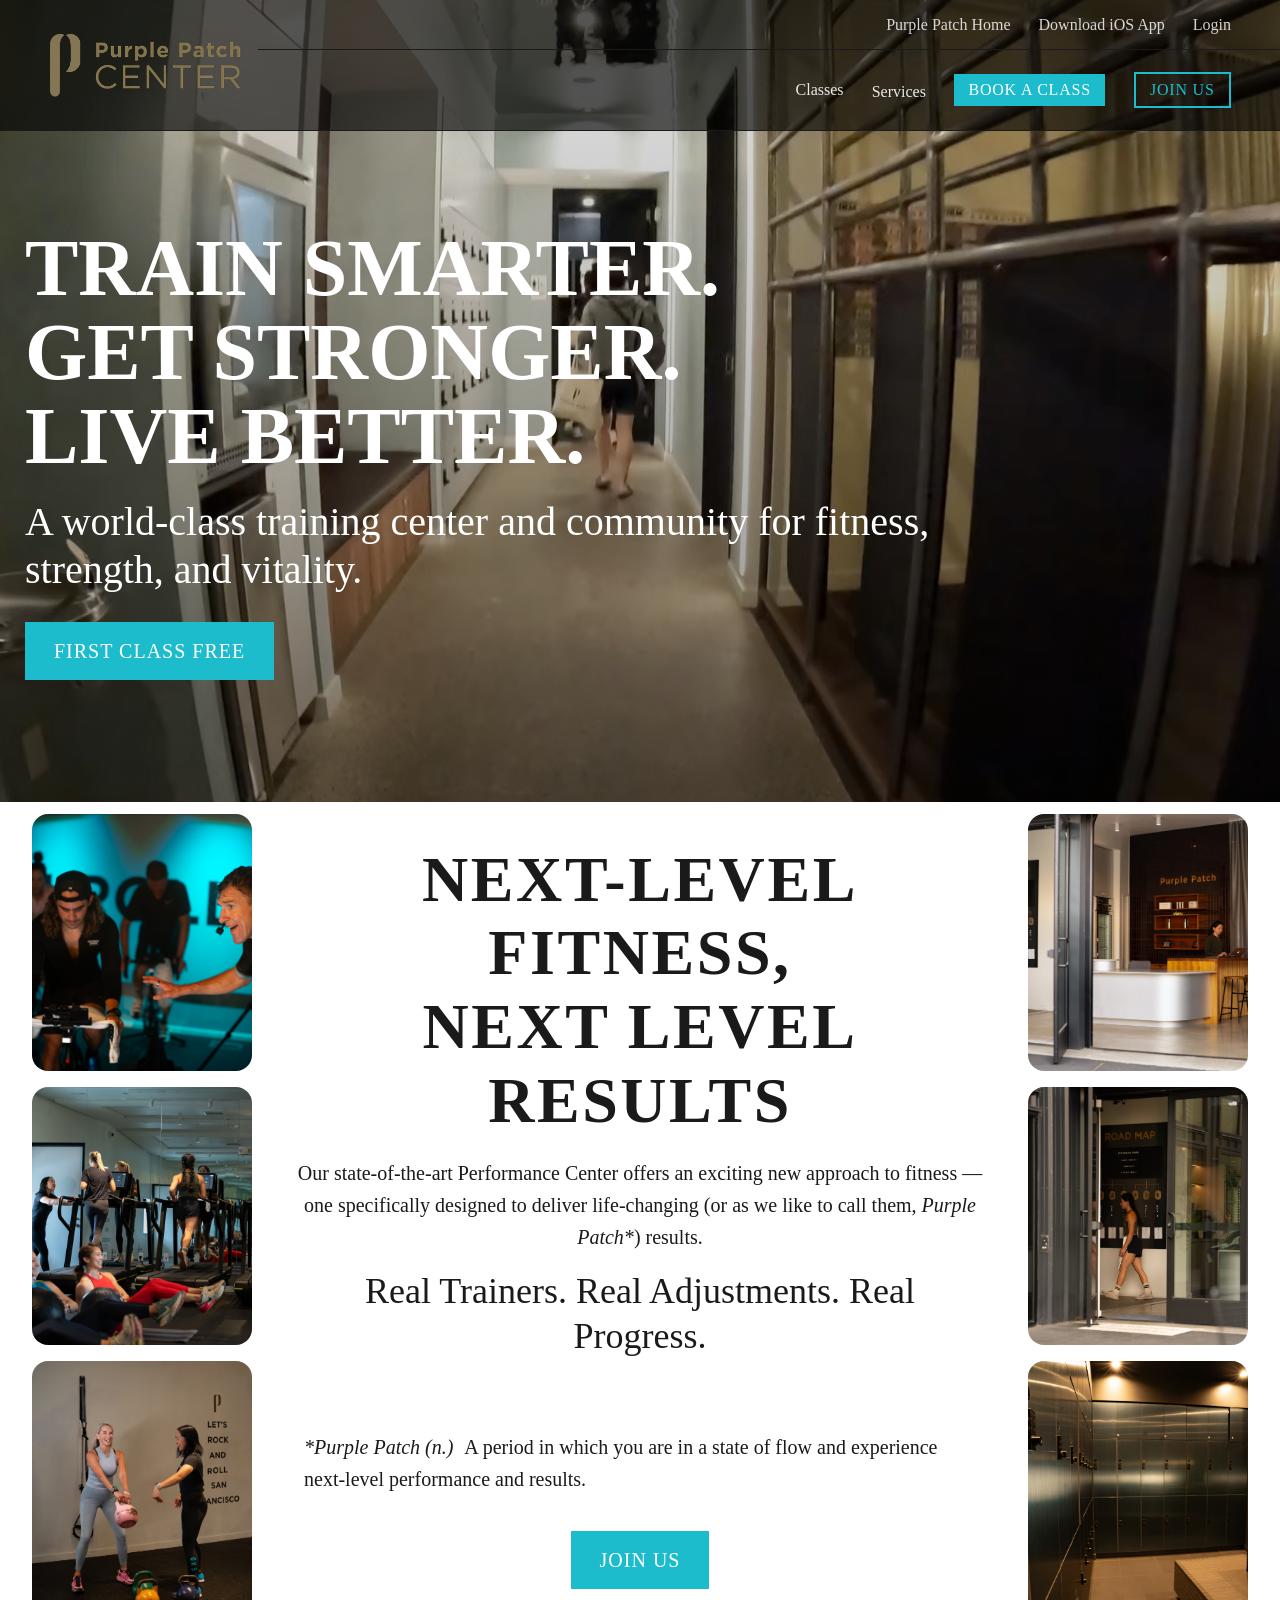
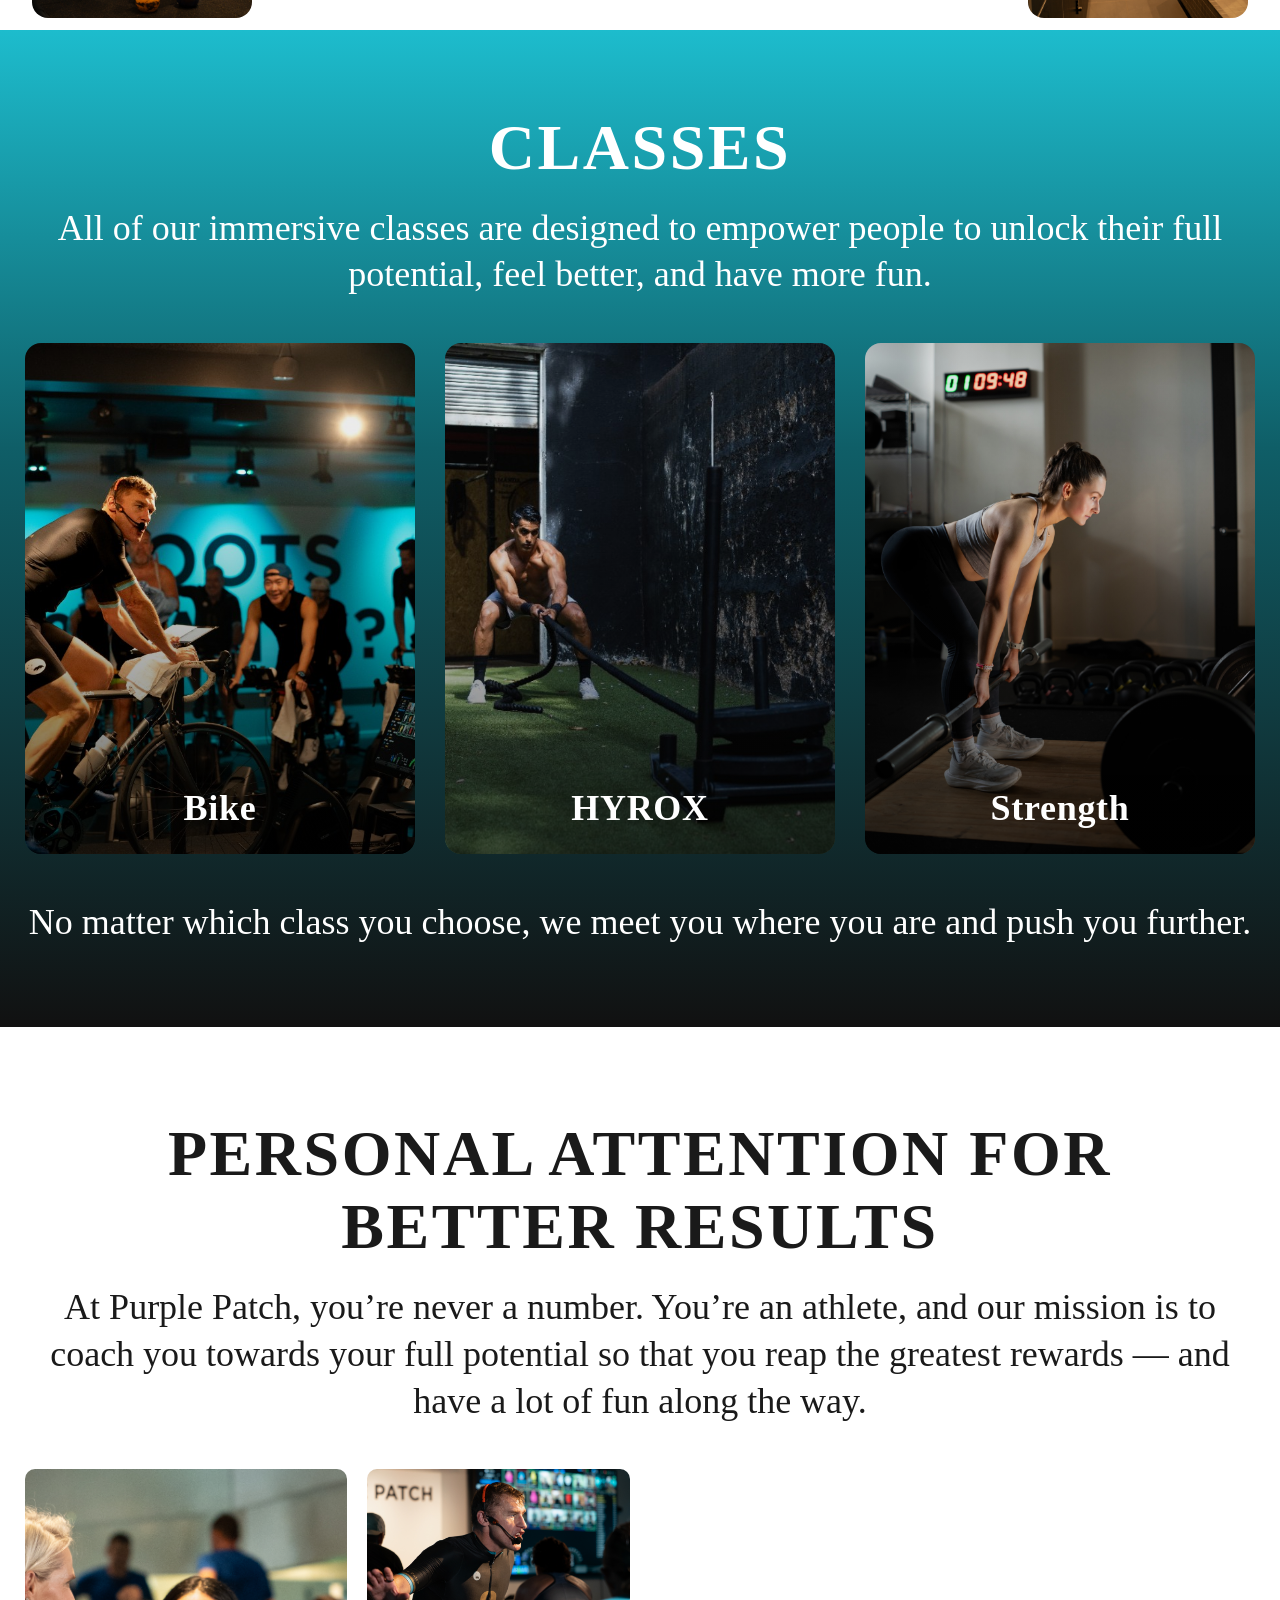
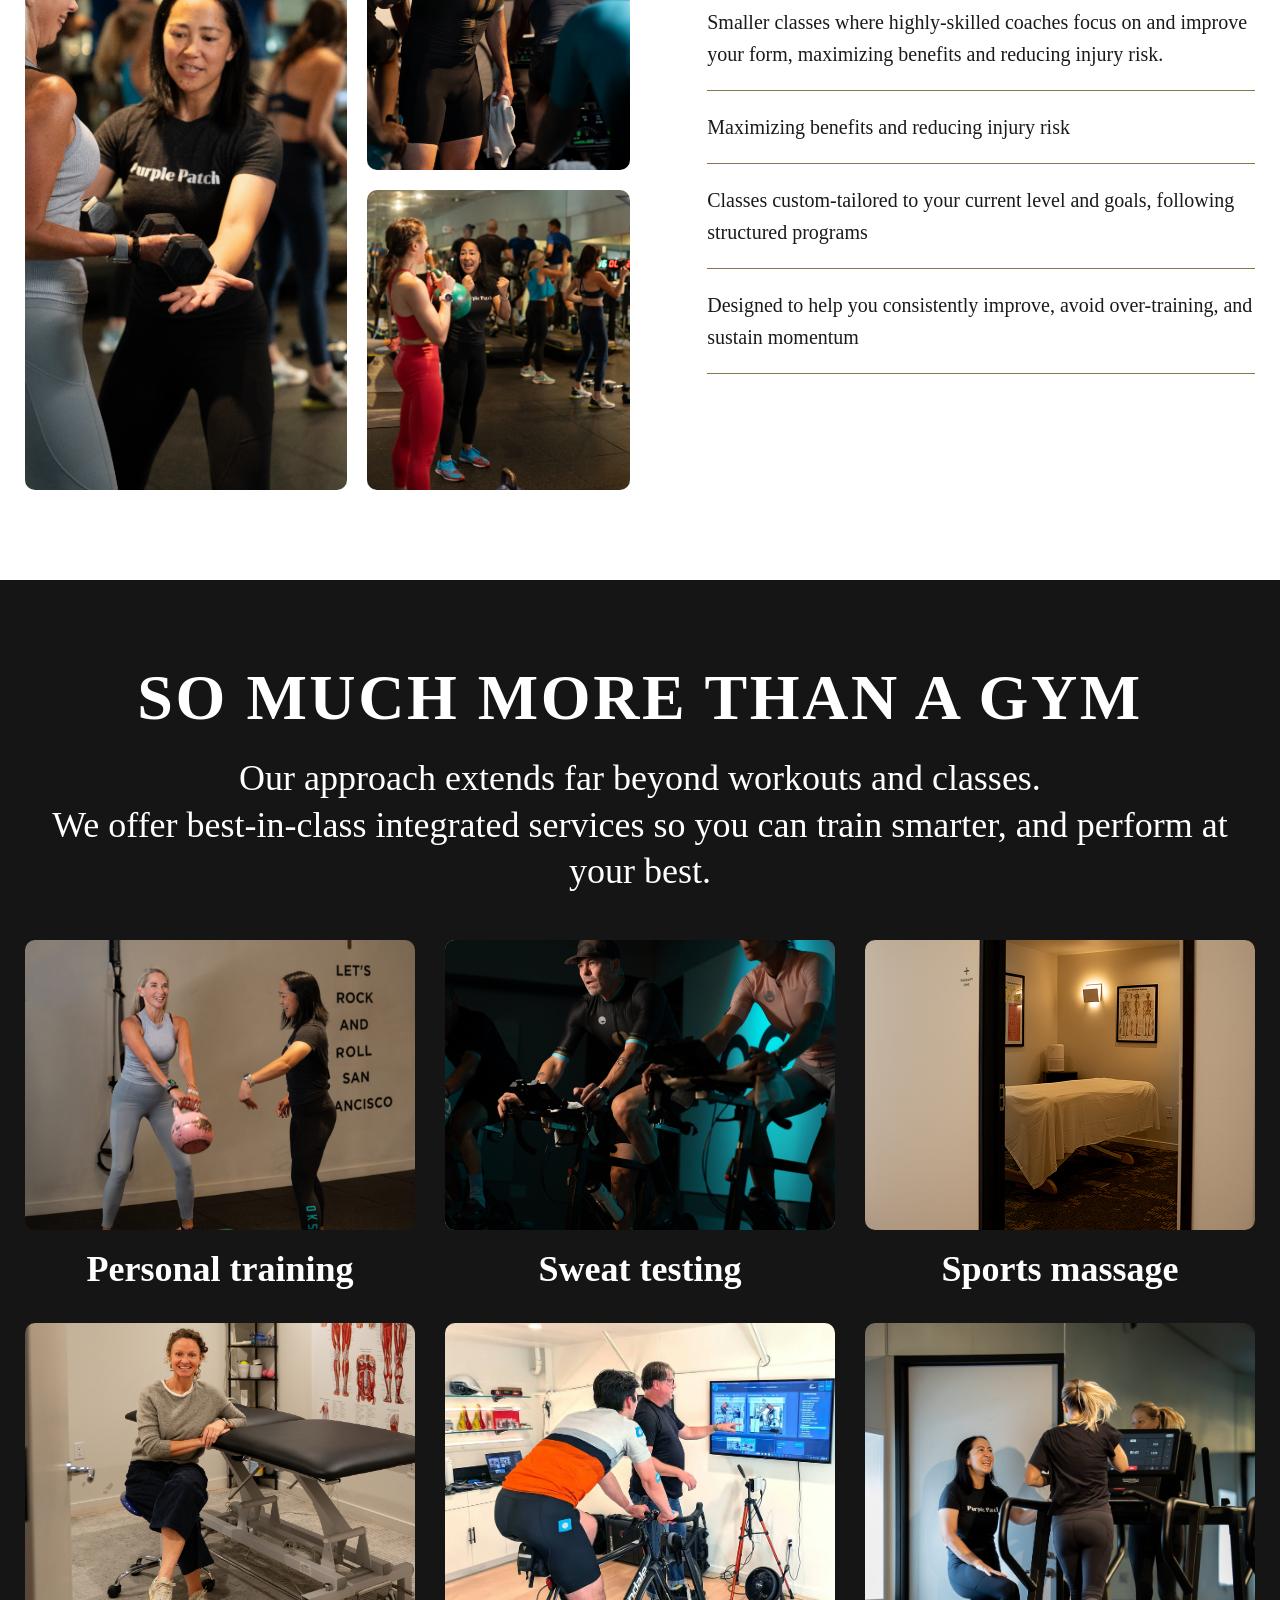
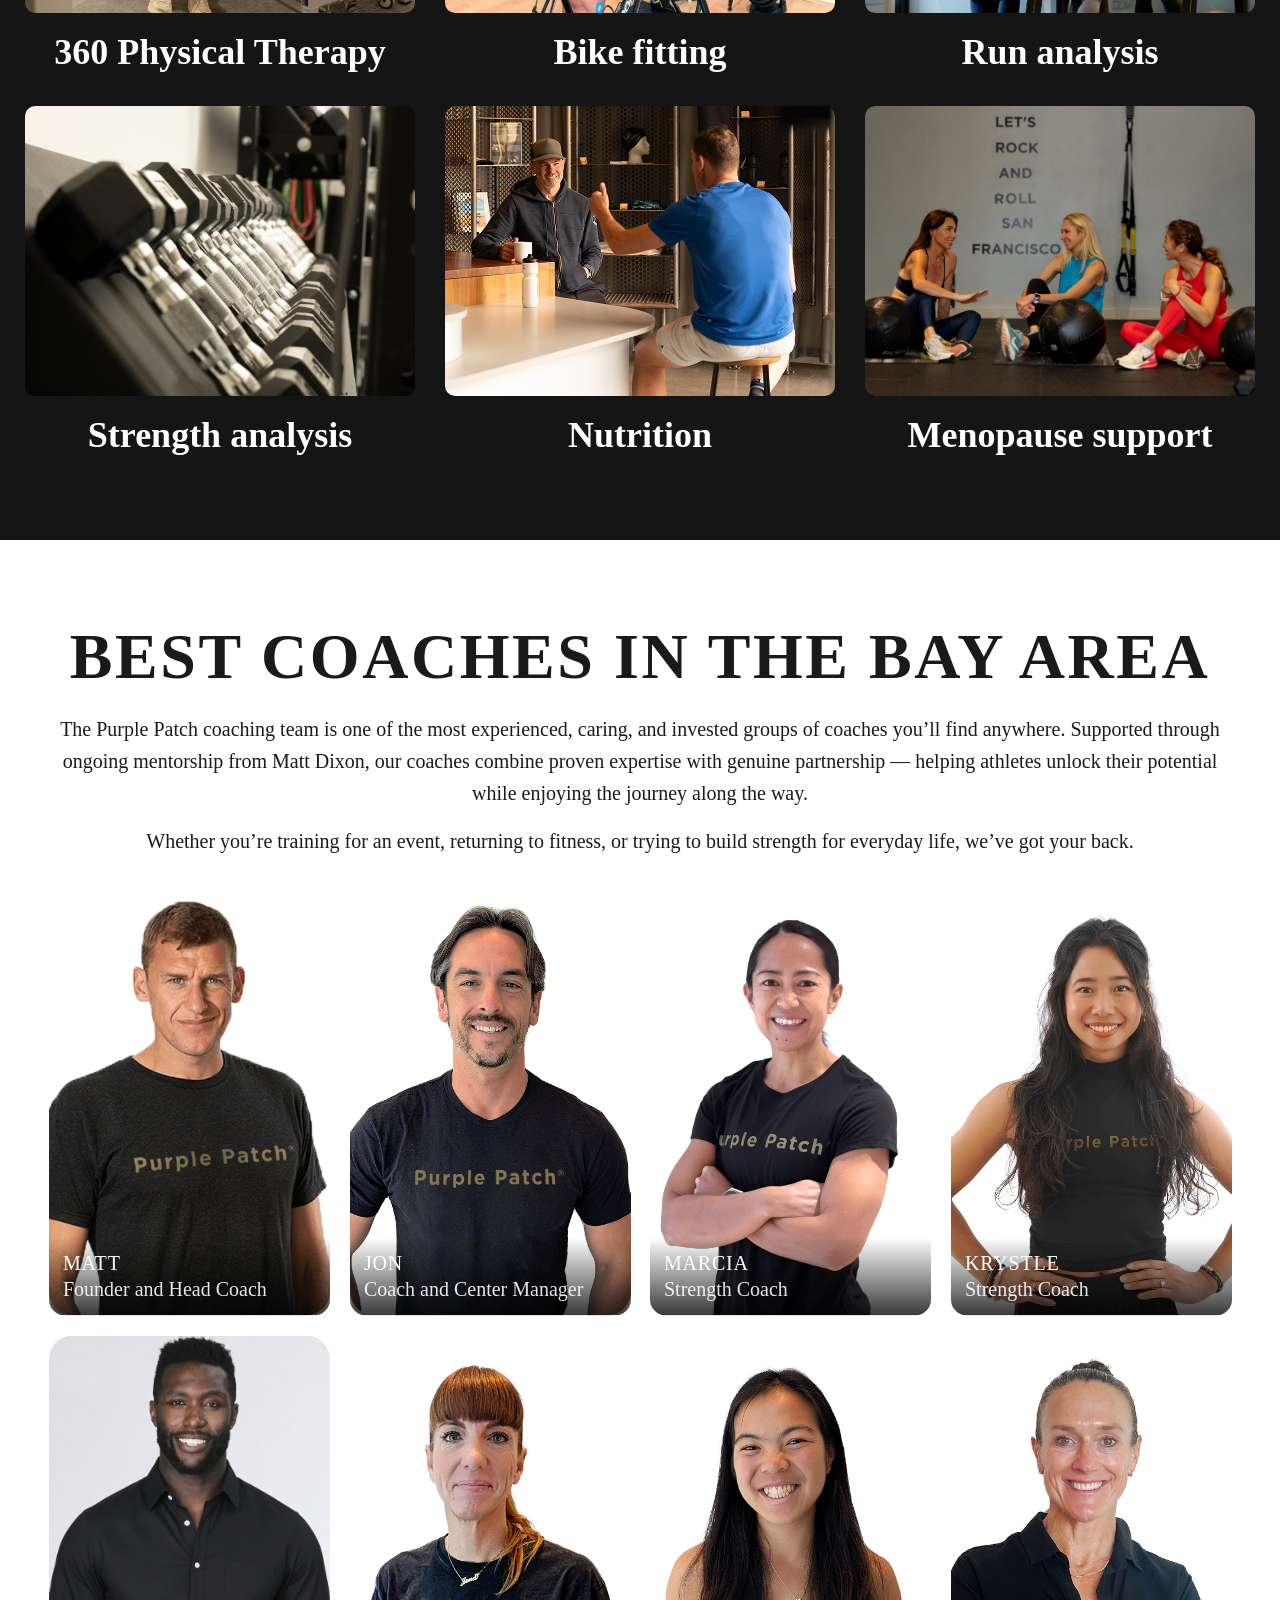
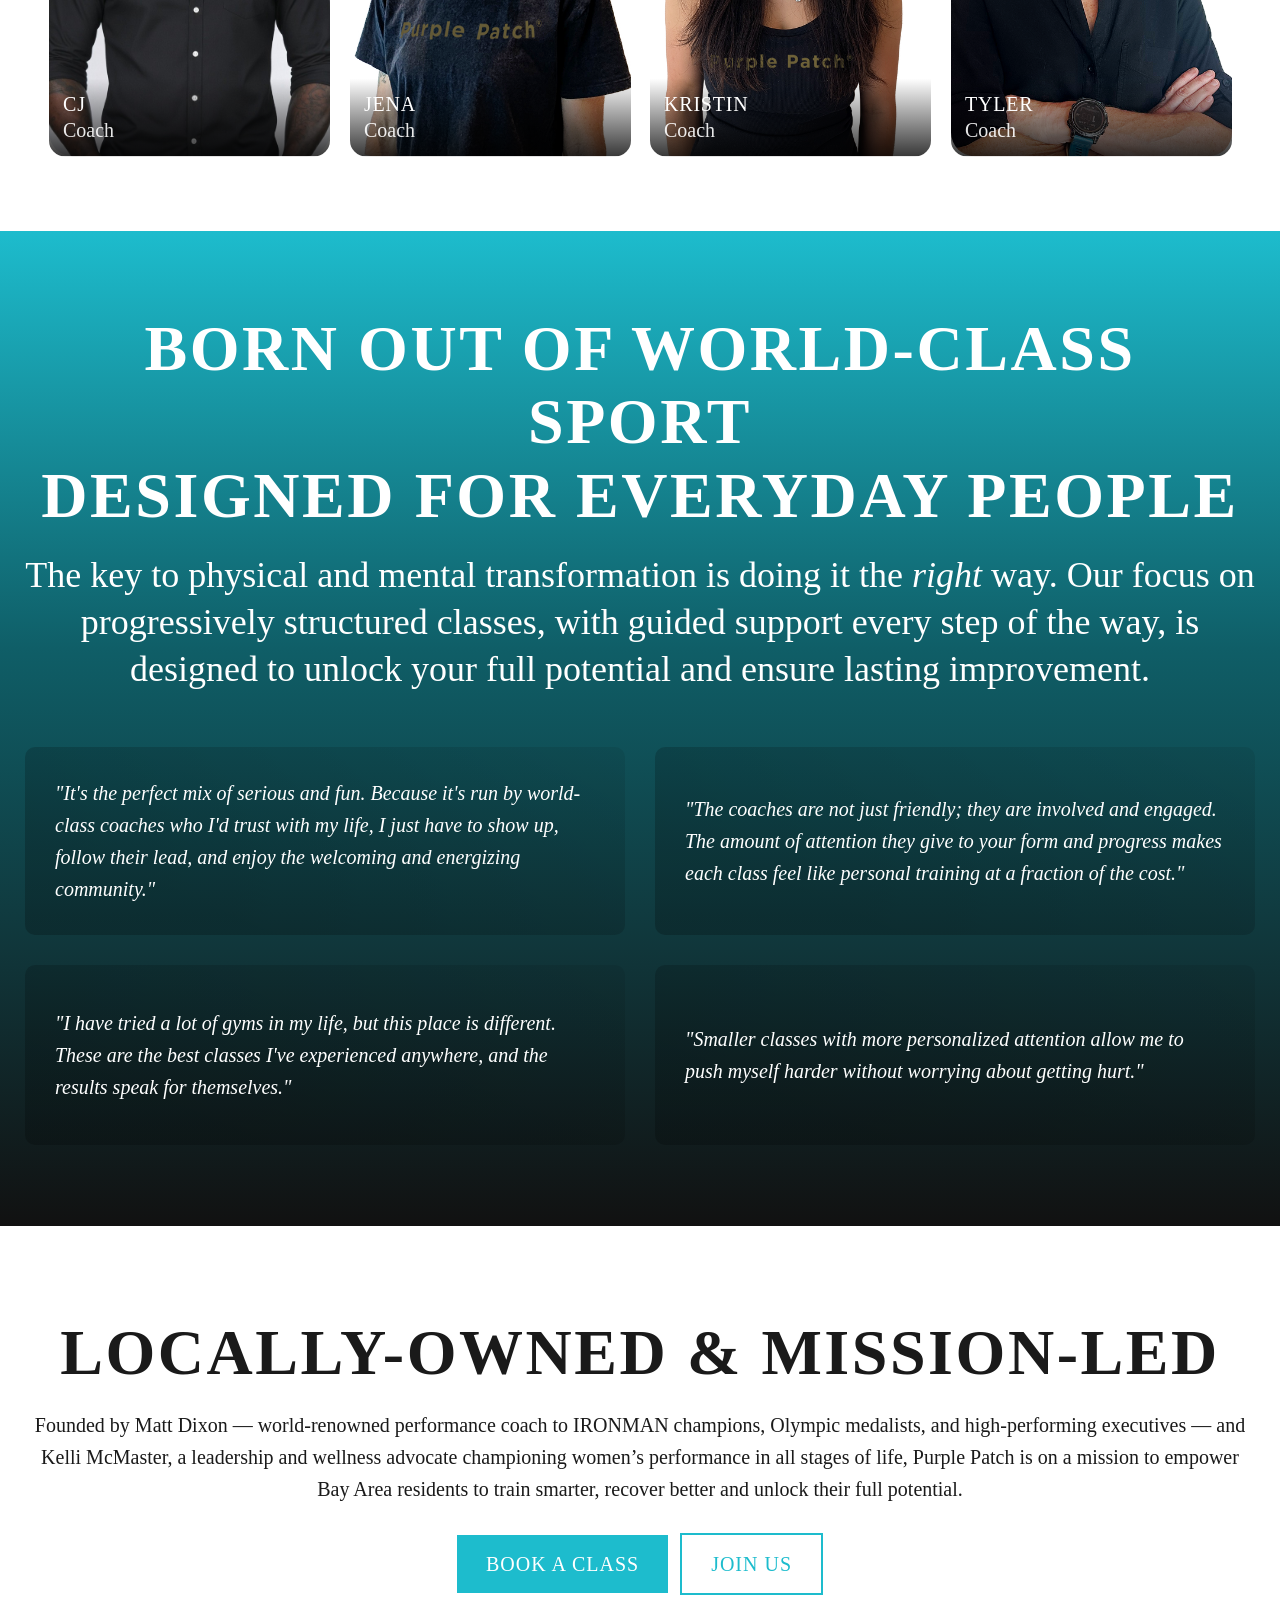
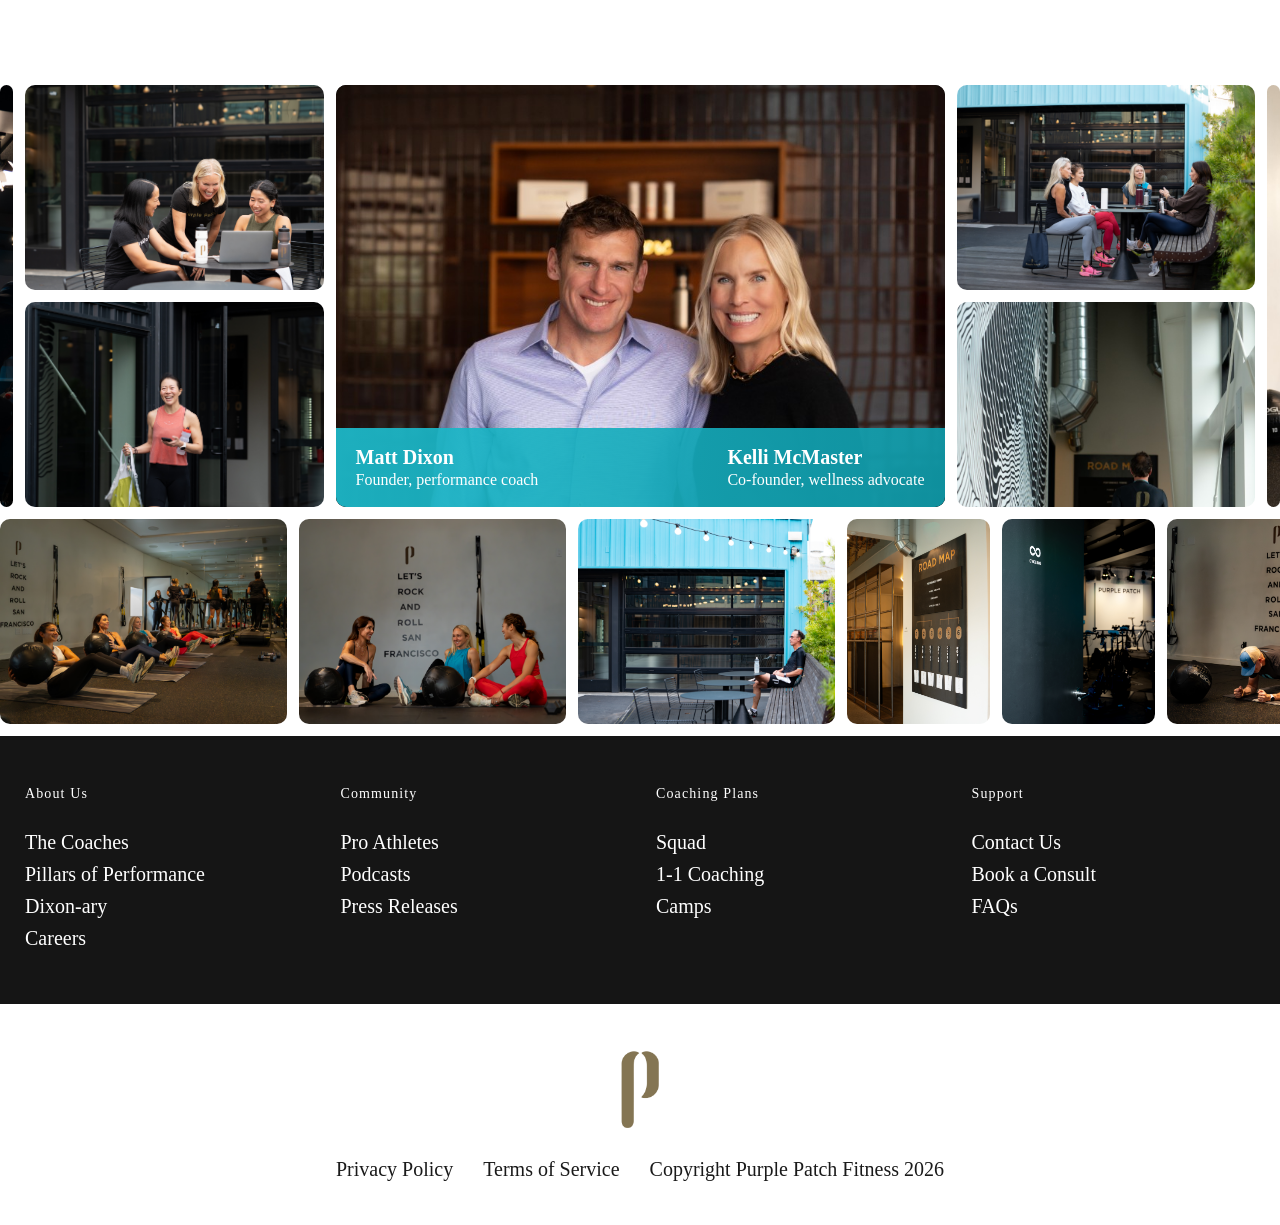
<file: index.html>
<!DOCTYPE html>
<html lang="en">
<head>
  <meta charset="UTF-8" />
  <meta name="viewport" content="width=device-width, initial-scale=1" />
  <meta http-equiv="refresh" content="0; url=performance-center-refined.html" />
  <link rel="canonical" href="performance-center-refined.html" />
  <title>Purple Patch Performance Center</title>
  <script>location.replace("performance-center-refined.html");</script>
</head>
<body>
  <p><a href="performance-center-refined.html">Purple Patch Performance Center</a></p>
</body>
</html>
</file>
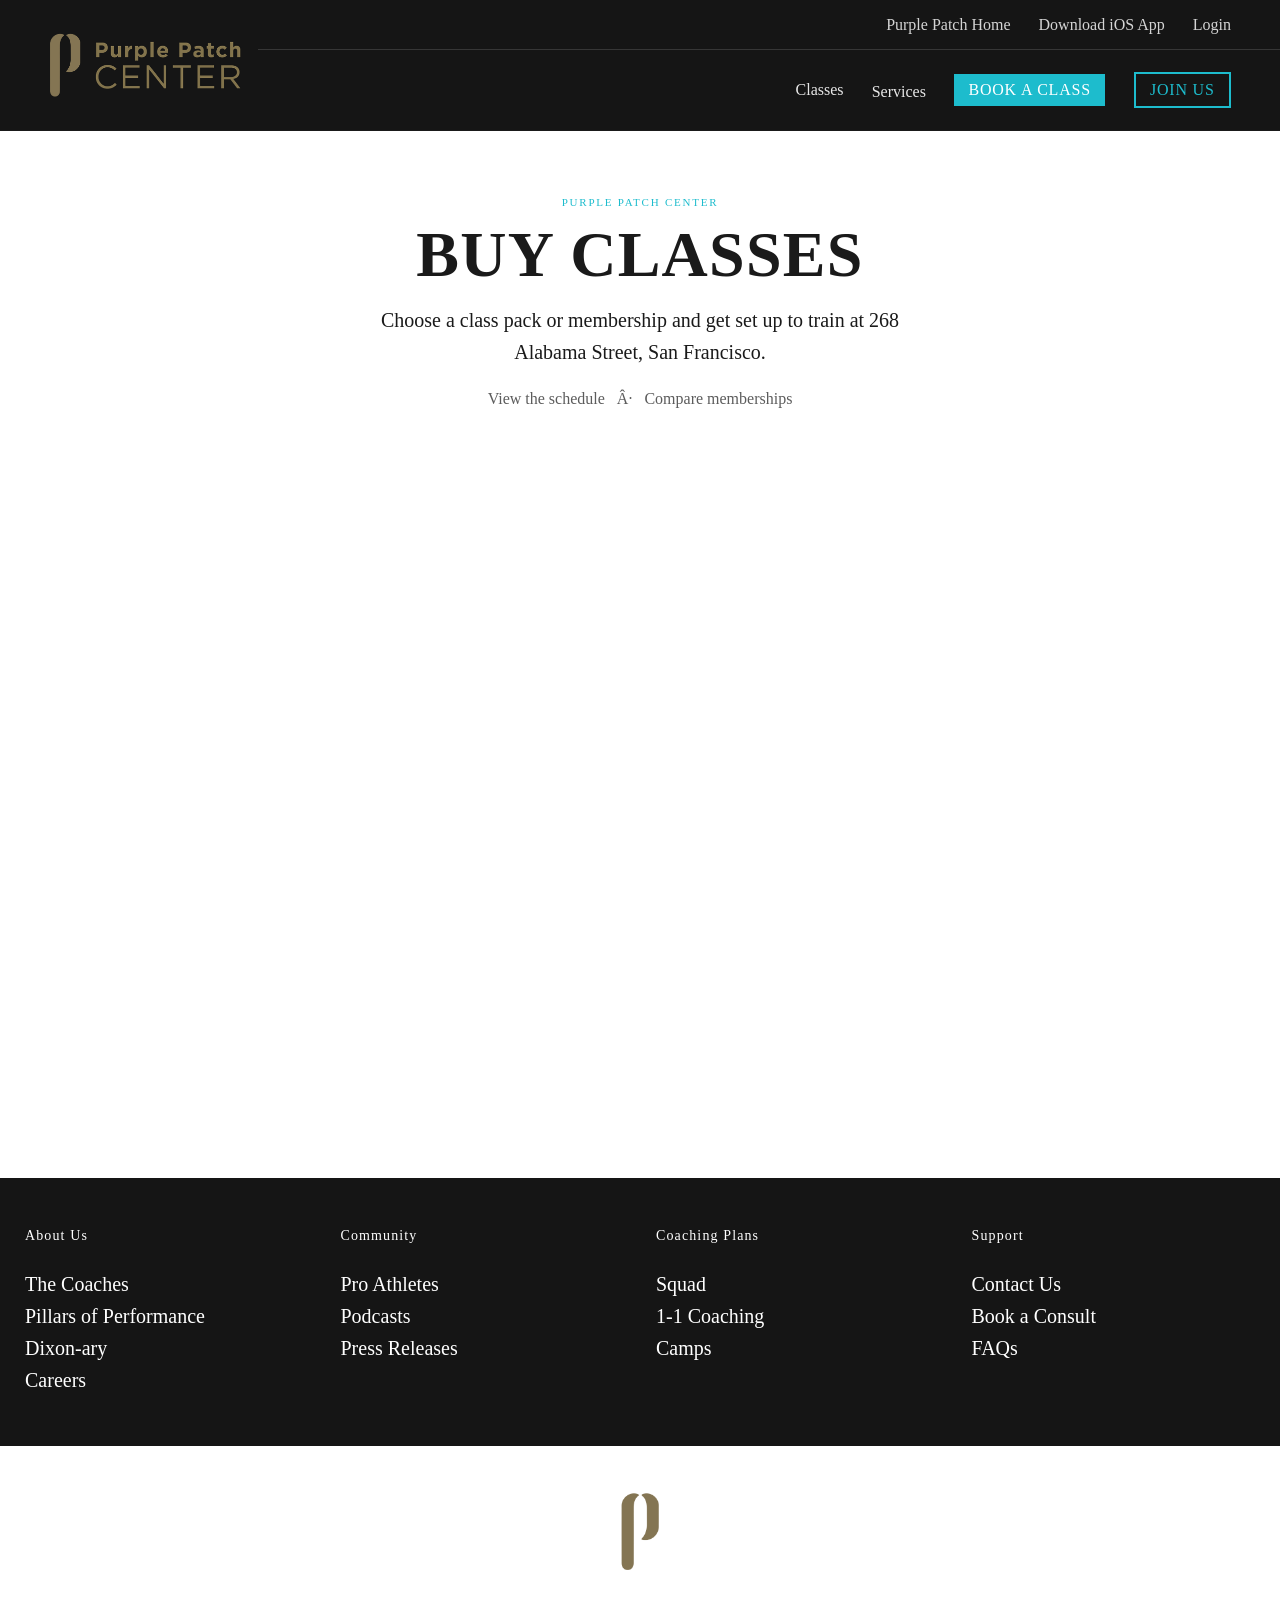
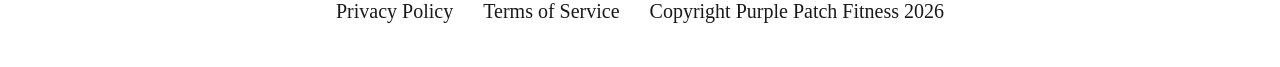
<file: buy/index.html>
<!DOCTYPE html>
<html lang="en">
<head>
  <meta charset="UTF-8" />
  <meta name="viewport" content="width=device-width, initial-scale=1" />
  <title>Buy Classes — Purple Patch Performance Center</title>
  <meta name="description" content="Purchase class packs and memberships for the Purple Patch Performance Center in San Francisco." />
  <link rel="stylesheet" href="../css/pp-mockup.css?v=123" />
  <link rel="stylesheet" href="../css/pp-mockup-refined.css?v=171" />
  <link rel="stylesheet" href="../css/pp-mockup-vertical.css?v=193" />
  <link rel="stylesheet" href="../css/pp-performance-center.css?v=98" />
  <link rel="stylesheet" href="https://integrations.marianatek.com/lib/mariana_web_integrations/3.*.*.css" />
</head>
<body class="page-refined page-tri-squad-overlap page-tri-squad-vertical page-performance-center page-pc-embed page-pc-buy">
  <header class="center-site-header" id="center-site-header">
    <div class="center-site-header__top">
      <div class="center-site-header__utility">
        <div class="center-site-header__utility-end">
          <a href="https://www.purplepatchfitness.com/">Purple Patch Home</a>
          <a href="https://apps.apple.com/us/app/purple-patch/id1502928860?ls=1">Download iOS App</a>
          <a href="../login/">Login</a>
        </div>
      </div>
    </div>
    <div class="center-site-header__main">
      <div class="center-site-header__bar">
        <a class="center-site-header__brand" href="../performance-center-refined.html">
          <img src="../images/performance-center/logo-center.png?v=2" alt="Purple Patch Center" width="382" height="127" />
        </a>
        <nav class="center-site-header__nav" aria-label="Primary">
          <a href="../performance-center-refined.html#classes">Classes</a>
          <div class="center-site-header__dropdown">
            <button type="button" class="center-site-header__drop-btn" aria-haspopup="true">Services</button>
            <div class="center-site-header__dropdown-panel">
              <a href="/purple-patch-center-preview/services/strategic-bike-fitting/">Strategic Bike Fitting with Chris Soden</a>
              <a href="/purple-patch-center-preview/services/smi-orthopedic-massage/">SMI Orthopedic Massage</a>
              <a href="/purple-patch-center-preview/services/sweat-testing/">Precision Hydration Sweat Testing</a>
              <a href="../services/physical-therapy/">360 Physical Therapy</a>
              <a href="/purple-patch-center-preview/services/personal-training/">Personal Training</a>
            </div>
          </div>
          <a class="btn-blue btn-blue--solid" href="../schedule/">Book a Class</a>
          <a class="btn-blue-outline" href="https://aviaviana14.github.io/purple-patch-center-preview/pricing/">Join Us</a>
        </nav>
        <button type="button" class="center-site-header__menu-btn" id="centerMenuButton" aria-expanded="false" aria-controls="centerMenuPanel" aria-label="Open menu">
          <svg xmlns="http://www.w3.org/2000/svg" viewBox="0 0 12 12" aria-hidden="true"><path fill="currentColor" d="M.5 2.5h11v1H.5zm0 3h11v1H.5zm0 3h11v1H.5z"/></svg>
        </button>
      </div>
    </div>
  </header>

  <div class="center-site-menu" id="centerMenuPanel" hidden>
    <div class="center-site-menu__top">
      <a class="center-site-header__brand" href="../performance-center-refined.html">
        <img src="../images/performance-center/logo-center.png?v=2" alt="Purple Patch Center" width="382" height="127" />
      </a>
      <button type="button" class="center-site-menu__close" id="centerMenuClose" aria-label="Close menu">
        <svg xmlns="http://www.w3.org/2000/svg" viewBox="0 0 12 12" aria-hidden="true"><path fill="currentColor" d="M2.1 1.4 6 5.3l3.9-3.9.7.7L6.7 6l3.9 3.9-.7.7L6 6.7l-3.9 3.9-.7-.7L5.3 6 1.4 2.1z"/></svg>
      </button>
    </div>
    <nav class="center-site-menu__nav" aria-label="Mobile">
      <p class="center-site-menu__label">Quick Links</p>
      <div class="center-site-menu__sub">
        <a href="https://www.purplepatchfitness.com/">Purple Patch Home</a>
        <a href="https://apps.apple.com/us/app/purple-patch/id1502928860?ls=1">Download iOS App</a>
        <a href="../login/">Login</a>
      </div>
      <a href="../performance-center-refined.html#classes">Classes</a>
      <p class="center-site-menu__label">Services</p>
      <div class="center-site-menu__sub">
        <a href="/purple-patch-center-preview/services/strategic-bike-fitting/">Strategic Bike Fitting with Chris Soden</a>
        <a href="/purple-patch-center-preview/services/smi-orthopedic-massage/">SMI Orthopedic Massage</a>
        <a href="/purple-patch-center-preview/services/sweat-testing/">Precision Hydration Sweat Testing</a>
        <a href="../services/physical-therapy/">360 Physical Therapy</a>
        <a href="/purple-patch-center-preview/services/personal-training/">Personal Training</a>
      </div>
    </nav>
    <div class="center-site-menu__actions">
      <a class="btn-blue btn-blue--solid" href="../schedule/">Book a Class</a>
      <a class="btn-blue-outline" href="https://aviaviana14.github.io/purple-patch-center-preview/pricing/">Join Us</a>
    </div>
  </div>

  <main class="center-schedule" id="top">
    <div class="center-schedule__intro">
      <p class="center-schedule__eyebrow">Purple Patch Center</p>
      <h1>Buy Classes</h1>
      <p class="lead">Choose a class pack or membership and get set up to train at 268 Alabama Street, San Francisco.</p>
      <p class="center-schedule__meta">
        <a href="../schedule/">View the schedule</a>
        <span aria-hidden="true">Â·</span>
        <a href="https://aviaviana14.github.io/purple-patch-center-preview/pricing/">Compare memberships</a>
      </p>
    </div>
    <div class="center-schedule__embed">
      <div data-mariana-integrations="/buy"></div>
    </div>
  </main>

  <section class="surface surface--footer-links" data-pp-block="footer-links">
    <div class="footer-links-grid">
      <div>
        <h3>About Us</h3>
        <ul>
          <li><a href="https://www.purplepatchfitness.com/coaches">The Coaches</a></li>
          <li><a href="https://www.purplepatchfitness.com/pillarsofperformance">Pillars of Performance</a></li>
          <li><a href="https://www.purplepatchfitness.com/the-dixonary">Dixon-ary</a></li>
          <li><a href="https://www.purplepatchfitness.com/careers-page">Careers</a></li>
        </ul>
      </div>
      <div>
        <h3>Community</h3>
        <ul>
          <li><a href="https://www.purplepatchfitness.com/our-methodology">Pro Athletes</a></li>
          <li><a href="https://www.purplepatchfitness.com/podcast">Podcasts</a></li>
          <li><a href="https://www.purplepatchfitness.com/press">Press Releases</a></li>
        </ul>
      </div>
      <div>
        <h3>Coaching Plans</h3>
        <ul>
          <li><a href="https://squad.purplepatchfitness.com">Squad</a></li>
          <li><a href="https://www.purplepatchfitness.com/11-coached">1-1 Coaching</a></li>
          <li><a href="https://store.purplepatchfitness.com/collections/camps">Camps</a></li>
        </ul>
      </div>
      <div>
        <h3>Support</h3>
        <ul>
          <li><a href="https://education.purplepatchfitness.com/hc/en-us/requests/new">Contact Us</a></li>
          <li><a href="https://www.purplepatchfitness.com/coachingconsult">Book a Consult</a></li>
          <li><a href="https://education.purplepatchfitness.com/hc/en-us/sections/360003587694-Purple-Patch-FAQ">FAQs</a></li>
        </ul>
      </div>
    </div>
  </section>

  <footer class="site-footer" data-pp-block="footer">
    <img src="../images/performance-center/footer-plogo-gold.png" alt="Purple Patch Fitness" />
    <ul class="site-footer__legal">
      <li><a href="https://www.purplepatchfitness.com/pp-privacy-policy">Privacy Policy</a></li>
      <li><a href="https://www.purplepatchfitness.com/purple-patch-terms-and-conditions">Terms of Service</a></li>
      <li><a href="https://www.purplepatchfitness.com/">Copyright Purple Patch Fitness <span id="copyright-year"></span></a></li>
    </ul>
  </footer>

  <script src="../js/study-system-vertical.js?v=42"></script>
  <script src="../js/performance-center-site.js?v=15"></script>
  <script src="https://integrations.marianatek.com/lib/mariana_web_integrations/3.*.*.js" charset="utf-8"></script>
  <script>
    (function () {
      var TENANT_NAME = "purplepatchfitness";
      var d = document;
      var sA = ["polyfills", "js"];
      for (var i = 0; i < sA.length; i++) {
        var s = d.createElement("script");
        s.src = "https://" + TENANT_NAME + ".marianaiframes.com/" + sA[i];
        s.setAttribute("data-timestamp", +new Date());
        (d.head || d.body).appendChild(s);
      }
    })();
  </script>
  <noscript>
    Please enable JavaScript to view the
    <a href="https://marianatek.com/?ref_noscript" rel="nofollow">purchase options powered by Mariana Tek</a>.
  </noscript>
</body>
</html>
</file>
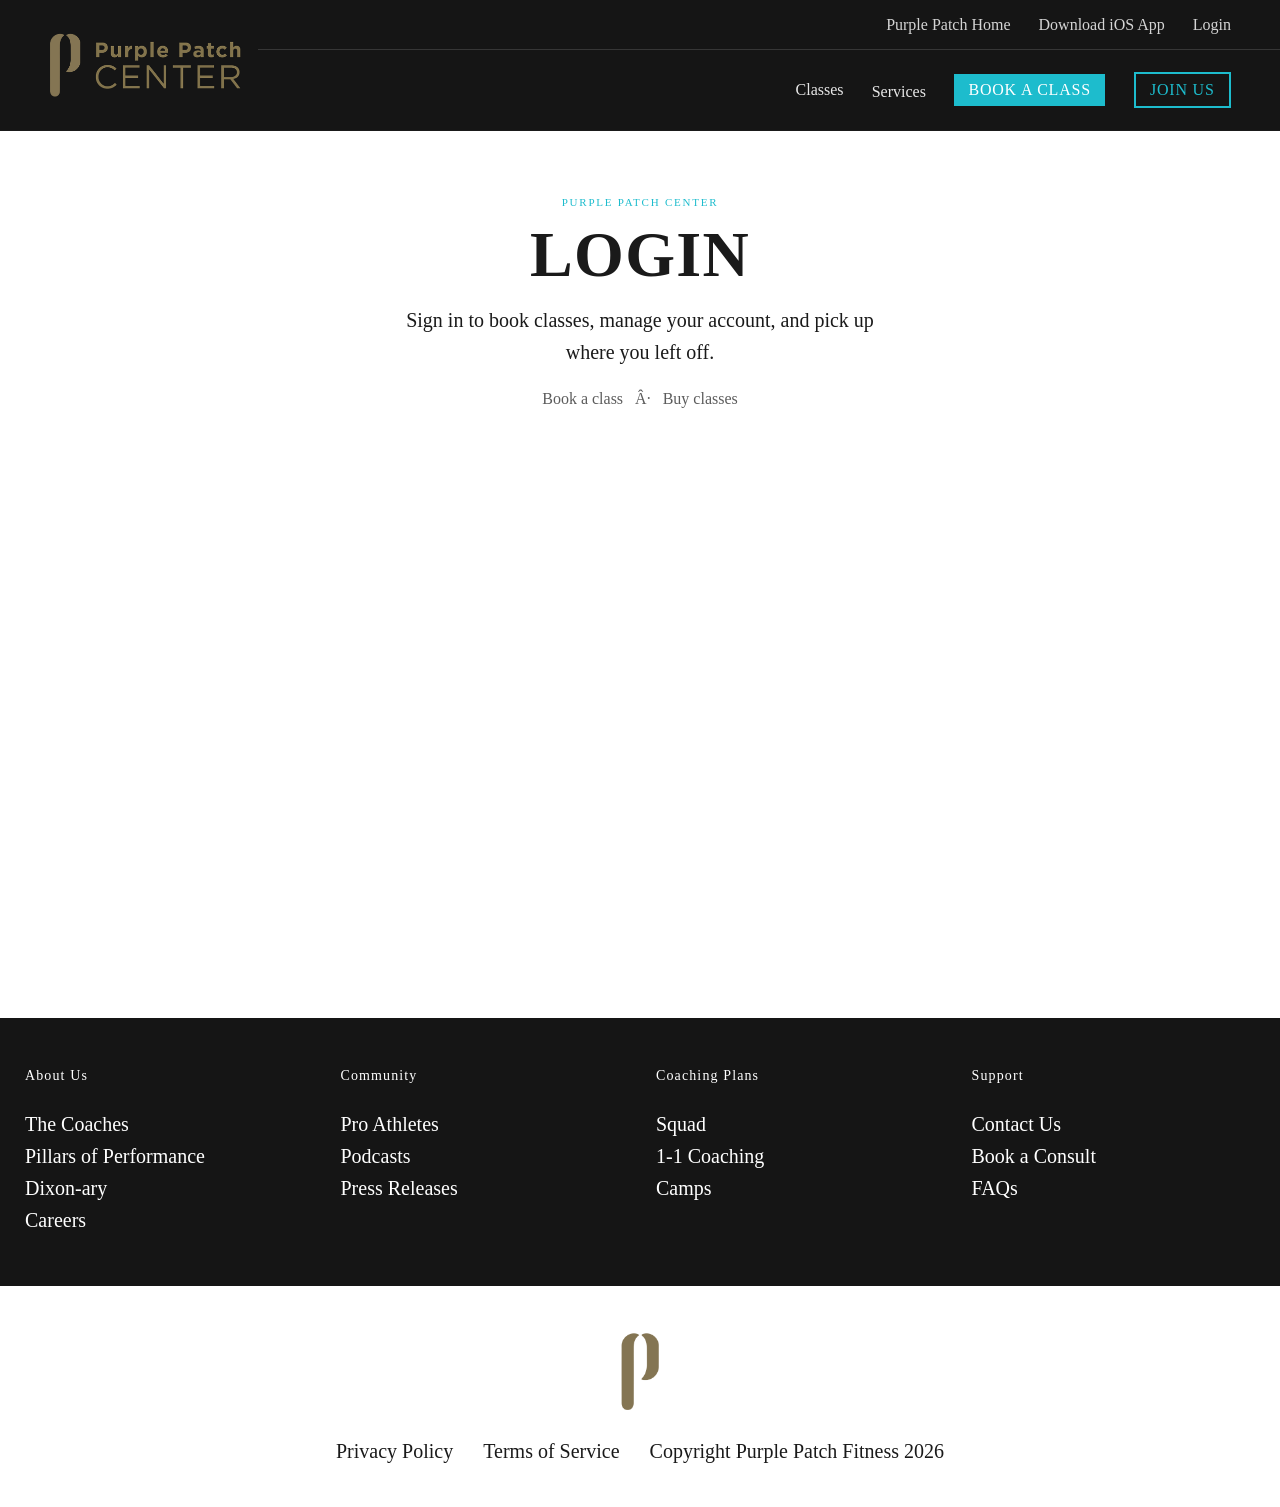
<file: login/index.html>
<!DOCTYPE html>
<html lang="en">
<head>
  <meta charset="UTF-8" />
  <meta name="viewport" content="width=device-width, initial-scale=1" />
  <title>Login — Purple Patch Performance Center</title>
  <meta name="description" content="Sign in to your Purple Patch Center account to book classes and manage your membership." />
  <link rel="stylesheet" href="../css/pp-mockup.css?v=123" />
  <link rel="stylesheet" href="../css/pp-mockup-refined.css?v=171" />
  <link rel="stylesheet" href="../css/pp-mockup-vertical.css?v=193" />
  <link rel="stylesheet" href="../css/pp-performance-center.css?v=98" />
  <link rel="stylesheet" href="https://integrations.marianatek.com/lib/mariana_web_integrations/3.*.*.css" />
</head>
<body class="page-refined page-tri-squad-overlap page-tri-squad-vertical page-performance-center page-pc-embed page-pc-login">
  <header class="center-site-header" id="center-site-header">
    <div class="center-site-header__top">
      <div class="center-site-header__utility">
        <div class="center-site-header__utility-end">
          <a href="https://www.purplepatchfitness.com/">Purple Patch Home</a>
          <a href="https://apps.apple.com/us/app/purple-patch/id1502928860?ls=1">Download iOS App</a>
          <a href="../login/" aria-current="page">Login</a>
        </div>
      </div>
    </div>
    <div class="center-site-header__main">
      <div class="center-site-header__bar">
        <a class="center-site-header__brand" href="../performance-center-refined.html">
          <img src="../images/performance-center/logo-center.png?v=2" alt="Purple Patch Center" width="382" height="127" />
        </a>
        <nav class="center-site-header__nav" aria-label="Primary">
          <a href="../performance-center-refined.html#classes">Classes</a>
          <div class="center-site-header__dropdown">
            <button type="button" class="center-site-header__drop-btn" aria-haspopup="true">Services</button>
            <div class="center-site-header__dropdown-panel">
              <a href="/purple-patch-center-preview/services/strategic-bike-fitting/">Strategic Bike Fitting with Chris Soden</a>
              <a href="/purple-patch-center-preview/services/smi-orthopedic-massage/">SMI Orthopedic Massage</a>
              <a href="/purple-patch-center-preview/services/sweat-testing/">Precision Hydration Sweat Testing</a>
              <a href="../services/physical-therapy/">360 Physical Therapy</a>
              <a href="/purple-patch-center-preview/services/personal-training/">Personal Training</a>
            </div>
          </div>
          <a class="btn-blue btn-blue--solid" href="../schedule/">Book a Class</a>
          <a class="btn-blue-outline" href="https://aviaviana14.github.io/purple-patch-center-preview/pricing/">Join Us</a>
        </nav>
        <button type="button" class="center-site-header__menu-btn" id="centerMenuButton" aria-expanded="false" aria-controls="centerMenuPanel" aria-label="Open menu">
          <svg xmlns="http://www.w3.org/2000/svg" viewBox="0 0 12 12" aria-hidden="true"><path fill="currentColor" d="M.5 2.5h11v1H.5zm0 3h11v1H.5zm0 3h11v1H.5z"/></svg>
        </button>
      </div>
    </div>
  </header>

  <div class="center-site-menu" id="centerMenuPanel" hidden>
    <div class="center-site-menu__top">
      <a class="center-site-header__brand" href="../performance-center-refined.html">
        <img src="../images/performance-center/logo-center.png?v=2" alt="Purple Patch Center" width="382" height="127" />
      </a>
      <button type="button" class="center-site-menu__close" id="centerMenuClose" aria-label="Close menu">
        <svg xmlns="http://www.w3.org/2000/svg" viewBox="0 0 12 12" aria-hidden="true"><path fill="currentColor" d="M2.1 1.4 6 5.3l3.9-3.9.7.7L6.7 6l3.9 3.9-.7.7L6 6.7l-3.9 3.9-.7-.7L5.3 6 1.4 2.1z"/></svg>
      </button>
    </div>
    <nav class="center-site-menu__nav" aria-label="Mobile">
      <p class="center-site-menu__label">Quick Links</p>
      <div class="center-site-menu__sub">
        <a href="https://www.purplepatchfitness.com/">Purple Patch Home</a>
        <a href="https://apps.apple.com/us/app/purple-patch/id1502928860?ls=1">Download iOS App</a>
        <a href="../login/" aria-current="page">Login</a>
      </div>
      <a href="../performance-center-refined.html#classes">Classes</a>
      <p class="center-site-menu__label">Services</p>
      <div class="center-site-menu__sub">
        <a href="/purple-patch-center-preview/services/strategic-bike-fitting/">Strategic Bike Fitting with Chris Soden</a>
        <a href="/purple-patch-center-preview/services/smi-orthopedic-massage/">SMI Orthopedic Massage</a>
        <a href="/purple-patch-center-preview/services/sweat-testing/">Precision Hydration Sweat Testing</a>
        <a href="../services/physical-therapy/">360 Physical Therapy</a>
        <a href="/purple-patch-center-preview/services/personal-training/">Personal Training</a>
      </div>
    </nav>
    <div class="center-site-menu__actions">
      <a class="btn-blue btn-blue--solid" href="../schedule/">Book a Class</a>
      <a class="btn-blue-outline" href="https://aviaviana14.github.io/purple-patch-center-preview/pricing/">Join Us</a>
    </div>
  </div>

  <main class="center-schedule center-schedule--narrow" id="top">
    <div class="center-schedule__intro">
      <p class="center-schedule__eyebrow">Purple Patch Center</p>
      <h1>Login</h1>
      <p class="lead">Sign in to book classes, manage your account, and pick up where you left off.</p>
      <p class="center-schedule__meta">
        <a href="../schedule/">Book a class</a>
        <span aria-hidden="true">Â·</span>
        <a href="../buy/">Buy classes</a>
      </p>
    </div>
    <div class="center-schedule__embed center-schedule__embed--account">
      <div data-mariana-integrations="/account"></div>
    </div>
  </main>

  <section class="surface surface--footer-links" data-pp-block="footer-links">
    <div class="footer-links-grid">
      <div>
        <h3>About Us</h3>
        <ul>
          <li><a href="https://www.purplepatchfitness.com/coaches">The Coaches</a></li>
          <li><a href="https://www.purplepatchfitness.com/pillarsofperformance">Pillars of Performance</a></li>
          <li><a href="https://www.purplepatchfitness.com/the-dixonary">Dixon-ary</a></li>
          <li><a href="https://www.purplepatchfitness.com/careers-page">Careers</a></li>
        </ul>
      </div>
      <div>
        <h3>Community</h3>
        <ul>
          <li><a href="https://www.purplepatchfitness.com/our-methodology">Pro Athletes</a></li>
          <li><a href="https://www.purplepatchfitness.com/podcast">Podcasts</a></li>
          <li><a href="https://www.purplepatchfitness.com/press">Press Releases</a></li>
        </ul>
      </div>
      <div>
        <h3>Coaching Plans</h3>
        <ul>
          <li><a href="https://squad.purplepatchfitness.com">Squad</a></li>
          <li><a href="https://www.purplepatchfitness.com/11-coached">1-1 Coaching</a></li>
          <li><a href="https://store.purplepatchfitness.com/collections/camps">Camps</a></li>
        </ul>
      </div>
      <div>
        <h3>Support</h3>
        <ul>
          <li><a href="https://education.purplepatchfitness.com/hc/en-us/requests/new">Contact Us</a></li>
          <li><a href="https://www.purplepatchfitness.com/coachingconsult">Book a Consult</a></li>
          <li><a href="https://education.purplepatchfitness.com/hc/en-us/sections/360003587694-Purple-Patch-FAQ">FAQs</a></li>
        </ul>
      </div>
    </div>
  </section>

  <footer class="site-footer" data-pp-block="footer">
    <img src="../images/performance-center/footer-plogo-gold.png" alt="Purple Patch Fitness" />
    <ul class="site-footer__legal">
      <li><a href="https://www.purplepatchfitness.com/pp-privacy-policy">Privacy Policy</a></li>
      <li><a href="https://www.purplepatchfitness.com/purple-patch-terms-and-conditions">Terms of Service</a></li>
      <li><a href="https://www.purplepatchfitness.com/">Copyright Purple Patch Fitness <span id="copyright-year"></span></a></li>
    </ul>
  </footer>

  <script src="../js/study-system-vertical.js?v=42"></script>
  <script src="../js/performance-center-site.js?v=15"></script>
  <script src="https://integrations.marianatek.com/lib/mariana_web_integrations/3.*.*.js" charset="utf-8"></script>
  <script>
    (function () {
      var TENANT_NAME = "purplepatchfitness";
      var d = document;
      var sA = ["polyfills", "js"];
      for (var i = 0; i < sA.length; i++) {
        var s = d.createElement("script");
        s.src = "https://" + TENANT_NAME + ".marianaiframes.com/" + sA[i];
        s.setAttribute("data-timestamp", +new Date());
        (d.head || d.body).appendChild(s);
      }
    })();
  </script>
  <noscript>
    Please enable JavaScript to view the
    <a href="https://marianatek.com/?ref_noscript" rel="nofollow">account login powered by Mariana Tek</a>.
  </noscript>
</body>
</html>
</file>
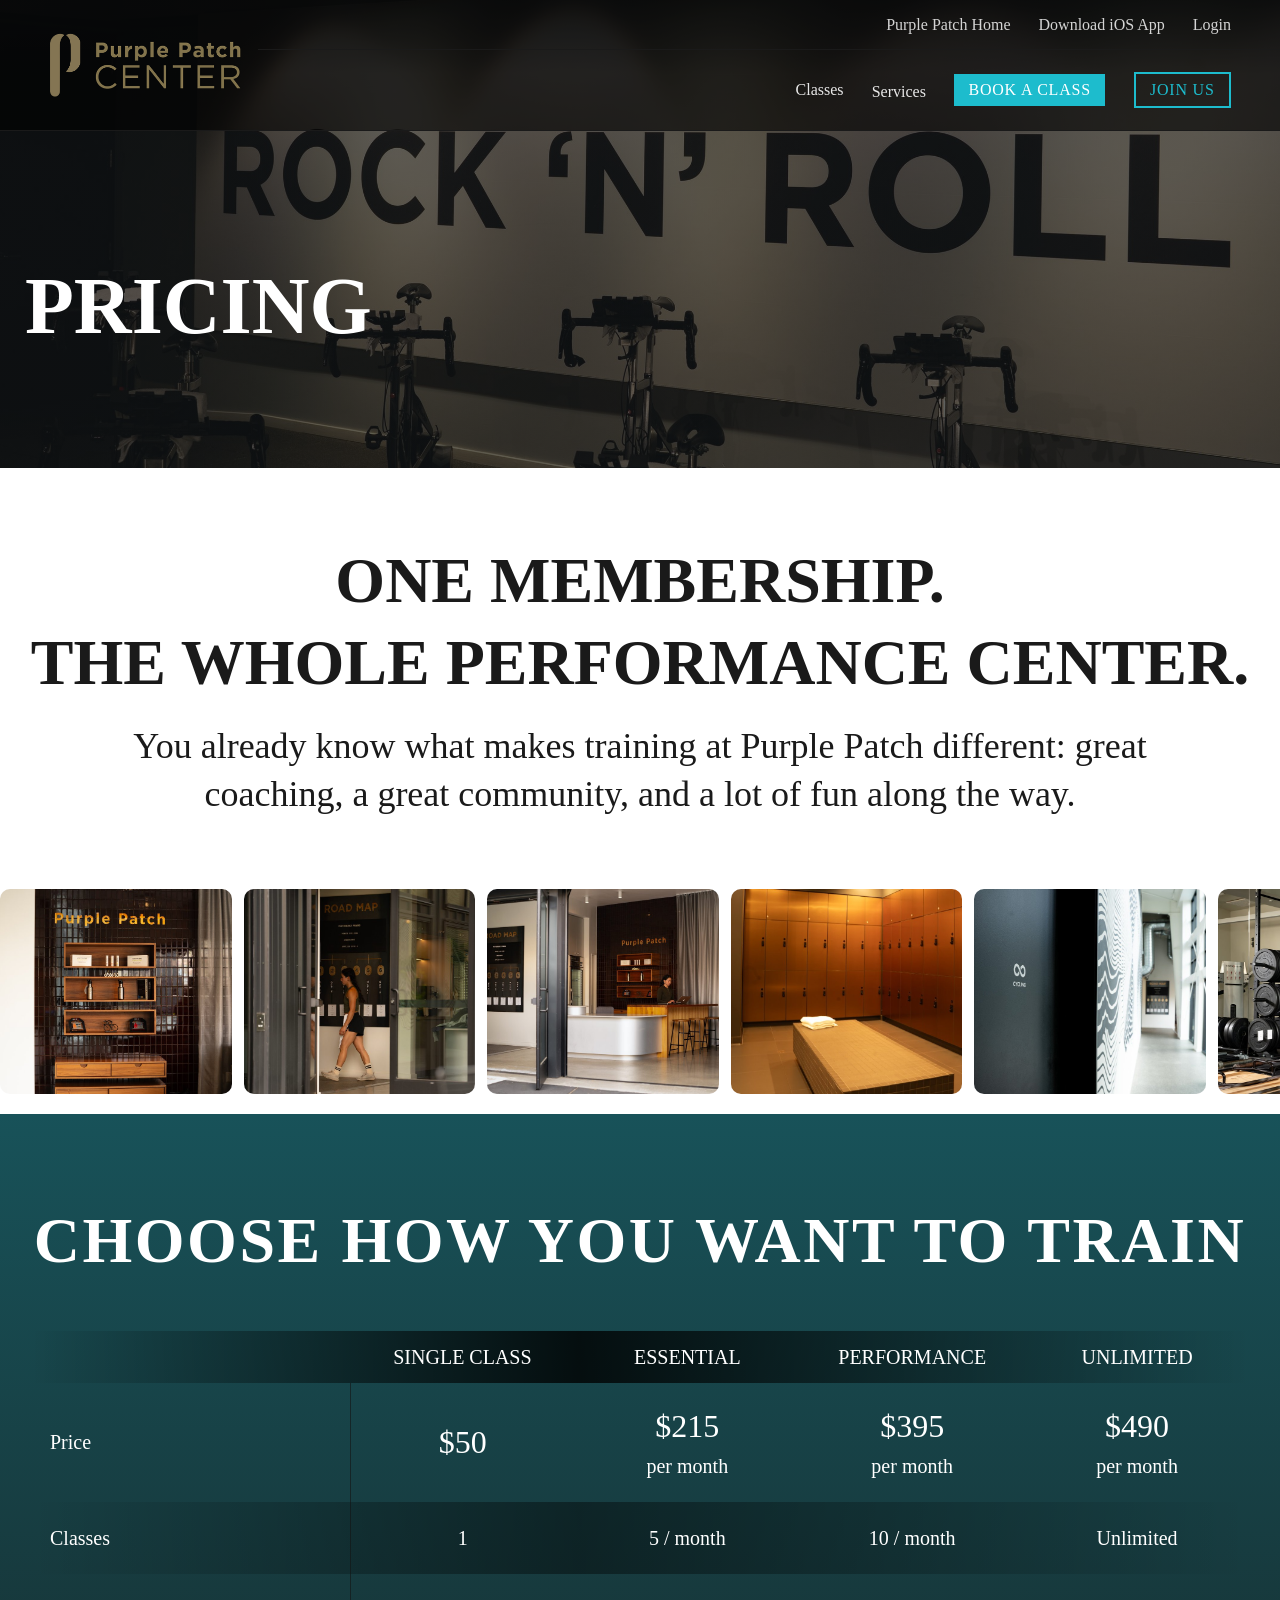
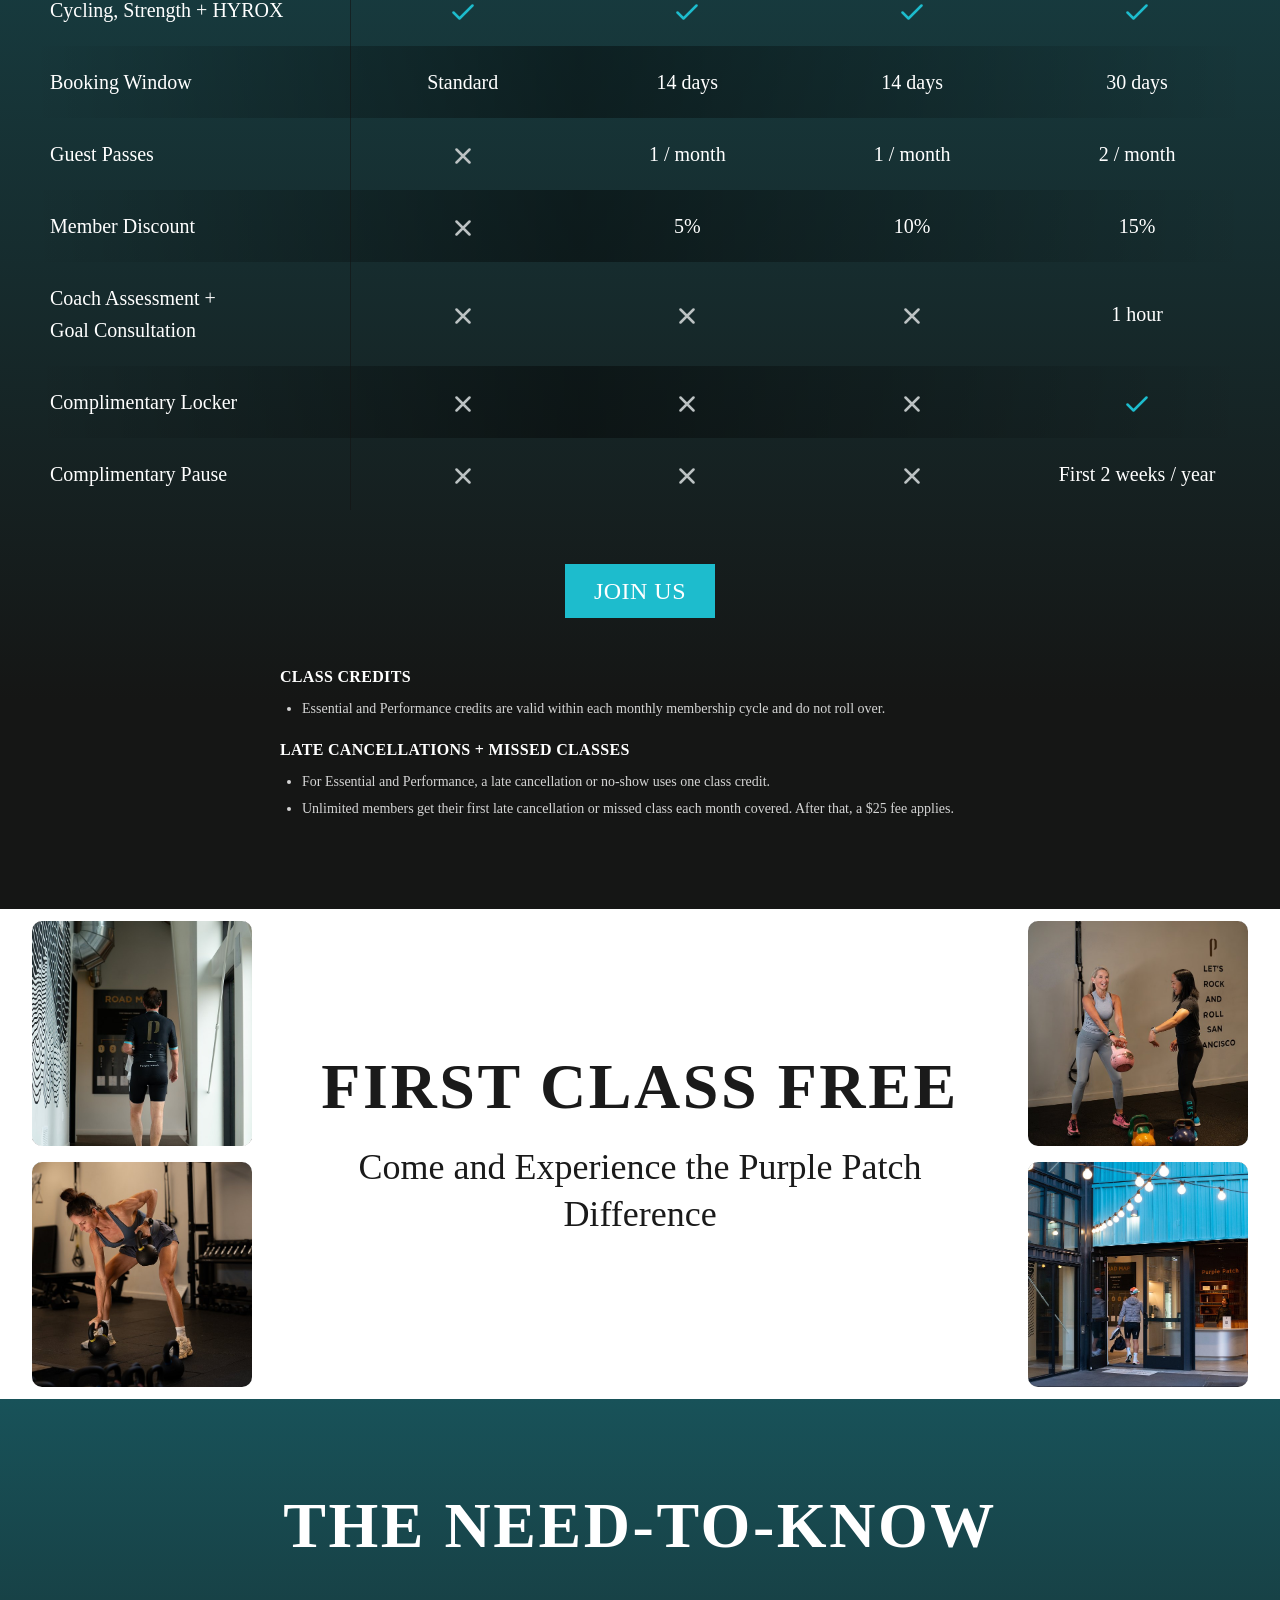
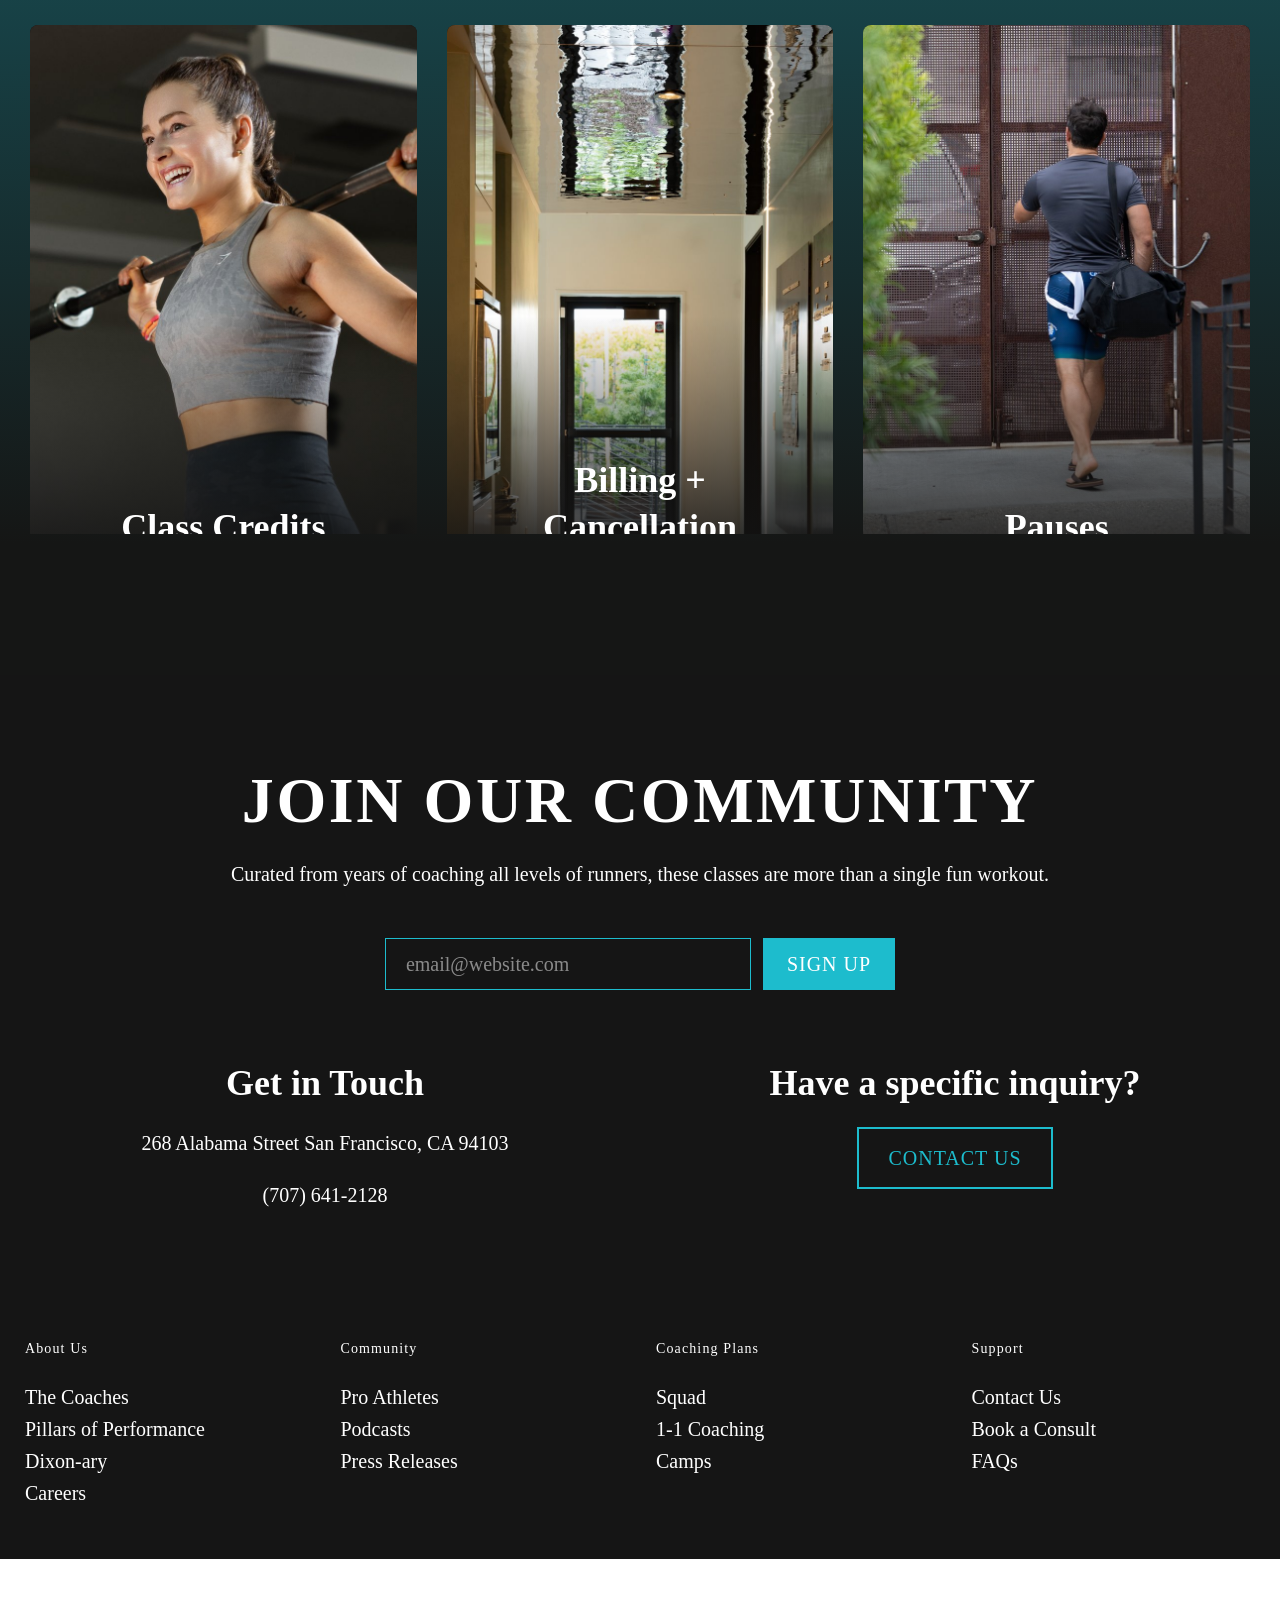
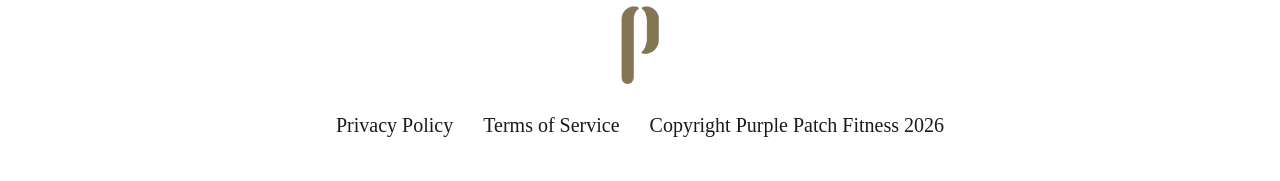
<file: pricing/index.html>
<!DOCTYPE html>
<html lang="en">
<head>
  <meta charset="UTF-8" />
  <meta name="viewport" content="width=device-width, initial-scale=1" />
  <title>Pricing — Purple Patch Performance Center</title>
  <meta name="description" content="Compare Purple Patch Center memberships — Single Class, Essential, Performance, and Unlimited — at 268 Alabama Street, San Francisco." />
  <link rel="stylesheet" href="../css/pp-mockup.css?v=123" />
  <link rel="stylesheet" href="../css/pp-mockup-refined.css?v=171" />
  <link rel="stylesheet" href="../css/pp-mockup-vertical.css?v=193" />
  <link rel="stylesheet" href="../css/pp-performance-center.css?v=109" />
</head>
<body class="page-refined page-tri-squad-overlap page-tri-squad-vertical page-performance-center page-pc-service page-pc-pricing">
  <header class="center-site-header" id="center-site-header">
    <div class="center-site-header__top">
      <div class="center-site-header__utility">
        <div class="center-site-header__utility-end">
          <a href="https://www.purplepatchfitness.com/">Purple Patch Home</a>
          <a href="https://apps.apple.com/us/app/purple-patch/id1502928860?ls=1">Download iOS App</a>
          <a href="/purple-patch-center-preview/login/">Login</a>
        </div>
      </div>
    </div>
    <div class="center-site-header__main">
      <div class="center-site-header__bar">
        <a class="center-site-header__brand" href="../performance-center-refined.html">
          <img src="../images/performance-center/logo-center.png?v=2" alt="Purple Patch Center" width="382" height="127" />
        </a>
        <nav class="center-site-header__nav" aria-label="Primary">
          <a href="../performance-center-refined.html#classes">Classes</a>
          <div class="center-site-header__dropdown">
            <button type="button" class="center-site-header__drop-btn" aria-haspopup="true" aria-expanded="false">Services</button>
            <div class="center-site-header__dropdown-panel">
              <a href="/purple-patch-center-preview/services/strategic-bike-fitting/">Strategic Bike Fitting with Chris Soden</a>
              <a href="/purple-patch-center-preview/services/smi-orthopedic-massage/">SMI Orthopedic Massage</a>
              <a href="/purple-patch-center-preview/services/sweat-testing/">Precision Hydration Sweat Testing</a>
              <a href="/purple-patch-center-preview/services/physical-therapy/">360 Physical Therapy</a>
              <a href="/purple-patch-center-preview/services/personal-training/">Personal Training</a>
            </div>
          </div>
          <a class="btn-blue btn-blue--solid" href="/purple-patch-center-preview/schedule/">Book a Class</a>
          <a class="btn-blue-outline" href="https://aviaviana14.github.io/purple-patch-center-preview/pricing/" aria-current="page">Join Us</a>
        </nav>
        <button type="button" class="center-site-header__menu-btn" id="centerMenuButton" aria-expanded="false" aria-controls="centerMenuPanel" aria-label="Open menu">
          <svg xmlns="http://www.w3.org/2000/svg" viewBox="0 0 12 12" aria-hidden="true"><path fill="currentColor" d="M.5 2.5h11v1H.5zm0 3h11v1H.5zm0 3h11v1H.5z"/></svg>
        </button>
      </div>
    </div>
  </header>

  <div class="center-site-menu" id="centerMenuPanel" hidden>
    <div class="center-site-menu__top">
      <a class="center-site-header__brand" href="../performance-center-refined.html">
        <img src="../images/performance-center/logo-center.png?v=2" alt="Purple Patch Center" width="382" height="127" />
      </a>
      <button type="button" class="center-site-menu__close" id="centerMenuClose" aria-label="Close menu">
        <svg xmlns="http://www.w3.org/2000/svg" viewBox="0 0 12 12" aria-hidden="true"><path fill="currentColor" d="M2.1 1.4 6 5.3l3.9-3.9.7.7L6.7 6l3.9 3.9-.7.7L6 6.7l-3.9 3.9-.7-.7L5.3 6 1.4 2.1z"/></svg>
      </button>
    </div>
    <nav class="center-site-menu__nav" aria-label="Mobile">
      <p class="center-site-menu__label">Quick Links</p>
      <div class="center-site-menu__sub">
        <a href="https://www.purplepatchfitness.com/">Purple Patch Home</a>
        <a href="https://apps.apple.com/us/app/purple-patch/id1502928860?ls=1">Download iOS App</a>
        <a href="/purple-patch-center-preview/login/">Login</a>
      </div>
      <a href="../performance-center-refined.html#classes">Classes</a>
      <p class="center-site-menu__label">Services</p>
      <div class="center-site-menu__sub">
        <a href="/purple-patch-center-preview/services/strategic-bike-fitting/">Strategic Bike Fitting with Chris Soden</a>
        <a href="/purple-patch-center-preview/services/smi-orthopedic-massage/">SMI Orthopedic Massage</a>
        <a href="/purple-patch-center-preview/services/sweat-testing/">Precision Hydration Sweat Testing</a>
        <a href="/purple-patch-center-preview/services/physical-therapy/">360 Physical Therapy</a>
        <a href="/purple-patch-center-preview/services/personal-training/">Personal Training</a>
      </div>
    </nav>
    <div class="center-site-menu__actions">
      <a class="btn-blue btn-blue--solid" href="/purple-patch-center-preview/schedule/">Book a Class</a>
      <a class="btn-blue-outline" href="https://aviaviana14.github.io/purple-patch-center-preview/pricing/" aria-current="page">Join Us</a>
    </div>
  </div>

  <section class="hero hero--live hero--figma hero--short" id="top" data-pp-block="hero">
    <div class="hero__media">
      <img src="../images/performance-center/pricing/pr-hero.jpg" alt="Bikes lined up in the cycling studio under the Rock ’n’ Roll wall" />
    </div>
    <div class="hero__overlay"></div>
    <div class="hero__content">
      <h1>Pricing</h1>
    </div>
  </section>

  <section class="center-quest" id="membership" data-pp-block="quest">
    <div class="center-quest__inner">
      <h2 class="heading heading--center heading--figma"><span class="center-quest__line">One Membership.</span><span class="center-quest__line">The Whole Performance Center.</span></h2>
      <p class="center-split__lead">You already know what makes training at Purple Patch different: great coaching, a great community, and a lot of fun along the way.</p>
    </div>
    <div class="center-strip" aria-label="Inside the Center">
      <div class="center-strip__run">
        <div class="center-strip__track">
          <img src="../images/performance-center/pricing/pr-strip-left.jpg" alt="Tiled washroom at the Center" />
          <img src="../images/performance-center/pricing/pr-strip-roadmap.jpg" alt="A member walking past the Road Map wall" />
          <img src="../images/performance-center/pricing/pr-strip-reception.jpg" alt="The Center’s reception desk" />
          <img src="../images/performance-center/pricing/pr-strip-lockers.jpg" alt="Wood-panelled locker room" />
          <img src="../images/performance-center/pricing/pr-strip-cycling.jpg" alt="Corridor to the cycling studio" />
          <img src="../images/performance-center/pricing/pr-strip-weights.jpg" alt="Plate racks on the strength floor" />
        </div>
        <div class="center-strip__track" aria-hidden="true">
          <img src="../images/performance-center/pricing/pr-strip-left.jpg" alt="" />
          <img src="../images/performance-center/pricing/pr-strip-roadmap.jpg" alt="" />
          <img src="../images/performance-center/pricing/pr-strip-reception.jpg" alt="" />
          <img src="../images/performance-center/pricing/pr-strip-lockers.jpg" alt="" />
          <img src="../images/performance-center/pricing/pr-strip-cycling.jpg" alt="" />
          <img src="../images/performance-center/pricing/pr-strip-weights.jpg" alt="" />
        </div>
      </div>
    </div>
  </section>

  <section class="center-pricing" id="plans" data-pp-block="plans">
    <div class="center-pricing__inner">
      <h2 class="heading heading--center heading--figma">Choose How You Want to Train</h2>
      <div class="center-pricing__scroll" tabindex="0" role="region" aria-label="Membership comparison">
        <table class="center-pricing__table">
          <thead>
            <tr>
              <td></td>
              <th scope="col">Single Class</th>
              <th scope="col">Essential</th>
              <th scope="col">Performance</th>
              <th scope="col">Unlimited</th>
            </tr>
          </thead>
          <tbody>
            <tr class="is-price">
              <th scope="row">Price</th>
              <td>$50</td>
              <td><span class="center-pricing__price">$215</span><span class="center-pricing__per">per month</span></td>
              <td><span class="center-pricing__price">$395</span><span class="center-pricing__per">per month</span></td>
              <td><span class="center-pricing__price">$490</span><span class="center-pricing__per">per month</span></td>
            </tr>
            <tr>
              <th scope="row">Classes</th>
              <td>1</td>
              <td>5 / month</td>
              <td>10 / month</td>
              <td>Unlimited</td>
            </tr>
            <tr>
              <th scope="row">Cycling, Strength + HYROX</th>
              <td><svg class="center-pricing__mark center-pricing__mark--yes" width="22" height="16" viewBox="0 0 22 16" fill="none" role="img" aria-label="Included"><path d="M1.5 8.5 7.5 14.5 20.5 1.5" stroke="currentColor" stroke-width="2.5" stroke-linecap="round" stroke-linejoin="round"/></svg></td>
              <td><svg class="center-pricing__mark center-pricing__mark--yes" width="22" height="16" viewBox="0 0 22 16" fill="none" role="img" aria-label="Included"><path d="M1.5 8.5 7.5 14.5 20.5 1.5" stroke="currentColor" stroke-width="2.5" stroke-linecap="round" stroke-linejoin="round"/></svg></td>
              <td><svg class="center-pricing__mark center-pricing__mark--yes" width="22" height="16" viewBox="0 0 22 16" fill="none" role="img" aria-label="Included"><path d="M1.5 8.5 7.5 14.5 20.5 1.5" stroke="currentColor" stroke-width="2.5" stroke-linecap="round" stroke-linejoin="round"/></svg></td>
              <td><svg class="center-pricing__mark center-pricing__mark--yes" width="22" height="16" viewBox="0 0 22 16" fill="none" role="img" aria-label="Included"><path d="M1.5 8.5 7.5 14.5 20.5 1.5" stroke="currentColor" stroke-width="2.5" stroke-linecap="round" stroke-linejoin="round"/></svg></td>
            </tr>
            <tr>
              <th scope="row">Booking Window</th>
              <td>Standard</td>
              <td>14 days</td>
              <td>14 days</td>
              <td>30 days</td>
            </tr>
            <tr>
              <th scope="row">Guest Passes</th>
              <td><svg class="center-pricing__mark center-pricing__mark--no" width="16" height="16" viewBox="0 0 16 16" fill="none" role="img" aria-label="Not included"><path d="M1.5 1.5 14.5 14.5M14.5 1.5 1.5 14.5" stroke="currentColor" stroke-width="2.5" stroke-linecap="round"/></svg></td>
              <td>1 / month</td>
              <td>1 / month</td>
              <td>2 / month</td>
            </tr>
            <tr>
              <th scope="row">Member Discount</th>
              <td><svg class="center-pricing__mark center-pricing__mark--no" width="16" height="16" viewBox="0 0 16 16" fill="none" role="img" aria-label="Not included"><path d="M1.5 1.5 14.5 14.5M14.5 1.5 1.5 14.5" stroke="currentColor" stroke-width="2.5" stroke-linecap="round"/></svg></td>
              <td>5%</td>
              <td>10%</td>
              <td>15%</td>
            </tr>
            <tr>
              <th scope="row">Coach Assessment +<br />Goal Consultation</th>
              <td><svg class="center-pricing__mark center-pricing__mark--no" width="16" height="16" viewBox="0 0 16 16" fill="none" role="img" aria-label="Not included"><path d="M1.5 1.5 14.5 14.5M14.5 1.5 1.5 14.5" stroke="currentColor" stroke-width="2.5" stroke-linecap="round"/></svg></td>
              <td><svg class="center-pricing__mark center-pricing__mark--no" width="16" height="16" viewBox="0 0 16 16" fill="none" role="img" aria-label="Not included"><path d="M1.5 1.5 14.5 14.5M14.5 1.5 1.5 14.5" stroke="currentColor" stroke-width="2.5" stroke-linecap="round"/></svg></td>
              <td><svg class="center-pricing__mark center-pricing__mark--no" width="16" height="16" viewBox="0 0 16 16" fill="none" role="img" aria-label="Not included"><path d="M1.5 1.5 14.5 14.5M14.5 1.5 1.5 14.5" stroke="currentColor" stroke-width="2.5" stroke-linecap="round"/></svg></td>
              <td>1 hour</td>
            </tr>
            <tr>
              <th scope="row">Complimentary Locker</th>
              <td><svg class="center-pricing__mark center-pricing__mark--no" width="16" height="16" viewBox="0 0 16 16" fill="none" role="img" aria-label="Not included"><path d="M1.5 1.5 14.5 14.5M14.5 1.5 1.5 14.5" stroke="currentColor" stroke-width="2.5" stroke-linecap="round"/></svg></td>
              <td><svg class="center-pricing__mark center-pricing__mark--no" width="16" height="16" viewBox="0 0 16 16" fill="none" role="img" aria-label="Not included"><path d="M1.5 1.5 14.5 14.5M14.5 1.5 1.5 14.5" stroke="currentColor" stroke-width="2.5" stroke-linecap="round"/></svg></td>
              <td><svg class="center-pricing__mark center-pricing__mark--no" width="16" height="16" viewBox="0 0 16 16" fill="none" role="img" aria-label="Not included"><path d="M1.5 1.5 14.5 14.5M14.5 1.5 1.5 14.5" stroke="currentColor" stroke-width="2.5" stroke-linecap="round"/></svg></td>
              <td><svg class="center-pricing__mark center-pricing__mark--yes" width="22" height="16" viewBox="0 0 22 16" fill="none" role="img" aria-label="Included"><path d="M1.5 8.5 7.5 14.5 20.5 1.5" stroke="currentColor" stroke-width="2.5" stroke-linecap="round" stroke-linejoin="round"/></svg></td>
            </tr>
            <tr>
              <th scope="row">Complimentary Pause</th>
              <td><svg class="center-pricing__mark center-pricing__mark--no" width="16" height="16" viewBox="0 0 16 16" fill="none" role="img" aria-label="Not included"><path d="M1.5 1.5 14.5 14.5M14.5 1.5 1.5 14.5" stroke="currentColor" stroke-width="2.5" stroke-linecap="round"/></svg></td>
              <td><svg class="center-pricing__mark center-pricing__mark--no" width="16" height="16" viewBox="0 0 16 16" fill="none" role="img" aria-label="Not included"><path d="M1.5 1.5 14.5 14.5M14.5 1.5 1.5 14.5" stroke="currentColor" stroke-width="2.5" stroke-linecap="round"/></svg></td>
              <td><svg class="center-pricing__mark center-pricing__mark--no" width="16" height="16" viewBox="0 0 16 16" fill="none" role="img" aria-label="Not included"><path d="M1.5 1.5 14.5 14.5M14.5 1.5 1.5 14.5" stroke="currentColor" stroke-width="2.5" stroke-linecap="round"/></svg></td>
              <td>First 2 weeks / year</td>
            </tr>
          </tbody>
        </table>
      </div>
      <div class="center-pricing__cta">
        <a class="btn-blue btn-blue--solid" href="/purple-patch-center-preview/buy/">Join Us</a>
      </div>
      <div class="center-pricing__notes">
        <div class="center-pricing__note">
          <h3>Class credits</h3>
          <ul>
            <li>Essential and Performance credits are valid within each monthly membership cycle and do not roll over.</li>
          </ul>
        </div>
        <div class="center-pricing__note">
          <h3>Late cancellations + missed classes</h3>
          <ul>
            <li>For Essential and Performance, a late cancellation or no-show uses one class credit.</li>
            <li>Unlimited members get their first late cancellation or missed class each month covered. After that, a $25 fee applies.</li>
          </ul>
        </div>
      </div>
    </div>
  </section>

  <section class="center-flank" id="first-class" data-pp-block="first-class">
    <div class="center-flank__inner">
      <div class="center-flank__photos center-flank__photos--left">
        <img src="../images/performance-center/pricing/pr-credits-lt.jpg" alt="A cyclist in Purple Patch kit by the Road Map wall" loading="lazy" />
        <img src="../images/performance-center/pricing/pr-credits-lb.jpg" alt="A member lifting kettlebells on the strength floor" loading="lazy" />
      </div>
      <div class="center-flank__copy">
        <h2 class="heading heading--center heading--figma">First Class Free</h2>
        <p class="center-split__lead">Come and Experience the Purple Patch Difference</p>
      </div>
      <div class="center-flank__photos center-flank__photos--right">
        <img src="../images/performance-center/pricing/pr-credits-rt.jpg" alt="A coach and member training with kettlebells" loading="lazy" />
        <img src="../images/performance-center/pricing/pr-credits-rb.jpg" alt="A member arriving at the Center under the string lights" loading="lazy" />
      </div>
    </div>
  </section>

  <section class="center-flips center-flips--tall center-flips--portrait" id="need-to-know" data-pp-block="need-to-know">
    <div class="center-flips__inner">
      <h2 class="heading heading--center heading--figma">The Need-to-Know</h2>
      <div class="class-flips">
        <article class="class-flip" tabindex="0">
          <div class="class-flip__inner">
            <div class="class-flip__face class-flip__front">
              <img src="../images/performance-center/pricing/pr-card-credits.jpg" alt="A member smiling under a barbell" loading="lazy" />
              <h3>Class Credits</h3>
            </div>
            <div class="class-flip__face class-flip__back">
              <h3>Class Credits</h3>
              <p>Class credits you’ve already purchased never expire — they stay on your account until you use them.</p>
              <p>Memberships include classes each month: 5 with Essential, 10 with Performance, and unlimited with Unlimited.</p>
            </div>
          </div>
        </article>
        <article class="class-flip" tabindex="0">
          <div class="class-flip__inner">
            <div class="class-flip__face class-flip__front">
              <img src="../images/performance-center/pricing/pr-card-billing.jpg" alt="A corridor at the Center under a rippled skylight" loading="lazy" />
              <h3>Billing +<br />Cancellation</h3>
            </div>
            <div class="class-flip__face class-flip__back">
              <h3>Billing + Cancellation</h3>
              <p>Memberships are billed monthly and renew automatically each month until cancelled, according to the membership terms.</p>
              <p>Questions before you join? Call <a href="tel:+17076412128">(707) 641-2128</a>.</p>
              <a class="btn-blue btn-blue--solid" href="https://education.purplepatchfitness.com/hc/en-us/requests/new">Contact Us</a>
            </div>
          </div>
        </article>
        <article class="class-flip" tabindex="0">
          <div class="class-flip__inner">
            <div class="class-flip__face class-flip__front">
              <img src="../images/performance-center/pricing/pr-card-pauses.jpg" alt="A member with a kit bag heading out through the Center’s gate" loading="lazy" />
              <h3>Pauses</h3>
            </div>
            <div class="class-flip__face class-flip__back">
              <h3>Pauses</h3>
              <p>You can pause your membership according to your plan terms.</p>
              <p>Unlimited includes a complimentary pause for the first 2 weeks of each year.</p>
              <a class="btn-blue btn-blue--solid" href="https://education.purplepatchfitness.com/hc/en-us/requests/new">Contact Us</a>
            </div>
          </div>
        </article>
      </div>
    </div>
  </section>

  <section class="center-community" id="community" data-pp-block="community">
    <div class="center-community__inner">
      <h2 class="heading heading--center heading--figma">Join Our Community</h2>
      <p class="center-community__sub">Curated from years of coaching all levels of runners, these classes are more than a single fun workout.</p>
      <form class="center-community__form" action="#" method="post">
        <label class="screen-reader-text" for="center-community-email">Email address</label>
        <input id="center-community-email" type="email" name="EMAIL" placeholder="email@website.com" autocomplete="email" required />
        <button type="submit" class="btn-blue btn-blue--solid">Sign Up</button>
      </form>
      <div class="center-community__contact">
        <div>
          <h3>Get in Touch</h3>
          <p><a href="https://www.google.com/maps/search/?api=1&amp;query=268+Alabama+Street+San+Francisco+CA+94103">268 Alabama Street San Francisco, CA 94103</a></p>
          <p><a href="tel:+17076412128">(707) 641-2128</a></p>
        </div>
        <div>
          <h3>Have a specific inquiry?</h3>
          <a class="btn-blue-outline" href="https://education.purplepatchfitness.com/hc/en-us/requests/new">Contact Us</a>
        </div>
      </div>
    </div>
  </section>

  <section class="surface surface--footer-links" data-pp-block="footer-links">
    <div class="footer-links-grid">
      <div>
        <h3>About Us</h3>
        <ul>
          <li><a href="https://www.purplepatchfitness.com/coaches">The Coaches</a></li>
          <li><a href="https://www.purplepatchfitness.com/pillarsofperformance">Pillars of Performance</a></li>
          <li><a href="https://www.purplepatchfitness.com/the-dixonary">Dixon-ary</a></li>
          <li><a href="https://www.purplepatchfitness.com/careers-page">Careers</a></li>
        </ul>
      </div>
      <div>
        <h3>Community</h3>
        <ul>
          <li><a href="https://www.purplepatchfitness.com/our-methodology">Pro Athletes</a></li>
          <li><a href="https://www.purplepatchfitness.com/podcast">Podcasts</a></li>
          <li><a href="https://www.purplepatchfitness.com/press">Press Releases</a></li>
        </ul>
      </div>
      <div>
        <h3>Coaching Plans</h3>
        <ul>
          <li><a href="https://squad.purplepatchfitness.com">Squad</a></li>
          <li><a href="https://www.purplepatchfitness.com/11-coached">1-1 Coaching</a></li>
          <li><a href="https://store.purplepatchfitness.com/collections/camps">Camps</a></li>
        </ul>
      </div>
      <div>
        <h3>Support</h3>
        <ul>
          <li><a href="https://education.purplepatchfitness.com/hc/en-us/requests/new">Contact Us</a></li>
          <li><a href="https://www.purplepatchfitness.com/coachingconsult">Book a Consult</a></li>
          <li><a href="https://education.purplepatchfitness.com/hc/en-us/sections/360003587694-Purple-Patch-FAQ">FAQs</a></li>
        </ul>
      </div>
    </div>
  </section>

  <footer class="site-footer" data-pp-block="footer">
    <img src="../images/performance-center/footer-plogo-gold.png" alt="Purple Patch Fitness" />
    <ul class="site-footer__legal">
      <li><a href="https://www.purplepatchfitness.com/pp-privacy-policy">Privacy Policy</a></li>
      <li><a href="https://www.purplepatchfitness.com/purple-patch-terms-and-conditions">Terms of Service</a></li>
      <li><a href="https://www.purplepatchfitness.com/">Copyright Purple Patch Fitness <span id="copyright-year"></span></a></li>
    </ul>
  </footer>

  <script src="../js/study-system-vertical.js?v=42"></script>
  <script src="../js/performance-center-site.js?v=15"></script>
</body>
</html>
</file>
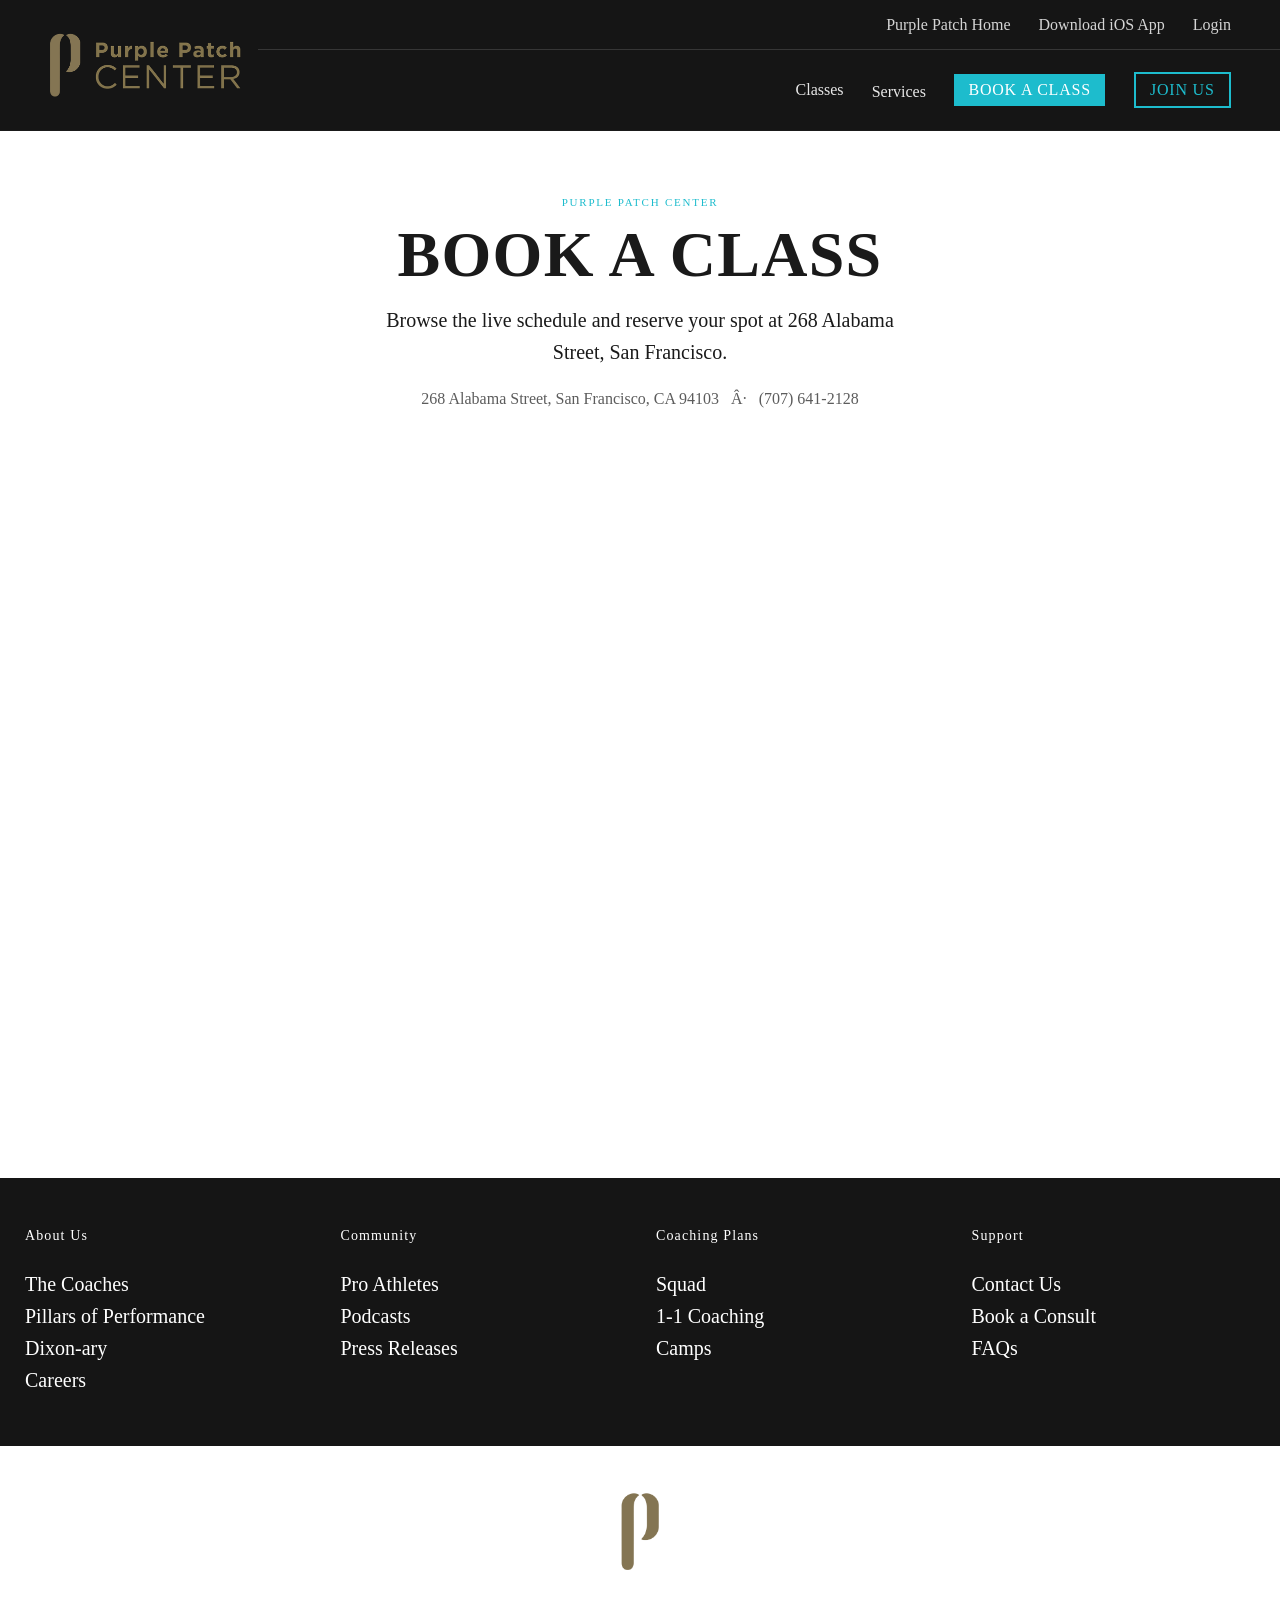
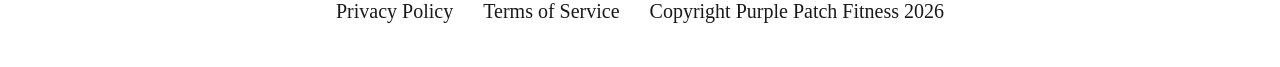
<file: schedule/index.html>
<!DOCTYPE html>
<html lang="en">
<head>
  <meta charset="UTF-8" />
  <meta name="viewport" content="width=device-width, initial-scale=1" />
  <title>Book a Class — Purple Patch Performance Center</title>
  <meta name="description" content="Browse and book classes at the Purple Patch Performance Center, 268 Alabama Street, San Francisco." />
  <link rel="stylesheet" href="../css/pp-mockup.css?v=123" />
  <link rel="stylesheet" href="../css/pp-mockup-refined.css?v=171" />
  <link rel="stylesheet" href="../css/pp-mockup-vertical.css?v=193" />
  <link rel="stylesheet" href="../css/pp-performance-center.css?v=98" />
  <link rel="stylesheet" href="https://integrations.marianatek.com/lib/mariana_web_integrations/3.*.*.css" />
</head>
<body class="page-refined page-tri-squad-overlap page-tri-squad-vertical page-performance-center page-pc-embed page-pc-schedule">
  <header class="center-site-header" id="center-site-header">
    <div class="center-site-header__top">
      <div class="center-site-header__utility">
        <div class="center-site-header__utility-end">
          <a href="https://www.purplepatchfitness.com/">Purple Patch Home</a>
          <a href="https://apps.apple.com/us/app/purple-patch/id1502928860?ls=1">Download iOS App</a>
          <a href="../login/">Login</a>
        </div>
      </div>
    </div>
    <div class="center-site-header__main">
      <div class="center-site-header__bar">
        <a class="center-site-header__brand" href="../performance-center-refined.html">
          <img src="../images/performance-center/logo-center.png?v=2" alt="Purple Patch Center" width="382" height="127" />
        </a>
        <nav class="center-site-header__nav" aria-label="Primary">
          <a href="../performance-center-refined.html#classes">Classes</a>
          <div class="center-site-header__dropdown">
            <button type="button" class="center-site-header__drop-btn" aria-haspopup="true">Services</button>
            <div class="center-site-header__dropdown-panel">
              <a href="/purple-patch-center-preview/services/strategic-bike-fitting/">Strategic Bike Fitting with Chris Soden</a>
              <a href="/purple-patch-center-preview/services/smi-orthopedic-massage/">SMI Orthopedic Massage</a>
              <a href="/purple-patch-center-preview/services/sweat-testing/">Precision Hydration Sweat Testing</a>
              <a href="../services/physical-therapy/">360 Physical Therapy</a>
              <a href="/purple-patch-center-preview/services/personal-training/">Personal Training</a>
            </div>
          </div>
          <a class="btn-blue btn-blue--solid" href="../schedule/" aria-current="page">Book a Class</a>
          <a class="btn-blue-outline" href="https://aviaviana14.github.io/purple-patch-center-preview/pricing/">Join Us</a>
        </nav>
        <button type="button" class="center-site-header__menu-btn" id="centerMenuButton" aria-expanded="false" aria-controls="centerMenuPanel" aria-label="Open menu">
          <svg xmlns="http://www.w3.org/2000/svg" viewBox="0 0 12 12" aria-hidden="true"><path fill="currentColor" d="M.5 2.5h11v1H.5zm0 3h11v1H.5zm0 3h11v1H.5z"/></svg>
        </button>
      </div>
    </div>
  </header>

  <div class="center-site-menu" id="centerMenuPanel" hidden>
    <div class="center-site-menu__top">
      <a class="center-site-header__brand" href="../performance-center-refined.html">
        <img src="../images/performance-center/logo-center.png?v=2" alt="Purple Patch Center" width="382" height="127" />
      </a>
      <button type="button" class="center-site-menu__close" id="centerMenuClose" aria-label="Close menu">
        <svg xmlns="http://www.w3.org/2000/svg" viewBox="0 0 12 12" aria-hidden="true"><path fill="currentColor" d="M2.1 1.4 6 5.3l3.9-3.9.7.7L6.7 6l3.9 3.9-.7.7L6 6.7l-3.9 3.9-.7-.7L5.3 6 1.4 2.1z"/></svg>
      </button>
    </div>
    <nav class="center-site-menu__nav" aria-label="Mobile">
      <p class="center-site-menu__label">Quick Links</p>
      <div class="center-site-menu__sub">
        <a href="https://www.purplepatchfitness.com/">Purple Patch Home</a>
        <a href="https://apps.apple.com/us/app/purple-patch/id1502928860?ls=1">Download iOS App</a>
        <a href="../login/">Login</a>
      </div>
      <a href="../performance-center-refined.html#classes">Classes</a>
      <p class="center-site-menu__label">Services</p>
      <div class="center-site-menu__sub">
        <a href="/purple-patch-center-preview/services/strategic-bike-fitting/">Strategic Bike Fitting with Chris Soden</a>
        <a href="/purple-patch-center-preview/services/smi-orthopedic-massage/">SMI Orthopedic Massage</a>
        <a href="/purple-patch-center-preview/services/sweat-testing/">Precision Hydration Sweat Testing</a>
        <a href="../services/physical-therapy/">360 Physical Therapy</a>
        <a href="/purple-patch-center-preview/services/personal-training/">Personal Training</a>
      </div>
    </nav>
    <div class="center-site-menu__actions">
      <a class="btn-blue btn-blue--solid" href="../schedule/" aria-current="page">Book a Class</a>
      <a class="btn-blue-outline" href="https://aviaviana14.github.io/purple-patch-center-preview/pricing/">Join Us</a>
    </div>
  </div>

  <main class="center-schedule" id="top">
    <div class="center-schedule__intro">
      <p class="center-schedule__eyebrow">Purple Patch Center</p>
      <h1>Book a Class</h1>
      <p class="lead">Browse the live schedule and reserve your spot at 268 Alabama Street, San Francisco.</p>
      <p class="center-schedule__meta">
        <a href="https://maps.google.com/?q=268+Alabama+Street+San+Francisco+CA+94103">268 Alabama Street, San Francisco, CA 94103</a>
        <span aria-hidden="true">Â·</span>
        <a href="tel:+17076412128">(707) 641-2128</a>
      </p>
    </div>
    <div class="center-schedule__embed">
      <div data-mariana-integrations="/schedule/daily"></div>
    </div>
  </main>

  <section class="surface surface--footer-links" data-pp-block="footer-links">
    <div class="footer-links-grid">
      <div>
        <h3>About Us</h3>
        <ul>
          <li><a href="https://www.purplepatchfitness.com/coaches">The Coaches</a></li>
          <li><a href="https://www.purplepatchfitness.com/pillarsofperformance">Pillars of Performance</a></li>
          <li><a href="https://www.purplepatchfitness.com/the-dixonary">Dixon-ary</a></li>
          <li><a href="https://www.purplepatchfitness.com/careers-page">Careers</a></li>
        </ul>
      </div>
      <div>
        <h3>Community</h3>
        <ul>
          <li><a href="https://www.purplepatchfitness.com/our-methodology">Pro Athletes</a></li>
          <li><a href="https://www.purplepatchfitness.com/podcast">Podcasts</a></li>
          <li><a href="https://www.purplepatchfitness.com/press">Press Releases</a></li>
        </ul>
      </div>
      <div>
        <h3>Coaching Plans</h3>
        <ul>
          <li><a href="https://squad.purplepatchfitness.com">Squad</a></li>
          <li><a href="https://www.purplepatchfitness.com/11-coached">1-1 Coaching</a></li>
          <li><a href="https://store.purplepatchfitness.com/collections/camps">Camps</a></li>
        </ul>
      </div>
      <div>
        <h3>Support</h3>
        <ul>
          <li><a href="https://education.purplepatchfitness.com/hc/en-us/requests/new">Contact Us</a></li>
          <li><a href="https://www.purplepatchfitness.com/coachingconsult">Book a Consult</a></li>
          <li><a href="https://education.purplepatchfitness.com/hc/en-us/sections/360003587694-Purple-Patch-FAQ">FAQs</a></li>
        </ul>
      </div>
    </div>
  </section>

  <footer class="site-footer" data-pp-block="footer">
    <img src="../images/performance-center/footer-plogo-gold.png" alt="Purple Patch Fitness" />
    <ul class="site-footer__legal">
      <li><a href="https://www.purplepatchfitness.com/pp-privacy-policy">Privacy Policy</a></li>
      <li><a href="https://www.purplepatchfitness.com/purple-patch-terms-and-conditions">Terms of Service</a></li>
      <li><a href="https://www.purplepatchfitness.com/">Copyright Purple Patch Fitness <span id="copyright-year"></span></a></li>
    </ul>
  </footer>

  <script src="../js/study-system-vertical.js?v=42"></script>
  <script src="../js/performance-center-site.js?v=15"></script>
  <script src="https://integrations.marianatek.com/lib/mariana_web_integrations/3.*.*.js" charset="utf-8"></script>
  <script>
    (function () {
      var TENANT_NAME = "purplepatchfitness";
      var d = document;
      var sA = ["polyfills", "js"];
      for (var i = 0; i < sA.length; i++) {
        var s = d.createElement("script");
        s.src = "https://" + TENANT_NAME + ".marianaiframes.com/" + sA[i];
        s.setAttribute("data-timestamp", +new Date());
        (d.head || d.body).appendChild(s);
      }
    })();
  </script>
  <noscript>
    Please enable JavaScript to view the
    <a href="https://marianatek.com/?ref_noscript" rel="nofollow">schedule powered by Mariana Tek</a>.
  </noscript>
</body>
</html>
</file>
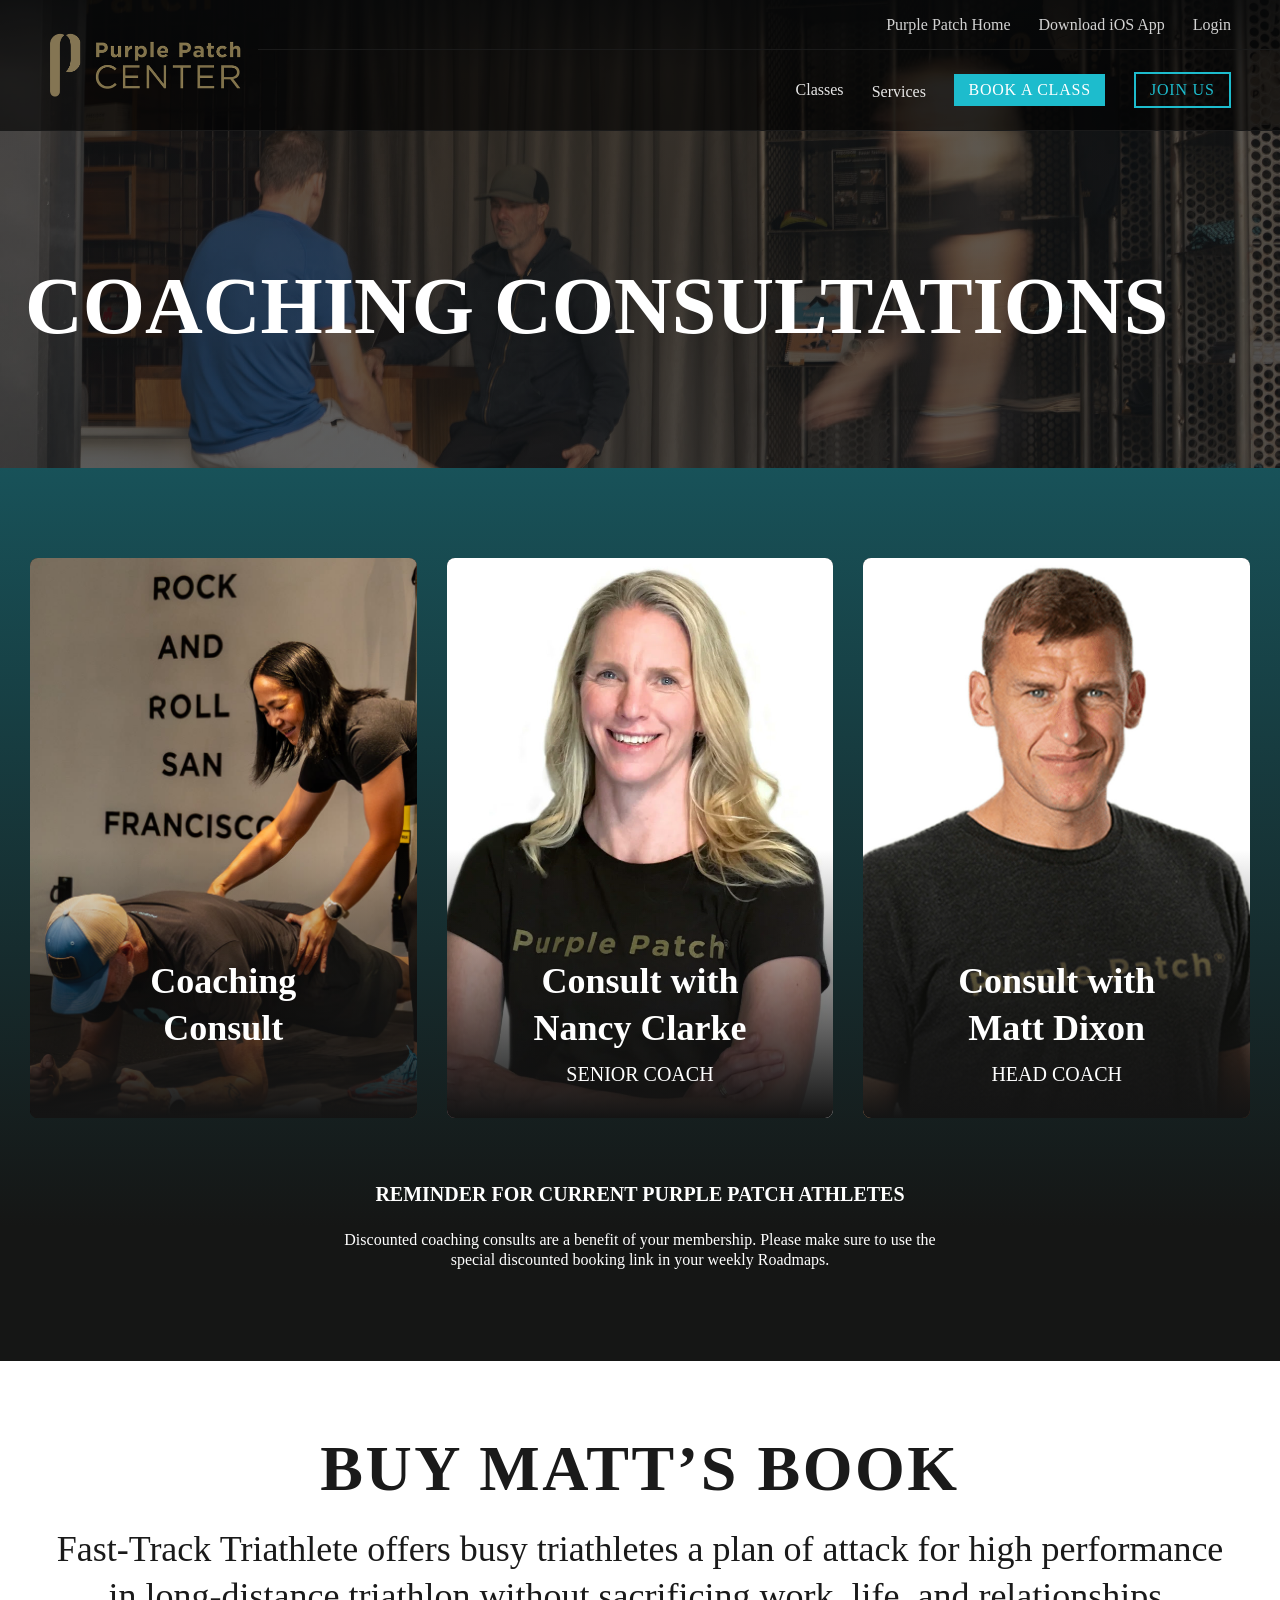
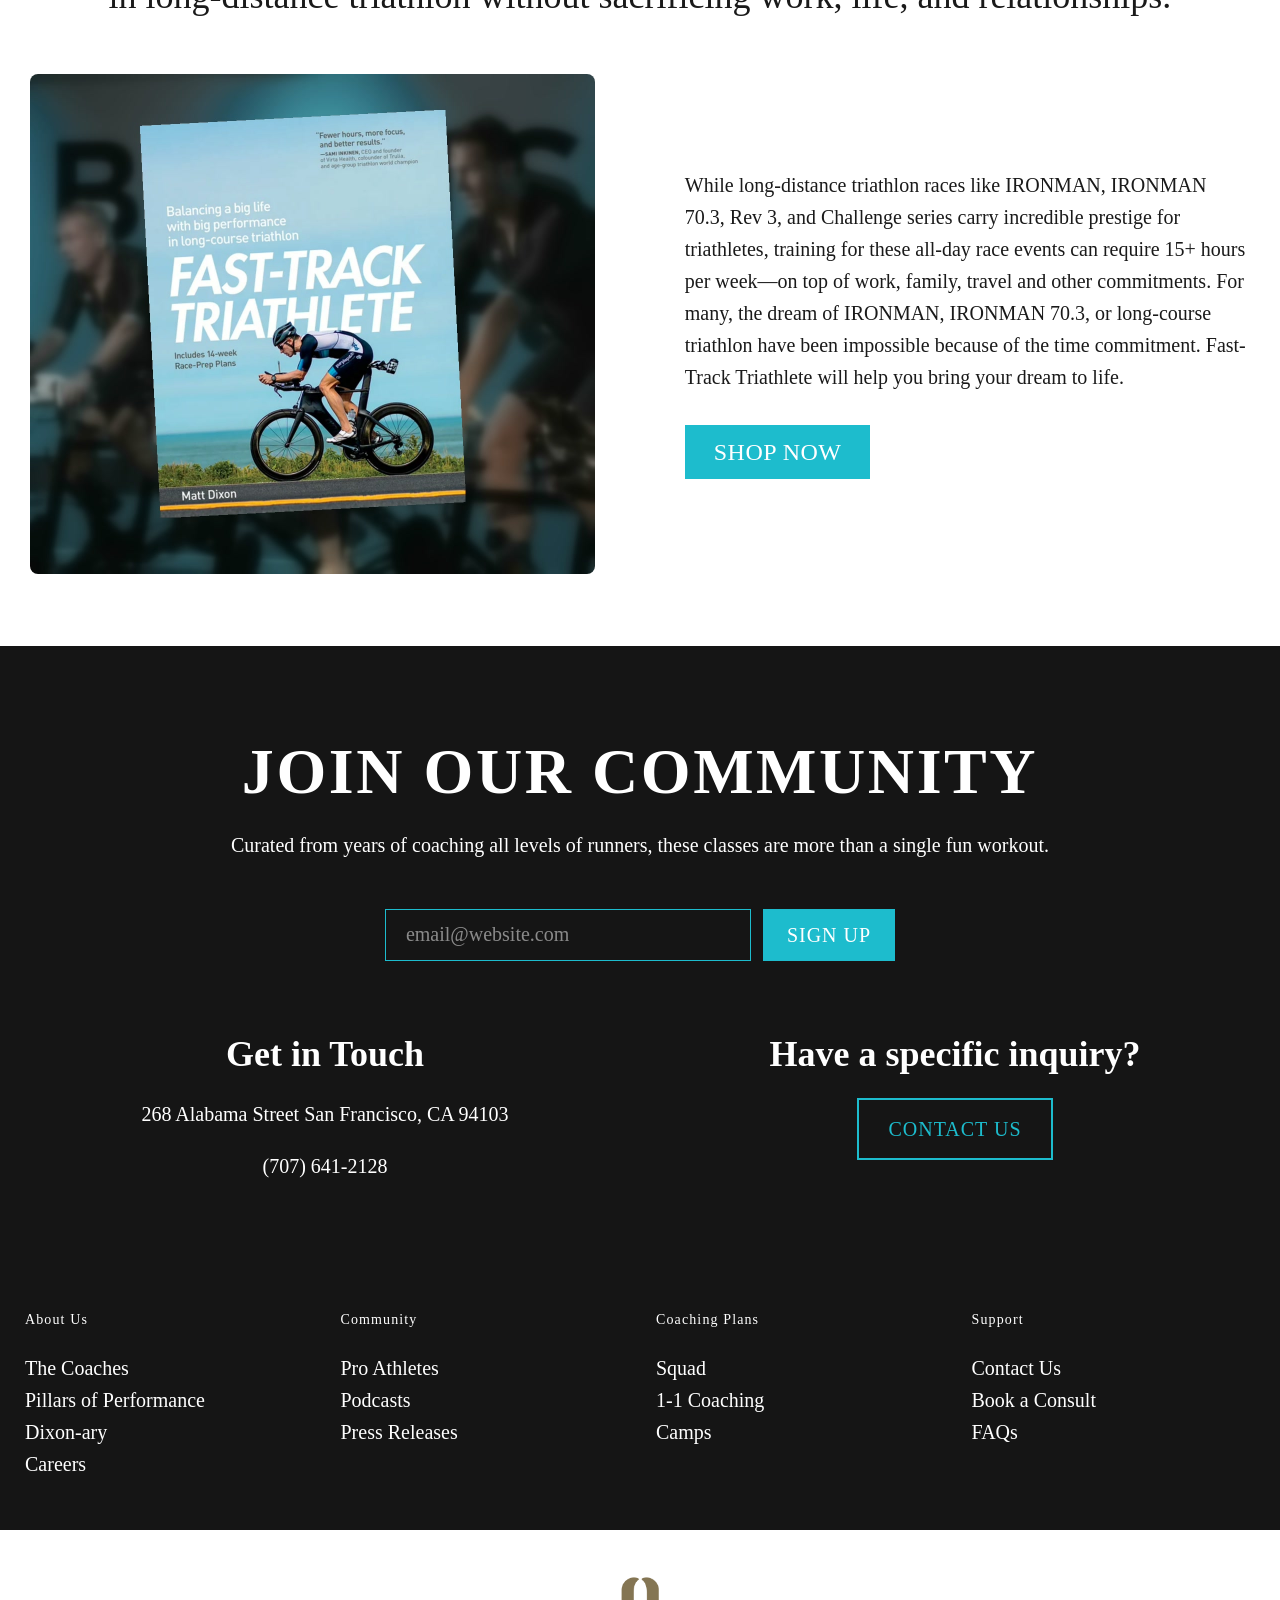
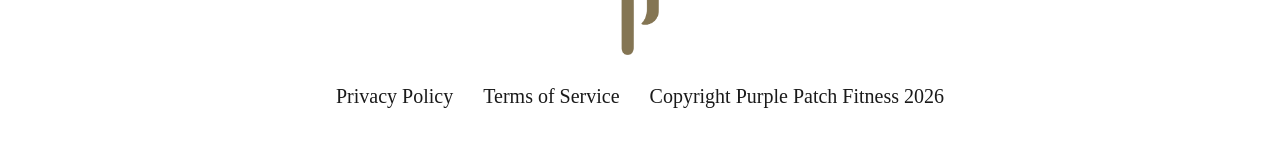
<file: services/coaching-consultations/index.html>
<!DOCTYPE html>
<html lang="en">
<head>
  <meta charset="UTF-8" />
  <meta name="viewport" content="width=device-width, initial-scale=1" />
  <title>Coaching Consultations — Purple Patch Performance Center</title>
  <meta name="description" content="Book a coaching consult with Purple Patch coaches — including Nancy Clarke and Matt Dixon — for goals, season planning, and performance guidance." />
  <link rel="stylesheet" href="../../css/pp-mockup.css?v=123" />
  <link rel="stylesheet" href="../../css/pp-mockup-refined.css?v=171" />
  <link rel="stylesheet" href="../../css/pp-mockup-vertical.css?v=193" />
  <link rel="stylesheet" href="../../css/pp-performance-center.css?v=109" />
</head>
<body class="page-refined page-tri-squad-overlap page-tri-squad-vertical page-performance-center page-pc-service page-pc-consult">
  <header class="center-site-header" id="center-site-header">
    <div class="center-site-header__top">
      <div class="center-site-header__utility">
        <div class="center-site-header__utility-end">
          <a href="https://www.purplepatchfitness.com/">Purple Patch Home</a>
          <a href="https://apps.apple.com/us/app/purple-patch/id1502928860?ls=1">Download iOS App</a>
          <a href="/login/">Login</a>
        </div>
      </div>
    </div>
    <div class="center-site-header__main">
      <div class="center-site-header__bar">
        <a class="center-site-header__brand" href="../../performance-center-refined.html">
          <img src="../../images/performance-center/logo-center.png?v=2" alt="Purple Patch Center" width="382" height="127" />
        </a>
        <nav class="center-site-header__nav" aria-label="Primary">
          <a href="../../performance-center-refined.html#classes">Classes</a>
          <div class="center-site-header__dropdown">
            <button type="button" class="center-site-header__drop-btn" aria-haspopup="true" aria-expanded="false">Services</button>
            <div class="center-site-header__dropdown-panel">
              <a href="https://stgcenterpp.wpenginepowered.com/services/strategic-bike-fitting/">Strategic Bike Fitting with Chris Soden</a>
              <a href="https://stgcenterpp.wpenginepowered.com/services/smi-orthopedic-massage/">SMI Orthopedic Massage</a>
              <a href="https://stgcenterpp.wpenginepowered.com/services/sweat-testing/">Precision Hydration Sweat Testing</a>
              <a href="/services/physical-therapy/">360 Physical Therapy</a>
              <a href="/services/coaching-consultations/" aria-current="page">Personal Training</a>
            </div>
          </div>
          <a class="btn-blue btn-blue--solid" href="/schedule/">Book a Class</a>
          <a class="btn-blue-outline" href="/pricing/">Join Us</a>
        </nav>
        <button type="button" class="center-site-header__menu-btn" id="centerMenuButton" aria-expanded="false" aria-controls="centerMenuPanel" aria-label="Open menu">
          <svg xmlns="http://www.w3.org/2000/svg" viewBox="0 0 12 12" aria-hidden="true"><path fill="currentColor" d="M.5 2.5h11v1H.5zm0 3h11v1H.5zm0 3h11v1H.5z"/></svg>
        </button>
      </div>
    </div>
  </header>

  <div class="center-site-menu" id="centerMenuPanel" hidden>
    <div class="center-site-menu__top">
      <a class="center-site-header__brand" href="../../performance-center-refined.html">
        <img src="../../images/performance-center/logo-center.png?v=2" alt="Purple Patch Center" width="382" height="127" />
      </a>
      <button type="button" class="center-site-menu__close" id="centerMenuClose" aria-label="Close menu">
        <svg xmlns="http://www.w3.org/2000/svg" viewBox="0 0 12 12" aria-hidden="true"><path fill="currentColor" d="M2.1 1.4 6 5.3l3.9-3.9.7.7L6.7 6l3.9 3.9-.7.7L6 6.7l-3.9 3.9-.7-.7L5.3 6 1.4 2.1z"/></svg>
      </button>
    </div>
    <nav class="center-site-menu__nav" aria-label="Mobile">
      <p class="center-site-menu__label">Quick Links</p>
      <div class="center-site-menu__sub">
        <a href="https://www.purplepatchfitness.com/">Purple Patch Home</a>
        <a href="https://apps.apple.com/us/app/purple-patch/id1502928860?ls=1">Download iOS App</a>
        <a href="/login/">Login</a>
      </div>
      <a href="../../performance-center-refined.html#classes">Classes</a>
      <p class="center-site-menu__label">Services</p>
      <div class="center-site-menu__sub">
        <a href="https://stgcenterpp.wpenginepowered.com/services/strategic-bike-fitting/">Strategic Bike Fitting with Chris Soden</a>
        <a href="https://stgcenterpp.wpenginepowered.com/services/smi-orthopedic-massage/">SMI Orthopedic Massage</a>
        <a href="https://stgcenterpp.wpenginepowered.com/services/sweat-testing/">Precision Hydration Sweat Testing</a>
        <a href="/services/physical-therapy/">360 Physical Therapy</a>
        <a href="/services/coaching-consultations/" aria-current="page">Personal Training</a>
      </div>
    </nav>
    <div class="center-site-menu__actions">
      <a class="btn-blue btn-blue--solid" href="/schedule/">Book a Class</a>
      <a class="btn-blue-outline" href="/pricing/">Join Us</a>
    </div>
  </div>

  <section class="hero hero--live hero--figma hero--short" id="top" data-pp-block="hero">
    <div class="hero__media">
      <img src="../../images/performance-center/consult/hero.jpg" alt="A coach and an athlete talking at the Center’s front counter" />
    </div>
    <div class="hero__overlay"></div>
    <div class="hero__content">
      <h1>Coaching Consultations</h1>
    </div>
  </section>

  <section class="center-flips center-flips--tall" id="consults" data-pp-block="consults">
    <div class="center-flips__inner">
      <div class="class-flips">
        <article class="class-flip" tabindex="0">
          <div class="class-flip__inner">
            <div class="class-flip__face class-flip__front">
              <img src="../../images/performance-center/consult/card-coaching.jpg" alt="Coach adjusting an athlete’s plank on the strength floor" loading="lazy" />
              <h3>Coaching <br />Consult</h3>
            </div>
            <div class="class-flip__face class-flip__back">
              <h3>Coaching Consult</h3>
              <p class="class-flip__price">60 minutes $200<span>Virtual services</span></p>
              <p>Want to dive deeper? If you're looking for a little extra personal guidance, our expert coaches are happy to sit down with you to talk through your goals, questions, or whatever you feel will add the most value. Use the links below to conveniently book a time that works for you.</p>
              <a class="btn-blue btn-blue--solid" href="https://purplepatchfitness.simplybook.me/v2/#book/service/20/count/1/provider/any/">Schedule a Consult</a>
            </div>
          </div>
        </article>
        <article class="class-flip" tabindex="0">
          <div class="class-flip__inner">
            <div class="class-flip__face class-flip__front">
              <img src="../../images/performance-center/consult/card-nancy.jpg" alt="Nancy Clarke" loading="lazy" />
              <h3>Consult with <br />Nancy Clarke</h3>
              <p class="class-flip__role">Senior Coach</p>
            </div>
            <div class="class-flip__face class-flip__back">
              <h3>Nancy Clarke: Senior Coach &amp; Specialist</h3>
              <p class="class-flip__price">60 minutes $300<span>Virtual services</span></p>
              <p>Nancy Clarke is a highly experienced coach on the Purple Patch team with a specific focus around female health and training, including helping athletes of all levels navigate hormonal challenges, pregnancy, and menopause.</p>
              <a class="btn-blue btn-blue--solid" href="https://purplepatchfitness.simplybook.me/v2/#book/service/26">Schedule a Consult</a>
            </div>
          </div>
        </article>
        <article class="class-flip" tabindex="0">
          <div class="class-flip__inner">
            <div class="class-flip__face class-flip__front">
              <img src="../../images/performance-center/consult/card-matt.jpg" alt="Matt Dixon" loading="lazy" />
              <h3>Consult with <br />Matt Dixon</h3>
              <p class="class-flip__role">Head Coach</p>
            </div>
            <div class="class-flip__face class-flip__back">
              <h3>Consult with <br />Matt Dixon</h3>
              <p class="class-flip__price">1 hour $500<span>In-person or virtual services</span></p>
              <p>Discuss strategy and planning with Purple Patch’s founder and head coach. Season planning, performance analysis, intervention. It's your time, and Matt will cover whatever you think will help you the most!</p>
              <a class="btn-blue btn-blue--solid" href="mailto:support@purplepatchfitness.com">Get in Touch</a>
            </div>
          </div>
        </article>
      </div>
      <div class="center-flips__note">
        <h3>Reminder for Current Purple Patch Athletes</h3>
        <p>Discounted coaching consults are a benefit of your membership. Please make sure to use the special discounted booking link in your weekly Roadmaps.</p>
      </div>
    </div>
  </section>

  <section class="center-split center-split--light" id="book" style="--split-ratio: 565 / 500" data-pp-block="book">
    <div class="center-split__inner">
      <h2 class="heading heading--center heading--figma">Buy Matt’s Book</h2>
      <p class="center-split__lead">Fast-Track Triathlete offers busy triathletes a plan of attack for high performance in long-distance triathlon without sacrificing work, life, and relationships.</p>
      <div class="center-split__row center-split__row--media-left">
        <figure class="center-split__media">
          <img src="../../images/performance-center/consult/book.jpg" alt="Fast-Track Triathlete by Matt Dixon" loading="lazy" />
        </figure>
        <div class="center-split__copy">
          <p>While long-distance triathlon races like IRONMAN, IRONMAN 70.3, Rev 3, and Challenge series carry incredible prestige for triathletes, training for these all-day race events can require 15+ hours per week—on top of work, family, travel and other commitments. For many, the dream of IRONMAN, IRONMAN 70.3, or long-course triathlon have been impossible because of the time commitment. Fast-Track Triathlete will help you bring your dream to life.</p>
          <a class="btn-blue btn-blue--solid" href="https://store.purplepatchfitness.com/products/fast-track-triathlete">Shop Now</a>
        </div>
      </div>
    </div>
  </section>

  <section class="center-community" id="community" data-pp-block="community">
    <div class="center-community__inner">
      <h2 class="heading heading--center heading--figma">Join Our Community</h2>
      <p class="center-community__sub">Curated from years of coaching all levels of runners, these classes are more than a single fun workout.</p>
      <form class="center-community__form" action="#" method="post">
        <label class="screen-reader-text" for="center-community-email">Email address</label>
        <input id="center-community-email" type="email" name="EMAIL" placeholder="email@website.com" autocomplete="email" required />
        <button type="submit" class="btn-blue btn-blue--solid">Sign Up</button>
      </form>
      <div class="center-community__contact">
        <div>
          <h3>Get in Touch</h3>
          <p><a href="https://www.google.com/maps/search/?api=1&amp;query=268+Alabama+Street+San+Francisco+CA+94103">268 Alabama Street San Francisco, CA 94103</a></p>
          <p><a href="tel:+17076412128">(707) 641-2128</a></p>
        </div>
        <div>
          <h3>Have a specific inquiry?</h3>
          <a class="btn-blue-outline" href="https://education.purplepatchfitness.com/hc/en-us/requests/new">Contact Us</a>
        </div>
      </div>
    </div>
  </section>

  <section class="surface surface--footer-links" data-pp-block="footer-links">
    <div class="footer-links-grid">
      <div>
        <h3>About Us</h3>
        <ul>
          <li><a href="https://www.purplepatchfitness.com/coaches">The Coaches</a></li>
          <li><a href="https://www.purplepatchfitness.com/pillarsofperformance">Pillars of Performance</a></li>
          <li><a href="https://www.purplepatchfitness.com/the-dixonary">Dixon-ary</a></li>
          <li><a href="https://www.purplepatchfitness.com/careers-page">Careers</a></li>
        </ul>
      </div>
      <div>
        <h3>Community</h3>
        <ul>
          <li><a href="https://www.purplepatchfitness.com/our-methodology">Pro Athletes</a></li>
          <li><a href="https://www.purplepatchfitness.com/podcast">Podcasts</a></li>
          <li><a href="https://www.purplepatchfitness.com/press">Press Releases</a></li>
        </ul>
      </div>
      <div>
        <h3>Coaching Plans</h3>
        <ul>
          <li><a href="https://squad.purplepatchfitness.com">Squad</a></li>
          <li><a href="https://www.purplepatchfitness.com/11-coached">1-1 Coaching</a></li>
          <li><a href="https://store.purplepatchfitness.com/collections/camps">Camps</a></li>
        </ul>
      </div>
      <div>
        <h3>Support</h3>
        <ul>
          <li><a href="https://education.purplepatchfitness.com/hc/en-us/requests/new">Contact Us</a></li>
          <li><a href="https://www.purplepatchfitness.com/coachingconsult">Book a Consult</a></li>
          <li><a href="https://education.purplepatchfitness.com/hc/en-us/sections/360003587694-Purple-Patch-FAQ">FAQs</a></li>
        </ul>
      </div>
    </div>
  </section>

  <footer class="site-footer" data-pp-block="footer">
    <img src="../../images/performance-center/footer-plogo-gold.png" alt="Purple Patch Fitness" />
    <ul class="site-footer__legal">
      <li><a href="https://www.purplepatchfitness.com/pp-privacy-policy">Privacy Policy</a></li>
      <li><a href="https://www.purplepatchfitness.com/purple-patch-terms-and-conditions">Terms of Service</a></li>
      <li><a href="https://www.purplepatchfitness.com/">Copyright Purple Patch Fitness <span id="copyright-year"></span></a></li>
    </ul>
  </footer>

  <script src="../../js/study-system-vertical.js?v=42"></script>
  <script src="../../js/performance-center-site.js?v=15"></script>
</body>
</html>
</file>
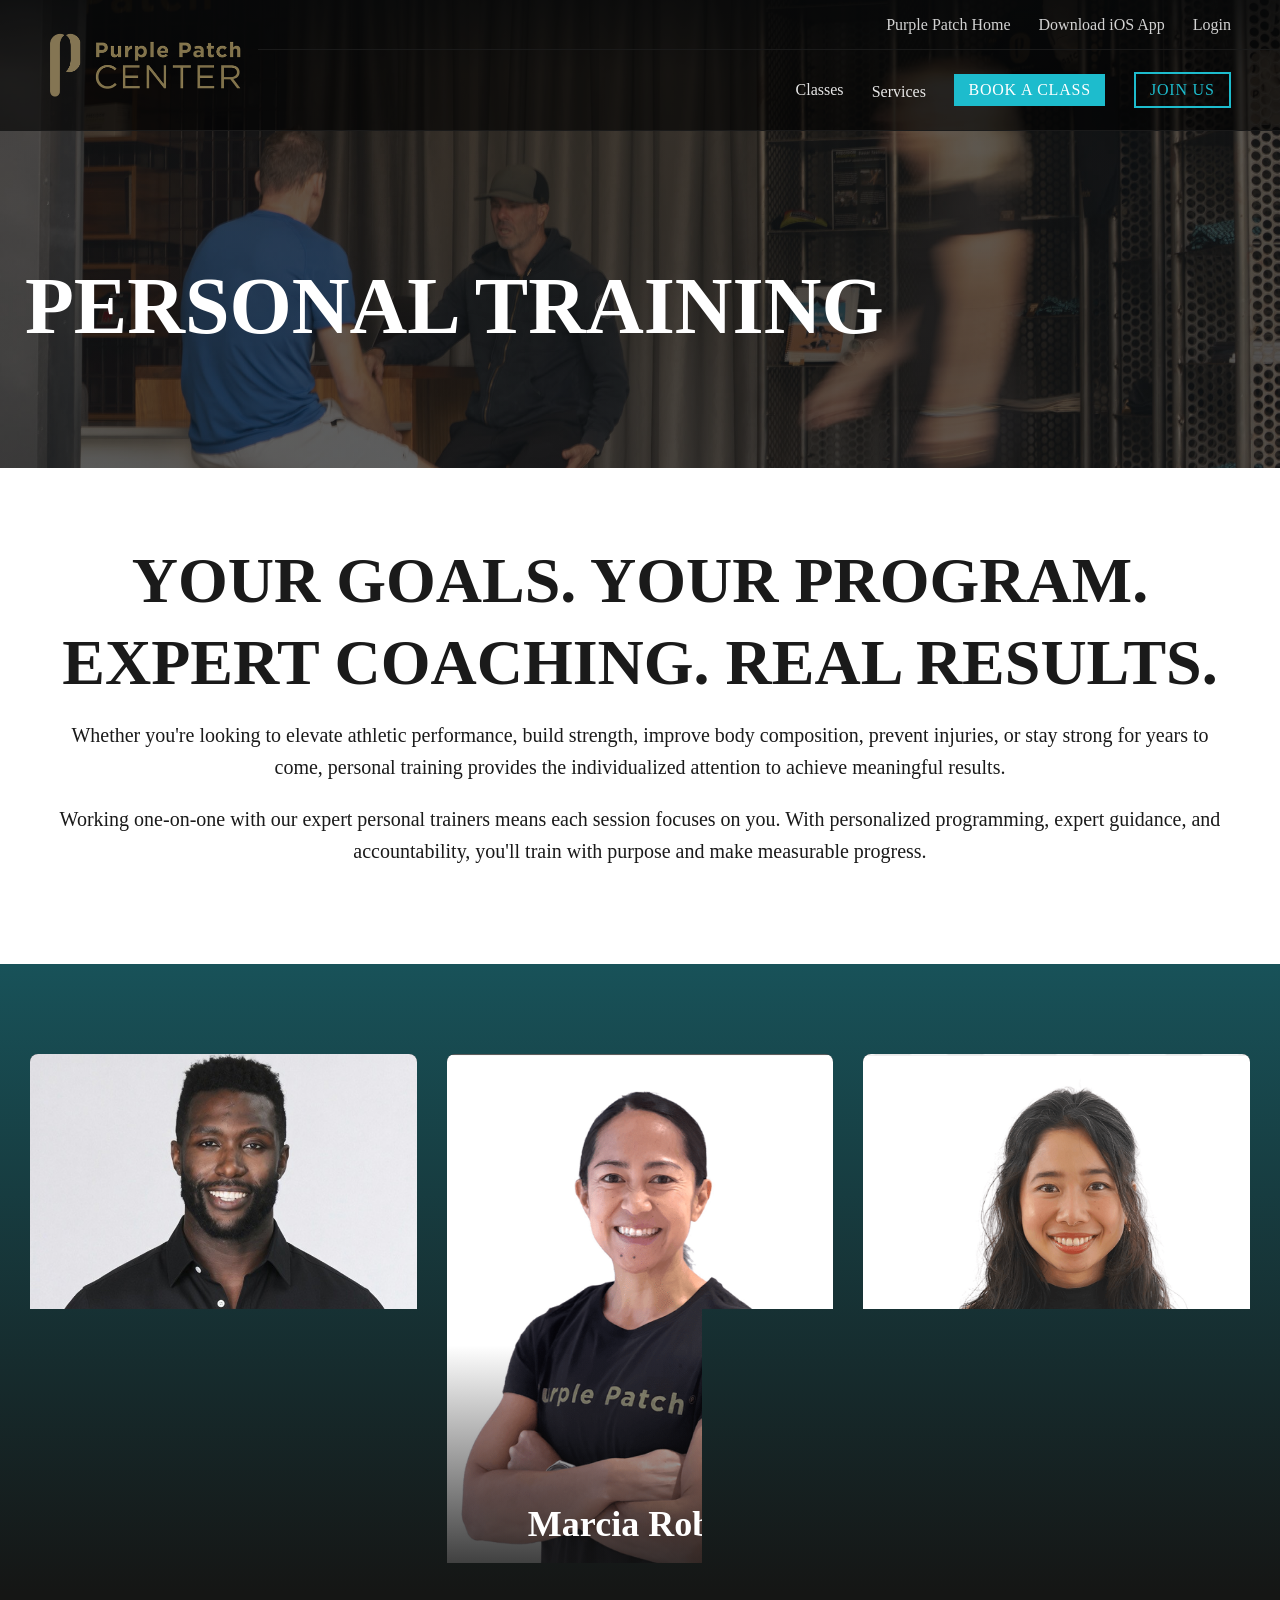
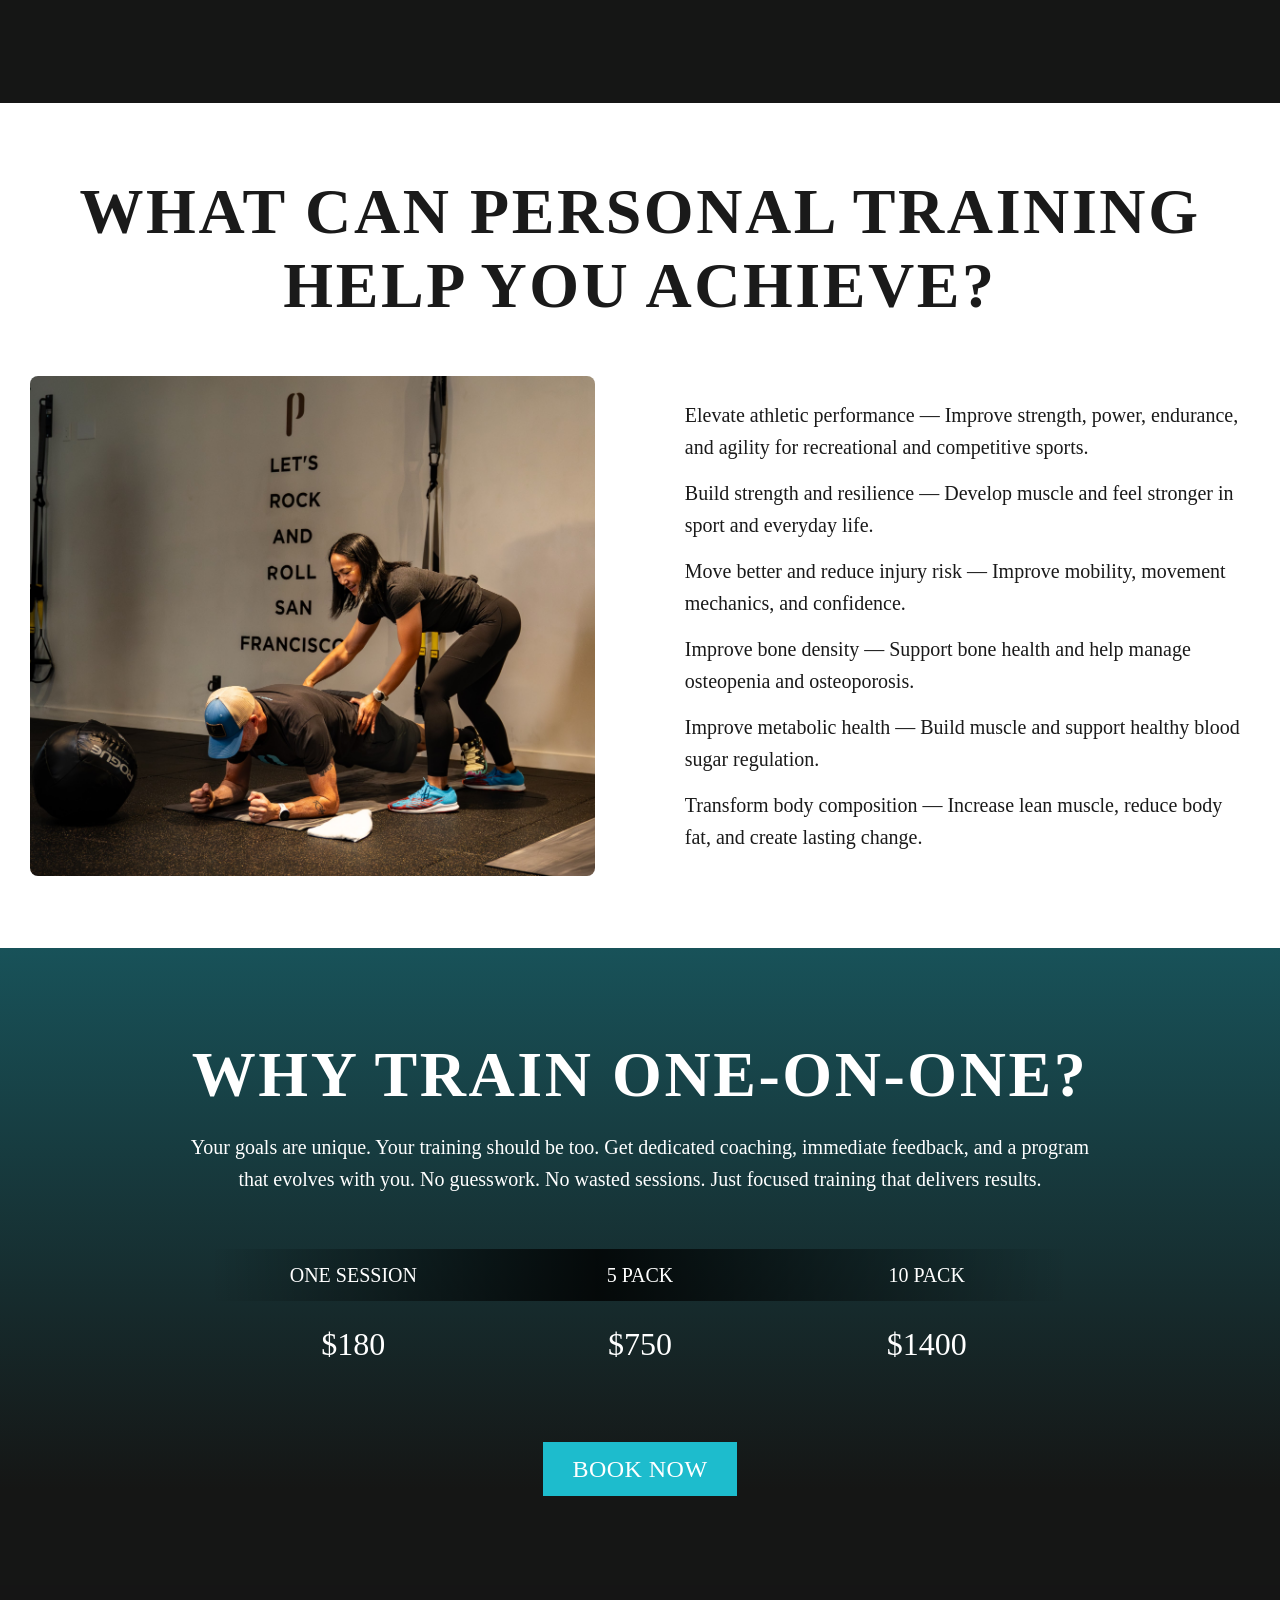
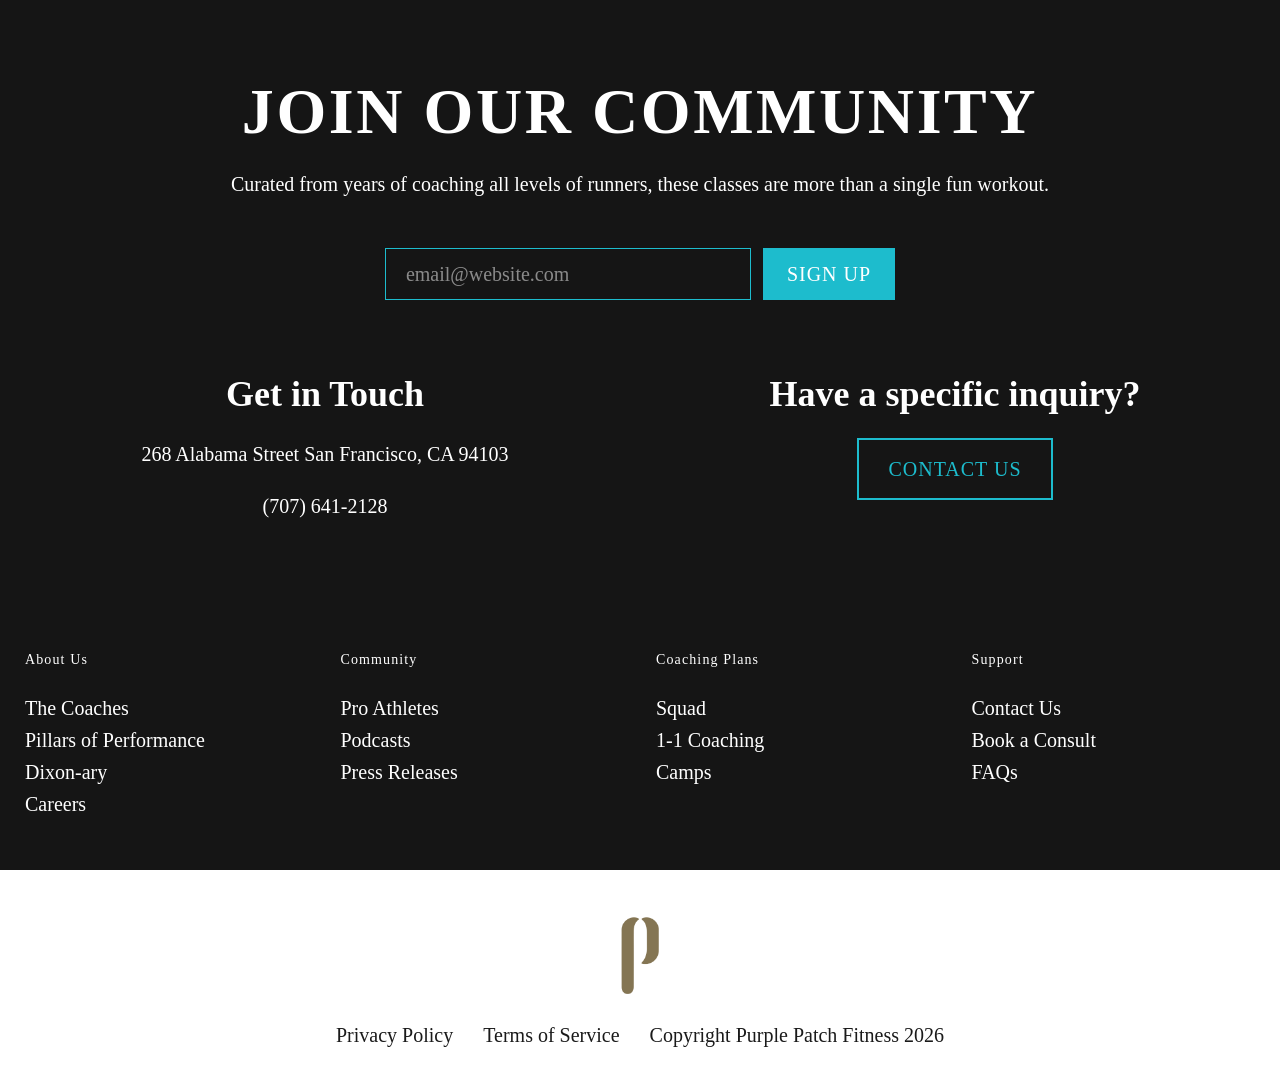
<file: services/personal-training/index.html>
<!DOCTYPE html>
<html lang="en">
<head>
  <meta charset="UTF-8" />
  <meta name="viewport" content="width=device-width, initial-scale=1" />
  <title>Personal Training — Purple Patch Performance Center</title>
  <meta name="description" content="One-on-one personal training at Purple Patch Performance Center with expert coaches CJ, Marcia, and Krystle. Your goals. Your program. Real results." />
  <link rel="stylesheet" href="../../css/pp-mockup.css?v=123" />
  <link rel="stylesheet" href="../../css/pp-mockup-refined.css?v=171" />
  <link rel="stylesheet" href="../../css/pp-mockup-vertical.css?v=193" />
  <link rel="stylesheet" href="../../css/pp-performance-center.css?v=116" />
</head>
<body class="page-refined page-tri-squad-overlap page-tri-squad-vertical page-performance-center page-pc-service page-pc-consult">
  <header class="center-site-header" id="center-site-header">
    <div class="center-site-header__top">
      <div class="center-site-header__utility">
        <div class="center-site-header__utility-end">
          <a href="https://www.purplepatchfitness.com/">Purple Patch Home</a>
          <a href="https://apps.apple.com/us/app/purple-patch/id1502928860?ls=1">Download iOS App</a>
          <a href="/purple-patch-center-preview/login/">Login</a>
        </div>
      </div>
    </div>
    <div class="center-site-header__main">
      <div class="center-site-header__bar">
        <a class="center-site-header__brand" href="../../performance-center-refined.html">
          <img src="../../images/performance-center/logo-center.png?v=2" alt="Purple Patch Center" width="382" height="127" />
        </a>
        <nav class="center-site-header__nav" aria-label="Primary">
          <a href="../../performance-center-refined.html#classes">Classes</a>
          <div class="center-site-header__dropdown">
            <button type="button" class="center-site-header__drop-btn" aria-haspopup="true" aria-expanded="false">Services</button>
            <div class="center-site-header__dropdown-panel">
              <a href="/purple-patch-center-preview/services/strategic-bike-fitting/">Strategic Bike Fitting with Chris Soden</a>
              <a href="/purple-patch-center-preview/services/smi-orthopedic-massage/">SMI Orthopedic Massage</a>
              <a href="/purple-patch-center-preview/services/sweat-testing/">Precision Hydration Sweat Testing</a>
              <a href="/purple-patch-center-preview/services/physical-therapy/">360 Physical Therapy</a>
              <a href="/purple-patch-center-preview/services/personal-training/" aria-current="page">Personal Training</a>
            </div>
          </div>
          <a class="btn-blue btn-blue--solid" href="/purple-patch-center-preview/schedule/">Book a Class</a>
          <a class="btn-blue-outline" href="https://aviaviana14.github.io/purple-patch-center-preview/pricing/">Join Us</a>
        </nav>
        <button type="button" class="center-site-header__menu-btn" id="centerMenuButton" aria-expanded="false" aria-controls="centerMenuPanel" aria-label="Open menu">
          <svg xmlns="http://www.w3.org/2000/svg" viewBox="0 0 12 12" aria-hidden="true"><path fill="currentColor" d="M.5 2.5h11v1H.5zm0 3h11v1H.5zm0 3h11v1H.5z"/></svg>
        </button>
      </div>
    </div>
  </header>

  <div class="center-site-menu" id="centerMenuPanel" hidden>
    <div class="center-site-menu__top">
      <a class="center-site-header__brand" href="../../performance-center-refined.html">
        <img src="../../images/performance-center/logo-center.png?v=2" alt="Purple Patch Center" width="382" height="127" />
      </a>
      <button type="button" class="center-site-menu__close" id="centerMenuClose" aria-label="Close menu">
        <svg xmlns="http://www.w3.org/2000/svg" viewBox="0 0 12 12" aria-hidden="true"><path fill="currentColor" d="M2.1 1.4 6 5.3l3.9-3.9.7.7L6.7 6l3.9 3.9-.7.7L6 6.7l-3.9 3.9-.7-.7L5.3 6 1.4 2.1z"/></svg>
      </button>
    </div>
    <nav class="center-site-menu__nav" aria-label="Mobile">
      <p class="center-site-menu__label">Quick Links</p>
      <div class="center-site-menu__sub">
        <a href="https://www.purplepatchfitness.com/">Purple Patch Home</a>
        <a href="https://apps.apple.com/us/app/purple-patch/id1502928860?ls=1">Download iOS App</a>
        <a href="/purple-patch-center-preview/login/">Login</a>
      </div>
      <a href="../../performance-center-refined.html#classes">Classes</a>
      <p class="center-site-menu__label">Services</p>
      <div class="center-site-menu__sub">
        <a href="/purple-patch-center-preview/services/strategic-bike-fitting/">Strategic Bike Fitting with Chris Soden</a>
        <a href="/purple-patch-center-preview/services/smi-orthopedic-massage/">SMI Orthopedic Massage</a>
        <a href="/purple-patch-center-preview/services/sweat-testing/">Precision Hydration Sweat Testing</a>
        <a href="/purple-patch-center-preview/services/physical-therapy/">360 Physical Therapy</a>
        <a href="/purple-patch-center-preview/services/personal-training/" aria-current="page">Personal Training</a>
      </div>
    </nav>
    <div class="center-site-menu__actions">
      <a class="btn-blue btn-blue--solid" href="/purple-patch-center-preview/schedule/">Book a Class</a>
      <a class="btn-blue-outline" href="https://aviaviana14.github.io/purple-patch-center-preview/pricing/">Join Us</a>
    </div>
  </div>

  <section class="hero hero--live hero--figma hero--short" id="top" data-pp-block="hero">
    <div class="hero__media">
      <img src="../../images/performance-center/consult/hero.jpg" alt="A coach and an athlete talking at the Center’s front counter" />
    </div>
    <div class="hero__overlay"></div>
    <div class="hero__content">
      <h1>Personal Training</h1>
    </div>
  </section>

  <section class="center-quest" id="personal-training" data-pp-block="personal-training">
    <div class="center-quest__inner">
      <h2 class="heading heading--center heading--figma"><span class="center-quest__line">Your goals. Your program.</span><span class="center-quest__line">Expert coaching. Real results.</span></h2>
      <div class="center-quest__body">
        <p>Whether you're looking to elevate athletic performance, build strength, improve body composition, prevent injuries, or stay strong for years to come, personal training provides the individualized attention to achieve meaningful results.</p>
        <p>Working one-on-one with our expert personal trainers means each session focuses on you. With personalized programming, expert guidance, and accountability, you'll train with purpose and make measurable progress.</p>
      </div>
    </div>
  </section>

  <section class="center-flips center-flips--tall center-trainers" id="trainers" data-pp-block="trainers">
    <div class="center-flips__inner">
      <div class="class-flips">
        <article class="class-flip" tabindex="0">
          <div class="class-flip__inner">
            <div class="class-flip__face class-flip__front">
              <img src="../../images/performance-center/coach-cj.jpg?v=7" alt="CJ Blackman" loading="lazy" />
              <h3>CJ Blackman</h3>
              <p class="class-flip__role">Coach</p>
            </div>
            <div class="class-flip__face class-flip__back">
              <h3>CJ Blackman</h3>
              <p>From professional fighter to yogi and massage therapist, C.J. brings 17 years of experience and infectious energy to every session. His genuine care and personalized approach help clients of all levels feel welcome, get stronger, and discover what they're capable of.</p>
            </div>
          </div>
        </article>
        <article class="class-flip" tabindex="0">
          <div class="class-flip__inner">
            <div class="class-flip__face class-flip__front">
              <img src="../../images/performance-center/coach-marcia-figma.png?v=6" alt="Marcia Robles" loading="lazy" />
              <h3>Marcia Robles</h3>
              <p class="class-flip__role">Strength Coach</p>
            </div>
            <div class="class-flip__face class-flip__back">
              <h3>Marcia Robles</h3>
              <p>Marcia brings over a decade of experience coaching collegiate athletes, endurance competitors, and everyday fitness enthusiasts. A Certified Athletic Trainer with an incredible eye for technique, she combines serious expertise with sparkling energy and a sense of fun, making every session challenging, approachable, and rewarding.</p>
            </div>
          </div>
        </article>
        <article class="class-flip" tabindex="0">
          <div class="class-flip__inner">
            <div class="class-flip__face class-flip__front">
              <img src="../../images/performance-center/coach-krystle-figma.png?v=6" alt="Krystle Ong" loading="lazy" />
              <h3>Krystle Ong</h3>
              <p class="class-flip__role">Strength Coach</p>
            </div>
            <div class="class-flip__face class-flip__back">
              <h3>Krystle Ong</h3>
              <p>Krystle brings a powerful combination of strength, mobility, and genuine care to every session. A certified strength and conditioning coach, she blends technical expertise with a thoughtful, personalized approach to help you build strength, improve endurance, and perform at your best.</p>
            </div>
          </div>
        </article>
      </div>
    </div>
  </section>

  <section class="center-split center-split--pattern" id="outcomes" style="--split-ratio: 565 / 500" data-pp-block="outcomes">
    <div class="center-split__inner">
      <h2 class="heading heading--center heading--figma">What can personal training<br />help you achieve?</h2>
      <div class="center-split__row center-split__row--media-left">
        <figure class="center-split__media">
          <img src="../../images/performance-center/center_floor_coaching_pushup.jpg" alt="Coach guiding an athlete through a push-up on the training floor" width="565" height="500" loading="lazy" />
        </figure>
        <div class="center-split__copy center-pt__copy">
          <ul class="center-pt__outcomes">
            <li><strong>Elevate athletic performance</strong> — Improve strength, power, endurance, and agility for recreational and competitive sports.</li>
            <li><strong>Build strength and resilience</strong> — Develop muscle and feel stronger in sport and everyday life.</li>
            <li><strong>Move better and reduce injury risk</strong> — Improve mobility, movement mechanics, and confidence.</li>
            <li><strong>Improve bone density</strong> — Support bone health and help manage osteopenia and osteoporosis.</li>
            <li><strong>Improve metabolic health</strong> — Build muscle and support healthy blood sugar regulation.</li>
            <li><strong>Transform body composition</strong> — Increase lean muscle, reduce body fat, and create lasting change.</li>
          </ul>
        </div>
      </div>
    </div>
  </section>

  <section class="center-pricing" id="why" data-pp-block="why">
    <div class="center-pricing__inner">
      <h2 class="heading heading--center heading--figma">Why Train One-on-One?</h2>
      <p class="center-split__lead">Your goals are unique. Your training should be too. Get dedicated coaching, immediate feedback, and a program that evolves with you. No guesswork. No wasted sessions. Just focused training that delivers results.</p>
      <div class="center-pricing__scroll" tabindex="0" role="region" aria-label="Personal training packages">
        <table class="center-pricing__table center-pricing__table--packs">
          <thead>
            <tr>
              <th scope="col">One Session</th>
              <th scope="col">5 Pack</th>
              <th scope="col">10 Pack</th>
            </tr>
          </thead>
          <tbody>
            <tr class="is-price">
              <td>$180</td>
              <td>$750</td>
              <td>$1400</td>
            </tr>
          </tbody>
        </table>
      </div>
      <div class="center-pricing__cta">
        <a class="btn-blue btn-blue--solid" href="https://center.purplepatchfitness.com/buy">Book Now</a>
      </div>
    </div>
  </section>

  <section class="center-community" id="community" data-pp-block="community">
    <div class="center-community__inner">
      <h2 class="heading heading--center heading--figma">Join Our Community</h2>
      <p class="center-community__sub">Curated from years of coaching all levels of runners, these classes are more than a single fun workout.</p>
      <form class="center-community__form" action="#" method="post">
        <label class="screen-reader-text" for="center-community-email">Email address</label>
        <input id="center-community-email" type="email" name="EMAIL" placeholder="email@website.com" autocomplete="email" required />
        <button type="submit" class="btn-blue btn-blue--solid">Sign Up</button>
      </form>
      <div class="center-community__contact">
        <div>
          <h3>Get in Touch</h3>
          <p><a href="https://www.google.com/maps/search/?api=1&amp;query=268+Alabama+Street+San+Francisco+CA+94103">268 Alabama Street San Francisco, CA 94103</a></p>
          <p><a href="tel:+17076412128">(707) 641-2128</a></p>
        </div>
        <div>
          <h3>Have a specific inquiry?</h3>
          <a class="btn-blue-outline" href="https://education.purplepatchfitness.com/hc/en-us/requests/new">Contact Us</a>
        </div>
      </div>
    </div>
  </section>

  <section class="surface surface--footer-links" data-pp-block="footer-links">
    <div class="footer-links-grid">
      <div>
        <h3>About Us</h3>
        <ul>
          <li><a href="https://www.purplepatchfitness.com/coaches">The Coaches</a></li>
          <li><a href="https://www.purplepatchfitness.com/pillarsofperformance">Pillars of Performance</a></li>
          <li><a href="https://www.purplepatchfitness.com/the-dixonary">Dixon-ary</a></li>
          <li><a href="https://www.purplepatchfitness.com/careers-page">Careers</a></li>
        </ul>
      </div>
      <div>
        <h3>Community</h3>
        <ul>
          <li><a href="https://www.purplepatchfitness.com/our-methodology">Pro Athletes</a></li>
          <li><a href="https://www.purplepatchfitness.com/podcast">Podcasts</a></li>
          <li><a href="https://www.purplepatchfitness.com/press">Press Releases</a></li>
        </ul>
      </div>
      <div>
        <h3>Coaching Plans</h3>
        <ul>
          <li><a href="https://squad.purplepatchfitness.com">Squad</a></li>
          <li><a href="https://www.purplepatchfitness.com/11-coached">1-1 Coaching</a></li>
          <li><a href="https://store.purplepatchfitness.com/collections/camps">Camps</a></li>
        </ul>
      </div>
      <div>
        <h3>Support</h3>
        <ul>
          <li><a href="https://education.purplepatchfitness.com/hc/en-us/requests/new">Contact Us</a></li>
          <li><a href="https://www.purplepatchfitness.com/coachingconsult">Book a Consult</a></li>
          <li><a href="https://education.purplepatchfitness.com/hc/en-us/sections/360003587694-Purple-Patch-FAQ">FAQs</a></li>
        </ul>
      </div>
    </div>
  </section>

  <footer class="site-footer" data-pp-block="footer">
    <img src="../../images/performance-center/footer-plogo-gold.png" alt="Purple Patch Fitness" />
    <ul class="site-footer__legal">
      <li><a href="https://www.purplepatchfitness.com/pp-privacy-policy">Privacy Policy</a></li>
      <li><a href="https://www.purplepatchfitness.com/purple-patch-terms-and-conditions">Terms of Service</a></li>
      <li><a href="https://www.purplepatchfitness.com/">Copyright Purple Patch Fitness <span id="copyright-year"></span></a></li>
    </ul>
  </footer>

  <script src="../../js/study-system-vertical.js?v=42"></script>
  <script src="../../js/performance-center-site.js?v=15"></script>
</body>
</html>
</file>
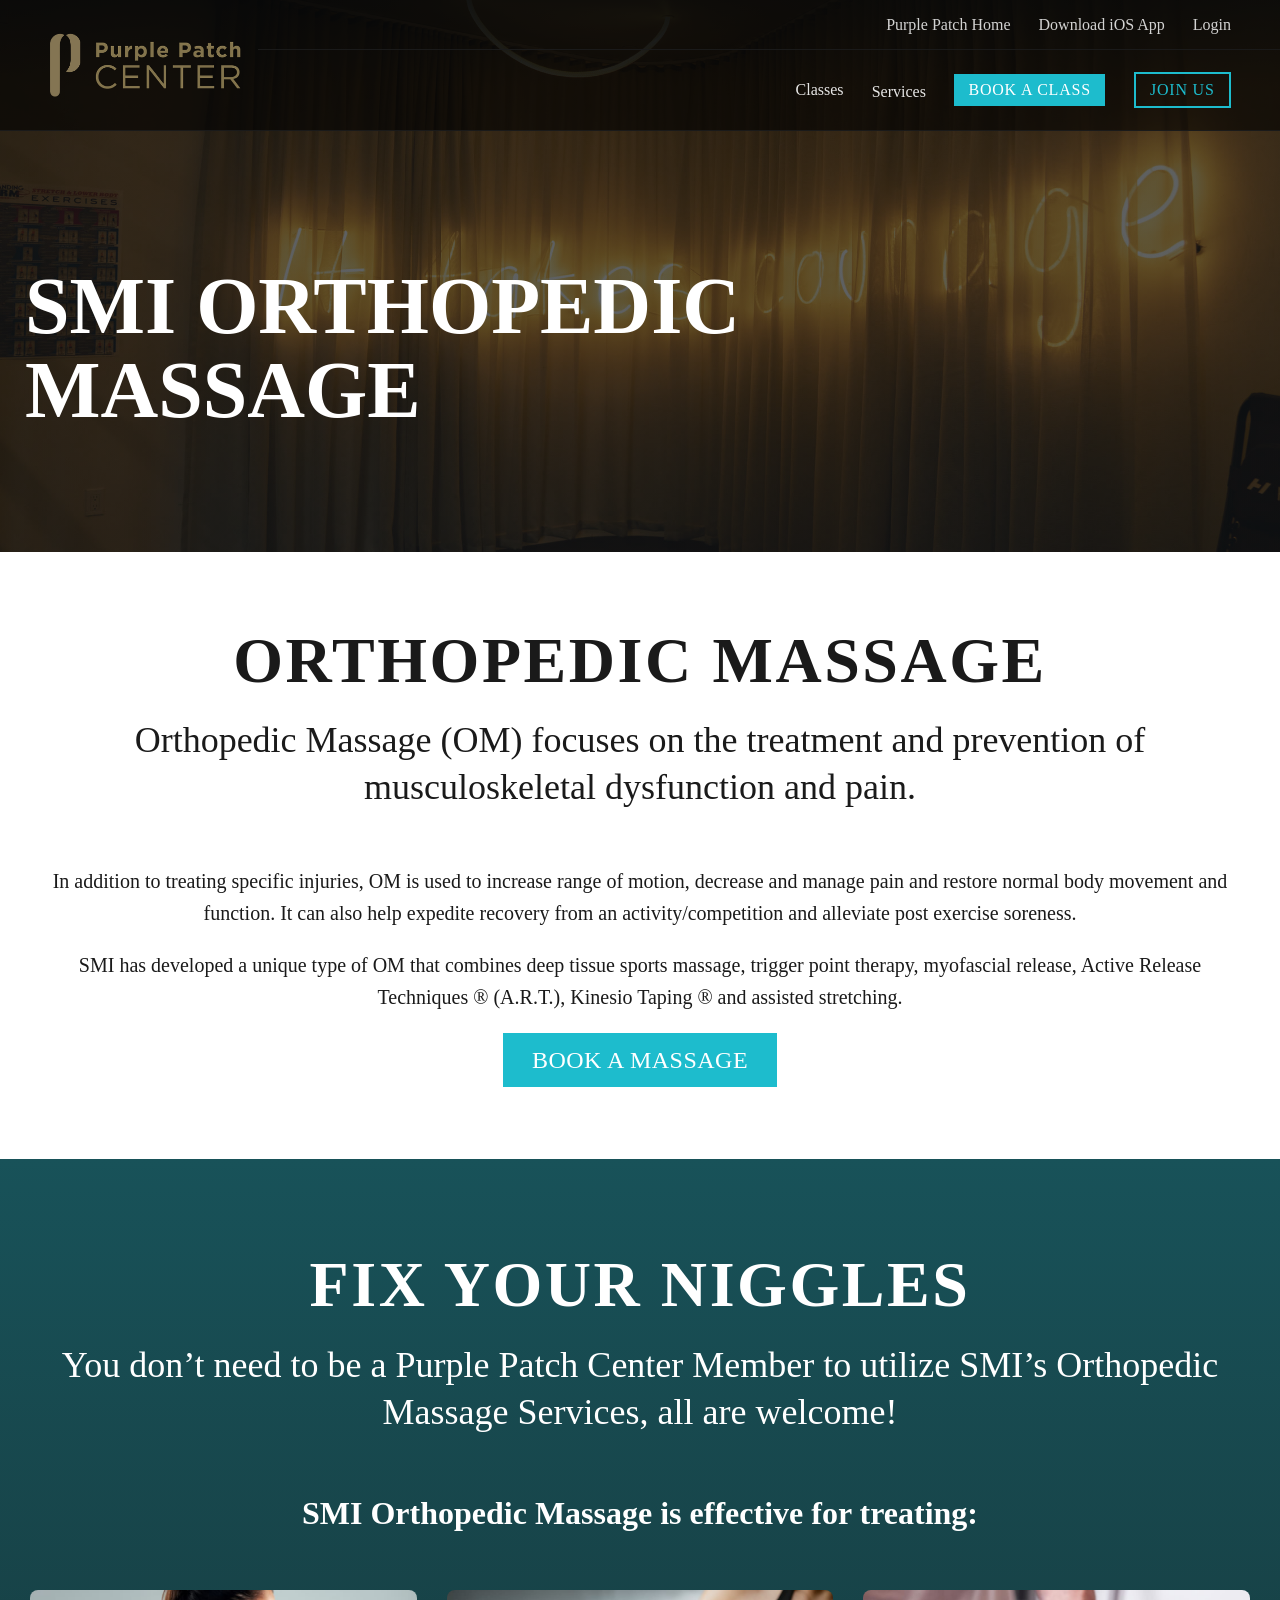
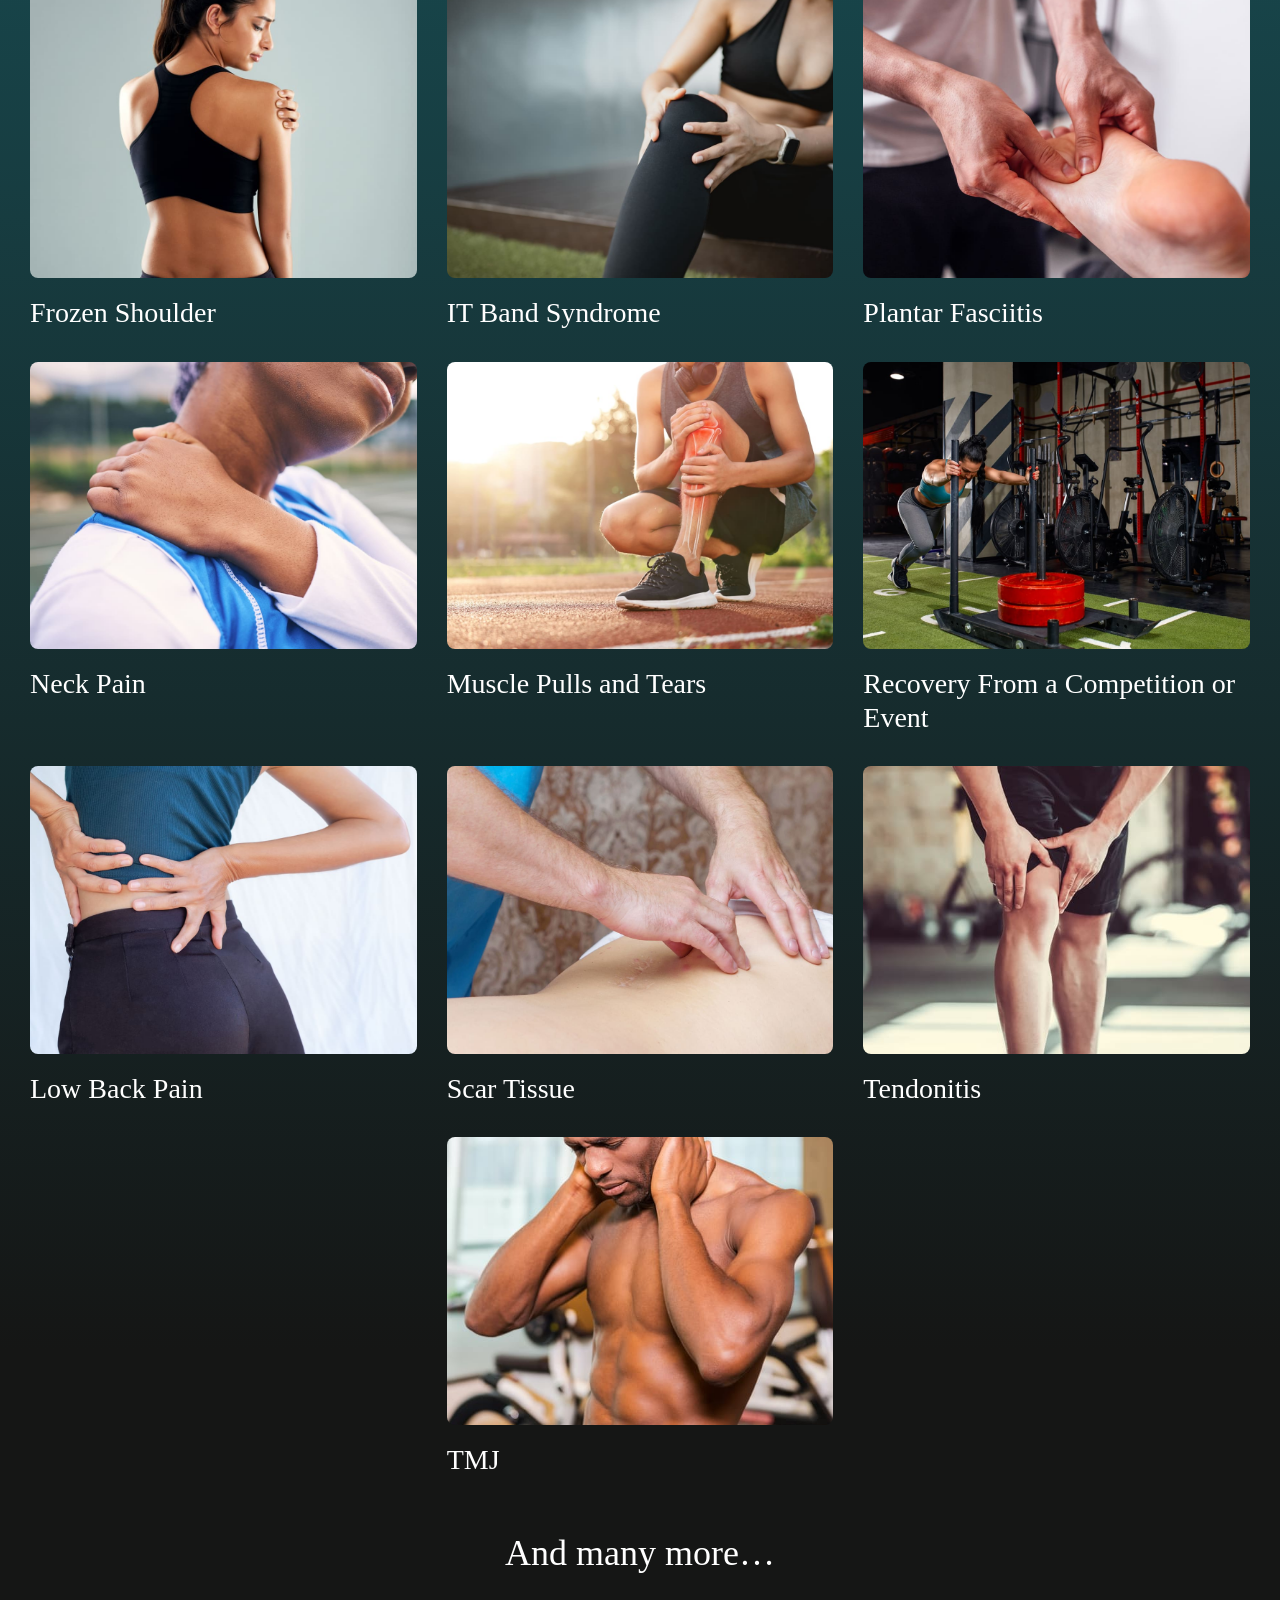
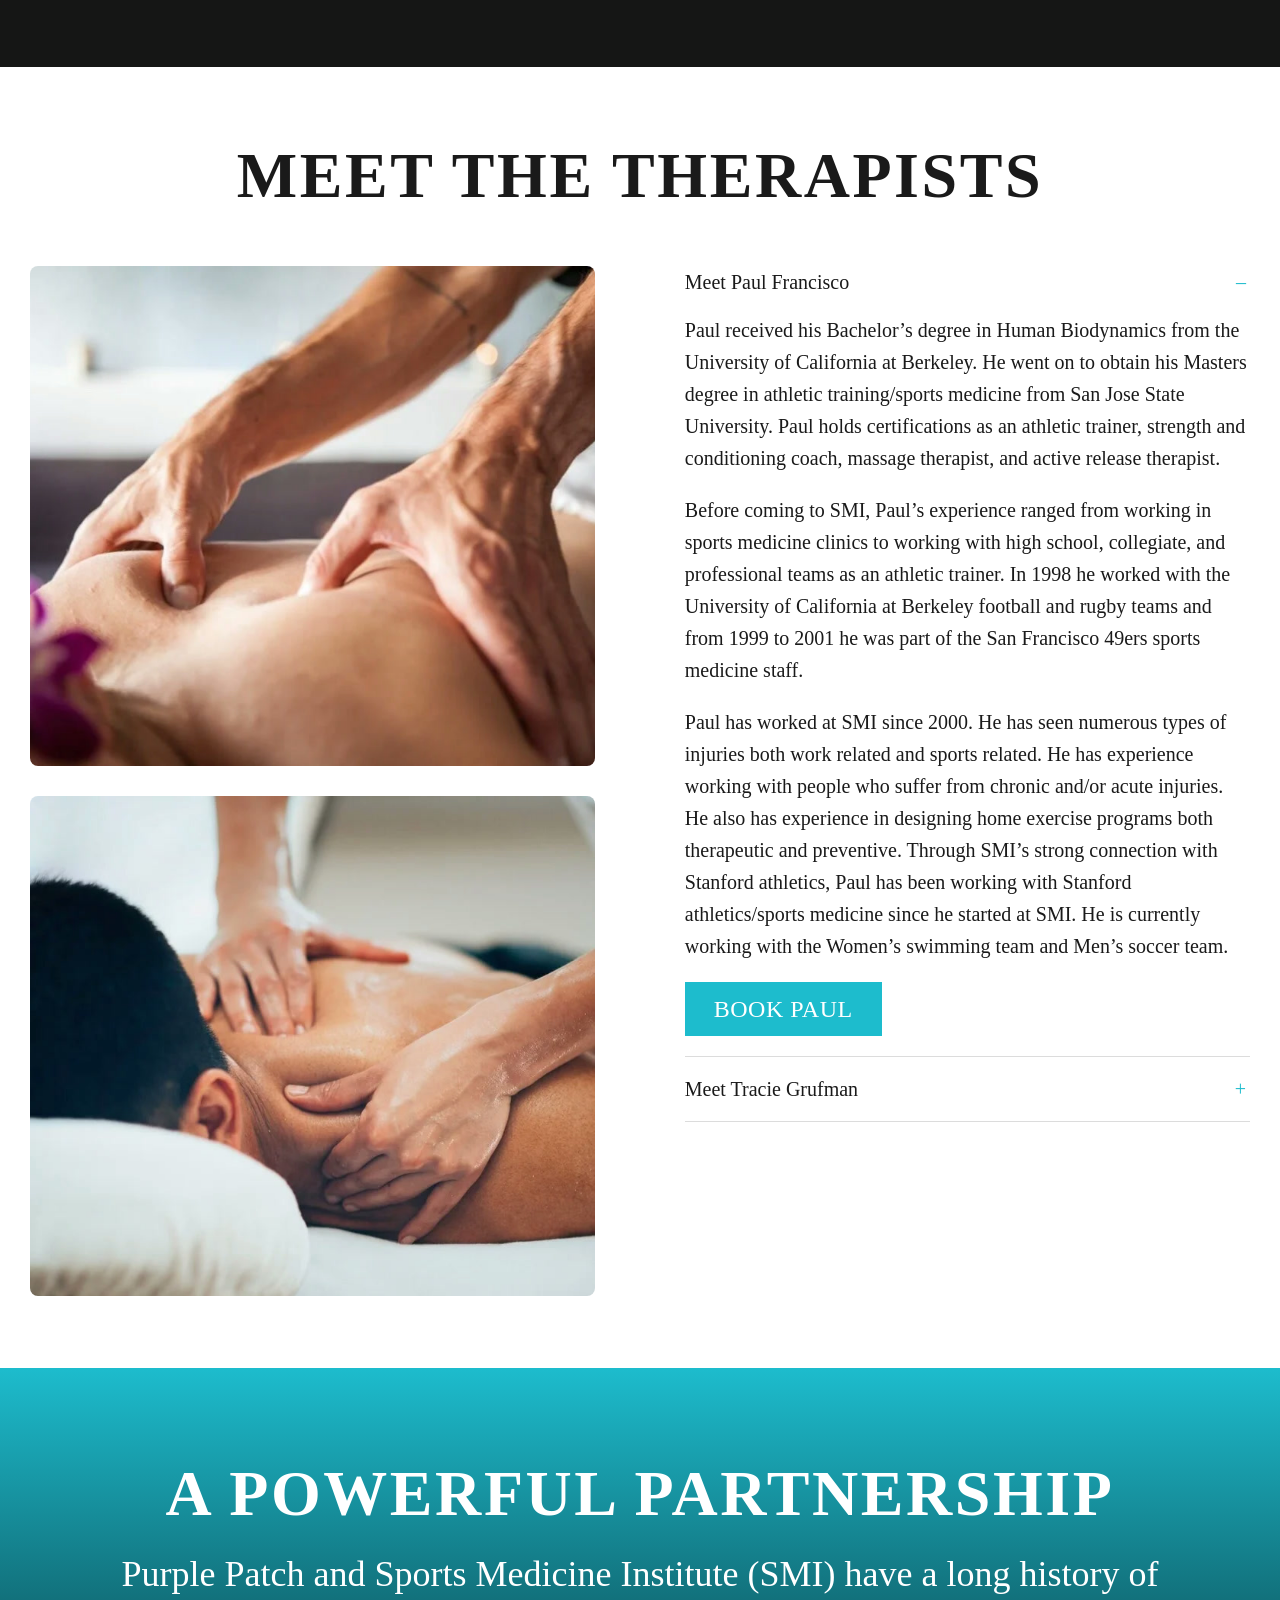
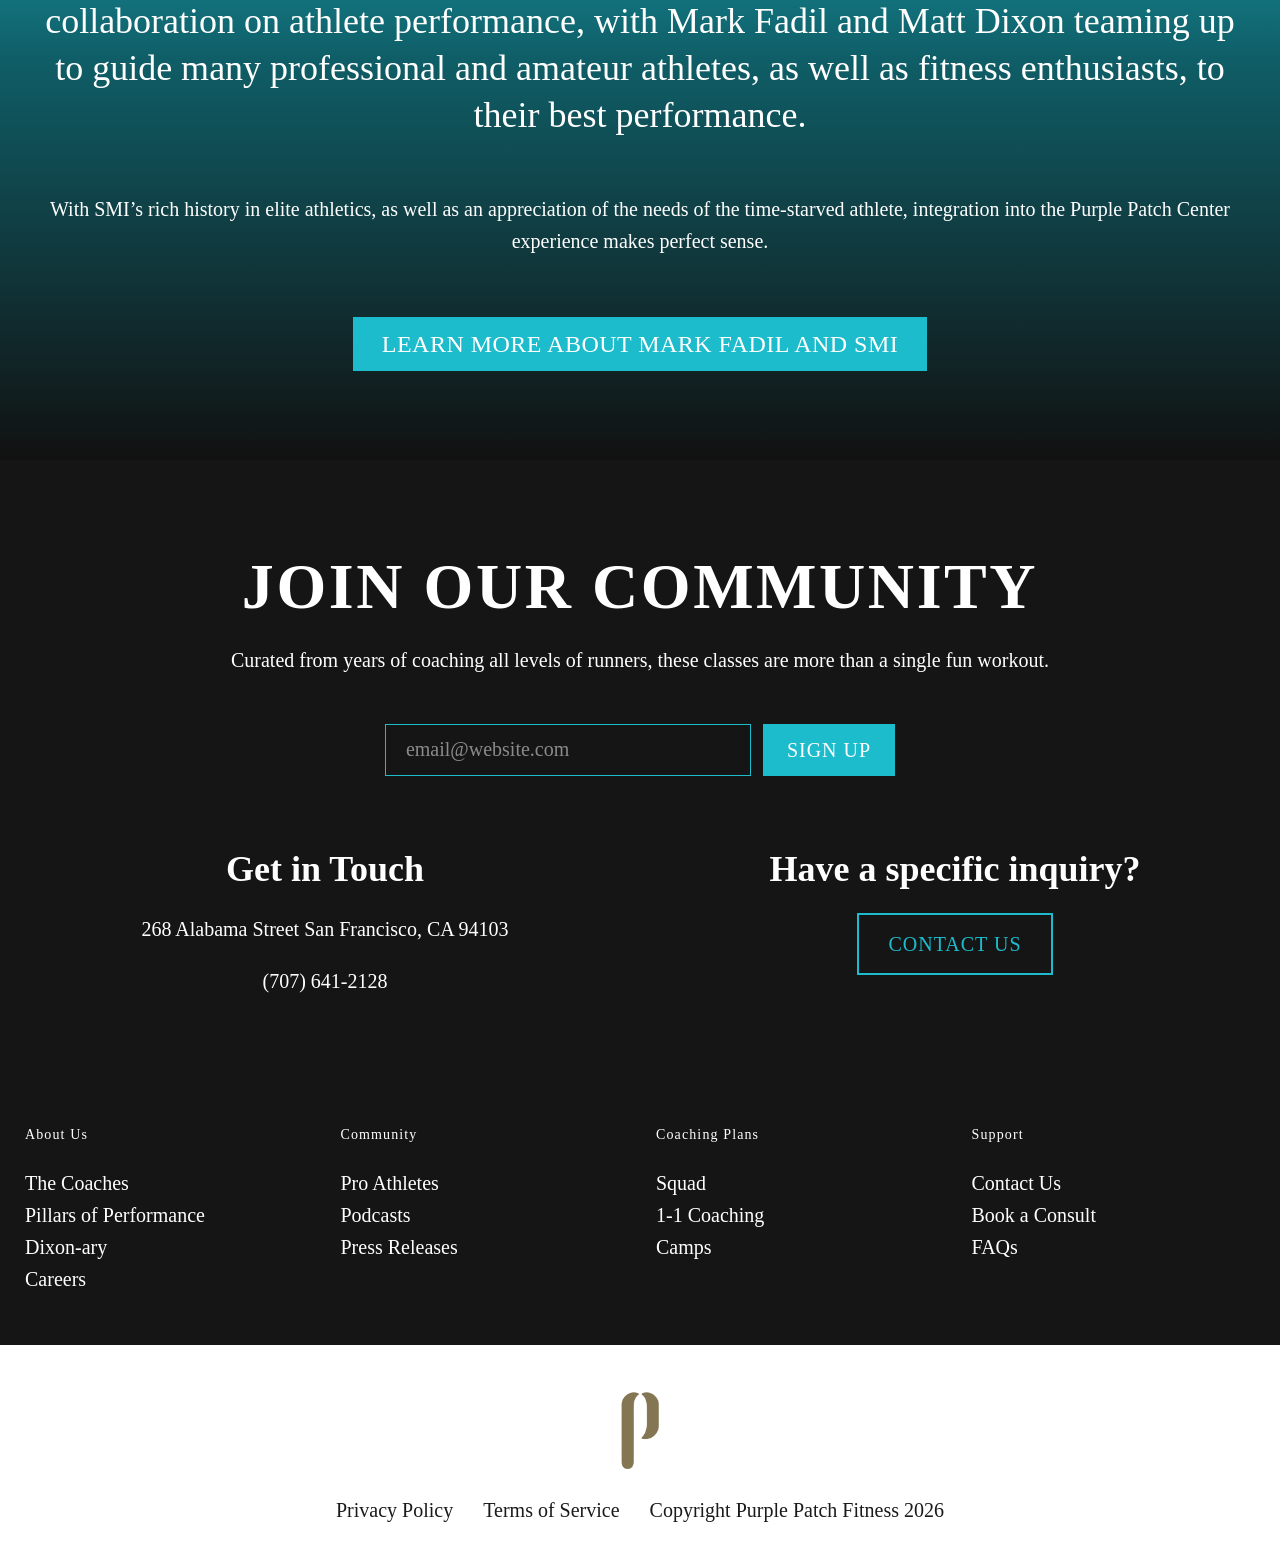
<file: services/smi-orthopedic-massage/index.html>
<!DOCTYPE html>
<html lang="en">
<head>
  <meta charset="UTF-8" />
  <meta name="viewport" content="width=device-width, initial-scale=1" />
  <title>SMI Orthopedic Massage — Purple Patch Performance Center</title>
  <meta name="description" content="Orthopedic massage with SMI therapists at the Purple Patch Performance Center — treat niggles, recover faster, and restore movement." />
  <link rel="stylesheet" href="../../css/pp-mockup.css?v=123" />
  <link rel="stylesheet" href="../../css/pp-mockup-refined.css?v=171" />
  <link rel="stylesheet" href="../../css/pp-mockup-vertical.css?v=193" />
  <link rel="stylesheet" href="../../css/pp-performance-center.css?v=114" />
</head>
<body class="page-refined page-tri-squad-overlap page-tri-squad-vertical page-performance-center page-pc-service page-pc-massage">
  <header class="center-site-header" id="center-site-header">
    <div class="center-site-header__top">
      <div class="center-site-header__utility">
        <div class="center-site-header__utility-end">
          <a href="https://www.purplepatchfitness.com/">Purple Patch Home</a>
          <a href="https://apps.apple.com/us/app/purple-patch/id1502928860?ls=1">Download iOS App</a>
          <a href="/purple-patch-center-preview/login/">Login</a>
        </div>
      </div>
    </div>
    <div class="center-site-header__main">
      <div class="center-site-header__bar">
        <a class="center-site-header__brand" href="../../performance-center-refined.html">
          <img src="../../images/performance-center/logo-center.png?v=2" alt="Purple Patch Center" width="382" height="127" />
        </a>
        <nav class="center-site-header__nav" aria-label="Primary">
          <a href="../../performance-center-refined.html#classes">Classes</a>
          <div class="center-site-header__dropdown">
            <button type="button" class="center-site-header__drop-btn" aria-haspopup="true" aria-expanded="false">Services</button>
            <div class="center-site-header__dropdown-panel">
              <a href="/purple-patch-center-preview/services/strategic-bike-fitting/">Strategic Bike Fitting with Chris Soden</a>
              <a href="/purple-patch-center-preview/services/smi-orthopedic-massage/" aria-current="page">SMI Orthopedic Massage</a>
              <a href="/purple-patch-center-preview/services/sweat-testing/">Precision Hydration Sweat Testing</a>
              <a href="/purple-patch-center-preview/services/physical-therapy/">360 Physical Therapy</a>
              <a href="/purple-patch-center-preview/services/personal-training/">Personal Training</a>
            </div>
          </div>
          <a class="btn-blue btn-blue--solid" href="/purple-patch-center-preview/schedule/">Book a Class</a>
          <a class="btn-blue-outline" href="https://aviaviana14.github.io/purple-patch-center-preview/pricing/">Join Us</a>
        </nav>
        <button type="button" class="center-site-header__menu-btn" id="centerMenuButton" aria-expanded="false" aria-controls="centerMenuPanel" aria-label="Open menu">
          <svg xmlns="http://www.w3.org/2000/svg" viewBox="0 0 12 12" aria-hidden="true"><path fill="currentColor" d="M.5 2.5h11v1H.5zm0 3h11v1H.5zm0 3h11v1H.5z"/></svg>
        </button>
      </div>
    </div>
  </header>

  <div class="center-site-menu" id="centerMenuPanel" hidden>
    <div class="center-site-menu__top">
      <a class="center-site-header__brand" href="../../performance-center-refined.html">
        <img src="../../images/performance-center/logo-center.png?v=2" alt="Purple Patch Center" width="382" height="127" />
      </a>
      <button type="button" class="center-site-menu__close" id="centerMenuClose" aria-label="Close menu">
        <svg xmlns="http://www.w3.org/2000/svg" viewBox="0 0 12 12" aria-hidden="true"><path fill="currentColor" d="M2.1 1.4 6 5.3l3.9-3.9.7.7L6.7 6l3.9 3.9-.7.7L6 6.7l-3.9 3.9-.7-.7L5.3 6 1.4 2.1z"/></svg>
      </button>
    </div>
    <nav class="center-site-menu__nav" aria-label="Mobile">
      <p class="center-site-menu__label">Quick Links</p>
      <div class="center-site-menu__sub">
        <a href="https://www.purplepatchfitness.com/">Purple Patch Home</a>
        <a href="https://apps.apple.com/us/app/purple-patch/id1502928860?ls=1">Download iOS App</a>
        <a href="/purple-patch-center-preview/login/">Login</a>
      </div>
      <a href="../../performance-center-refined.html#classes">Classes</a>
      <p class="center-site-menu__label">Services</p>
      <div class="center-site-menu__sub">
        <a href="/purple-patch-center-preview/services/strategic-bike-fitting/">Strategic Bike Fitting with Chris Soden</a>
        <a href="/purple-patch-center-preview/services/smi-orthopedic-massage/" aria-current="page">SMI Orthopedic Massage</a>
        <a href="/purple-patch-center-preview/services/sweat-testing/">Precision Hydration Sweat Testing</a>
        <a href="/purple-patch-center-preview/services/physical-therapy/">360 Physical Therapy</a>
        <a href="/purple-patch-center-preview/services/personal-training/">Personal Training</a>
      </div>
    </nav>
    <div class="center-site-menu__actions">
      <a class="btn-blue btn-blue--solid" href="/purple-patch-center-preview/schedule/">Book a Class</a>
      <a class="btn-blue-outline" href="https://aviaviana14.github.io/purple-patch-center-preview/pricing/">Join Us</a>
    </div>
  </div>

  <section class="hero hero--live hero--figma hero--short" id="top" data-pp-block="hero"><div class="hero__media">
<img decoding="async" src="../../images/performance-center/massage/hero.jpg" alt="Curtained recovery room lit by a neon sign reading “It takes courage”" loading="eager" /></div><div class="hero__overlay"></div><div class="hero__content"><h1>SMI Orthopedic<br />Massage</h1></div></section>

    <section class="center-split center-split--pattern" id="orthopedic-massage" data-pp-block="orthopedic-massage"><div class="center-split__inner"><h2 class="heading heading--center heading--figma reveal">Orthopedic Massage</h2><p class="center-split__lead reveal">Orthopedic Massage (OM) focuses on the treatment and prevention of musculoskeletal dysfunction and pain.</p><div class="center-split__row center-split__row--solo"><div class="center-split__copy reveal"><p>In addition to treating specific injuries, OM is used to increase range of motion, decrease and manage pain and restore normal body movement and function. It can also help expedite recovery from an activity/competition and alleviate post exercise soreness.</p><p>SMI has developed a unique type of OM that combines deep tissue sports massage, trigger point therapy, myofascial release, Active Release Techniques ® (A.R.T.), Kinesio Taping ® and assisted stretching.</p><a class="btn-blue btn-blue--solid" href="https://www.mindbodyonline.com/explore/locations/sports-medicine-institute-smi">Book a Massage</a></div></div></div></section>

    <section class="center-tiles" id="niggles" data-pp-block="niggles"><div class="center-tiles__inner"><h2 class="heading heading--center heading--figma reveal">Fix Your Niggles</h2><p class="center-split__lead reveal">You don’t need to be a Purple Patch Center Member to utilize SMI’s Orthopedic Massage Services, all are welcome!</p><h3 class="center-tiles__sub reveal">SMI Orthopedic Massage is effective for treating:</h3><div class="center-tiles__grid reveal">
<figure class="center-tiles__item"><img src="../../images/performance-center/massage/niggle-frozen-shoulder.jpg" alt="" width="390" height="290" loading="lazy" /><figcaption>Frozen Shoulder</figcaption></figure>
<figure class="center-tiles__item"><img src="../../images/performance-center/massage/niggle-it-band.jpg" alt="" width="390" height="290" loading="lazy" /><figcaption>IT Band Syndrome</figcaption></figure>
<figure class="center-tiles__item"><img src="../../images/performance-center/massage/niggle-plantar-fasciitis.jpg" alt="" width="390" height="290" loading="lazy" /><figcaption>Plantar Fasciitis</figcaption></figure>
<figure class="center-tiles__item"><img src="../../images/performance-center/massage/niggle-neck-pain.jpg" alt="" width="390" height="290" loading="lazy" /><figcaption>Neck Pain</figcaption></figure>
<figure class="center-tiles__item"><img src="../../images/performance-center/massage/niggle-muscle-pulls.jpg" alt="" width="390" height="290" loading="lazy" /><figcaption>Muscle Pulls and Tears</figcaption></figure>
<figure class="center-tiles__item"><img src="../../images/performance-center/massage/niggle-recovery.jpg" alt="" width="390" height="290" loading="lazy" /><figcaption>Recovery From a Competition or Event</figcaption></figure>
<figure class="center-tiles__item"><img src="../../images/performance-center/massage/niggle-low-back.jpg" alt="" width="390" height="290" loading="lazy" /><figcaption>Low Back Pain</figcaption></figure>
<figure class="center-tiles__item"><img src="../../images/performance-center/massage/niggle-scar-tissue.jpg" alt="" width="390" height="290" loading="lazy" /><figcaption>Scar Tissue</figcaption></figure>
<figure class="center-tiles__item"><img src="../../images/performance-center/massage/niggle-tendonitis.jpg" alt="" width="390" height="290" loading="lazy" /><figcaption>Tendonitis</figcaption></figure>
<figure class="center-tiles__item"><img src="../../images/performance-center/massage/niggle-tmj.jpg" alt="" width="390" height="290" loading="lazy" /><figcaption>TMJ</figcaption></figure>
</div><p class="center-tiles__after reveal">And many more…</p></div></section>

    <section class="center-split center-split--pattern" id="therapists" style="--split-ratio: 565 / 500" data-pp-block="therapists"><div class="center-split__inner"><h2 class="heading heading--center heading--figma reveal">Meet the Therapists</h2><div class="center-split__row center-split__row--media-left"><div class="center-split__media center-split__media--mosaic center-split__media--stack reveal"><img decoding="async" src="../../images/performance-center/massage/therapist-1.jpg" alt="Therapist working on an athlete’s shoulder" loading="lazy" /><img decoding="async" src="../../images/performance-center/massage/therapist-2.jpg" alt="Therapist massaging an athlete’s upper back" loading="lazy" /></div><div class="center-split__copy reveal"><div class="center-faq"><details open><summary>Meet Paul Francisco</summary><div class="center-faq__answer"><p>Paul received his Bachelor’s degree in Human Biodynamics from the University of California at Berkeley. He went on to obtain his Masters degree in athletic training/sports medicine from San Jose State University. Paul holds certifications as an athletic trainer, strength and conditioning coach, massage therapist, and active release therapist.</p><p>Before coming to SMI, Paul’s experience ranged from working in sports medicine clinics to working with high school, collegiate, and professional teams as an athletic trainer. In 1998 he worked with the University of California at Berkeley football and rugby teams and from 1999 to 2001 he was part of the San Francisco 49ers sports medicine staff.</p><p>Paul has worked at SMI since 2000. He has seen numerous types of injuries both work related and sports related. He has experience working with people who suffer from chronic and/or acute injuries. He also has experience in designing home exercise programs both therapeutic and preventive. Through SMI’s strong connection with Stanford athletics, Paul has been working with Stanford athletics/sports medicine since he started at SMI. He is currently working with the Women’s swimming team and Men’s soccer team.</p><a class="btn-blue btn-blue--solid" href="https://www.mindbodyonline.com/explore/locations/sports-medicine-institute-smi">Book Paul</a></div></details><details><summary>Meet Tracie Grufman</summary><div class="center-faq__answer"><p>Tracie has always been in the business of helping people. For over 20 years she worked as a chef in San Francisco, utilizing her skills and expertise to bring healthy meals and nutritional education to those who needed it most through programs focused on serving youth and underserved populations.</p><p>Eventually her long hours in the kitchen began to take a toll on her body and she realized she needed to make some changes. In the process of seeking treatment she discovered neuromuscular therapy and was fascinated and inspired by the healing it brought her. Her own treatment led her down the path of pursuing a career in neuromuscular therapy. She attended the National Holistic Institute where she graduated from both the Core program and then the Advanced Neuromuscular Therapy program. She has continued to add skills to her "tool box" becoming certified in Myofascial Decompression and earning a certificate from Champion Performance as a Therapy and Training Specialist.</p><p>Tracie has learned from her own experience the value of manual therapy in treating injuries, pain and movement dysfunction and she is passionate about sharing these benefits with others. Her experience of working through her own injuries has enhanced her expertise as a manual therapist and driven her to continue to learn and grow as a practitioner.</p><p>When not working, Tracie enjoys playing tennis, bike riding, going camping, and hosting cooking classes!</p><a class="btn-blue btn-blue--solid" href="https://www.mindbodyonline.com/explore/locations/sports-medicine-institute-smi">Book Tracie</a></div></details></div></div></div></div></section>

    <section class="center-split center-split--dark" id="partnership" data-pp-block="partnership"><div class="center-split__inner"><h2 class="heading heading--center heading--figma reveal">A Powerful Partnership</h2><p class="center-split__lead reveal">Purple Patch and Sports Medicine Institute (SMI) have a long history of collaboration on athlete performance, with Mark Fadil and Matt Dixon teaming up to guide many professional and amateur athletes, as well as fitness enthusiasts, to their best performance.</p><div class="center-split__row center-split__row--solo"><div class="center-split__copy reveal"><p>With SMI’s rich history in elite athletics, as well as an appreciation of the needs of the time-starved athlete, integration into the Purple Patch Center experience makes perfect sense.</p><a class="btn-blue btn-blue--solid" href="https://smiweb.org/">Learn More About Mark Fadil and SMI</a></div></div></div></section>

    <section class="center-community" id="community" data-pp-block="community"><div class="center-community__inner"><h2 class="heading heading--center heading--figma reveal">Join Our Community</h2><p class="center-community__sub reveal">Curated from years of coaching all levels of runners, these classes are more than a single fun workout.</p><form class="center-community__form reveal" action="#" method="post">
<label class="screen-reader-text" for="center-community-email">Email address</label>
<input id="center-community-email" type="email" name="EMAIL" placeholder="email@website.com" autocomplete="email" required />
<button type="submit" class="btn-blue btn-blue--solid">Sign Up</button></form><div class="center-community__contact reveal"><div><h3>Get in Touch</h3><p><a href="https://www.google.com/maps/search/?api=1&amp;query=268+Alabama+Street+San+Francisco+CA+94103">268 Alabama Street San Francisco, CA 94103</a></p><p><a href="tel:+17076412128">(707) 641-2128</a></p></div><div><h3>Have a specific inquiry?</h3>
<a class="btn-blue-outline" href="https://education.purplepatchfitness.com/hc/en-us/requests/new">Contact Us</a></div></div></div></section>

  <section class="surface surface--footer-links" data-pp-block="footer-links">
    <div class="footer-links-grid">
      <div>
        <h3>About Us</h3>
        <ul>
          <li><a href="https://www.purplepatchfitness.com/coaches">The Coaches</a></li>
          <li><a href="https://www.purplepatchfitness.com/pillarsofperformance">Pillars of Performance</a></li>
          <li><a href="https://www.purplepatchfitness.com/the-dixonary">Dixon-ary</a></li>
          <li><a href="https://www.purplepatchfitness.com/careers-page">Careers</a></li>
        </ul>
      </div>
      <div>
        <h3>Community</h3>
        <ul>
          <li><a href="https://www.purplepatchfitness.com/our-methodology">Pro Athletes</a></li>
          <li><a href="https://www.purplepatchfitness.com/podcast">Podcasts</a></li>
          <li><a href="https://www.purplepatchfitness.com/press">Press Releases</a></li>
        </ul>
      </div>
      <div>
        <h3>Coaching Plans</h3>
        <ul>
          <li><a href="https://squad.purplepatchfitness.com">Squad</a></li>
          <li><a href="https://www.purplepatchfitness.com/11-coached">1-1 Coaching</a></li>
          <li><a href="https://store.purplepatchfitness.com/collections/camps">Camps</a></li>
        </ul>
      </div>
      <div>
        <h3>Support</h3>
        <ul>
          <li><a href="https://education.purplepatchfitness.com/hc/en-us/requests/new">Contact Us</a></li>
          <li><a href="https://www.purplepatchfitness.com/coachingconsult">Book a Consult</a></li>
          <li><a href="https://education.purplepatchfitness.com/hc/en-us/sections/360003587694-Purple-Patch-FAQ">FAQs</a></li>
        </ul>
      </div>
    </div>
  </section>

  <footer class="site-footer" data-pp-block="footer">
    <img src="../../images/performance-center/footer-plogo-gold.png" alt="Purple Patch Fitness" />
    <ul class="site-footer__legal">
      <li><a href="https://www.purplepatchfitness.com/pp-privacy-policy">Privacy Policy</a></li>
      <li><a href="https://www.purplepatchfitness.com/purple-patch-terms-and-conditions">Terms of Service</a></li>
      <li><a href="https://www.purplepatchfitness.com/">Copyright Purple Patch Fitness <span id="copyright-year"></span></a></li>
    </ul>
  </footer>

  <script src="../../js/study-system-vertical.js?v=42"></script>
  <script src="../../js/performance-center-site.js?v=16"></script>
</body>
</html>
</file>
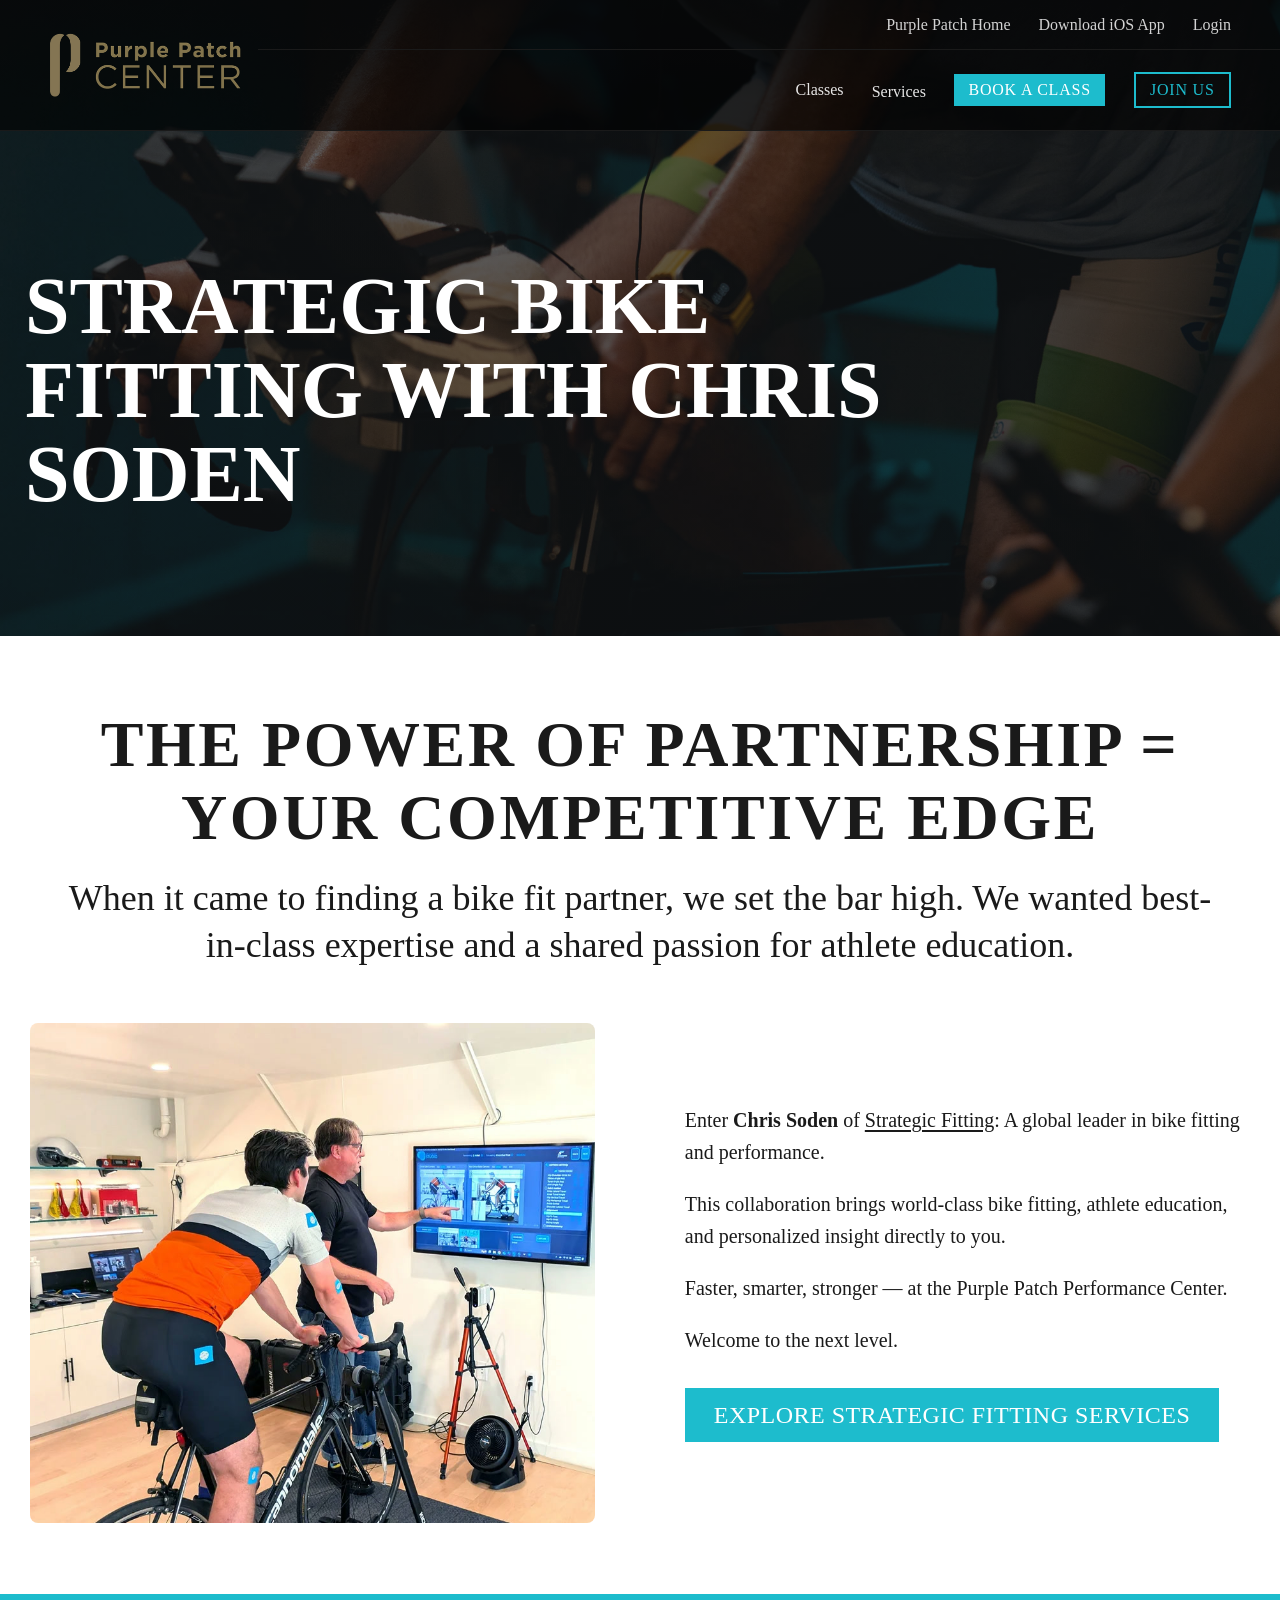
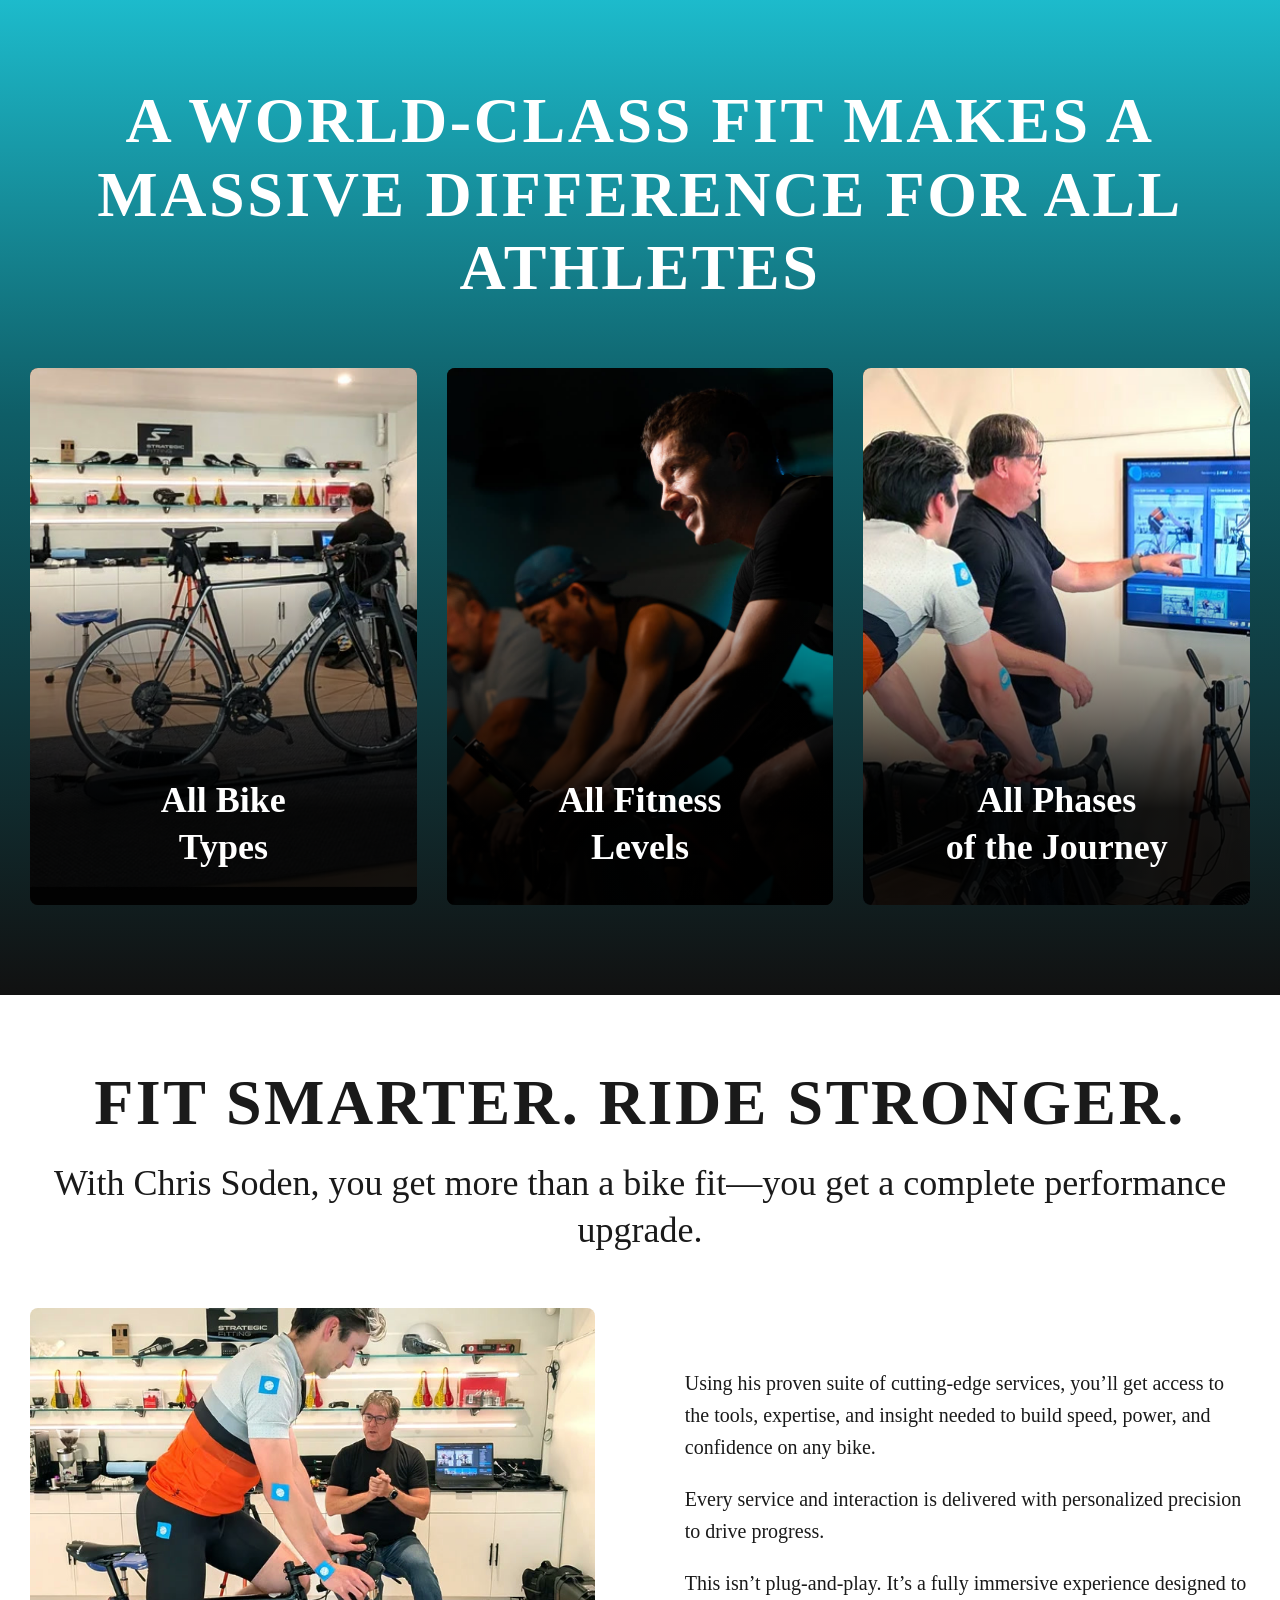
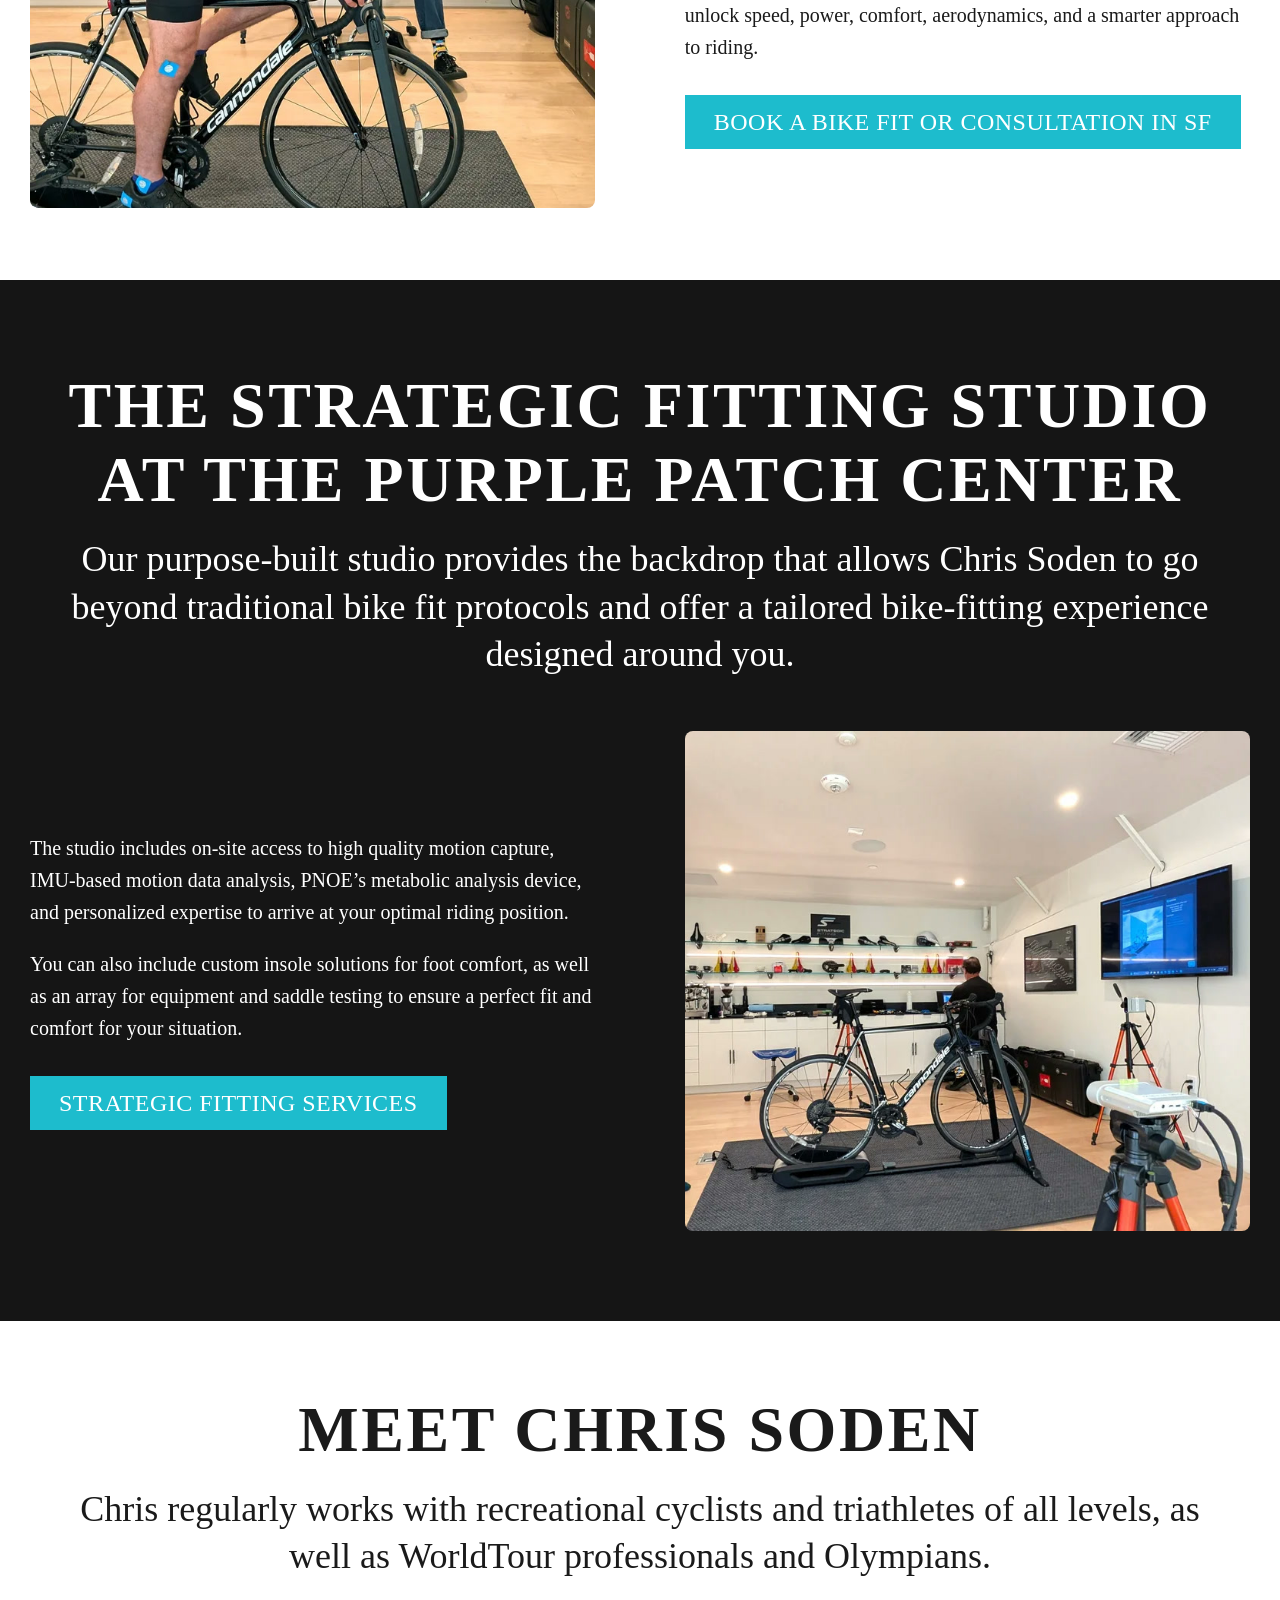
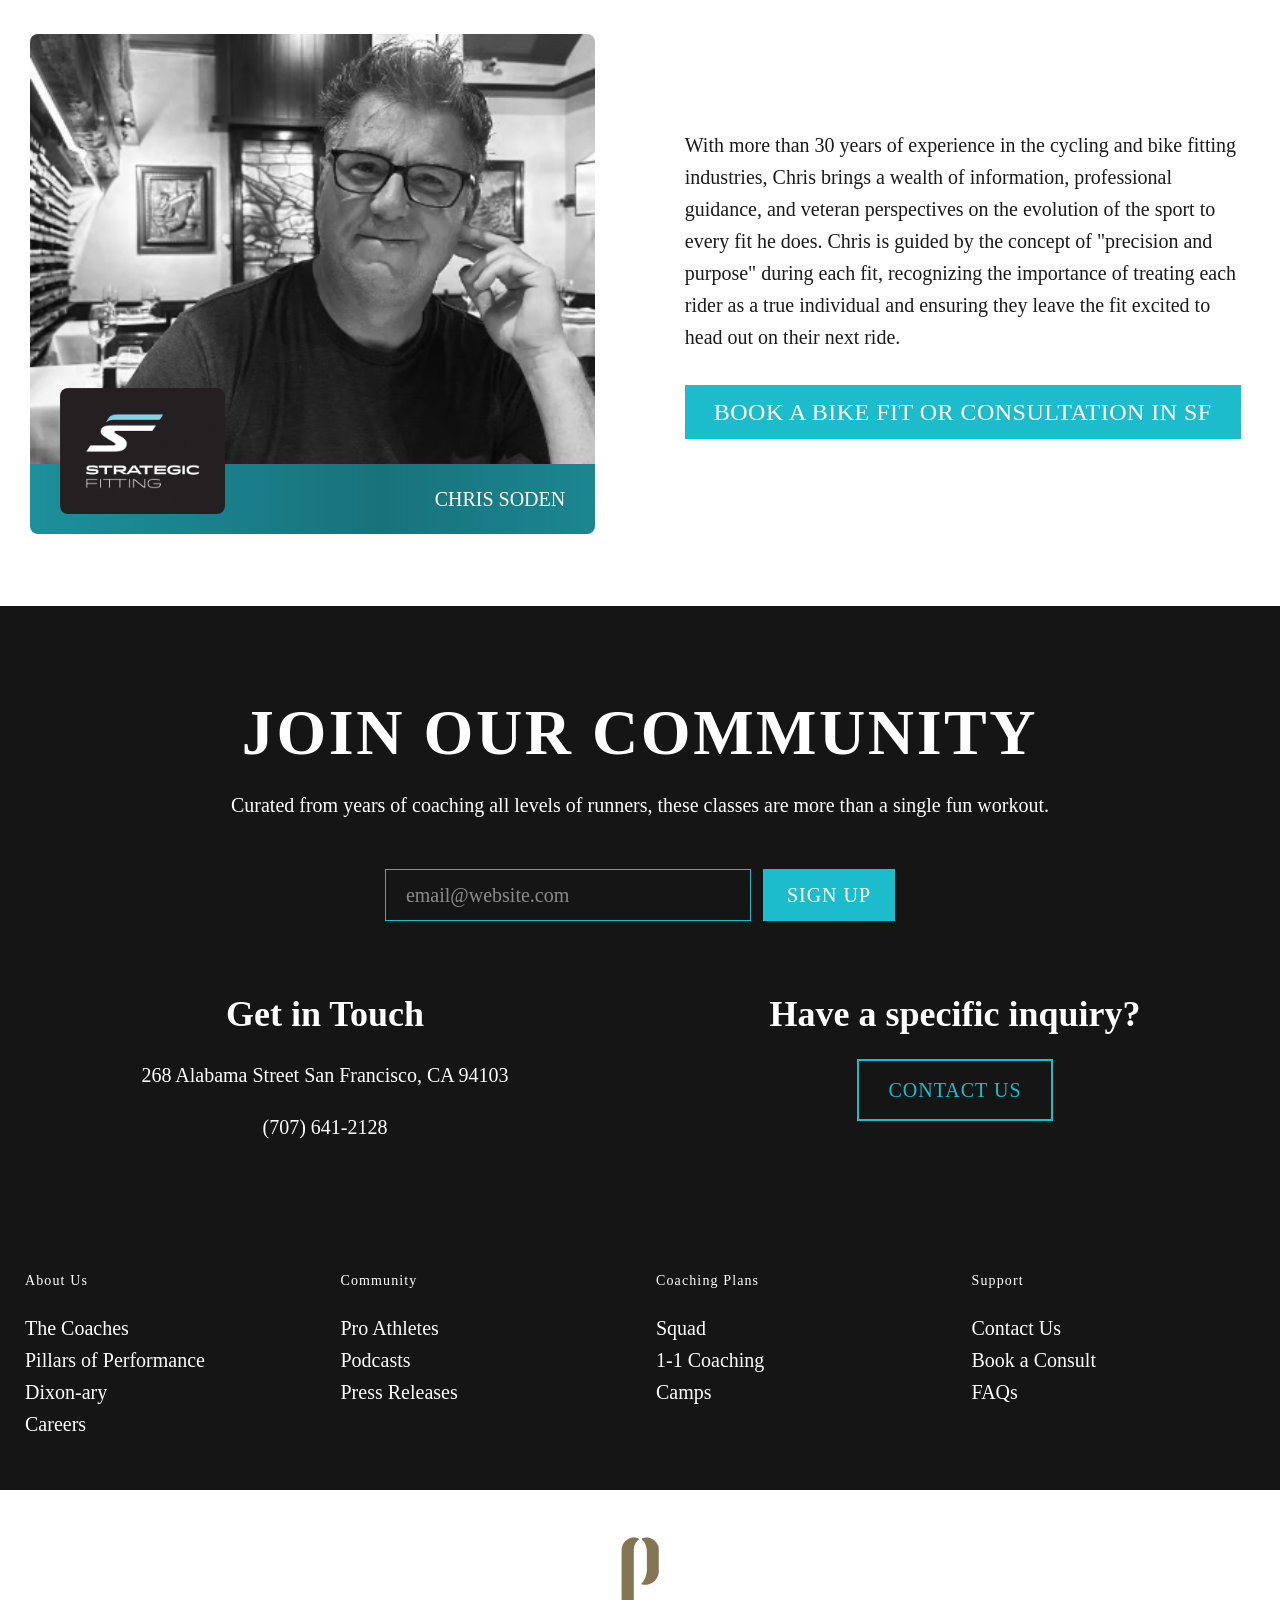
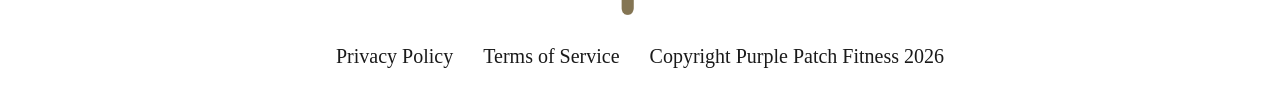
<file: services/strategic-bike-fitting/index.html>
<!DOCTYPE html>
<html lang="en">
<head>
  <meta charset="UTF-8" />
  <meta name="viewport" content="width=device-width, initial-scale=1" />
  <title>Strategic Bike Fitting with Chris Soden — Purple Patch Performance Center</title>
  <meta name="description" content="World-class bike fitting with Chris Soden of Strategic Fitting at the Purple Patch Performance Center in San Francisco." />
  <link rel="stylesheet" href="../../css/pp-mockup.css?v=123" />
  <link rel="stylesheet" href="../../css/pp-mockup-refined.css?v=171" />
  <link rel="stylesheet" href="../../css/pp-mockup-vertical.css?v=193" />
  <link rel="stylesheet" href="../../css/pp-performance-center.css?v=111" />
</head>
<body class="page-refined page-tri-squad-overlap page-tri-squad-vertical page-performance-center page-pc-service page-pc-fitting">
  <header class="center-site-header" id="center-site-header">
    <div class="center-site-header__top">
      <div class="center-site-header__utility">
        <div class="center-site-header__utility-end">
          <a href="https://www.purplepatchfitness.com/">Purple Patch Home</a>
          <a href="https://apps.apple.com/us/app/purple-patch/id1502928860?ls=1">Download iOS App</a>
          <a href="/purple-patch-center-preview/login/">Login</a>
        </div>
      </div>
    </div>
    <div class="center-site-header__main">
      <div class="center-site-header__bar">
        <a class="center-site-header__brand" href="../../performance-center-refined.html">
          <img src="../../images/performance-center/logo-center.png?v=2" alt="Purple Patch Center" width="382" height="127" />
        </a>
        <nav class="center-site-header__nav" aria-label="Primary">
          <a href="../../performance-center-refined.html#classes">Classes</a>
          <div class="center-site-header__dropdown">
            <button type="button" class="center-site-header__drop-btn" aria-haspopup="true" aria-expanded="false">Services</button>
            <div class="center-site-header__dropdown-panel">
              <a href="/purple-patch-center-preview/services/strategic-bike-fitting/" aria-current="page">Strategic Bike Fitting with Chris Soden</a>
              <a href="/purple-patch-center-preview/services/smi-orthopedic-massage/">SMI Orthopedic Massage</a>
              <a href="/purple-patch-center-preview/services/sweat-testing/">Precision Hydration Sweat Testing</a>
              <a href="/purple-patch-center-preview/services/physical-therapy/">360 Physical Therapy</a>
              <a href="/purple-patch-center-preview/services/personal-training/">Personal Training</a>
            </div>
          </div>
          <a class="btn-blue btn-blue--solid" href="/purple-patch-center-preview/schedule/">Book a Class</a>
          <a class="btn-blue-outline" href="https://aviaviana14.github.io/purple-patch-center-preview/pricing/">Join Us</a>
        </nav>
        <button type="button" class="center-site-header__menu-btn" id="centerMenuButton" aria-expanded="false" aria-controls="centerMenuPanel" aria-label="Open menu">
          <svg xmlns="http://www.w3.org/2000/svg" viewBox="0 0 12 12" aria-hidden="true"><path fill="currentColor" d="M.5 2.5h11v1H.5zm0 3h11v1H.5zm0 3h11v1H.5z"/></svg>
        </button>
      </div>
    </div>
  </header>

  <div class="center-site-menu" id="centerMenuPanel" hidden>
    <div class="center-site-menu__top">
      <a class="center-site-header__brand" href="../../performance-center-refined.html">
        <img src="../../images/performance-center/logo-center.png?v=2" alt="Purple Patch Center" width="382" height="127" />
      </a>
      <button type="button" class="center-site-menu__close" id="centerMenuClose" aria-label="Close menu">
        <svg xmlns="http://www.w3.org/2000/svg" viewBox="0 0 12 12" aria-hidden="true"><path fill="currentColor" d="M2.1 1.4 6 5.3l3.9-3.9.7.7L6.7 6l3.9 3.9-.7.7L6 6.7l-3.9 3.9-.7-.7L5.3 6 1.4 2.1z"/></svg>
      </button>
    </div>
    <nav class="center-site-menu__nav" aria-label="Mobile">
      <p class="center-site-menu__label">Quick Links</p>
      <div class="center-site-menu__sub">
        <a href="https://www.purplepatchfitness.com/">Purple Patch Home</a>
        <a href="https://apps.apple.com/us/app/purple-patch/id1502928860?ls=1">Download iOS App</a>
        <a href="/purple-patch-center-preview/login/">Login</a>
      </div>
      <a href="../../performance-center-refined.html#classes">Classes</a>
      <p class="center-site-menu__label">Services</p>
      <div class="center-site-menu__sub">
        <a href="/purple-patch-center-preview/services/strategic-bike-fitting/" aria-current="page">Strategic Bike Fitting with Chris Soden</a>
        <a href="/purple-patch-center-preview/services/smi-orthopedic-massage/">SMI Orthopedic Massage</a>
        <a href="/purple-patch-center-preview/services/sweat-testing/">Precision Hydration Sweat Testing</a>
        <a href="/purple-patch-center-preview/services/physical-therapy/">360 Physical Therapy</a>
        <a href="/purple-patch-center-preview/services/personal-training/">Personal Training</a>
      </div>
    </nav>
    <div class="center-site-menu__actions">
      <a class="btn-blue btn-blue--solid" href="/purple-patch-center-preview/schedule/">Book a Class</a>
      <a class="btn-blue-outline" href="https://aviaviana14.github.io/purple-patch-center-preview/pricing/">Join Us</a>
    </div>
  </div>

  <section class="hero hero--live hero--figma hero--short" id="top" data-pp-block="hero"><div class="hero__media">
<img decoding="async" src="../../images/performance-center/fitting/hero.jpg" alt="Rider’s hands on the bars in the Purple Patch bike studio" loading="eager" /></div><div class="hero__overlay"></div><div class="hero__content"><h1>Strategic Bike Fitting with Chris Soden</h1></div></section>

    <section class="center-split center-split--pattern" id="partnership" style="--split-ratio: 565 / 500" data-pp-block="partnership"><div class="center-split__inner"><h2 class="heading heading--center heading--figma reveal">The Power of Partnership =<br />Your Competitive Edge</h2><p class="center-split__lead reveal">When it came to finding a bike fit partner, we set the bar high. We wanted best-in-class expertise and a shared passion for athlete education.</p><div class="center-split__row center-split__row--media-left"><figure class="center-split__media reveal"><img decoding="async" src="../../images/performance-center/fitting/intro.jpg" alt="Chris Soden reviewing motion-capture data with a rider on the bike" loading="lazy" /></figure><div class="center-split__copy reveal"><p>Enter <strong>Chris Soden</strong> of <a href="https://strategicfitting.com/">Strategic Fitting</a>: A global leader in bike fitting and performance.</p><p>This collaboration brings world-class bike fitting, athlete education, and personalized insight directly to you.</p><p>Faster, smarter, stronger — at the Purple Patch Performance Center.</p><p>Welcome to the next level.</p><a class="btn-blue btn-blue--solid" href="https://strategicfitting.com/">Explore Strategic Fitting Services</a></div></div></div></section>

    <section class="center-flips" id="athletes" data-pp-block="athletes"><div class="center-flips__inner"><h2 class="heading heading--center heading--figma reveal">A World-Class Fit Makes a Massive Difference for All Athletes</h2><div class="class-flips reveal"><article class="class-flip" tabindex="0"><div class="class-flip__inner"><div class="class-flip__face class-flip__front">
<img decoding="async" src="../../images/performance-center/fitting/card-types.jpg" alt="Road bike on a trainer in the fitting studio" loading="lazy" /><h3>All Bike <br />Types</h3></div><div class="class-flip__face class-flip__back"><h3>All Bike <br />Types</h3><p>Whether you’re a veteran triathlete dialing in your TT position, an avid gravel cyclist looking for improved power and stability, or a novice road cyclist doing their first group ride, a fit will help you improve your comfort and speed.</p></div></div></article><article class="class-flip" tabindex="0"><div class="class-flip__inner"><div class="class-flip__face class-flip__front">
<img decoding="async" src="../../images/performance-center/fitting/card-levels.jpg" alt="Riders smiling through a bike class" loading="lazy" /><h3>All Fitness <br />Levels</h3></div><div class="class-flip__face class-flip__back"><h3>All Fitness <br />Levels</h3><p>A bike fit eliminates some of the most common frustrations for new cyclists, including saddle discomfort or hand numbness. For experienced athletes, a world-class fit can make longer rides more comfortable, improve aerodynamics to reduce drag, and help you generate power more efficiently so you can chase down a podium or Kona Q.</p></div></div></article><article class="class-flip" tabindex="0"><div class="class-flip__inner"><div class="class-flip__face class-flip__front">
<img decoding="async" src="../../images/performance-center/fitting/card-phases.jpg" alt="Chris Soden pointing out fit data on a screen" loading="lazy" /><h3>All Phases <br />of the Journey</h3></div><div class="class-flip__face class-flip__back"><h3>All Phases <br />of the Journey</h3><p>Chris doesn’t just do fits on your current bike — he can also guide you through the process of upgrading your rig or selecting a new ride that’s optimized for your anatomy, budget, and riding style.</p></div></div></article></div></div></section>

    <section class="center-split center-split--pattern" id="fit-smarter" style="--split-ratio: 565 / 500" data-pp-block="fit-smarter"><div class="center-split__inner"><h2 class="heading heading--center heading--figma reveal">Fit Smarter. Ride Stronger.</h2><p class="center-split__lead reveal">With Chris Soden, you get more than a bike fit—you get a complete performance upgrade.</p><div class="center-split__row center-split__row--media-left"><figure class="center-split__media reveal"><img decoding="async" src="../../images/performance-center/fitting/smarter.jpg" alt="Chris Soden coaching a rider wearing motion sensors" loading="lazy" /></figure><div class="center-split__copy reveal"><p>Using his proven suite of cutting-edge services, you’ll get access to the tools, expertise, and insight needed to build speed, power, and confidence on any bike.</p><p>Every service and interaction is delivered with personalized precision to drive progress.</p><p>This isn’t plug-and-play. It’s a fully immersive experience designed to unlock speed, power, comfort, aerodynamics, and a smarter approach to riding.</p><a class="btn-blue btn-blue--solid" href="https://book.squareup.com/appointments/4o084flb7jdkr1/location/L8MRXM8035A04/services">Book a Bike Fit or Consultation in SF</a></div></div></div></section>

    <section class="center-split center-split--black" id="studio" style="--split-ratio: 565 / 500" data-pp-block="studio"><div class="center-split__inner"><h2 class="heading heading--center heading--figma reveal">The Strategic Fitting Studio at the Purple Patch Center</h2><p class="center-split__lead reveal">Our purpose-built studio provides the backdrop that allows Chris Soden to go beyond traditional bike fit protocols and offer a tailored bike-fitting experience designed around you.</p><div class="center-split__row center-split__row--media-right"><div class="center-split__copy reveal"><p>The studio includes on-site access to high quality motion capture, IMU-based motion data analysis, PNOE’s metabolic analysis device, and personalized expertise to arrive at your optimal riding position.</p><p>You can also include custom insole solutions for foot comfort, as well as an array for equipment and saddle testing to ensure a perfect fit and comfort for your situation.</p><a class="btn-blue btn-blue--solid" href="https://strategicfitting.com/">Strategic Fitting Services</a></div><figure class="center-split__media reveal"><img decoding="async" src="../../images/performance-center/fitting/studio.jpg" alt="The Strategic Fitting studio at the Purple Patch Center" loading="lazy" /></figure></div></div></section>

    <section class="center-split center-split--pattern" id="chris-soden" style="--split-ratio: 565 / 430" data-pp-block="chris-soden"><div class="center-split__inner"><h2 class="heading heading--center heading--figma reveal">Meet Chris Soden</h2><p class="center-split__lead reveal">Chris regularly works with recreational cyclists and triathletes of all levels, as well as WorldTour professionals and Olympians.</p><div class="center-split__row center-split__row--media-left"><figure class="center-split__media center-split__media--captioned reveal"><img decoding="async" src="../../images/performance-center/fitting/chris.jpg" alt="Chris Soden" loading="lazy" /><figcaption class="center-split__caption"><img decoding="async" src="../../images/performance-center/fitting/strategic-badge.png" alt="Strategic Fitting" class="center-split__badge" loading="lazy" /><span>Chris Soden</span></figcaption></figure><div class="center-split__copy reveal"><p>With more than 30 years of experience in the cycling and bike fitting industries, Chris brings a wealth of information, professional guidance, and veteran perspectives on the evolution of the sport to every fit he does. Chris is guided by the concept of "precision and purpose" during each fit, recognizing the importance of treating each rider as a true individual and ensuring they leave the fit excited to head out on their next ride.</p><a class="btn-blue btn-blue--solid" href="https://book.squareup.com/appointments/4o084flb7jdkr1/location/L8MRXM8035A04/services">Book a Bike Fit or Consultation in SF</a></div></div></div></section>

    <section class="center-community" id="community" data-pp-block="community"><div class="center-community__inner"><h2 class="heading heading--center heading--figma reveal">Join Our Community</h2><p class="center-community__sub reveal">Curated from years of coaching all levels of runners, these classes are more than a single fun workout.</p><form class="center-community__form reveal" action="#" method="post">
<label class="screen-reader-text" for="center-community-email">Email address</label>
<input id="center-community-email" type="email" name="EMAIL" placeholder="email@website.com" autocomplete="email" required />
<button type="submit" class="btn-blue btn-blue--solid">Sign Up</button></form><div class="center-community__contact reveal"><div><h3>Get in Touch</h3><p><a href="https://www.google.com/maps/search/?api=1&amp;query=268+Alabama+Street+San+Francisco+CA+94103">268 Alabama Street San Francisco, CA 94103</a></p><p><a href="tel:+17076412128">(707) 641-2128</a></p></div><div><h3>Have a specific inquiry?</h3>
<a class="btn-blue-outline" href="https://education.purplepatchfitness.com/hc/en-us/requests/new">Contact Us</a></div></div></div></section>

  <section class="surface surface--footer-links" data-pp-block="footer-links">
    <div class="footer-links-grid">
      <div>
        <h3>About Us</h3>
        <ul>
          <li><a href="https://www.purplepatchfitness.com/coaches">The Coaches</a></li>
          <li><a href="https://www.purplepatchfitness.com/pillarsofperformance">Pillars of Performance</a></li>
          <li><a href="https://www.purplepatchfitness.com/the-dixonary">Dixon-ary</a></li>
          <li><a href="https://www.purplepatchfitness.com/careers-page">Careers</a></li>
        </ul>
      </div>
      <div>
        <h3>Community</h3>
        <ul>
          <li><a href="https://www.purplepatchfitness.com/our-methodology">Pro Athletes</a></li>
          <li><a href="https://www.purplepatchfitness.com/podcast">Podcasts</a></li>
          <li><a href="https://www.purplepatchfitness.com/press">Press Releases</a></li>
        </ul>
      </div>
      <div>
        <h3>Coaching Plans</h3>
        <ul>
          <li><a href="https://squad.purplepatchfitness.com">Squad</a></li>
          <li><a href="https://www.purplepatchfitness.com/11-coached">1-1 Coaching</a></li>
          <li><a href="https://store.purplepatchfitness.com/collections/camps">Camps</a></li>
        </ul>
      </div>
      <div>
        <h3>Support</h3>
        <ul>
          <li><a href="https://education.purplepatchfitness.com/hc/en-us/requests/new">Contact Us</a></li>
          <li><a href="https://www.purplepatchfitness.com/coachingconsult">Book a Consult</a></li>
          <li><a href="https://education.purplepatchfitness.com/hc/en-us/sections/360003587694-Purple-Patch-FAQ">FAQs</a></li>
        </ul>
      </div>
    </div>
  </section>

  <footer class="site-footer" data-pp-block="footer">
    <img src="../../images/performance-center/footer-plogo-gold.png" alt="Purple Patch Fitness" />
    <ul class="site-footer__legal">
      <li><a href="https://www.purplepatchfitness.com/pp-privacy-policy">Privacy Policy</a></li>
      <li><a href="https://www.purplepatchfitness.com/purple-patch-terms-and-conditions">Terms of Service</a></li>
      <li><a href="https://www.purplepatchfitness.com/">Copyright Purple Patch Fitness <span id="copyright-year"></span></a></li>
    </ul>
  </footer>

  <script src="../../js/study-system-vertical.js?v=42"></script>
  <script src="../../js/performance-center-site.js?v=15"></script>
</body>
</html>
</file>
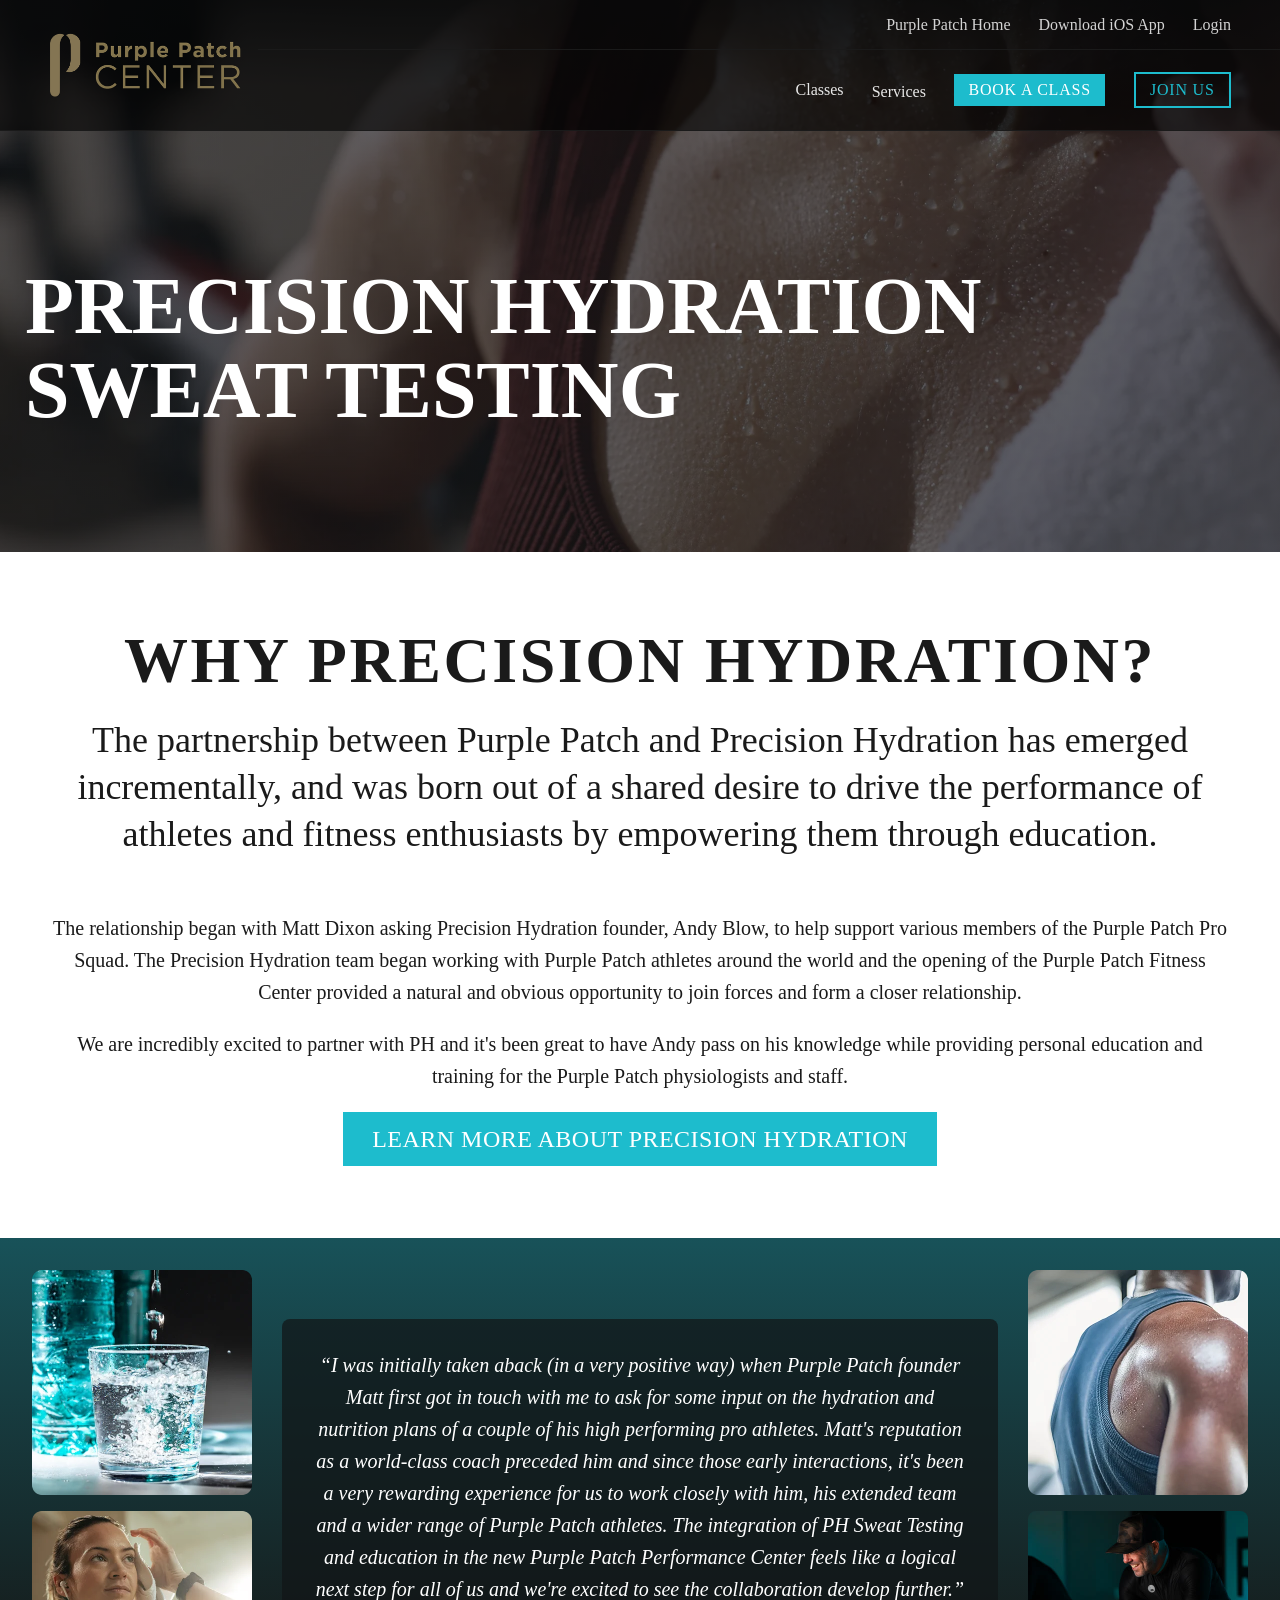
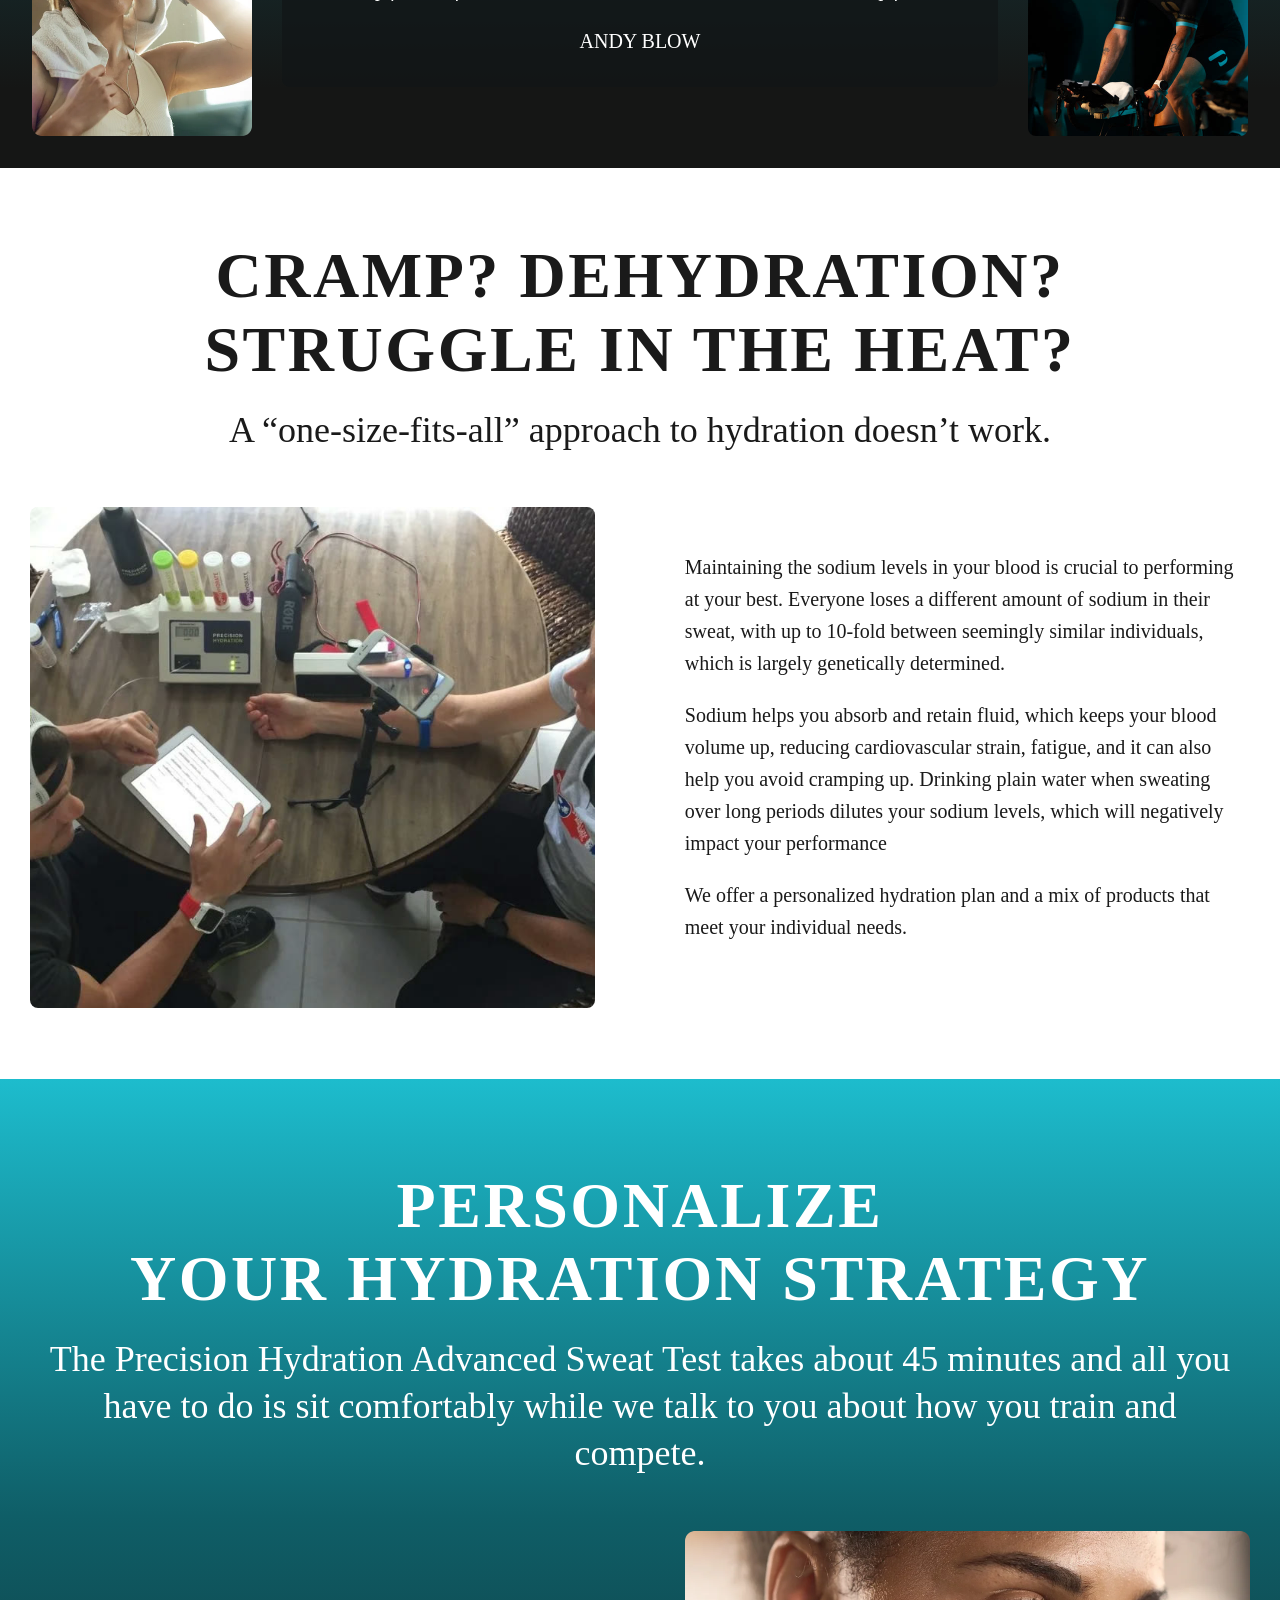
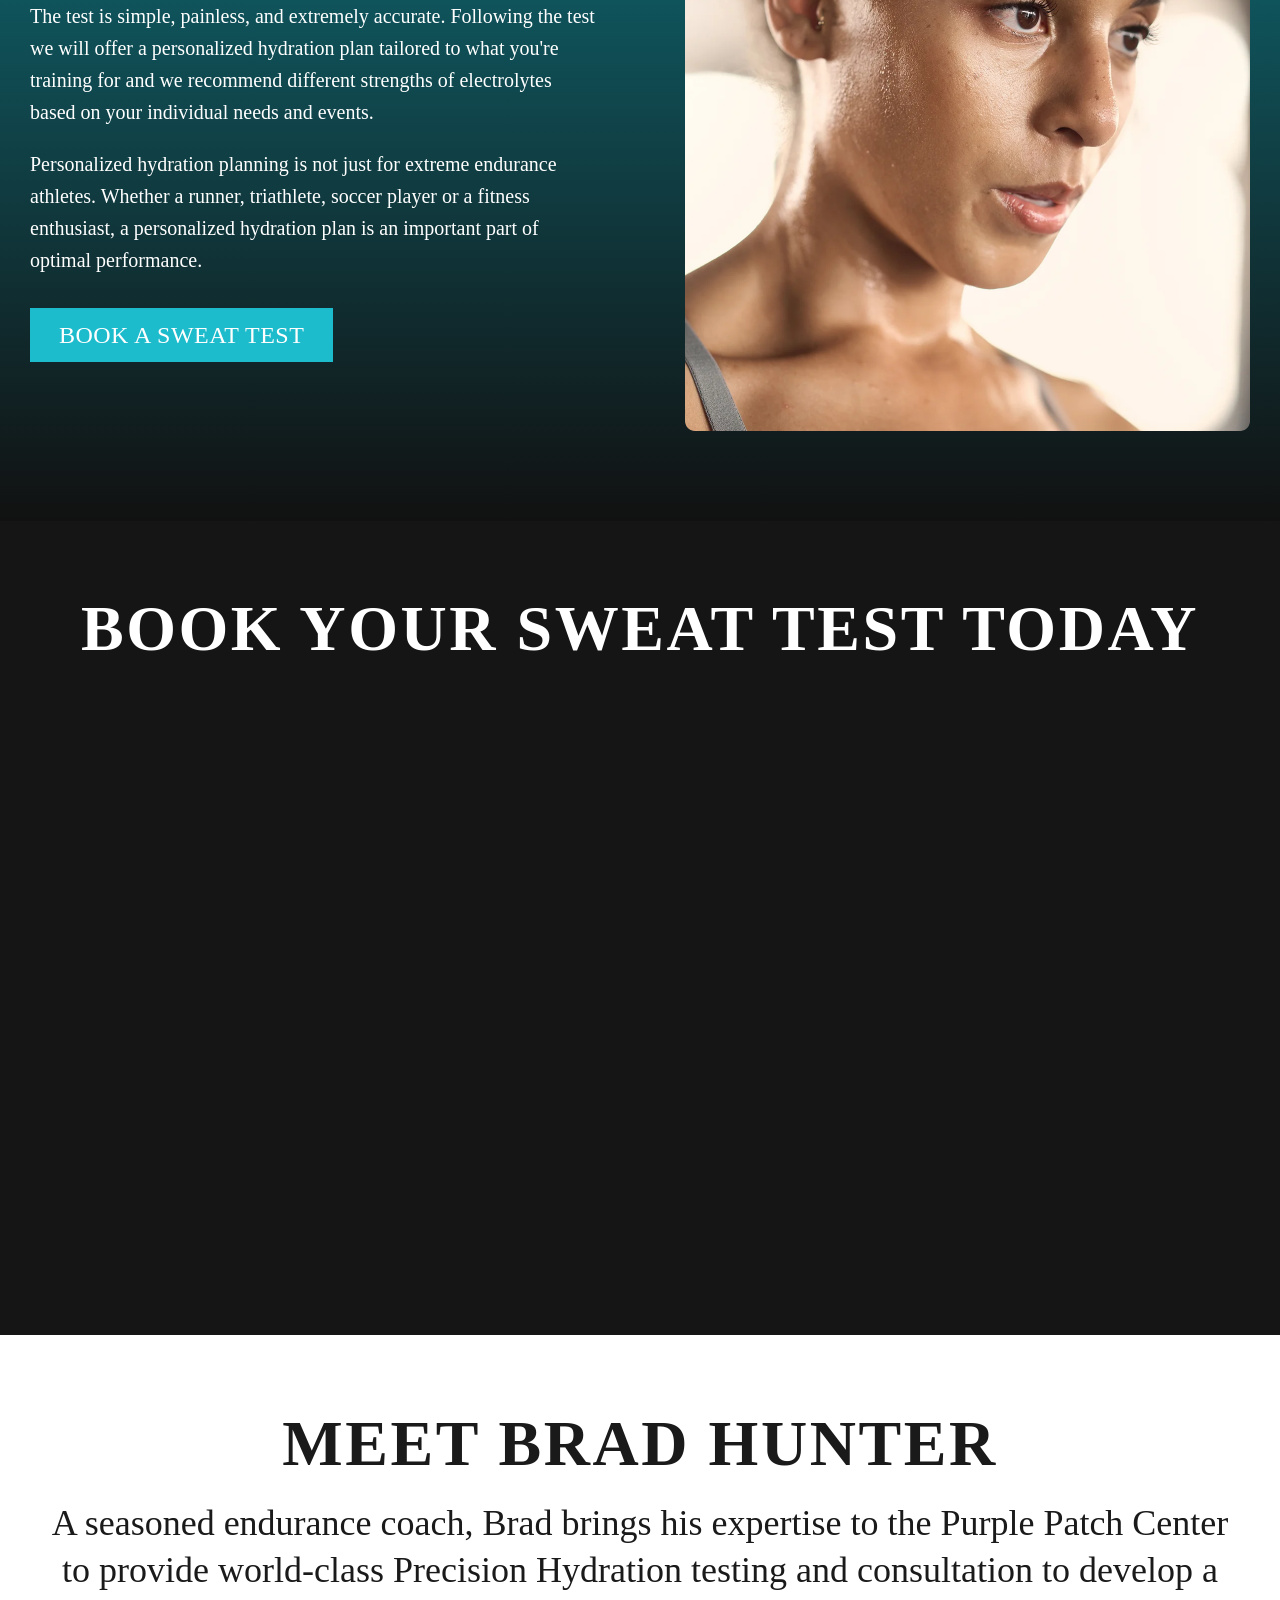
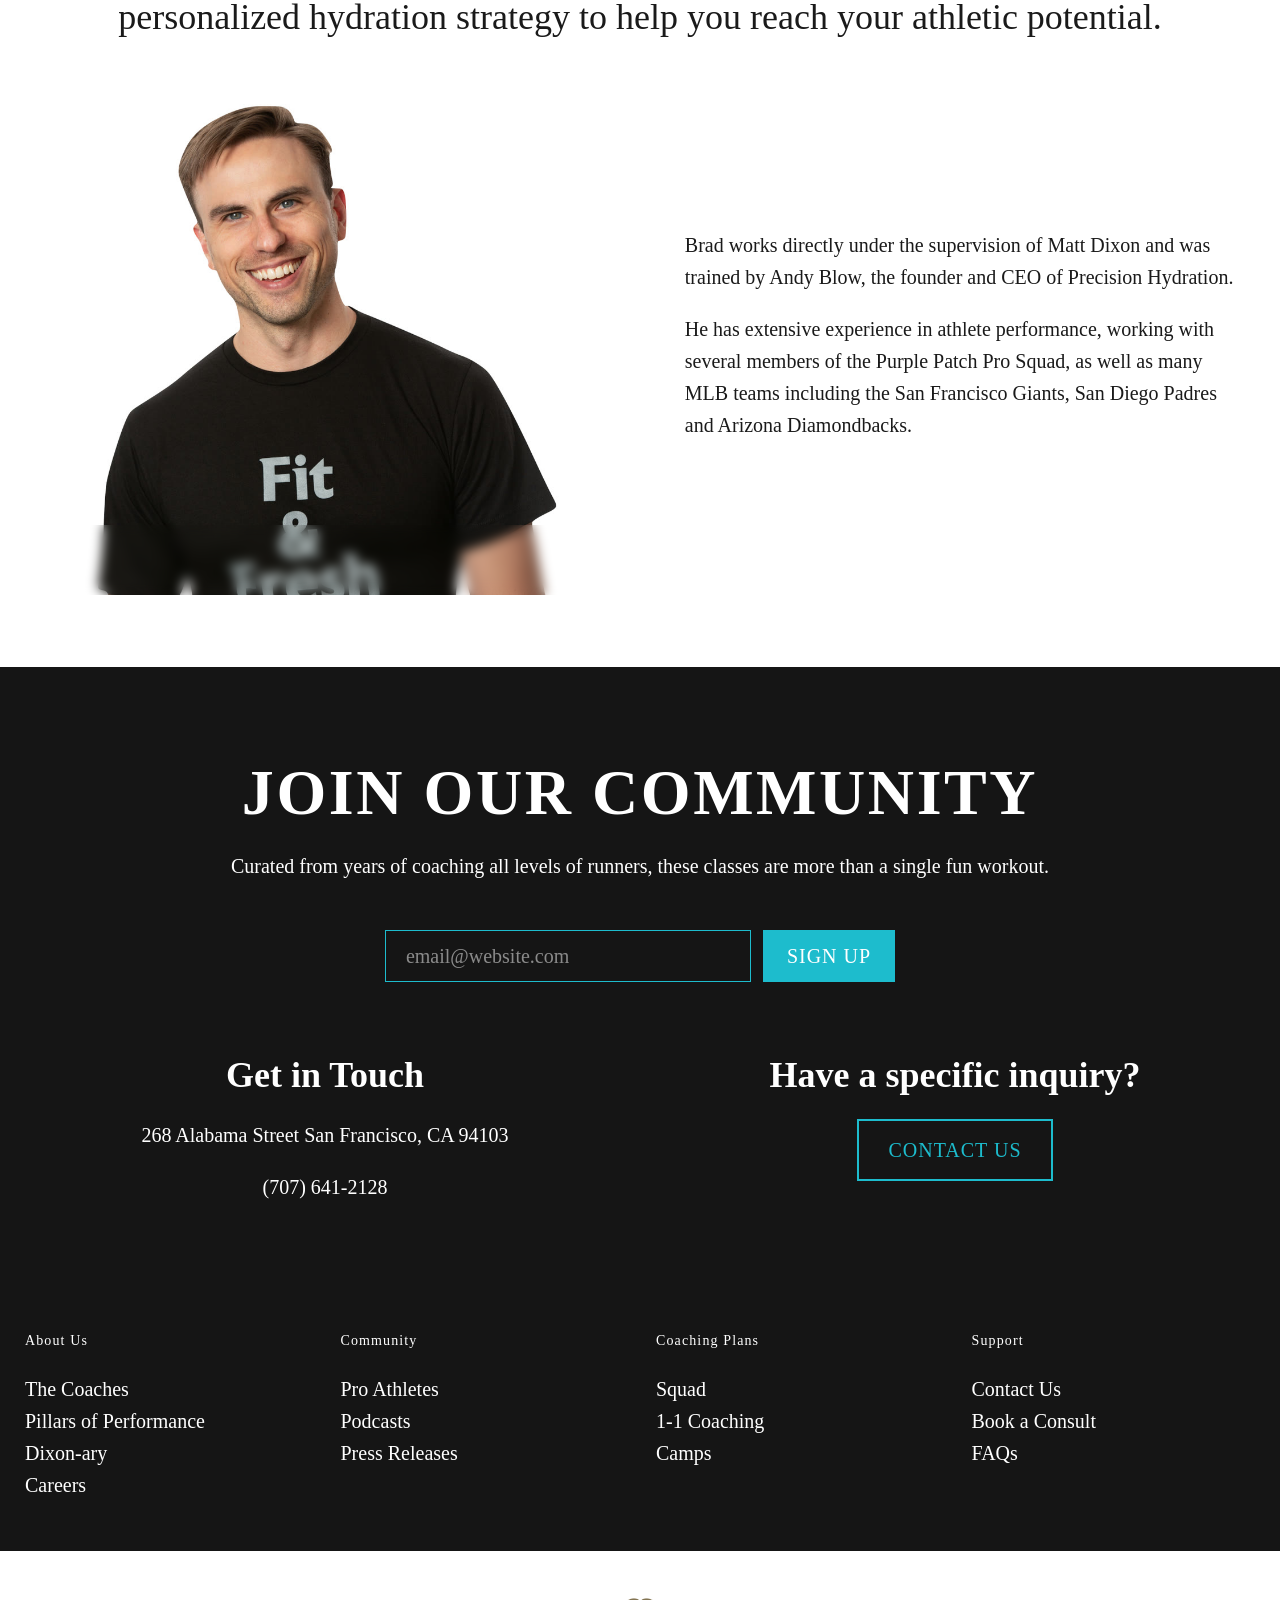
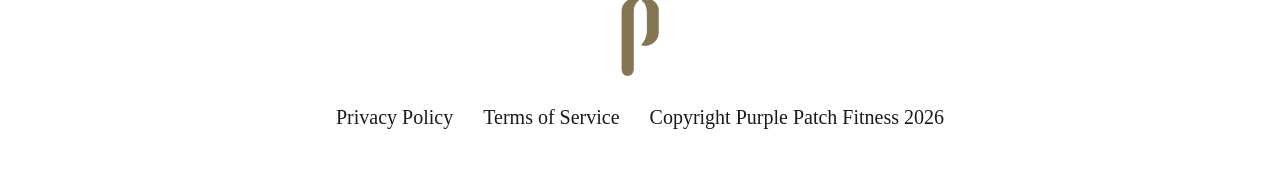
<file: services/sweat-testing/index.html>
<!DOCTYPE html>
<html lang="en">
<head>
  <meta charset="UTF-8" />
  <meta name="viewport" content="width=device-width, initial-scale=1" />
  <title>Precision Hydration Sweat Testing — Purple Patch Performance Center</title>
  <meta name="description" content="Precision Hydration sweat testing at the Purple Patch Performance Center — personalize your hydration strategy with Brad Hunter." />
  <link rel="stylesheet" href="../../css/pp-mockup.css?v=123" />
  <link rel="stylesheet" href="../../css/pp-mockup-refined.css?v=171" />
  <link rel="stylesheet" href="../../css/pp-mockup-vertical.css?v=193" />
  <link rel="stylesheet" href="../../css/pp-performance-center.css?v=113" />
</head>
<body class="page-refined page-tri-squad-overlap page-tri-squad-vertical page-performance-center page-pc-service page-pc-sweat">
  <header class="center-site-header" id="center-site-header">
    <div class="center-site-header__top">
      <div class="center-site-header__utility">
        <div class="center-site-header__utility-end">
          <a href="https://www.purplepatchfitness.com/">Purple Patch Home</a>
          <a href="https://apps.apple.com/us/app/purple-patch/id1502928860?ls=1">Download iOS App</a>
          <a href="/purple-patch-center-preview/login/">Login</a>
        </div>
      </div>
    </div>
    <div class="center-site-header__main">
      <div class="center-site-header__bar">
        <a class="center-site-header__brand" href="../../performance-center-refined.html">
          <img src="../../images/performance-center/logo-center.png?v=2" alt="Purple Patch Center" width="382" height="127" />
        </a>
        <nav class="center-site-header__nav" aria-label="Primary">
          <a href="../../performance-center-refined.html#classes">Classes</a>
          <div class="center-site-header__dropdown">
            <button type="button" class="center-site-header__drop-btn" aria-haspopup="true" aria-expanded="false">Services</button>
            <div class="center-site-header__dropdown-panel">
              <a href="/purple-patch-center-preview/services/strategic-bike-fitting/">Strategic Bike Fitting with Chris Soden</a>
              <a href="/purple-patch-center-preview/services/smi-orthopedic-massage/">SMI Orthopedic Massage</a>
              <a href="/purple-patch-center-preview/services/sweat-testing/" aria-current="page">Precision Hydration Sweat Testing</a>
              <a href="/purple-patch-center-preview/services/physical-therapy/">360 Physical Therapy</a>
              <a href="/purple-patch-center-preview/services/personal-training/">Personal Training</a>
            </div>
          </div>
          <a class="btn-blue btn-blue--solid" href="/purple-patch-center-preview/schedule/">Book a Class</a>
          <a class="btn-blue-outline" href="https://aviaviana14.github.io/purple-patch-center-preview/pricing/">Join Us</a>
        </nav>
        <button type="button" class="center-site-header__menu-btn" id="centerMenuButton" aria-expanded="false" aria-controls="centerMenuPanel" aria-label="Open menu">
          <svg xmlns="http://www.w3.org/2000/svg" viewBox="0 0 12 12" aria-hidden="true"><path fill="currentColor" d="M.5 2.5h11v1H.5zm0 3h11v1H.5zm0 3h11v1H.5z"/></svg>
        </button>
      </div>
    </div>
  </header>

  <div class="center-site-menu" id="centerMenuPanel" hidden>
    <div class="center-site-menu__top">
      <a class="center-site-header__brand" href="../../performance-center-refined.html">
        <img src="../../images/performance-center/logo-center.png?v=2" alt="Purple Patch Center" width="382" height="127" />
      </a>
      <button type="button" class="center-site-menu__close" id="centerMenuClose" aria-label="Close menu">
        <svg xmlns="http://www.w3.org/2000/svg" viewBox="0 0 12 12" aria-hidden="true"><path fill="currentColor" d="M2.1 1.4 6 5.3l3.9-3.9.7.7L6.7 6l3.9 3.9-.7.7L6 6.7l-3.9 3.9-.7-.7L5.3 6 1.4 2.1z"/></svg>
      </button>
    </div>
    <nav class="center-site-menu__nav" aria-label="Mobile">
      <p class="center-site-menu__label">Quick Links</p>
      <div class="center-site-menu__sub">
        <a href="https://www.purplepatchfitness.com/">Purple Patch Home</a>
        <a href="https://apps.apple.com/us/app/purple-patch/id1502928860?ls=1">Download iOS App</a>
        <a href="/purple-patch-center-preview/login/">Login</a>
      </div>
      <a href="../../performance-center-refined.html#classes">Classes</a>
      <p class="center-site-menu__label">Services</p>
      <div class="center-site-menu__sub">
        <a href="/purple-patch-center-preview/services/strategic-bike-fitting/">Strategic Bike Fitting with Chris Soden</a>
        <a href="/purple-patch-center-preview/services/smi-orthopedic-massage/">SMI Orthopedic Massage</a>
        <a href="/purple-patch-center-preview/services/sweat-testing/" aria-current="page">Precision Hydration Sweat Testing</a>
        <a href="/purple-patch-center-preview/services/physical-therapy/">360 Physical Therapy</a>
        <a href="/purple-patch-center-preview/services/personal-training/">Personal Training</a>
      </div>
    </nav>
    <div class="center-site-menu__actions">
      <a class="btn-blue btn-blue--solid" href="/purple-patch-center-preview/schedule/">Book a Class</a>
      <a class="btn-blue-outline" href="https://aviaviana14.github.io/purple-patch-center-preview/pricing/">Join Us</a>
    </div>
  </div>

  <section class="hero hero--live hero--figma hero--short" id="top" data-pp-block="hero"><div class="hero__media">
<img decoding="async" src="../../images/performance-center/sweat/hero.webp" alt="hero" loading="eager" /></div><div class="hero__overlay"></div><div class="hero__content"><h1>Precision Hydration<br />Sweat Testing</h1></div></section>

    <section class="center-split center-split--pattern" id="why" data-pp-block="why"><div class="center-split__inner"><h2 class="heading heading--center heading--figma reveal">Why Precision Hydration?</h2><p class="center-split__lead reveal">The partnership between Purple Patch and Precision Hydration has emerged incrementally, and was born out of a shared desire to drive the performance of athletes and fitness enthusiasts by empowering them through education.</p><div class="center-split__row center-split__row--solo"><div class="center-split__copy reveal"><p>The relationship began with Matt Dixon asking Precision Hydration founder, Andy Blow, to help support various members of the Purple Patch Pro Squad. The Precision Hydration team began working with Purple Patch athletes around the world and the opening of the Purple Patch Fitness Center provided a natural and obvious opportunity to join forces and form a closer relationship.</p><p>We are incredibly excited to partner with PH and it's been great to have Andy pass on his knowledge while providing personal education and training for the Purple Patch physiologists and staff.</p><a class="btn-blue btn-blue--solid" href="https://www.precisionhydration.com/">Learn More About Precision Hydration</a></div></div></div></section>

    <section class="center-quote" id="andy-blow" data-pp-block="quote"><div class="center-quote__inner"><div class="center-quote__photos reveal"><img decoding="async" src="../../images/performance-center/sweat/quote-1.webp" alt="image (4)" loading="lazy" /><img decoding="async" src="../../images/performance-center/sweat/quote-2.webp" alt="image (5)" loading="lazy" /></div><blockquote class="center-quote__card reveal"><p>“I was initially taken aback (in a very positive way) when Purple Patch founder Matt first got in touch with me to ask for some input on the hydration and nutrition plans of a couple of his high performing pro athletes. Matt's reputation as a world-class coach preceded him and since those early interactions, it's been a very rewarding experience for us to work closely with him, his extended team and a wider range of Purple Patch athletes. The integration of PH Sweat Testing and education in the new Purple Patch Performance Center feels like a logical next step for all of us and we're excited to see the collaboration develop further.”</p>
<cite>Andy Blow</cite></blockquote><div class="center-quote__photos reveal"><img decoding="async" src="../../images/performance-center/sweat/quote-3.webp" alt="Therapist seated beside a treatment table" loading="lazy" /><img decoding="async" src="../../images/performance-center/sweat/quote-4.jpg" alt="Rider smiling in the bike studio" loading="lazy" /></div></div></section>

    <section class="center-split center-split--pattern" id="cramp" style="--split-ratio: 565 / 500" data-pp-block="cramp"><div class="center-split__inner"><h2 class="heading heading--center heading--figma reveal">Cramp? Dehydration?<br />Struggle in the Heat?</h2><p class="center-split__lead reveal">A “one-size-fits-all” approach to hydration doesn’t work.</p><div class="center-split__row center-split__row--media-left"><figure class="center-split__media reveal"><img decoding="async" src="../../images/performance-center/sweat/cramp.jpg" alt="A sweat test in progress, with the testing kit on the table" loading="lazy" /></figure><div class="center-split__copy reveal"><p>Maintaining the sodium levels in your blood is crucial to performing at your best. Everyone loses a different amount of sodium in their sweat, with up to 10-fold between seemingly similar individuals, which is largely genetically determined.</p><p>Sodium helps you absorb and retain fluid, which keeps your blood volume up, reducing cardiovascular strain, fatigue, and it can also help you avoid cramping up. Drinking plain water when sweating over long periods dilutes your sodium levels, which will negatively impact your performance</p><p>We offer a personalized hydration plan and a mix of products that meet your individual needs.</p></div></div></div></section>

    <section class="center-split center-split--dark" id="personalize" style="--split-ratio: 565 / 500" data-pp-block="personalize"><div class="center-split__inner"><h2 class="heading heading--center heading--figma reveal">Personalize<br />Your Hydration Strategy</h2><p class="center-split__lead reveal">The Precision Hydration Advanced Sweat Test takes about 45 minutes and all you have to do is sit comfortably while we talk to you about how you train and compete.</p><div class="center-split__row center-split__row--media-right"><div class="center-split__copy reveal"><p>The test is simple, painless, and extremely accurate. Following the test we will offer a personalized hydration plan tailored to what you're training for and we recommend different strengths of electrolytes based on your individual needs and events.</p><p>Personalized hydration planning is not just for extreme endurance athletes. Whether a runner, triathlete, soccer player or a fitness enthusiast, a personalized hydration plan is an important part of optimal performance.</p><a class="btn-blue btn-blue--solid" href="https://purplepatchfitness.simplybook.me/v2/#book/service/35">Book a Sweat Test</a></div><figure class="center-split__media reveal"><img decoding="async" src="../../images/performance-center/sweat/personalize.webp" alt="A coach talking with an athlete on the Center’s deck" loading="lazy" /></figure></div></div></section>

    <section class="center-flips center-flips--black center-flips--two" id="book" data-pp-block="book"><div class="center-flips__inner"><h2 class="heading heading--center heading--figma reveal">Book Your Sweat Test Today</h2><div class="class-flips reveal"><article class="class-flip" tabindex="0"><div class="class-flip__inner"><div class="class-flip__face class-flip__front">
<img decoding="async" src="../../images/performance-center/sweat/card-center.webp" alt="Treatment room seen through its doorway" loading="lazy" /><h3>In-Center <br />Testing</h3></div><div class="class-flip__face class-flip__back"><h3>In-Center <br />Testing</h3><p>Book your appointment at the Performance Lab, at the Purple Patch Center, to create your personalized hydration plan. No need to be a center member to get sweat tested, everyone is welcome.</p><p>Purple Patch Center Members can also opt to add Personalized Hydration Services to their in-center class programming — just show up to class and we have your custom hydration blend prepared and waiting for you.</p>
<a class="btn-blue btn-blue--solid" href="https://purplepatchfitness.simplybook.me/v2/#book/service/35">Book a Sweat Test</a></div></div></article><article class="class-flip" tabindex="0"><div class="class-flip__inner"><div class="class-flip__face class-flip__front">
<img decoding="async" src="../../images/performance-center/sweat/card-teams.webp" alt="Therapist seated beside a treatment table" loading="lazy" /><h3>Sweat Testing for <br />Teams and Clubs</h3></div><div class="class-flip__face class-flip__back"><h3>Sweat Testing for <br />Teams and Clubs</h3><p>We offer group-based lab-based and remote sweat testing for your club and team.</p><p>Whether a triathlon club, soccer or basketball team or a collection of fitness enthusiasts, reach out for out team programming.</p>
<a class="btn-blue btn-blue--solid" href="https://education.purplepatchfitness.com/hc/en-us/requests/new">Contact Us</a></div></div></article></div></div></section>

    <section class="center-split center-split--pattern" id="brad-hunter" style="--split-ratio: 565 / 500" data-pp-block="brad-hunter"><div class="center-split__inner"><h2 class="heading heading--center heading--figma reveal">Meet Brad Hunter</h2><p class="center-split__lead reveal">A seasoned endurance coach, Brad brings his expertise to the Purple Patch Center to provide world-class Precision Hydration testing and consultation to develop a personalized hydration strategy to help you reach your athletic potential.</p><div class="center-split__row center-split__row--media-left"><figure class="center-split__media center-split__media--captioned center-split__media--overlay reveal"><img decoding="async" src="../../images/performance-center/sweat/brad.jpg" alt="Brad Hunter" loading="lazy" /><figcaption class="center-split__caption"><span>Brad Hunter</span></figcaption></figure><div class="center-split__copy reveal"><p>Brad works directly under the supervision of Matt Dixon and was trained by Andy Blow, the founder and CEO of Precision Hydration.</p><p>He has extensive experience in athlete performance, working with several members of the Purple Patch Pro Squad, as well as many MLB teams including the San Francisco Giants, San Diego Padres and Arizona Diamondbacks.</p></div></div></div></section>

    <section class="center-community" id="community" data-pp-block="community"><div class="center-community__inner"><h2 class="heading heading--center heading--figma reveal">Join Our Community</h2><p class="center-community__sub reveal">Curated from years of coaching all levels of runners, these classes are more than a single fun workout.</p><form class="center-community__form reveal" action="#" method="post">
<label class="screen-reader-text" for="center-community-email">Email address</label>
<input id="center-community-email" type="email" name="EMAIL" placeholder="email@website.com" autocomplete="email" required />
<button type="submit" class="btn-blue btn-blue--solid">Sign Up</button></form><div class="center-community__contact reveal"><div><h3>Get in Touch</h3><p><a href="https://www.google.com/maps/search/?api=1&amp;query=268+Alabama+Street+San+Francisco+CA+94103">268 Alabama Street San Francisco, CA 94103</a></p><p><a href="tel:+17076412128">(707) 641-2128</a></p></div><div><h3>Have a specific inquiry?</h3>
<a class="btn-blue-outline" href="https://education.purplepatchfitness.com/hc/en-us/requests/new">Contact Us</a></div></div></div></section>

  <section class="surface surface--footer-links" data-pp-block="footer-links">
    <div class="footer-links-grid">
      <div>
        <h3>About Us</h3>
        <ul>
          <li><a href="https://www.purplepatchfitness.com/coaches">The Coaches</a></li>
          <li><a href="https://www.purplepatchfitness.com/pillarsofperformance">Pillars of Performance</a></li>
          <li><a href="https://www.purplepatchfitness.com/the-dixonary">Dixon-ary</a></li>
          <li><a href="https://www.purplepatchfitness.com/careers-page">Careers</a></li>
        </ul>
      </div>
      <div>
        <h3>Community</h3>
        <ul>
          <li><a href="https://www.purplepatchfitness.com/our-methodology">Pro Athletes</a></li>
          <li><a href="https://www.purplepatchfitness.com/podcast">Podcasts</a></li>
          <li><a href="https://www.purplepatchfitness.com/press">Press Releases</a></li>
        </ul>
      </div>
      <div>
        <h3>Coaching Plans</h3>
        <ul>
          <li><a href="https://squad.purplepatchfitness.com">Squad</a></li>
          <li><a href="https://www.purplepatchfitness.com/11-coached">1-1 Coaching</a></li>
          <li><a href="https://store.purplepatchfitness.com/collections/camps">Camps</a></li>
        </ul>
      </div>
      <div>
        <h3>Support</h3>
        <ul>
          <li><a href="https://education.purplepatchfitness.com/hc/en-us/requests/new">Contact Us</a></li>
          <li><a href="https://www.purplepatchfitness.com/coachingconsult">Book a Consult</a></li>
          <li><a href="https://education.purplepatchfitness.com/hc/en-us/sections/360003587694-Purple-Patch-FAQ">FAQs</a></li>
        </ul>
      </div>
    </div>
  </section>

  <footer class="site-footer" data-pp-block="footer">
    <img src="../../images/performance-center/footer-plogo-gold.png" alt="Purple Patch Fitness" />
    <ul class="site-footer__legal">
      <li><a href="https://www.purplepatchfitness.com/pp-privacy-policy">Privacy Policy</a></li>
      <li><a href="https://www.purplepatchfitness.com/purple-patch-terms-and-conditions">Terms of Service</a></li>
      <li><a href="https://www.purplepatchfitness.com/">Copyright Purple Patch Fitness <span id="copyright-year"></span></a></li>
    </ul>
  </footer>

  <script src="../../js/study-system-vertical.js?v=42"></script>
  <script src="../../js/performance-center-site.js?v=15"></script>
</body>
</html>
</file>
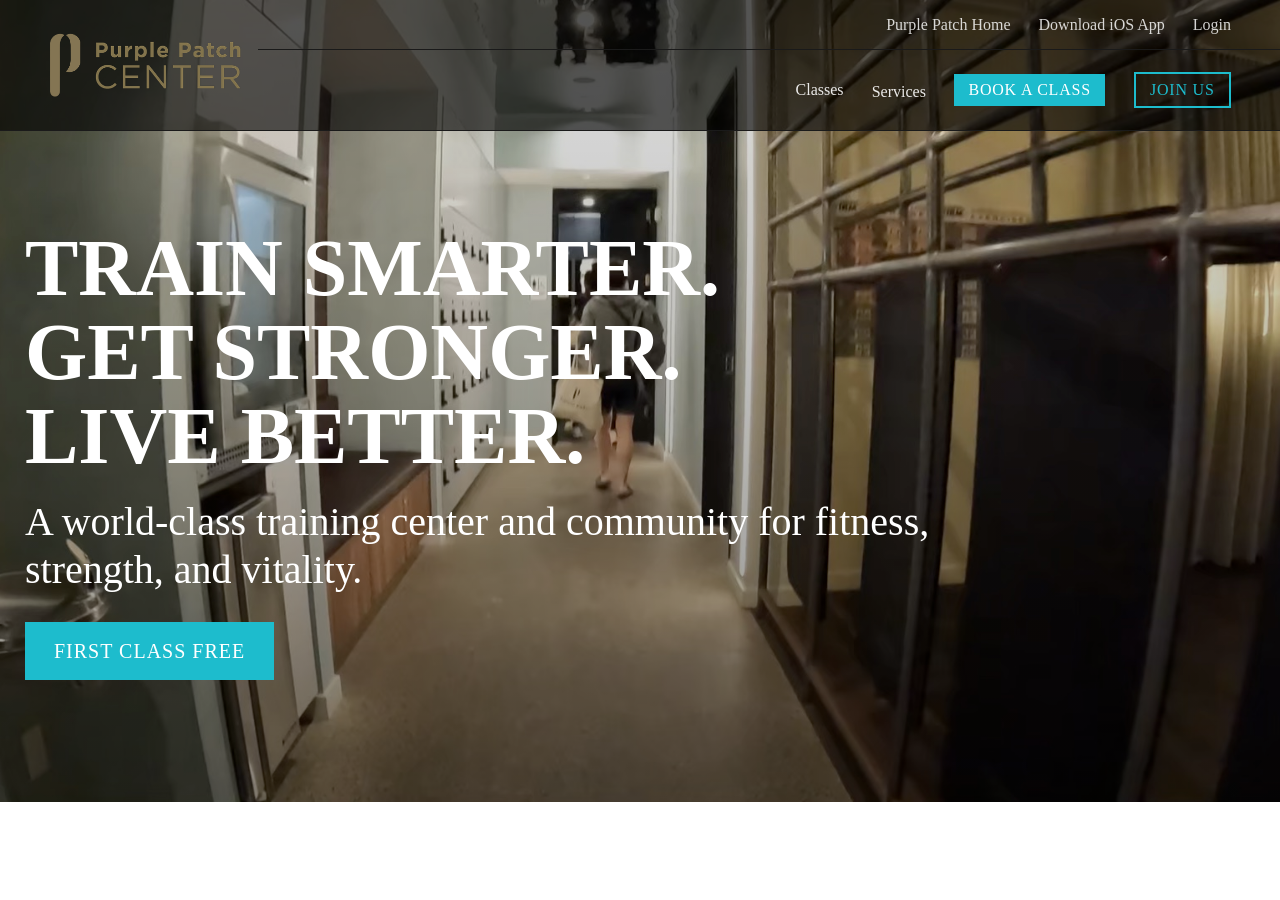
<file: figma-capture-nav-hero.html>
<!DOCTYPE html>
<html lang="en">
<head>
  <meta charset="UTF-8" />
  <meta name="viewport" content="width=device-width, initial-scale=1" />
  <title>PP Center — Nav + Hero (Figma capture)</title>
  <link rel="stylesheet" href="css/pp-mockup.css?v=123" />
  <link rel="stylesheet" href="css/pp-mockup-refined.css?v=171" />
  <link rel="stylesheet" href="css/pp-mockup-vertical.css?v=193" />
  <link rel="stylesheet" href="css/run-squad-overlap-motion.css?v=3" />
  <link rel="stylesheet" href="css/pp-performance-center.css?v=97" />
  <script src="https://mcp.figma.com/mcp/html-to-design/capture.js" async></script>
  <style>
    /* Capture only first viewport: nav + hero */
    html, body { margin: 0; overflow: hidden; height: 100vh; }
    .center-site-menu { display: none !important; }
  </style>
</head>
<body class="page-refined page-tri-squad-overlap page-tri-squad-vertical page-performance-center">
  <header class="center-site-header" id="center-site-header">
    <div class="center-site-header__top">
      <div class="center-site-header__utility">
        <div class="center-site-header__utility-end">
          <a href="https://www.purplepatchfitness.com/">Purple Patch Home</a>
          <a href="https://apps.apple.com/us/app/purple-patch/id1502928860?ls=1">Download iOS App</a>
          <a href="login/">Login</a>
        </div>
      </div>
    </div>
    <div class="center-site-header__main">
      <div class="center-site-header__bar">
      <a class="center-site-header__brand" href="#top">
        <img src="images/performance-center/logo-center.png?v=2" alt="Purple Patch Center" width="382" height="127" />
      </a>
      <nav class="center-site-header__nav" aria-label="Primary">
        <a href="#classes">Classes</a>
        <div class="center-site-header__dropdown">
          <button type="button" class="center-site-header__drop-btn" aria-haspopup="true">Services</button>
          <div class="center-site-header__dropdown-panel">
            <a href="/purple-patch-center-preview/services/strategic-bike-fitting/">Strategic Bike Fitting with Chris Soden</a>
            <a href="/purple-patch-center-preview/services/smi-orthopedic-massage/">SMI Orthopedic Massage</a>
            <a href="/purple-patch-center-preview/services/sweat-testing/">Precision Hydration Sweat Testing</a>
            <a href="services/physical-therapy/">360 Physical Therapy</a>
            <a href="/purple-patch-center-preview/services/personal-training/">Personal Training</a>
          </div>
        </div>
        <a class="btn-blue btn-blue--solid" href="schedule/">Book a Class</a>
        <a class="btn-blue-outline" href="https://aviaviana14.github.io/purple-patch-center-preview/pricing/">Join Us</a>
      </nav>
      <button type="button" class="center-site-header__menu-btn" id="centerMenuButton" aria-expanded="false" aria-controls="centerMenuPanel" aria-label="Open menu">
        <svg xmlns="http://www.w3.org/2000/svg" viewBox="0 0 12 12" aria-hidden="true"><path fill="currentColor" d="M.5 2.5h11v1H.5zm0 3h11v1H.5zm0 3h11v1H.5z"/></svg>
      </button>
    </div>
    </div>
  </header>

  <section class="hero hero--live hero--figma" id="top" data-pp-block="hero">
    <div class="hero__media">
      <video autoplay muted loop playsinline poster="images/performance-center/ppf-center-hero-poster.jpg">
        <source src="images/performance-center/ppf-center-hero-video.mp4" type="video/mp4" />
      </video>
    </div>
    <div class="hero__overlay"></div>
    <div class="hero__content">
      <h1>Train Smarter.<br />Get Stronger.<br />Live Better.</h1>
      <p class="sub">A world-class training center and community for fitness, strength, and vitality.</p>
      <button type="button" class="btn-blue btn-blue--solid">First Class Free</button>
    </div>
  </section>
</body>
</html>
</file>
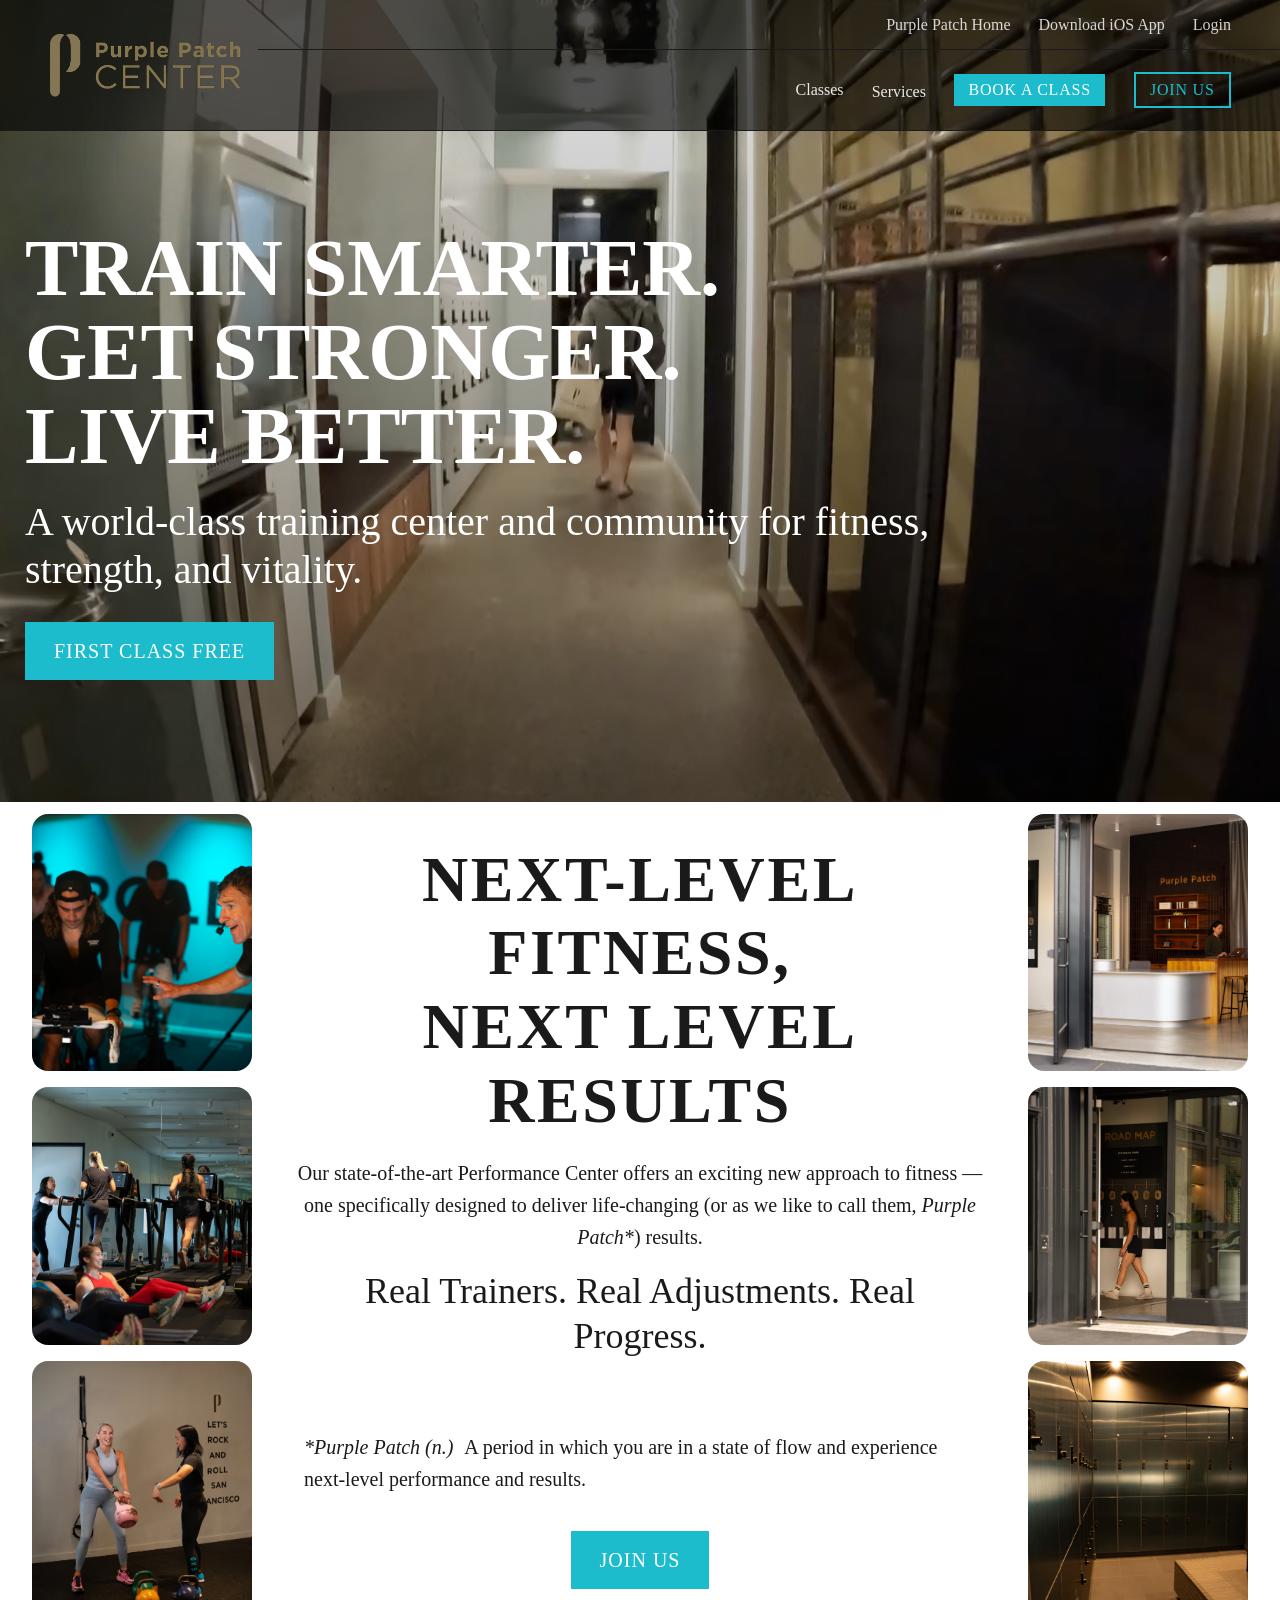
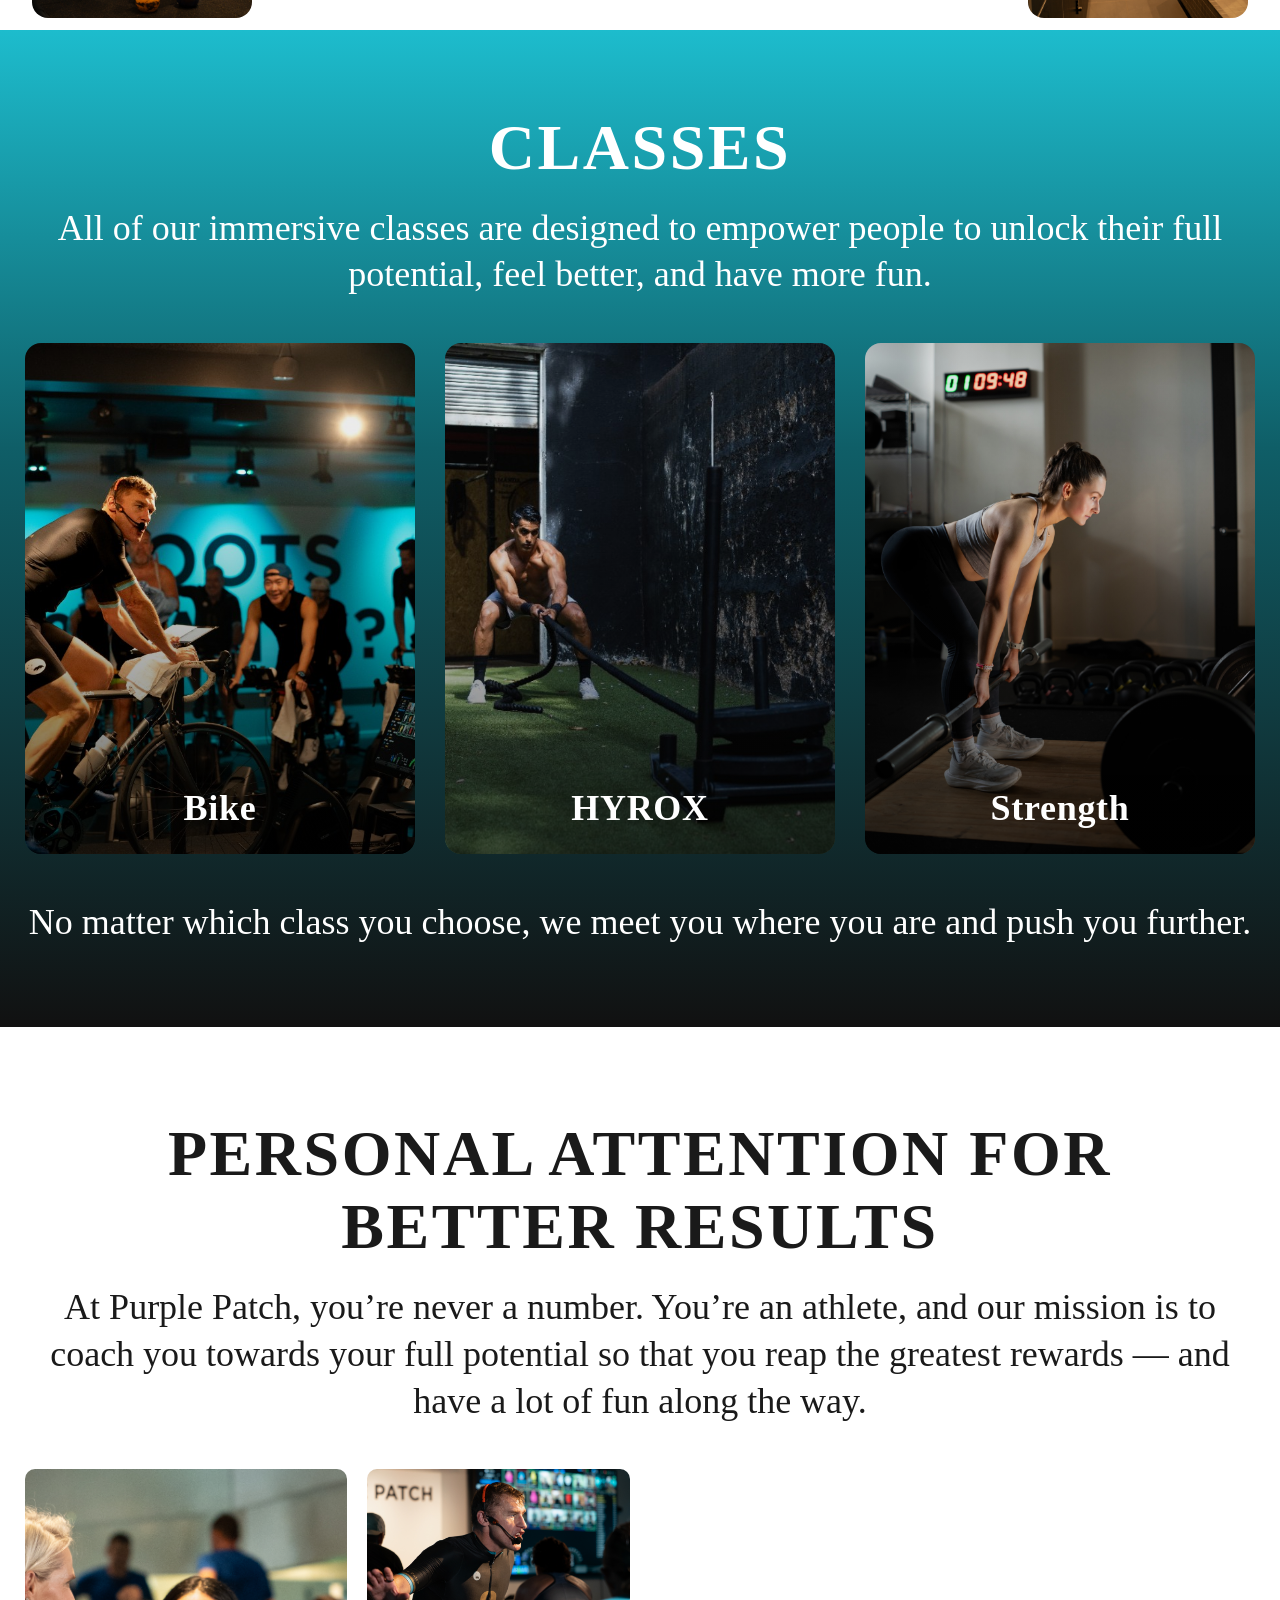
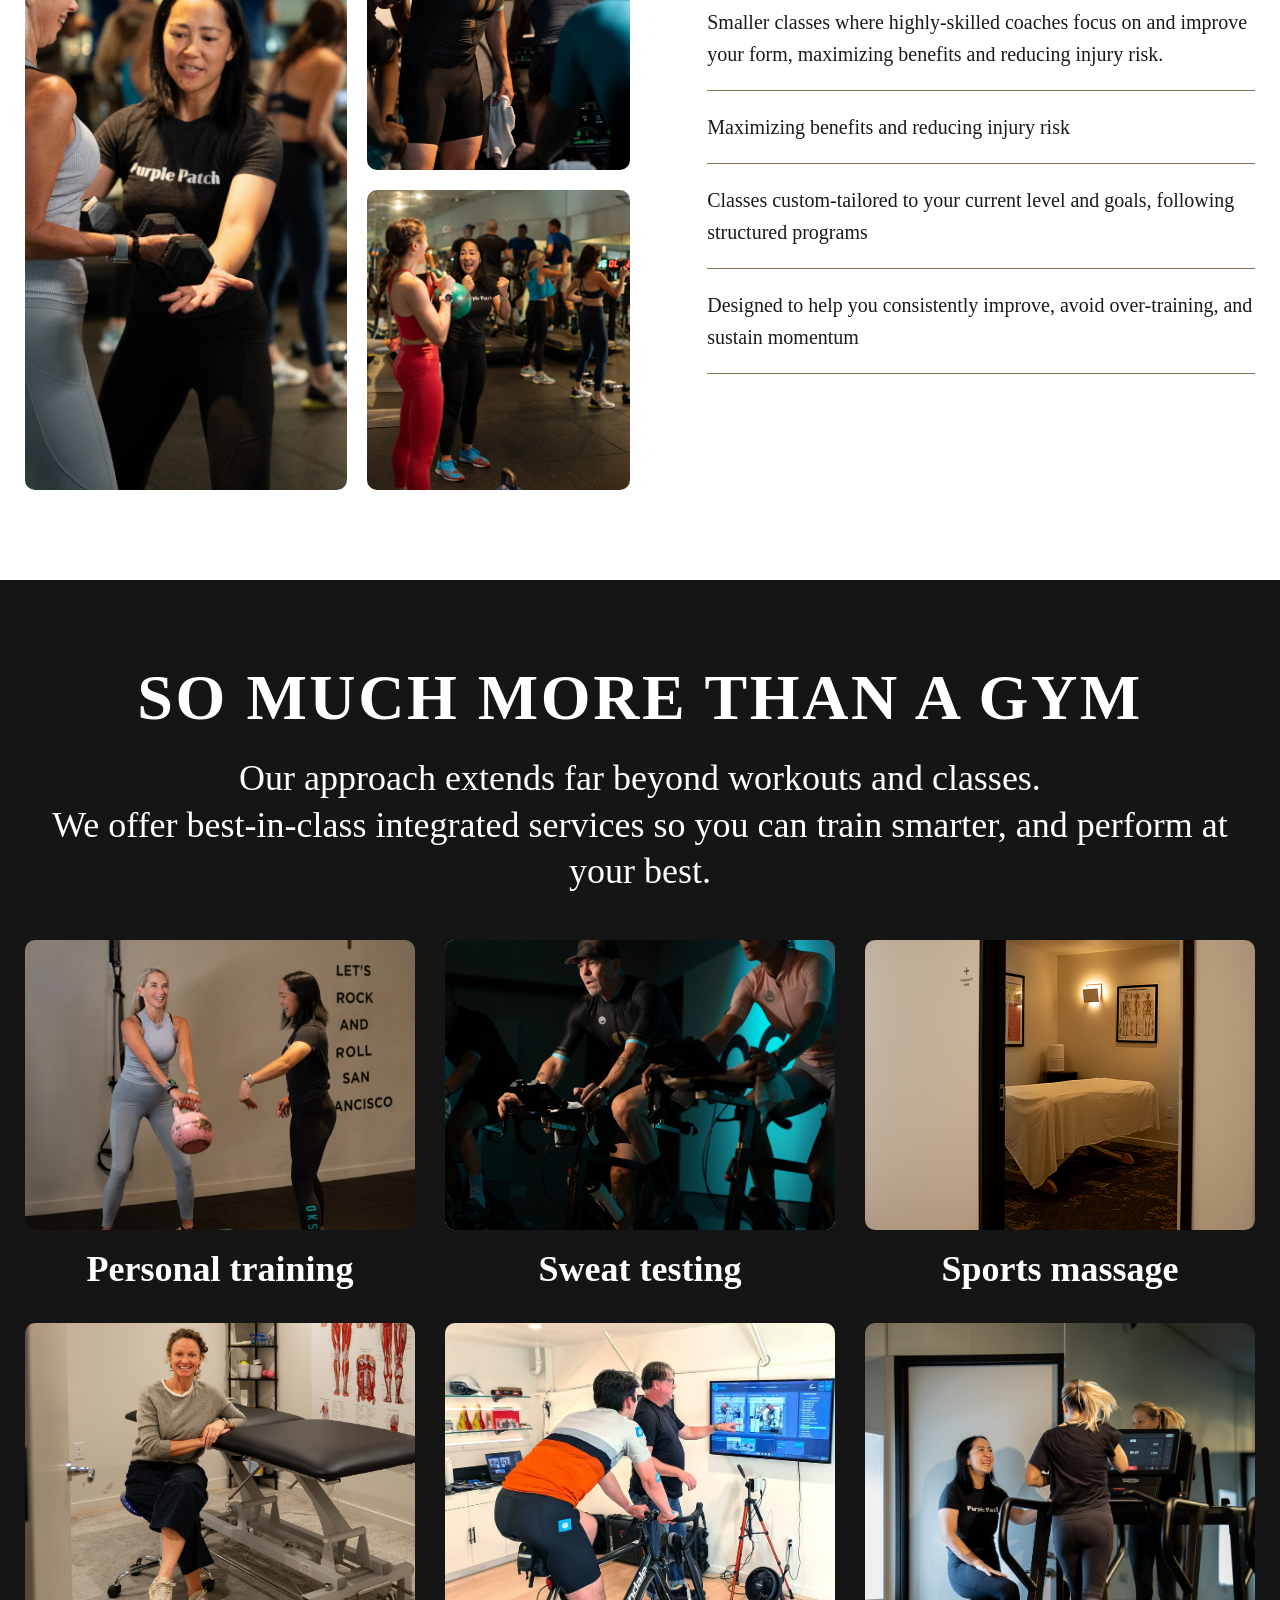
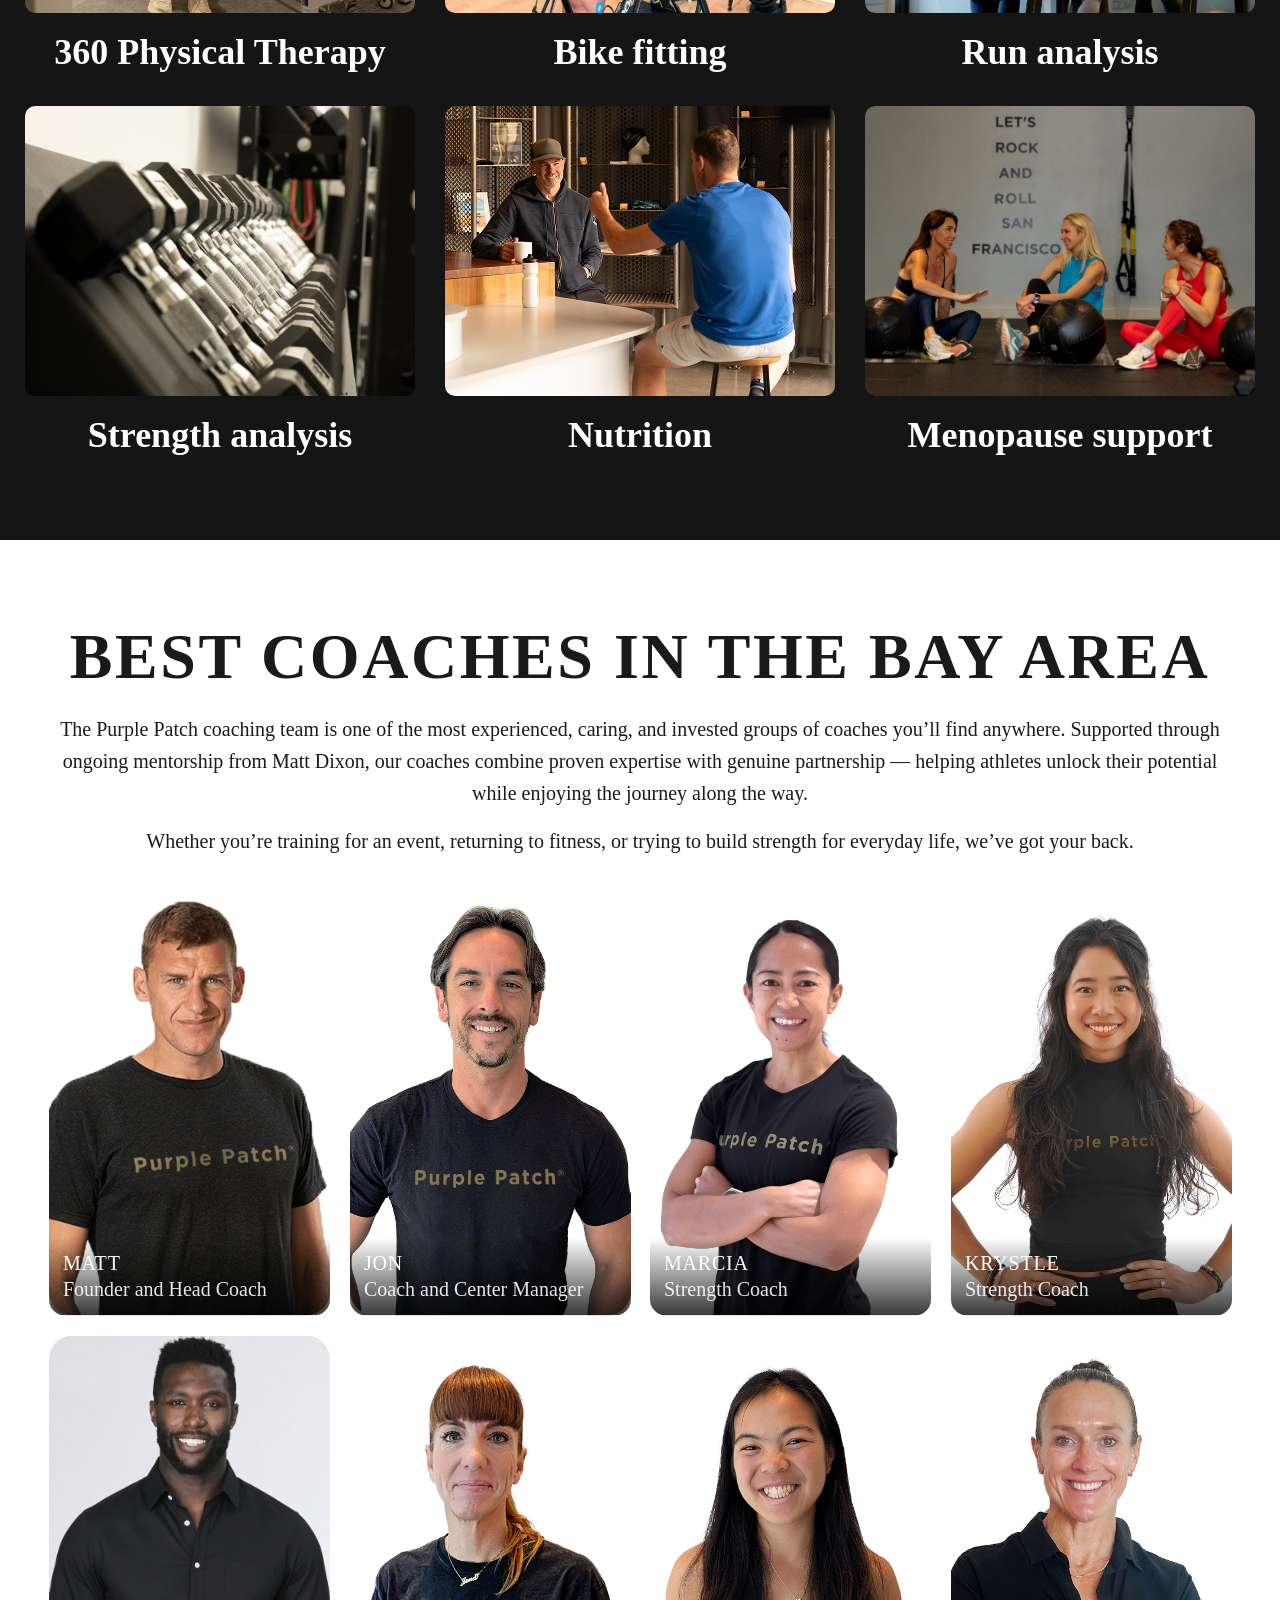
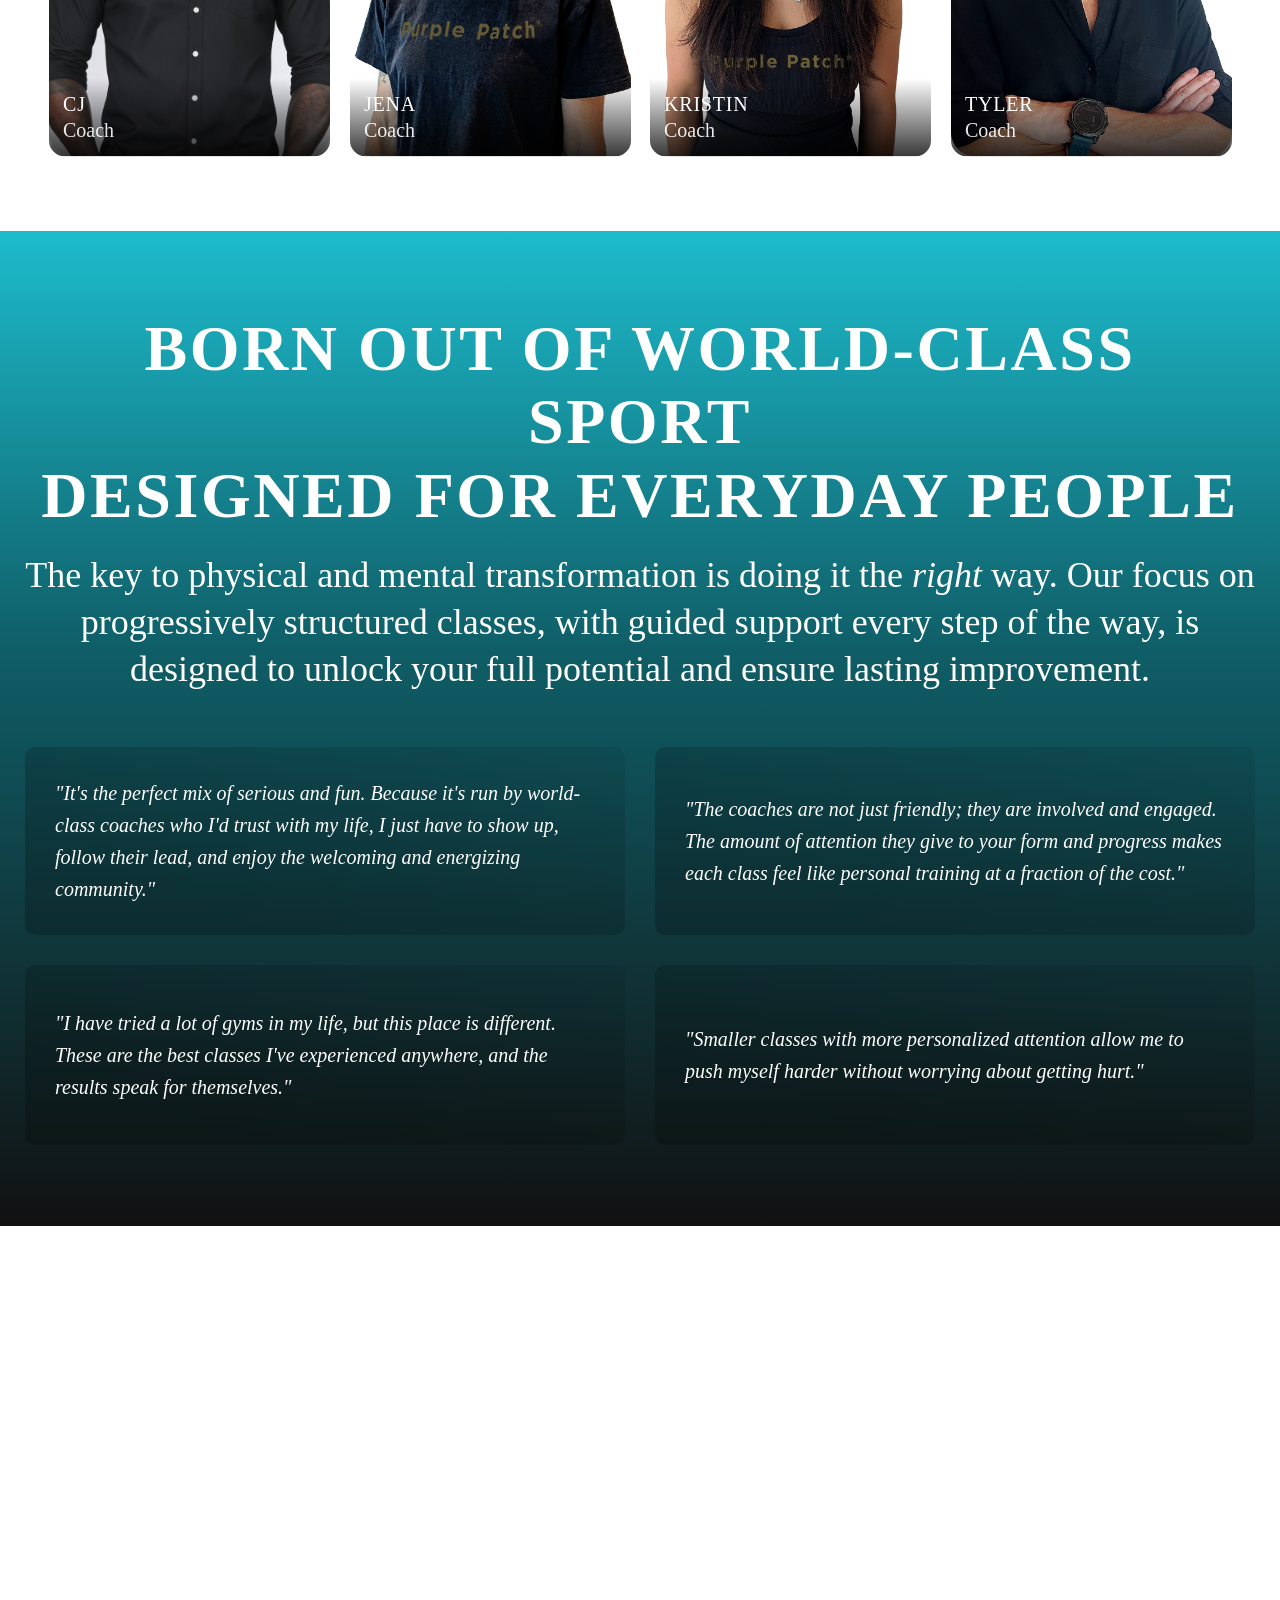
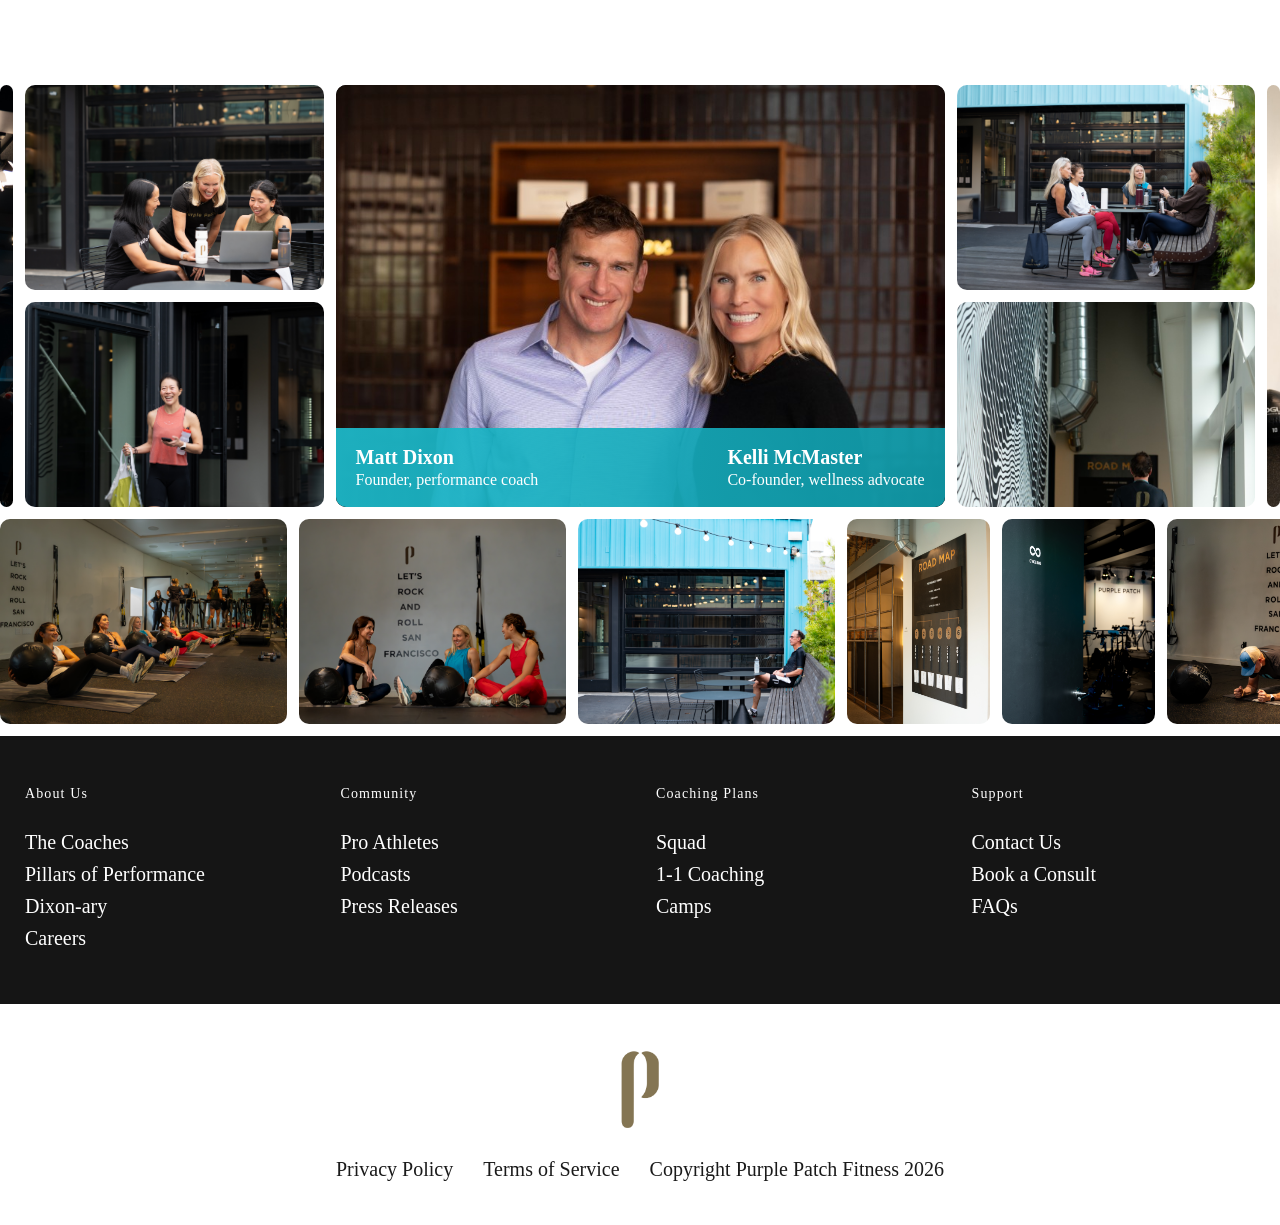
<file: performance-center-refined.html>
<!DOCTYPE html>
<html lang="en">
<head>
  <meta charset="UTF-8" />
  <meta name="viewport" content="width=device-width, initial-scale=1" />
  <title>Purple Patch Performance Center — San Francisco</title>
  <meta name="description" content="A world-class training center and community for fitness, strength, and vitality. Train smarter. Get stronger. Live better. at 268 Alabama Street, San Francisco." />
  <link rel="stylesheet" href="css/pp-mockup.css?v=123" />
  <link rel="stylesheet" href="css/pp-mockup-refined.css?v=171" />
  <link rel="stylesheet" href="css/pp-mockup-vertical.css?v=193" />
  <link rel="stylesheet" href="css/run-squad-overlap-motion.css?v=3" />
  <link rel="stylesheet" href="css/pp-performance-center.css?v=102" />
</head>
<body class="page-refined page-tri-squad-overlap page-tri-squad-vertical page-performance-center">
  <header class="center-site-header" id="center-site-header">
    <div class="center-site-header__top">
      <div class="center-site-header__utility">
        <div class="center-site-header__utility-end">
          <a href="https://www.purplepatchfitness.com/">Purple Patch Home</a>
          <a href="https://apps.apple.com/us/app/purple-patch/id1502928860?ls=1">Download iOS App</a>
          <a href="login/">Login</a>
        </div>
      </div>
    </div>
    <div class="center-site-header__main">
      <div class="center-site-header__bar">
      <a class="center-site-header__brand" href="#top">
        <img src="images/performance-center/logo-center.png?v=2" alt="Purple Patch Center" width="382" height="127" />
      </a>
      <nav class="center-site-header__nav" aria-label="Primary">
        <a href="#classes">Classes</a>
        <div class="center-site-header__dropdown">
          <button type="button" class="center-site-header__drop-btn" aria-haspopup="true">Services</button>
          <div class="center-site-header__dropdown-panel">
            <a href="/purple-patch-center-preview/services/strategic-bike-fitting/">Strategic Bike Fitting with Chris Soden</a>
            <a href="/purple-patch-center-preview/services/smi-orthopedic-massage/">SMI Orthopedic Massage</a>
            <a href="/purple-patch-center-preview/services/sweat-testing/">Precision Hydration Sweat Testing</a>
            <a href="services/physical-therapy/">360 Physical Therapy</a>
            <a href="/purple-patch-center-preview/services/personal-training/">Personal Training</a>
          </div>
        </div>
        <a class="btn-blue btn-blue--solid" href="schedule/">Book a Class</a>
        <a class="btn-blue-outline" href="https://aviaviana14.github.io/purple-patch-center-preview/pricing/">Join Us</a>
      </nav>
      <button type="button" class="center-site-header__menu-btn" id="centerMenuButton" aria-expanded="false" aria-controls="centerMenuPanel" aria-label="Open menu">
        <svg xmlns="http://www.w3.org/2000/svg" viewBox="0 0 12 12" aria-hidden="true"><path fill="currentColor" d="M.5 2.5h11v1H.5zm0 3h11v1H.5zm0 3h11v1H.5z"/></svg>
      </button>
    </div>
    </div>
  </header>
  <div class="center-site-menu" id="centerMenuPanel" hidden>
    <div class="center-site-menu__top">
      <a class="center-site-header__brand" href="#top">
        <img src="images/performance-center/logo-center.png?v=2" alt="Purple Patch Center" width="382" height="127" />
      </a>
      <button type="button" class="center-site-menu__close" id="centerMenuClose" aria-label="Close menu">
        <svg xmlns="http://www.w3.org/2000/svg" viewBox="0 0 12 12" aria-hidden="true"><path fill="currentColor" d="M2.1 1.4 6 5.3l3.9-3.9.7.7L6.7 6l3.9 3.9-.7.7L6 6.7l-3.9 3.9-.7-.7L5.3 6 1.4 2.1z"/></svg>
      </button>
    </div>
    <nav class="center-site-menu__nav" aria-label="Mobile">
      <p class="center-site-menu__label">Quick Links</p>
      <div class="center-site-menu__sub">
        <a href="https://www.purplepatchfitness.com/">Purple Patch Home</a>
        <a href="https://apps.apple.com/us/app/purple-patch/id1502928860?ls=1">Download iOS App</a>
        <a href="login/">Login</a>
      </div>
      <a href="#classes">Classes</a>
      <p class="center-site-menu__label">Services</p>
      <div class="center-site-menu__sub">
        <a href="/purple-patch-center-preview/services/strategic-bike-fitting/">Strategic Bike Fitting with Chris Soden</a>
        <a href="/purple-patch-center-preview/services/smi-orthopedic-massage/">SMI Orthopedic Massage</a>
        <a href="/purple-patch-center-preview/services/sweat-testing/">Precision Hydration Sweat Testing</a>
        <a href="services/physical-therapy/">360 Physical Therapy</a>
        <a href="/purple-patch-center-preview/services/personal-training/">Personal Training</a>
      </div>
    </nav>
    <div class="center-site-menu__actions">
      <a class="btn-blue btn-blue--solid" href="schedule/">Book a Class</a>
      <a class="btn-blue-outline" href="https://aviaviana14.github.io/purple-patch-center-preview/pricing/">Join Us</a>
    </div>
  </div>

  <section class="hero hero--live hero--figma" id="top" data-pp-block="hero">
    <div class="hero__media">
      <video autoplay muted loop playsinline poster="images/performance-center/ppf-center-hero-poster.jpg">
        <source src="images/performance-center/ppf-center-hero-video.mp4" type="video/mp4" />
      </video>
    </div>
    <div class="hero__overlay"></div>
    <div class="hero__content">
          <h1>Train Smarter.<br />Get Stronger.<br />Live Better.</h1>
      <p class="sub">A world-class training center and community for fitness, strength, and vitality.</p>
      <button type="button" class="btn-blue btn-blue--solid" data-open-lead>First Class Free</button>
    </div>
  </section>

  <section class="center-banner center-banner--columns scroll-scene" id="about" data-pp-block="promise">
    <div class="center-banner__bg" aria-hidden="true"></div>
    <div class="center-banner__columns">
      <div class="center-banner__rail" aria-hidden="true">
        <div class="center-banner__track">
          <figure class="center-banner__photo"><img src="images/performance-center/figma-gallery-01.png" alt="" /></figure>
          <figure class="center-banner__photo"><img src="images/performance-center/hero-treadmill-row.jpg" alt="" /></figure>
          <figure class="center-banner__photo"><img src="images/performance-center/center_floor_coaching_pair.jpg" alt="" /></figure>
        </div>
      </div>
      <div class="center-banner__copy">
        <h2 class="heading heading--center heading--figma">Next-Level Fitness,<br />Next Level Results</h2>
        <p class="lead lead--center">Our state-of-the-art Performance Center offers an exciting new approach to fitness — one specifically designed to deliver life-changing (or as we like to call them, <em>Purple Patch*</em>) results.</p>
        <p class="center-banner__kicker">Real Trainers. Real Adjustments. Real Progress.</p>
        <div class="center-banner__define">
          <p class="center-banner__def"><span class="center-banner__term">*Purple Patch <em>(n.)</em></span> A period in which you are in a state of flow and experience next-level performance and results.</p>
        </div>
        <div class="center-banner__cta">
          <a class="btn-blue btn-blue--solid" href="https://aviaviana14.github.io/purple-patch-center-preview/pricing/">Join Us</a>
        </div>
      </div>
      <div class="center-banner__rail" aria-hidden="true">
        <div class="center-banner__track">
          <figure class="center-banner__photo"><img src="images/performance-center/strip-09.png" alt="" /></figure>
          <figure class="center-banner__photo"><img src="images/performance-center/strip-10.png" alt="" /></figure>
          <figure class="center-banner__photo"><img src="images/performance-center/strip-11.png" alt="" /></figure>
        </div>
      </div>
    </div>
    <div class="tb-photo-carousel" data-tb-carousel aria-label="Performance Center gallery">
      <div class="tb-photo-carousel__track">
        <figure class="tb-photo-carousel__slide"><img src="images/performance-center/figma-gallery-01.png" alt="" /></figure>
        <figure class="tb-photo-carousel__slide"><img src="images/performance-center/hero-treadmill-row.jpg" alt="" /></figure>
        <figure class="tb-photo-carousel__slide"><img src="images/performance-center/center_floor_coaching_pair.jpg" alt="" /></figure>
        <figure class="tb-photo-carousel__slide"><img src="images/performance-center/strip-09.png" alt="" /></figure>
        <figure class="tb-photo-carousel__slide"><img src="images/performance-center/strip-10.png" alt="" /></figure>
        <figure class="tb-photo-carousel__slide"><img src="images/performance-center/strip-11.png" alt="" /></figure>
      </div>
    </div>
  </section>

  <section class="center-classes center-classes--figma scroll-scene" id="classes" data-pp-block="classes">
    <div class="center-classes__inner">
      <div class="center-classes__intro">
        <h2 class="heading heading--center heading--figma">Classes</h2>
        <p class="lead lead--center center-subhead">All of our immersive classes are designed to empower people to unlock their full potential, feel better, and have more fun.</p>
      </div>
      <div class="class-flips">
        <article class="class-flip" id="class-bike" tabindex="0">
          <div class="class-flip__inner">
            <div class="class-flip__face class-flip__front">
              <img src="images/performance-center/class-bike.jpg" alt="" />
              <h3>Bike</h3>
            </div>
            <div class="class-flip__face class-flip__back">
              <h3>Bike</h3>
              <ul>
                <li>Hyper-efficient, immersive + fun training for fast, measurable results</li>
                <li>Real-time smart-trainer metrics and data for easier progress</li>
                <li>Custom-built bikes and a supportive small-group environment</li>
              </ul>
              <a class="btn-blue btn-blue--solid" href="schedule/">Book a class</a>
            </div>
          </div>
        </article>
        <article class="class-flip" id="class-hyrox" tabindex="0">
          <div class="class-flip__inner">
            <div class="class-flip__face class-flip__front">
              <img src="images/performance-center/class-hyrox.jpg" alt="" />
              <h3>HYROX</h3>
            </div>
            <div class="class-flip__face class-flip__back">
              <h3>HYROX</h3>
              <p class="class-flip__sub">Official HYROX training tailored to your individual level</p>
              <ul>
                <li>The ultimate combination of running, functional strength training and joy</li>
                <li>Certified HYROX coaches to get you to the finish line safely and with a personal best</li>
                <li>Personal-training attention with small-group energy</li>
              </ul>
              <a class="btn-blue btn-blue--solid" href="schedule/">Book a class</a>
            </div>
          </div>
        </article>
        <article class="class-flip" id="class-strength" tabindex="0">
          <div class="class-flip__inner">
            <div class="class-flip__face class-flip__front">
              <img src="images/performance-center/center_floor_barbell_row.jpg" alt="" />
              <h3>Strength</h3>
            </div>
            <div class="class-flip__face class-flip__back">
              <h3>Strength</h3>
              <ul>
                <li>Supportive, hands-on classes limited to 8 participants</li>
                <li>Structured, progressive sessions with real-time feedback and coaching</li>
                <li>Personal-training attention with small-group energy</li>
              </ul>
              <a class="btn-blue btn-blue--solid" href="schedule/">Book a class</a>
            </div>
          </div>
        </article>
      </div>
      <p class="lead lead--center class-flips__after center-subhead">No matter which class you choose, we meet you where you are and push you further.</p>
    </div>
  </section>

  <section class="center-attention scroll-scene" data-pp-block="attention">
    <div class="center-attention__inner">
      <h2 class="heading heading--center heading--figma">Personal Attention For Better Results</h2>
      <p class="lead lead--center center-subhead">At Purple Patch, you’re never a number. You’re an athlete, and our mission is to coach you towards your full potential so that you reap the greatest rewards — and have a lot of fun along the way.</p>
      <div class="center-attention__layout">
        <div class="center-attention__photos" data-photo-switch>
          <img class="is-active" src="images/performance-center/attention-1.png" alt="Coach working one to one with a member on the floor" width="576" height="424" />
          <img src="images/performance-center/attention-2.png" alt="Coach giving cues during a bike class" width="280" height="200" />
          <img src="images/performance-center/final-cta-bg.jpg" alt="Athletes training at Purple Patch Performance Center" width="280" height="200" />
        </div>
        <ul class="center-attention__points">
          <li>Smaller classes where highly-skilled coaches focus on and improve your form, maximizing benefits and reducing injury risk.</li>
          <li>Maximizing benefits and reducing injury risk</li>
          <li>Classes custom-tailored to your current level and goals, following structured programs</li>
          <li>Designed to help you consistently improve, avoid over-training, and sustain momentum</li>
        </ul>
      </div>
    </div>
  </section>

  <section class="center-offerings scroll-scene" id="services" data-pp-block="services">
    <div class="center-offerings__inner">
      <h2 class="heading heading--center heading--figma">So Much More Than A Gym</h2>
      <p class="lead lead--center center-subhead">Our approach extends far beyond workouts and classes.<br />We offer best-in-class integrated services so you can train smarter, and perform at your best.</p>
      <div class="center-offerings__grid">
        <a class="center-offerings__card" href="/purple-patch-center-preview/services/personal-training/">
          <img src="images/performance-center/service-personal-training.jpg" alt="" width="390" height="290" />
          <h3>Personal training</h3>
        </a>
        <a class="center-offerings__card" href="/purple-patch-center-preview/services/sweat-testing/">
          <img src="images/performance-center/service-sweat-testing.jpg" alt="" width="390" height="290" />
          <h3>Sweat testing</h3>
        </a>
        <a class="center-offerings__card" href="/purple-patch-center-preview/services/smi-orthopedic-massage/">
          <img src="images/performance-center/service-sports-massage.png" alt="" width="390" height="290" />
          <h3>Sports massage</h3>
        </a>
        <a class="center-offerings__card" href="services/physical-therapy/">
          <img src="images/performance-center/service-physio.png" alt="" width="390" height="290" />
          <h3>360 Physical Therapy</h3>
        </a>
        <a class="center-offerings__card" href="/purple-patch-center-preview/services/strategic-bike-fitting/">
          <img src="images/performance-center/service-bike-fitting.jpg" alt="" width="390" height="290" />
          <h3>Bike fitting</h3>
        </a>
        <button type="button" class="center-offerings__card" data-open-service-lead data-service="Run Analysis">
          <img class="center-offerings__photo--top" src="images/performance-center/service-run.jpg" alt="" width="390" height="290" />
          <h3>Run analysis</h3>
        </button>
        <button type="button" class="center-offerings__card" data-open-service-lead data-service="Strength Analysis">
          <img src="images/performance-center/service-strength.jpg" alt="" width="390" height="290" />
          <h3>Strength analysis</h3>
        </button>
        <button type="button" class="center-offerings__card" data-open-service-lead data-service="Nutrition">
          <img src="images/performance-center/service-nutrition.jpg" alt="" width="390" height="290" />
          <h3>Nutrition</h3>
        </button>
        <button type="button" class="center-offerings__card" data-open-service-lead data-service="Menopause Support">
          <img src="images/performance-center/service-menopause.jpg?v=2" alt="" width="390" height="290" />
          <h3>Menopause support</h3>
        </button>
      </div>
    </div>
  </section>

  <section class="coach-scroll" data-pp-block="coaches" data-pp-pattern="vertical-parallax">
    <div class="coach-scroll__pin">
      <div class="coach-film__header">
        <h2 class="heading heading--center heading--figma">Best Coaches In The Bay Area</h2>
        <p class="lead">The Purple Patch coaching team is one of the most experienced, caring, and invested groups of coaches you’ll find anywhere. Supported through ongoing mentorship from Matt Dixon, our coaches combine proven expertise with genuine partnership — helping athletes unlock their potential while enjoying the journey along the way.</p>
        <p class="lead">Whether you’re training for an event, returning to fitness, or trying to build strength for everyday life, we’ve got your back.</p>
      </div>
      <div class="coach-film">
        <div class="coach-film__track">
          <article class="coach-card coach-card--cutout" data-v-parallax="photo" data-v-speed="0.22">
            <img src="images/performance-center/coach-matt-figma.png?v=6" alt="Matt" />
            <div class="coach-card__info"><div class="coach-card__name">Matt</div><div class="coach-card__title">Founder and Head Coach</div></div>
          </article>
          <article class="coach-card coach-card--cutout" data-v-parallax="photo" data-v-speed="0.22">
            <img src="images/performance-center/coach-jon.png?v=6" alt="Jon" />
            <div class="coach-card__info"><div class="coach-card__name">Jon</div><div class="coach-card__title">Coach and Center Manager</div></div>
          </article>
          <article class="coach-card coach-card--cutout" data-v-parallax="photo" data-v-speed="0.22">
            <img src="images/performance-center/coach-marcia-figma.png?v=6" alt="Marcia" />
            <div class="coach-card__info"><div class="coach-card__name">Marcia</div><div class="coach-card__title">Strength Coach</div></div>
          </article>
          <article class="coach-card coach-card--cutout" data-v-parallax="photo" data-v-speed="0.22">
            <img src="images/performance-center/coach-krystle-figma.png?v=6" alt="Krystle" />
            <div class="coach-card__info"><div class="coach-card__name">Krystle</div><div class="coach-card__title">Strength Coach</div></div>
          </article>
          <article class="coach-card coach-card--cutout" data-v-parallax="photo" data-v-speed="0.22">
            <img src="images/performance-center/coach-cj.jpg?v=7" alt="CJ" />
            <div class="coach-card__info"><div class="coach-card__name">CJ</div><div class="coach-card__title">Coach</div></div>
          </article>
          <article class="coach-card coach-card--cutout" data-v-parallax="photo" data-v-speed="0.22">
            <img src="images/performance-center/coach-jena.png?v=6" alt="Jena" />
            <div class="coach-card__info"><div class="coach-card__name">Jena</div><div class="coach-card__title">Coach</div></div>
          </article>
          <article class="coach-card coach-card--cutout" data-v-parallax="photo" data-v-speed="0.22">
            <img src="images/performance-center/coach-kristin.png?v=6" alt="Kristin" />
            <div class="coach-card__info"><div class="coach-card__name">Kristin</div><div class="coach-card__title">Coach</div></div>
          </article>
          <article class="coach-card coach-card--cutout" data-v-parallax="photo" data-v-speed="0.22">
            <img src="images/performance-center/coach-tyler.png?v=6" alt="Tyler" />
            <div class="coach-card__info"><div class="coach-card__name">Tyler</div><div class="coach-card__title">Coach</div></div>
          </article>
        </div>
      </div>
    </div>
  </section>

  <section class="center-manifesto center-manifesto--figma scroll-scene" data-pp-block="results" id="results">
    <div class="center-manifesto__inner">
      <h2 class="heading heading--center heading--figma center-manifesto__title">Born out of world-class sport<br />Designed for everyday people</h2>
      <p class="lead lead--center center-subhead">The key to physical and mental transformation is doing it the <em>right</em> way. Our focus on progressively structured classes, with guided support every step of the way, is designed to unlock your full potential and ensure lasting improvement.</p>
      <div class="center-manifesto__cards story-quotes story-quotes--carousel" data-quote-carousel>
        <article class="story-quote is-active">
          <blockquote>"It's the perfect mix of serious and fun. Because it's run by world-class coaches who I'd trust with my life, I just have to show up, follow their lead, and enjoy the welcoming and energizing community."</blockquote>
        </article>
        <article class="story-quote">
          <blockquote>"The coaches are not just friendly; they are involved and engaged. The amount of attention they give to your form and progress makes each class feel like personal training at a fraction of the cost."</blockquote>
        </article>
        <article class="story-quote">
          <blockquote>"I have tried a lot of gyms in my life, but this place is different. These are the best classes I've experienced anywhere, and the results speak for themselves."</blockquote>
        </article>
        <article class="story-quote">
          <blockquote>"Smaller classes with more personalized attention allow me to push myself harder without worrying about getting hurt."</blockquote>
        </article>
        <div class="story-quotes__nav">
          <button type="button" class="story-quotes__btn" data-quote-prev aria-label="Previous testimonial">
            <svg xmlns="http://www.w3.org/2000/svg" viewBox="0 0 24 24" fill="none" aria-hidden="true"><path d="M15 18l-6-6 6-6" stroke="currentColor" stroke-width="2" stroke-linecap="round" stroke-linejoin="round"/></svg>
          </button>
          <div class="story-quotes__dots" data-quote-dots></div>
          <button type="button" class="story-quotes__btn" data-quote-next aria-label="Next testimonial">
            <svg xmlns="http://www.w3.org/2000/svg" viewBox="0 0 24 24" fill="none" aria-hidden="true"><path d="M9 6l6 6-6 6" stroke="currentColor" stroke-width="2" stroke-linecap="round" stroke-linejoin="round"/></svg>
          </button>
        </div>
      </div>
    </div>
  </section>
  <section class="value-rows scroll-scene" data-pp-block="founders" data-pp-pattern="stacked-rows" id="visit">
    <div class="value-rows__inner">
      <h2 class="heading heading--center heading--figma value-rows__title reveal">Locally-Owned &amp; Mission-Led</h2>
      <p class="lead lead--center reveal">Founded by Matt Dixon — world-renowned performance coach to IRONMAN champions, Olympic medalists, and high-performing executives — and Kelli McMaster, a leadership and wellness advocate championing women’s performance in all stages of life, Purple Patch is on a mission to empower Bay Area residents to train smarter, recover better and unlock their full potential.</p>
      <div class="cta-stack cta-stack--row value-rows__cta reveal">
        <a class="btn-blue btn-blue--solid" href="schedule/">Book a class</a>
        <a class="btn-blue-outline" href="https://aviaviana14.github.io/purple-patch-center-preview/pricing/">Join Us</a>
      </div>
      <div class="center-masonry reveal">
        <figure class="center-masonry__hero">
          <img src="images/performance-center/founders-matt-kelli.jpg?v=1" alt="Matt Dixon and Kelli McMaster" width="819" height="1024" />
          <figcaption>
            <span><strong>Matt Dixon</strong> Founder, performance coach</span>
            <span><strong>Kelli McMaster</strong> Co-founder, wellness advocate</span>
          </figcaption>
        </figure>
        <div class="center-masonry__still">
          <img src="images/performance-center/founders-masonry-1.png" alt="Athletes in a cycling class" />
          <img src="images/performance-center/masonry-trx.jpg" alt="Training studio wall" />
          <img src="images/performance-center/founders-masonry-5.png" alt="Conversation at the Center cafe" />
          <img src="images/performance-center/strip-06.png" alt="" />
          <img src="images/performance-center/strip-02.png" alt="" />
          <img src="images/performance-center/masonry-cyclist.jpg" alt="Athlete walking through the Center" />
        </div>
        <div class="center-masonry__marquee">
          <div class="center-masonry__marquee-run">
            <div class="center-masonry__track">
              <img class="center-masonry__from-still" src="images/performance-center/founders-masonry-1.png" alt="" />
              <img class="center-masonry__from-still" src="images/performance-center/masonry-trx.jpg" alt="" />
              <img class="center-masonry__from-still" src="images/performance-center/founders-masonry-5.png" alt="" />
              <img class="center-masonry__from-still" src="images/performance-center/strip-06.png" alt="" />
              <img class="center-masonry__from-still" src="images/performance-center/strip-02.png" alt="" />
              <img class="center-masonry__from-still" src="images/performance-center/masonry-cyclist.jpg" alt="" />
              <img src="images/performance-center/founders-masonry-6.png" alt="Members training on the floor" />
              <img src="images/performance-center/founders-masonry-2.png" alt="Members stretching together" />
              <img src="images/performance-center/strip-03.png" alt="" />
              <img src="images/performance-center/strip-04.png" alt="" />
              <img src="images/performance-center/strip-05.png" alt="" />
              <img src="images/performance-center/attention-3.png" alt="" />
              <img src="images/performance-center/testimonial-kettlebell.jpg" alt="" />
              <img src="images/performance-center/masonry-hall.jpg" alt="Members talking with a coach in the Center hallway" />
              <img src="images/performance-center/masonry-cycling-door.jpg" alt="Cycling studio door" />
              <img src="images/performance-center/masonry-rock-n-roll.jpg" alt="Indoor cycling studio" />
              <img src="images/performance-center/masonry-lockers.jpg" alt="Locker room" />
              <img src="images/performance-center/masonry-wayfinding.jpg" alt="Studio wayfinding" />
              <img src="images/performance-center/masonry-weights.jpg" alt="Strength floor" />
              <img src="images/performance-center/masonry-production.jpg" alt="Live cycling production" />
              <img src="images/performance-center/masonry-entrance.jpg" alt="Matt Dixon at the Center entrance" />
              <img src="images/performance-center/masonry-courage.jpg" alt="It takes courage neon" />
              <img src="images/performance-center/masonry-training-floor.jpg" alt="Open training floor" />
              <img src="images/performance-center/masonry-physio.jpg" alt="Therapy room" />
              <img src="images/performance-center/masonry-community-board.jpg" alt="We Are Purple Patch board" />
              <img src="images/performance-center/masonry-restroom.jpg" alt="Center restroom" />
              <img src="images/performance-center/masonry-plaque.jpg" alt="Purple Patch definition plaque" />
              <img src="images/performance-center/center_floor_kettlebell_single.jpg" alt="" />
              <img src="images/performance-center/strip-07.png" alt="" />
              <img src="images/performance-center/strip-08.png" alt="" />
              <img src="images/performance-center/strip-12.png" alt="" />
            </div>
            <div class="center-masonry__track center-masonry__track--clone" aria-hidden="true">
              <img class="center-masonry__from-still" src="images/performance-center/founders-masonry-1.png" alt="" />
              <img class="center-masonry__from-still" src="images/performance-center/masonry-trx.jpg" alt="" />
              <img class="center-masonry__from-still" src="images/performance-center/founders-masonry-5.png" alt="" />
              <img class="center-masonry__from-still" src="images/performance-center/strip-06.png" alt="" />
              <img class="center-masonry__from-still" src="images/performance-center/strip-02.png" alt="" />
              <img class="center-masonry__from-still" src="images/performance-center/masonry-cyclist.jpg" alt="" />
              <img src="images/performance-center/founders-masonry-6.png" alt="" />
              <img src="images/performance-center/founders-masonry-2.png" alt="" />
              <img src="images/performance-center/strip-03.png" alt="" />
              <img src="images/performance-center/strip-04.png" alt="" />
              <img src="images/performance-center/strip-05.png" alt="" />
              <img src="images/performance-center/attention-3.png" alt="" />
              <img src="images/performance-center/testimonial-kettlebell.jpg" alt="" />
              <img src="images/performance-center/masonry-hall.jpg" alt="" />
              <img src="images/performance-center/masonry-cycling-door.jpg" alt="" />
              <img src="images/performance-center/masonry-rock-n-roll.jpg" alt="" />
              <img src="images/performance-center/masonry-lockers.jpg" alt="" />
              <img src="images/performance-center/masonry-wayfinding.jpg" alt="" />
              <img src="images/performance-center/masonry-weights.jpg" alt="" />
              <img src="images/performance-center/masonry-production.jpg" alt="" />
              <img src="images/performance-center/masonry-entrance.jpg" alt="" />
              <img src="images/performance-center/masonry-courage.jpg" alt="" />
              <img src="images/performance-center/masonry-training-floor.jpg" alt="" />
              <img src="images/performance-center/masonry-physio.jpg" alt="" />
              <img src="images/performance-center/masonry-community-board.jpg" alt="" />
              <img src="images/performance-center/masonry-restroom.jpg" alt="" />
              <img src="images/performance-center/masonry-plaque.jpg" alt="" />
              <img src="images/performance-center/center_floor_kettlebell_single.jpg" alt="" />
              <img src="images/performance-center/strip-07.png" alt="" />
              <img src="images/performance-center/strip-08.png" alt="" />
              <img src="images/performance-center/strip-12.png" alt="" />
            </div>
          </div>
        </div>
      </div>
    </div>
  </section>

  <section class="surface surface--footer-links" data-pp-block="footer-links">
    <div class="footer-links-grid">
      <div>
        <h3>About Us</h3>
        <ul>
          <li><a href="https://www.purplepatchfitness.com/coaches">The Coaches</a></li>
          <li><a href="https://www.purplepatchfitness.com/pillarsofperformance">Pillars of Performance</a></li>
          <li><a href="https://www.purplepatchfitness.com/the-dixonary">Dixon-ary</a></li>
          <li><a href="https://www.purplepatchfitness.com/careers-page">Careers</a></li>
        </ul>
      </div>
      <div>
        <h3>Community</h3>
        <ul>
          <li><a href="https://www.purplepatchfitness.com/our-methodology">Pro Athletes</a></li>
          <li><a href="https://www.purplepatchfitness.com/podcast">Podcasts</a></li>
          <li><a href="https://www.purplepatchfitness.com/press">Press Releases</a></li>
        </ul>
      </div>
      <div>
        <h3>Coaching Plans</h3>
        <ul>
          <li><a href="https://squad.purplepatchfitness.com">Squad</a></li>
          <li><a href="https://www.purplepatchfitness.com/11-coached">1-1 Coaching</a></li>
          <li><a href="https://store.purplepatchfitness.com/collections/camps">Camps</a></li>
        </ul>
      </div>
      <div>
        <h3>Support</h3>
        <ul>
          <li><a href="https://education.purplepatchfitness.com/hc/en-us/requests/new">Contact Us</a></li>
          <li><a href="https://www.purplepatchfitness.com/coachingconsult">Book a Consult</a></li>
          <li><a href="https://education.purplepatchfitness.com/hc/en-us/sections/360003587694-Purple-Patch-FAQ">FAQs</a></li>
        </ul>
      </div>
    </div>
  </section>

  <footer class="site-footer" data-pp-block="footer">
    <img src="images/performance-center/footer-plogo-gold.png" alt="Purple Patch Fitness" />
    <ul class="site-footer__legal">
      <li><a href="https://www.purplepatchfitness.com/pp-privacy-policy">Privacy Policy</a></li>
      <li><a href="https://www.purplepatchfitness.com/purple-patch-terms-and-conditions">Terms of Service</a></li>
      <li><a href="https://www.purplepatchfitness.com/">Copyright Purple Patch Fitness <span id="copyright-year"></span></a></li>
    </ul>
  </footer>

  <div class="center-lead" id="centerLead" hidden>
    <div class="center-lead__backdrop" data-close-lead></div>
    <div class="center-lead__panel" role="dialog" aria-modal="true" aria-labelledby="centerLeadTitle" aria-describedby="centerLeadSub">
      <button type="button" class="center-lead__close" data-close-lead aria-label="Close">
        <svg xmlns="http://www.w3.org/2000/svg" viewBox="0 0 12 12" aria-hidden="true"><path fill="currentColor" d="M2.1 1.4 6 5.3l3.9-3.9.7.7L6.7 6l3.9 3.9-.7.7L6 6.7l-3.9 3.9-.7-.7L5.3 6 1.4 2.1z"/></svg>
      </button>
      <p class="center-lead__eyebrow">First Class Free</p>
      <h2 id="centerLeadTitle">Claim Your Free Class</h2>
      <p class="center-lead__sub" id="centerLeadSub">Tell us how to reach you and we’ll get you booked for your first session at the Purple Patch Center.</p>
      <form class="center-lead__form" id="centerLeadForm">
        <label class="center-lead__field">
          <input type="text" name="name" placeholder=" " autocomplete="name" required />
          <span class="center-lead__float">Full Name</span>
        </label>
        <label class="center-lead__field">
          <input type="email" name="email" placeholder=" " autocomplete="email" required />
          <span class="center-lead__float">Email</span>
        </label>
        <label class="center-lead__field">
          <input type="tel" name="phone" placeholder=" " autocomplete="tel" required />
          <span class="center-lead__float">Phone Number</span>
        </label>
        <button type="submit" class="btn-blue btn-blue--solid">Submit</button>
      </form>
      <div class="center-lead__thanks" id="centerLeadThanks" hidden>
        <p class="center-lead__confirmed">Got it</p>
        <h3>You’re on the list</h3>
        <p>A coach will follow up shortly to schedule your free first class.</p>
        <button type="button" class="btn-blue btn-blue--solid" data-close-lead>Done</button>
      </div>
    </div>
  </div>

  <div class="center-lead" id="centerServiceLead" hidden>
    <div class="center-lead__backdrop" data-close-service-lead></div>
    <div class="center-lead__panel" role="dialog" aria-modal="true" aria-labelledby="centerServiceLeadTitle" aria-describedby="centerServiceLeadSub">
      <button type="button" class="center-lead__close" data-close-service-lead aria-label="Close">
        <svg xmlns="http://www.w3.org/2000/svg" viewBox="0 0 12 12" aria-hidden="true"><path fill="currentColor" d="M2.1 1.4 6 5.3l3.9-3.9.7.7L6.7 6l3.9 3.9-.7.7L6 6.7l-3.9 3.9-.7-.7L5.3 6 1.4 2.1z"/></svg>
      </button>
      <p class="center-lead__eyebrow">Support Services</p>
      <h2 id="centerServiceLeadTitle">How Can We Help?</h2>
      <p class="center-lead__sub" id="centerServiceLeadSub">Tell us how to reach you and what you’re looking for. We’ll follow up soon with more info.</p>
      <form class="center-lead__form" id="centerServiceLeadForm">
        <label class="center-lead__field">
          <input type="text" name="name" placeholder=" " autocomplete="name" required />
          <span class="center-lead__float">Full Name</span>
        </label>
        <label class="center-lead__field">
          <input type="email" name="email" placeholder=" " autocomplete="email" required />
          <span class="center-lead__float">Email</span>
        </label>
        <label class="center-lead__field">
          <input type="tel" name="phone" placeholder=" " autocomplete="tel" required />
          <span class="center-lead__float">Phone Number</span>
        </label>
        <label class="center-lead__field center-lead__field--select">
          <select name="service" id="centerServiceLeadSelect" required>
            <option value="Run Analysis">Run Analysis</option>
            <option value="Strength Analysis">Strength Analysis</option>
            <option value="Nutrition">Nutrition</option>
            <option value="Menopause Support">Menopause Support</option>
          </select>
          <span class="center-lead__float">What Do You Want Help With?</span>
        </label>
        <label class="center-lead__field center-lead__field--textarea">
          <textarea name="details" rows="4" placeholder=" "></textarea>
          <span class="center-lead__float">Anything Else We Should Know? <em class="center-lead__optional">(Optional)</em></span>
        </label>
        <button type="submit" class="btn-blue btn-blue--solid">Submit</button>
      </form>
      <div class="center-lead__thanks" id="centerServiceLeadThanks" hidden>
        <p class="center-lead__confirmed">Got it</p>
        <h3>Thanks for reaching out</h3>
        <p>We’ll follow up soon with more info.</p>
        <button type="button" class="btn-blue btn-blue--solid" data-close-service-lead>Done</button>
      </div>
    </div>
  </div>

  <script src="js/study-system-vertical.js?v=42"></script>
  <script src="js/run-squad-overlap-motion.js?v=5"></script>
  <script src="js/performance-center-site.js?v=15"></script>
</body>
</html>
</file>
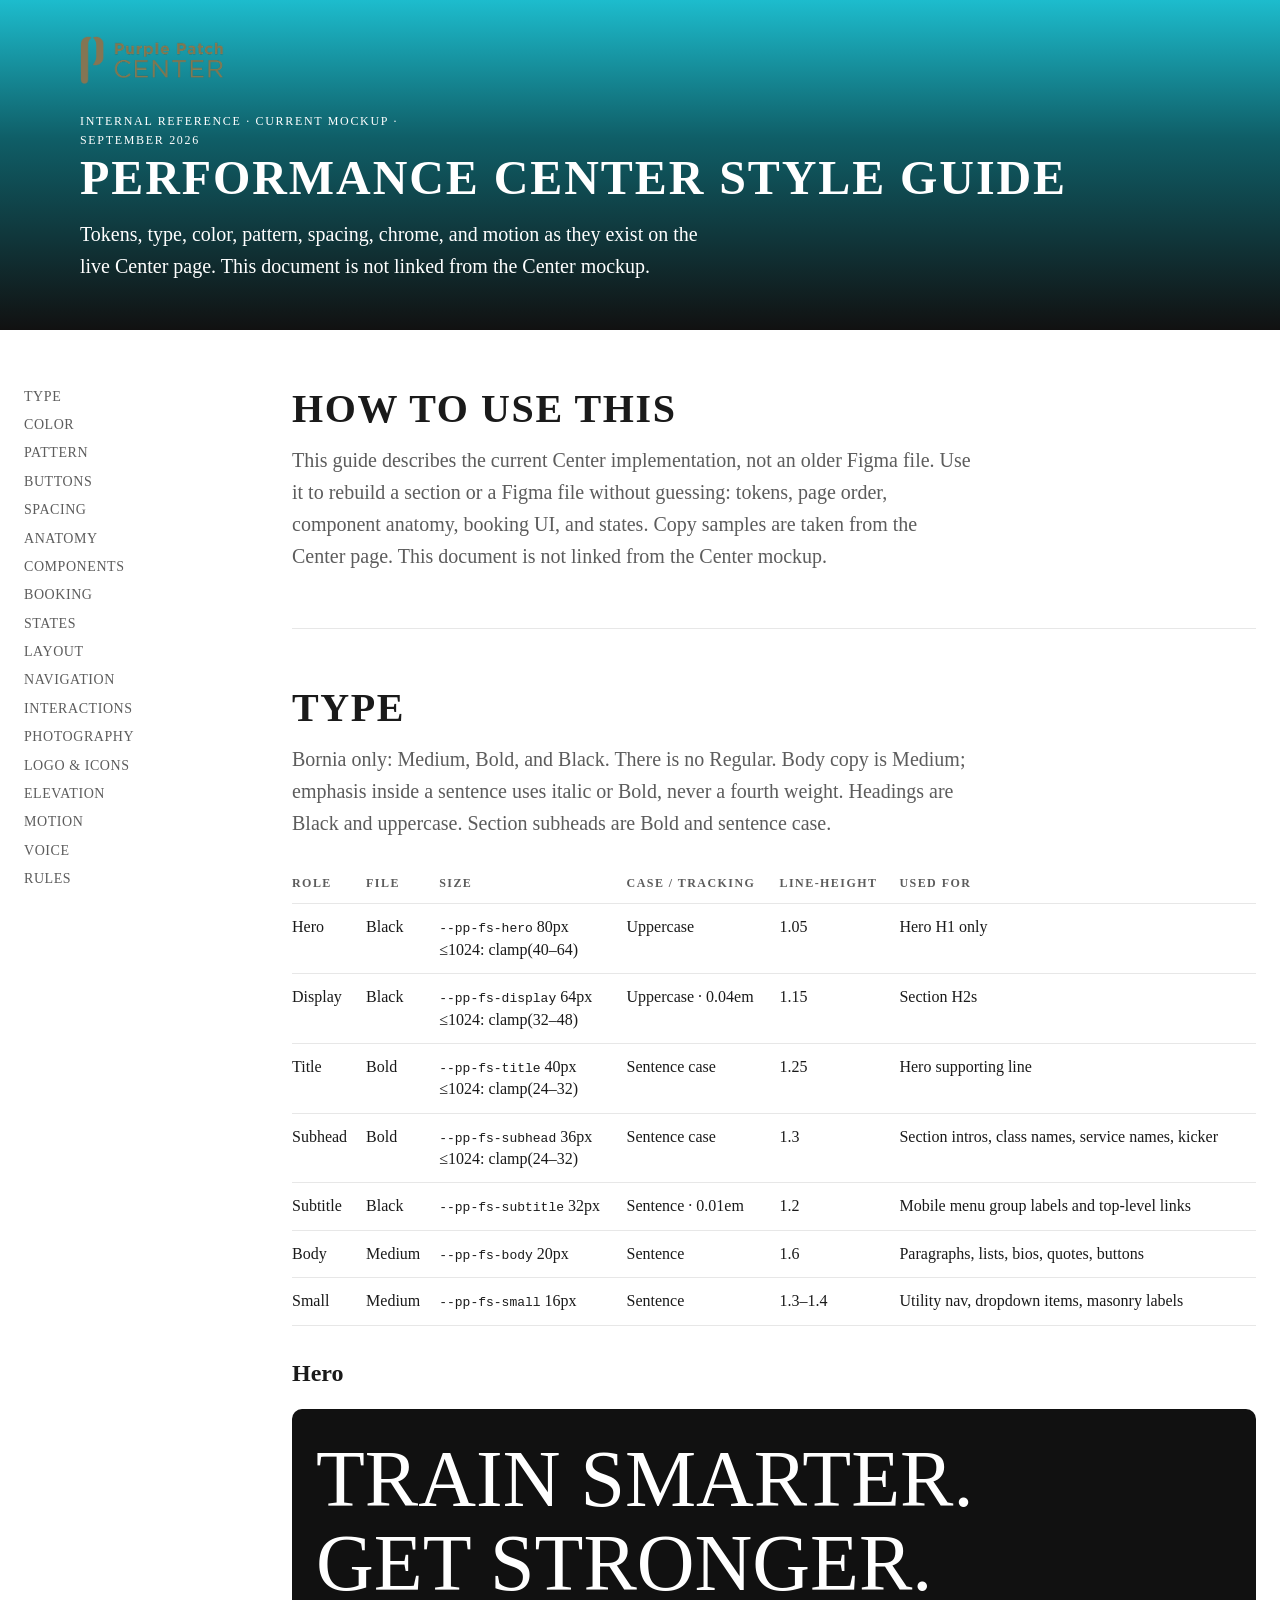
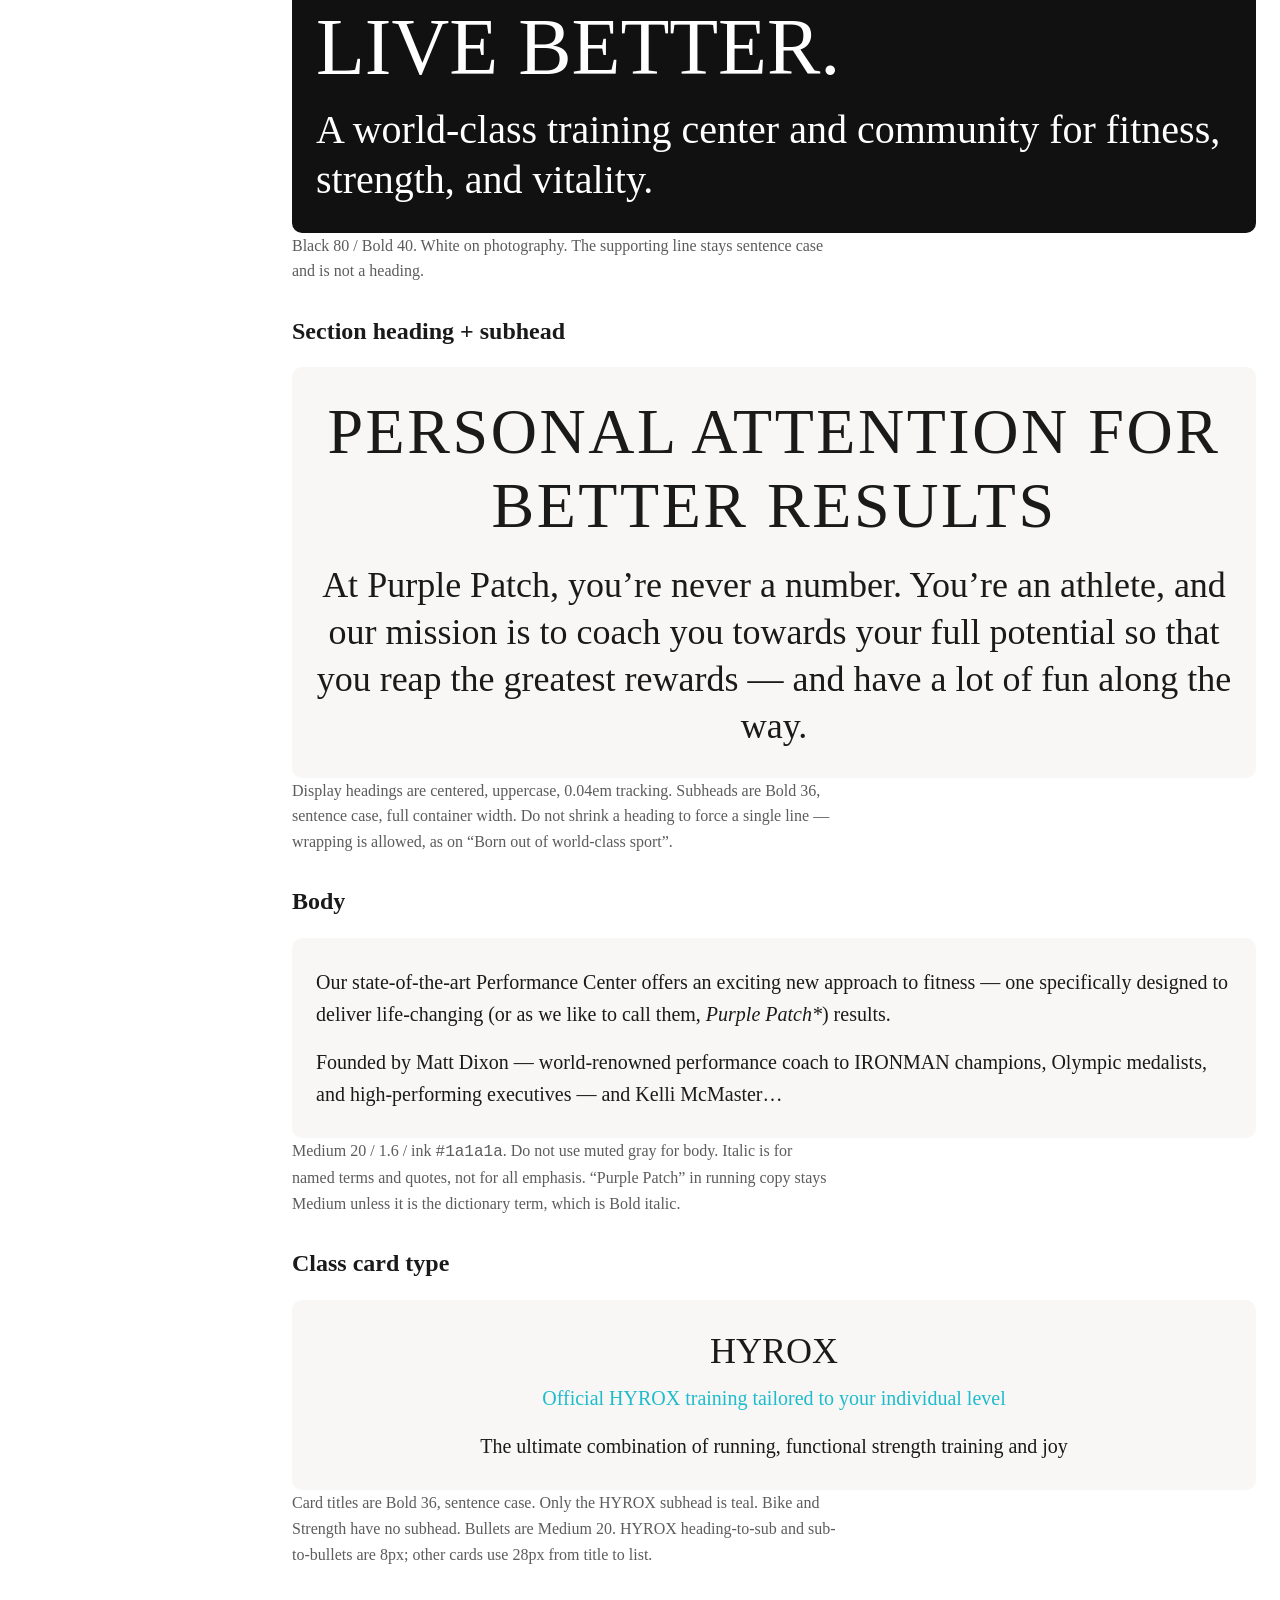
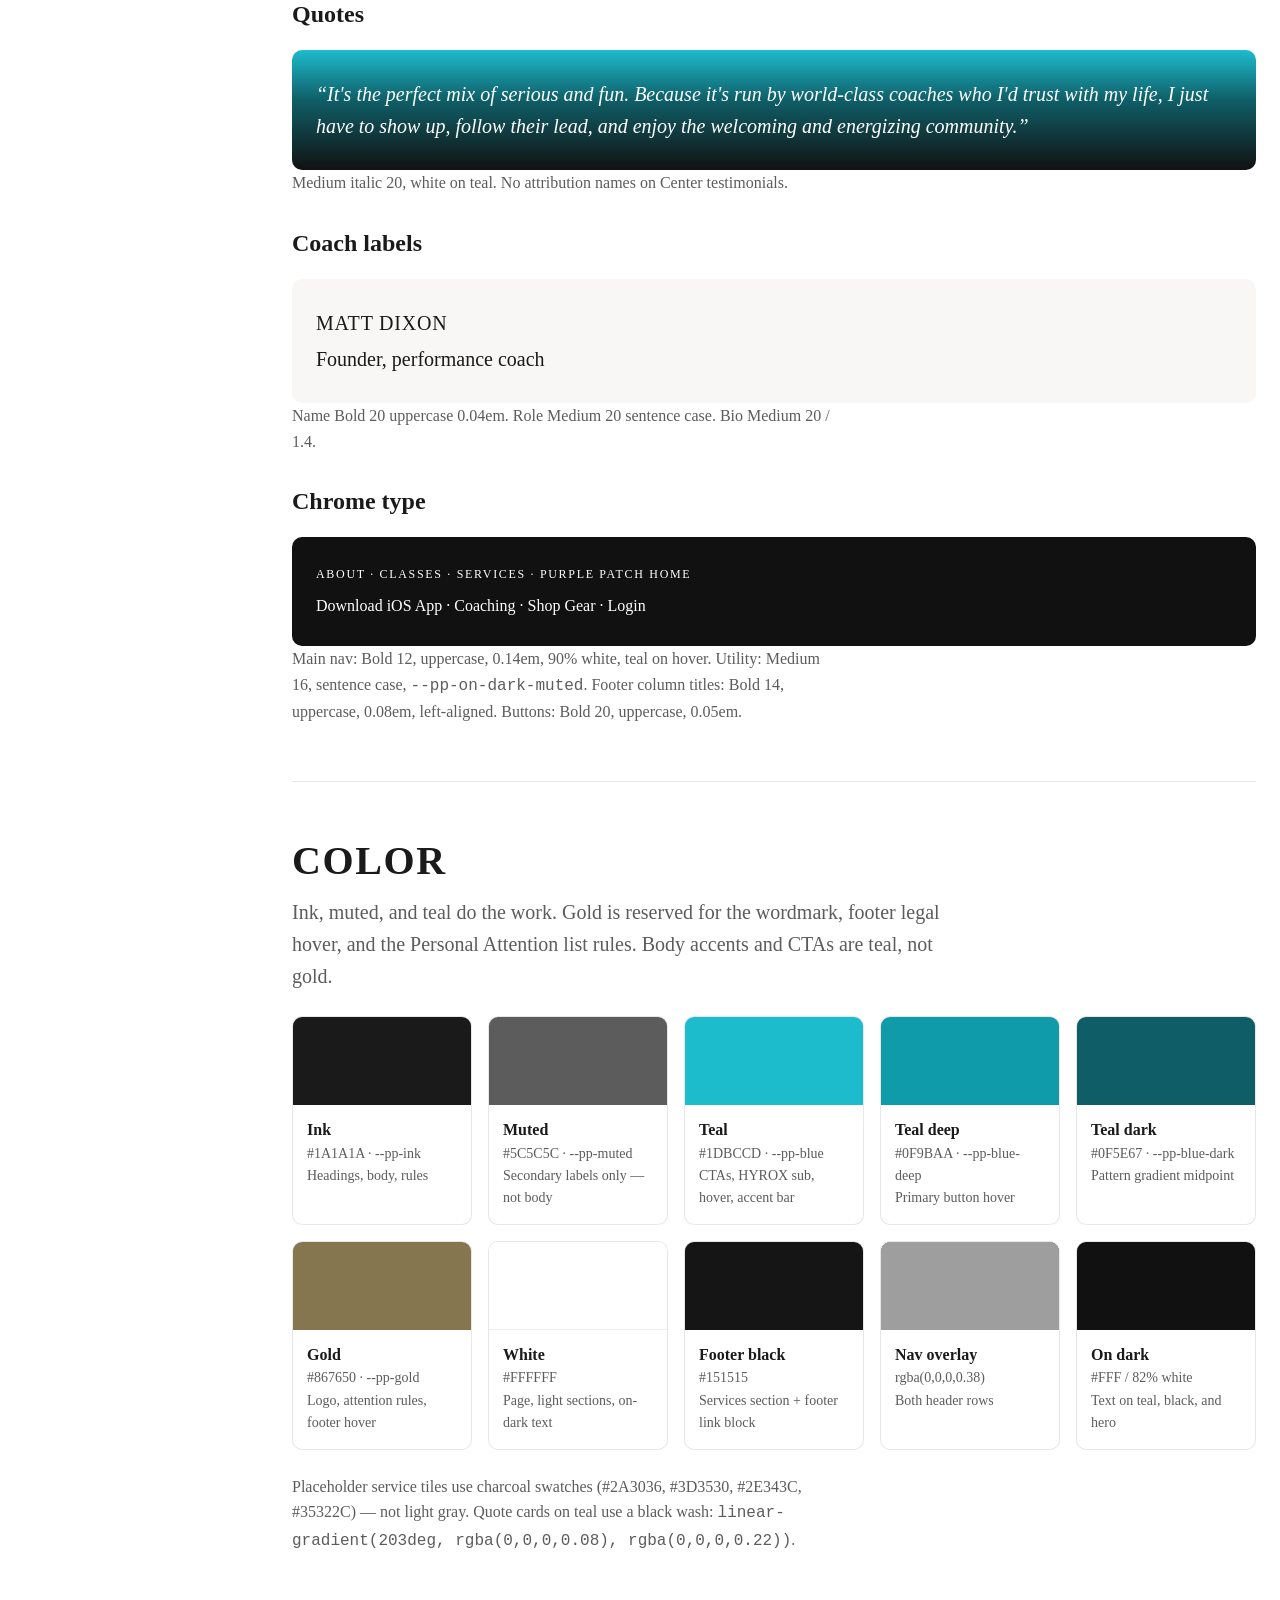
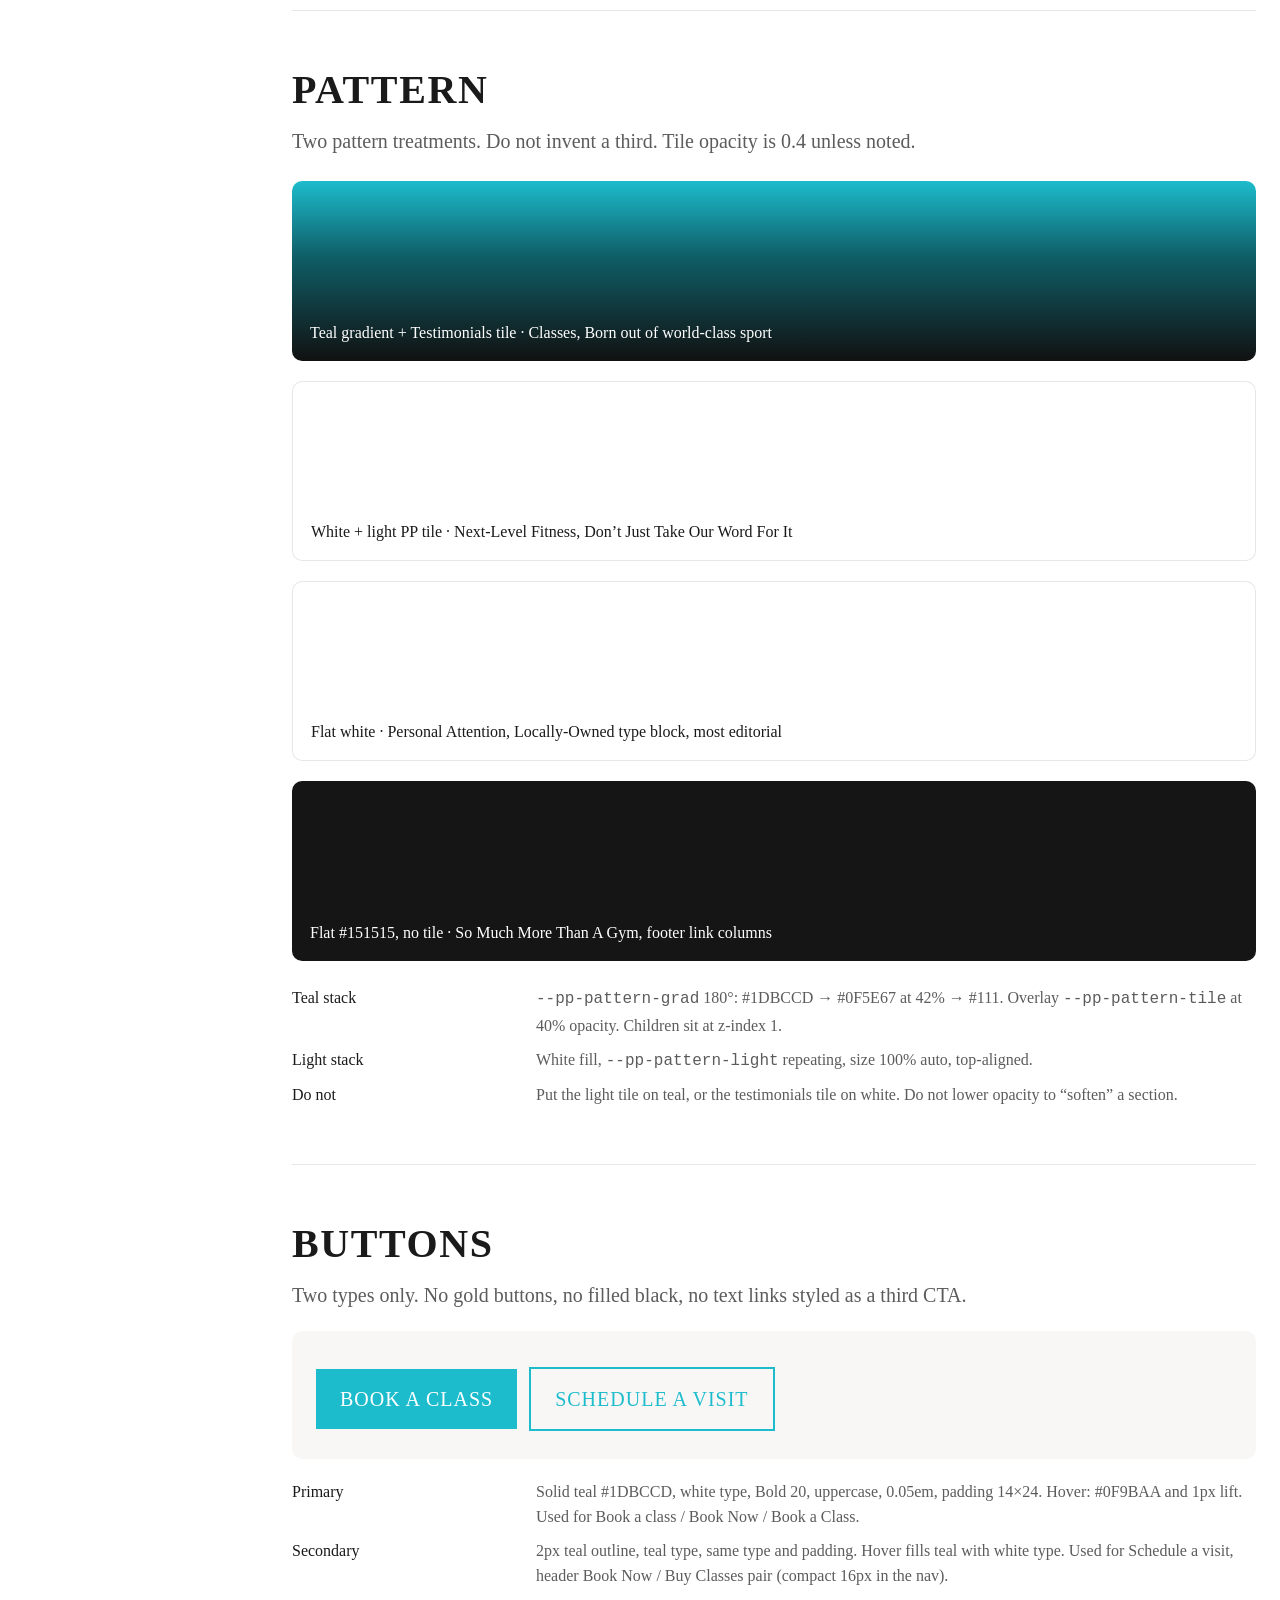
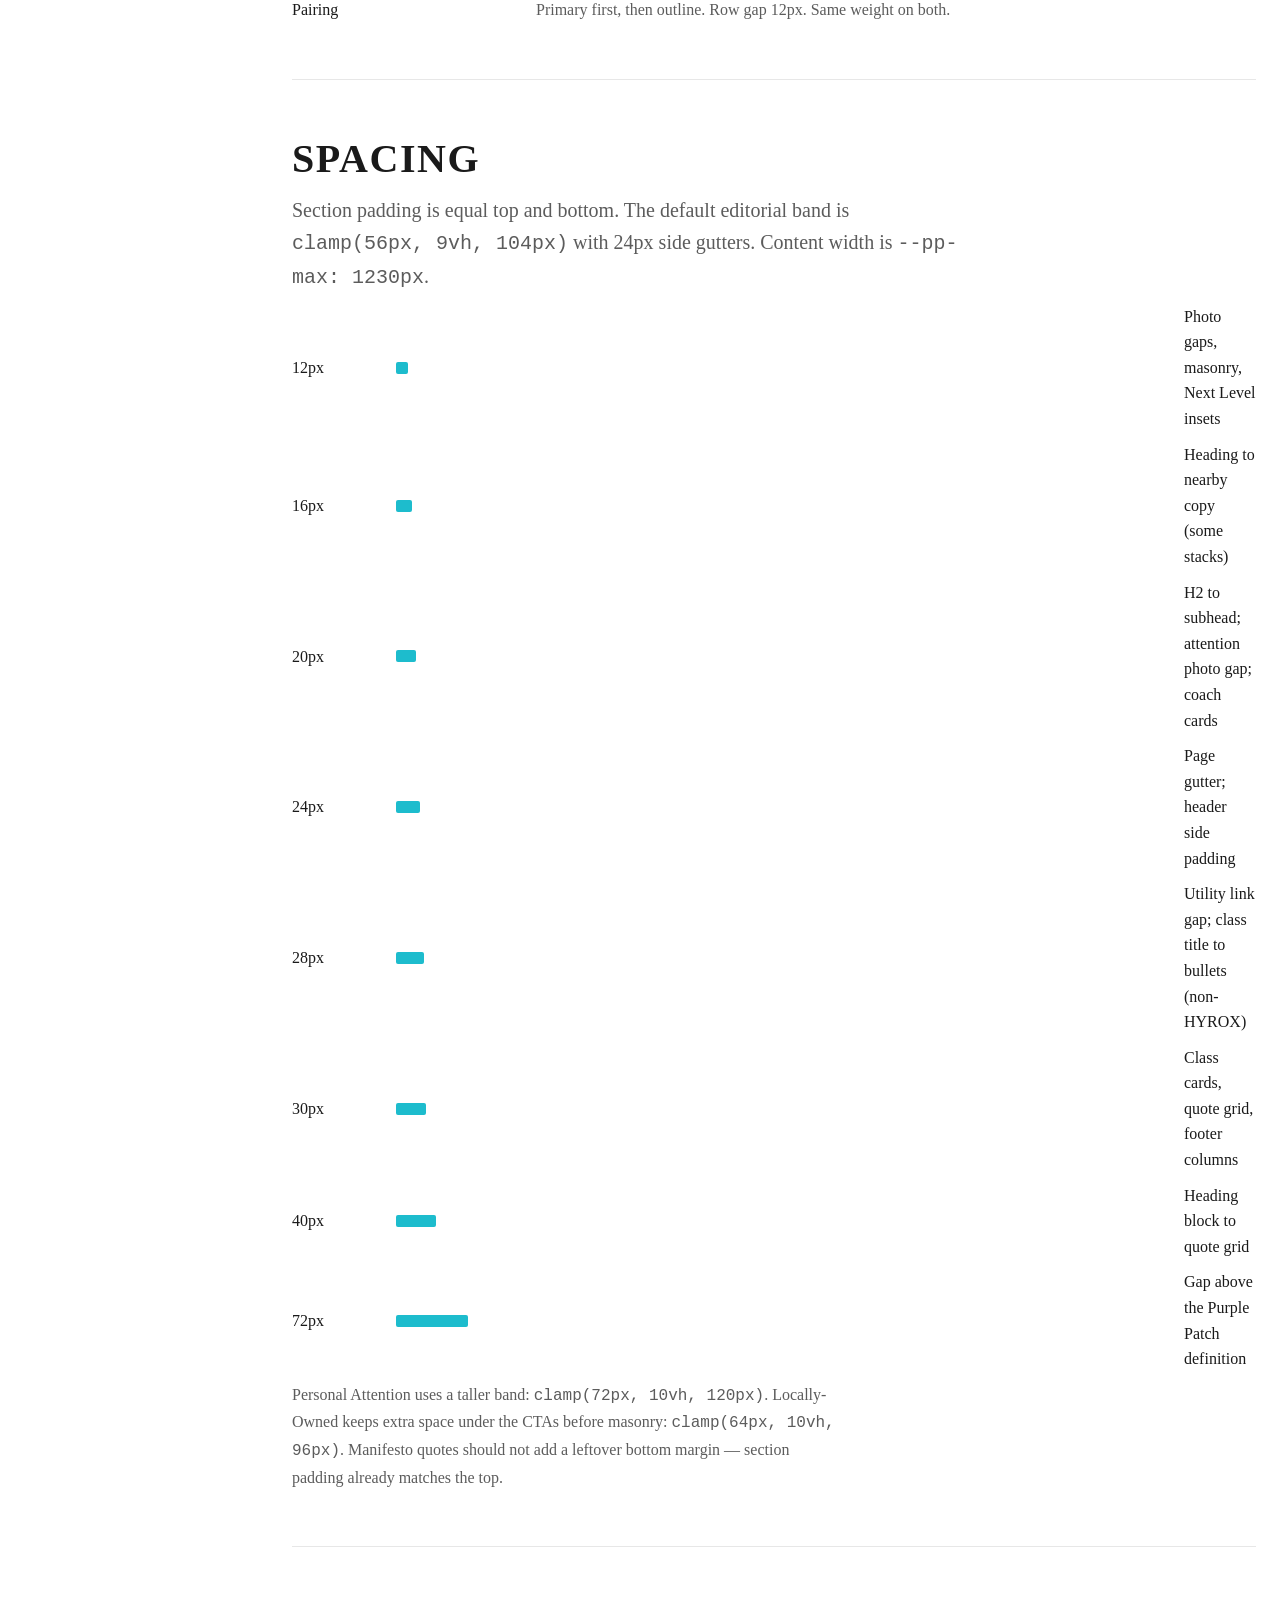
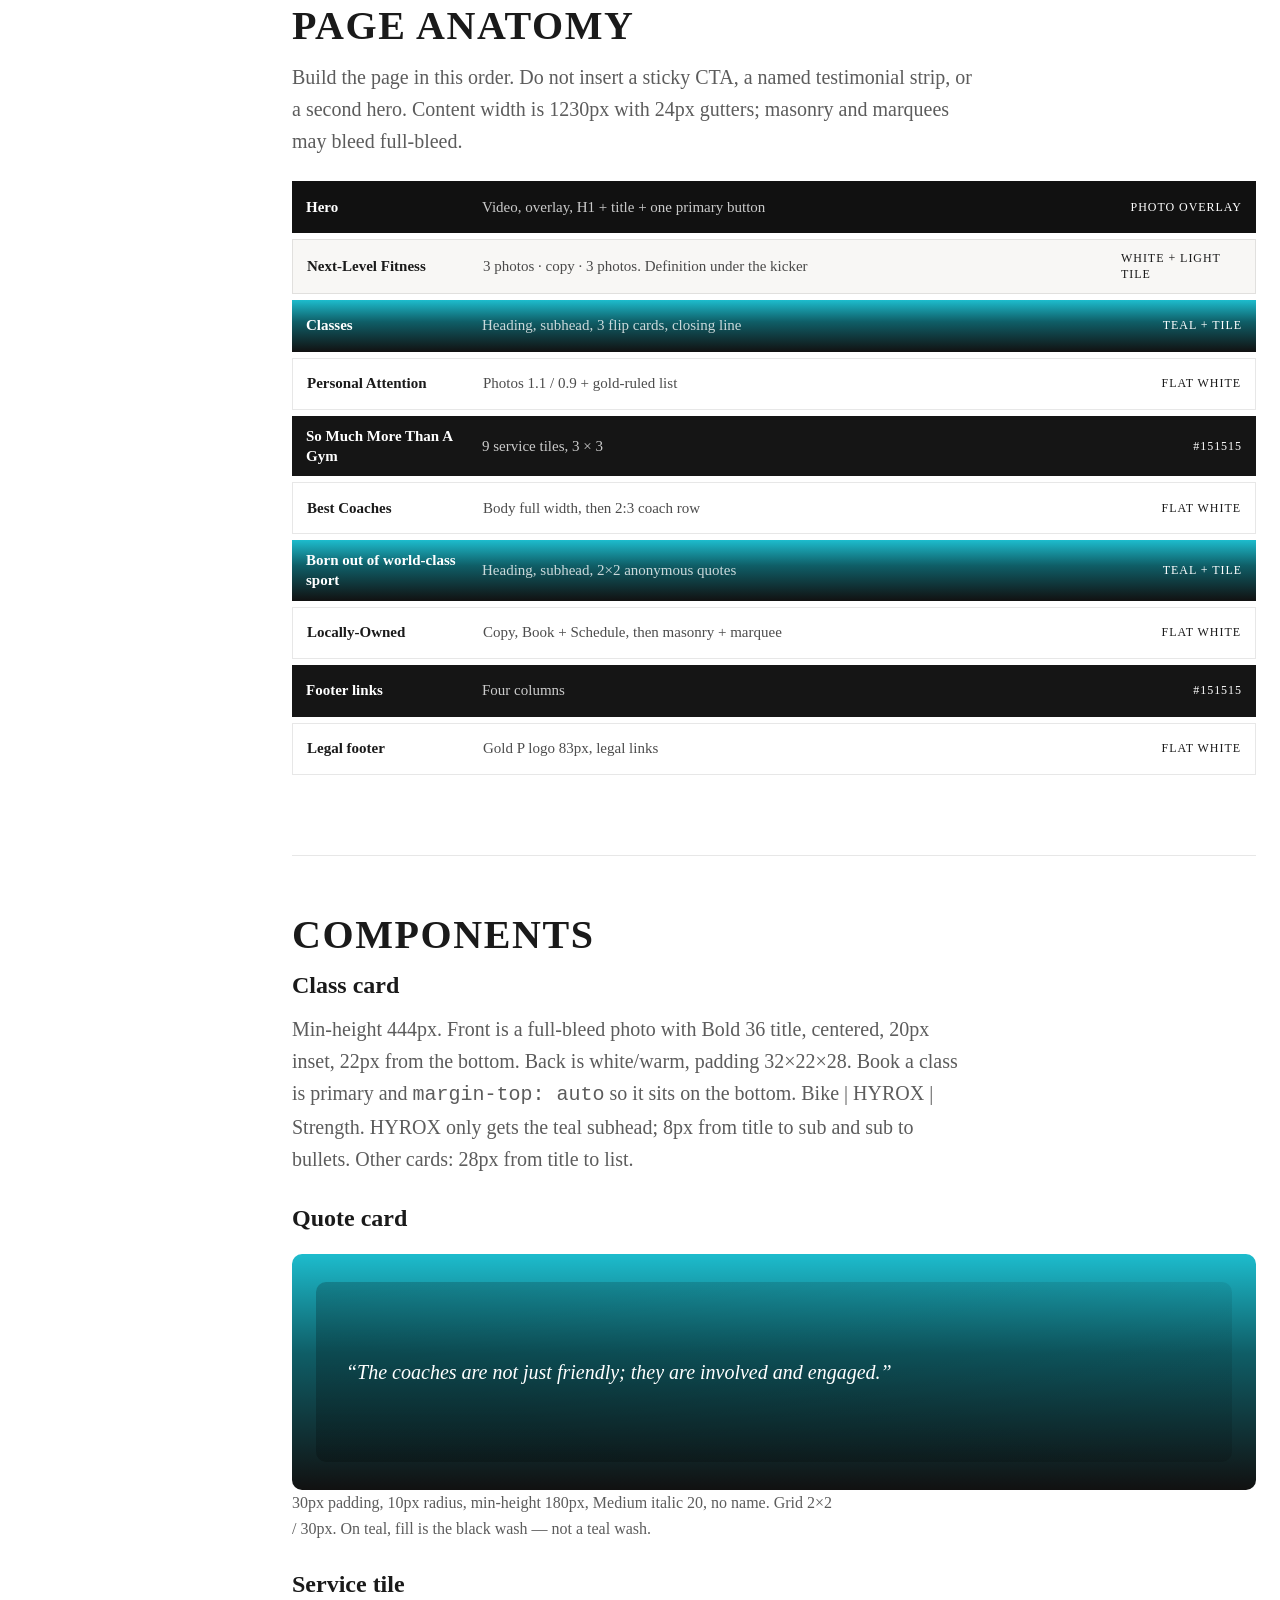
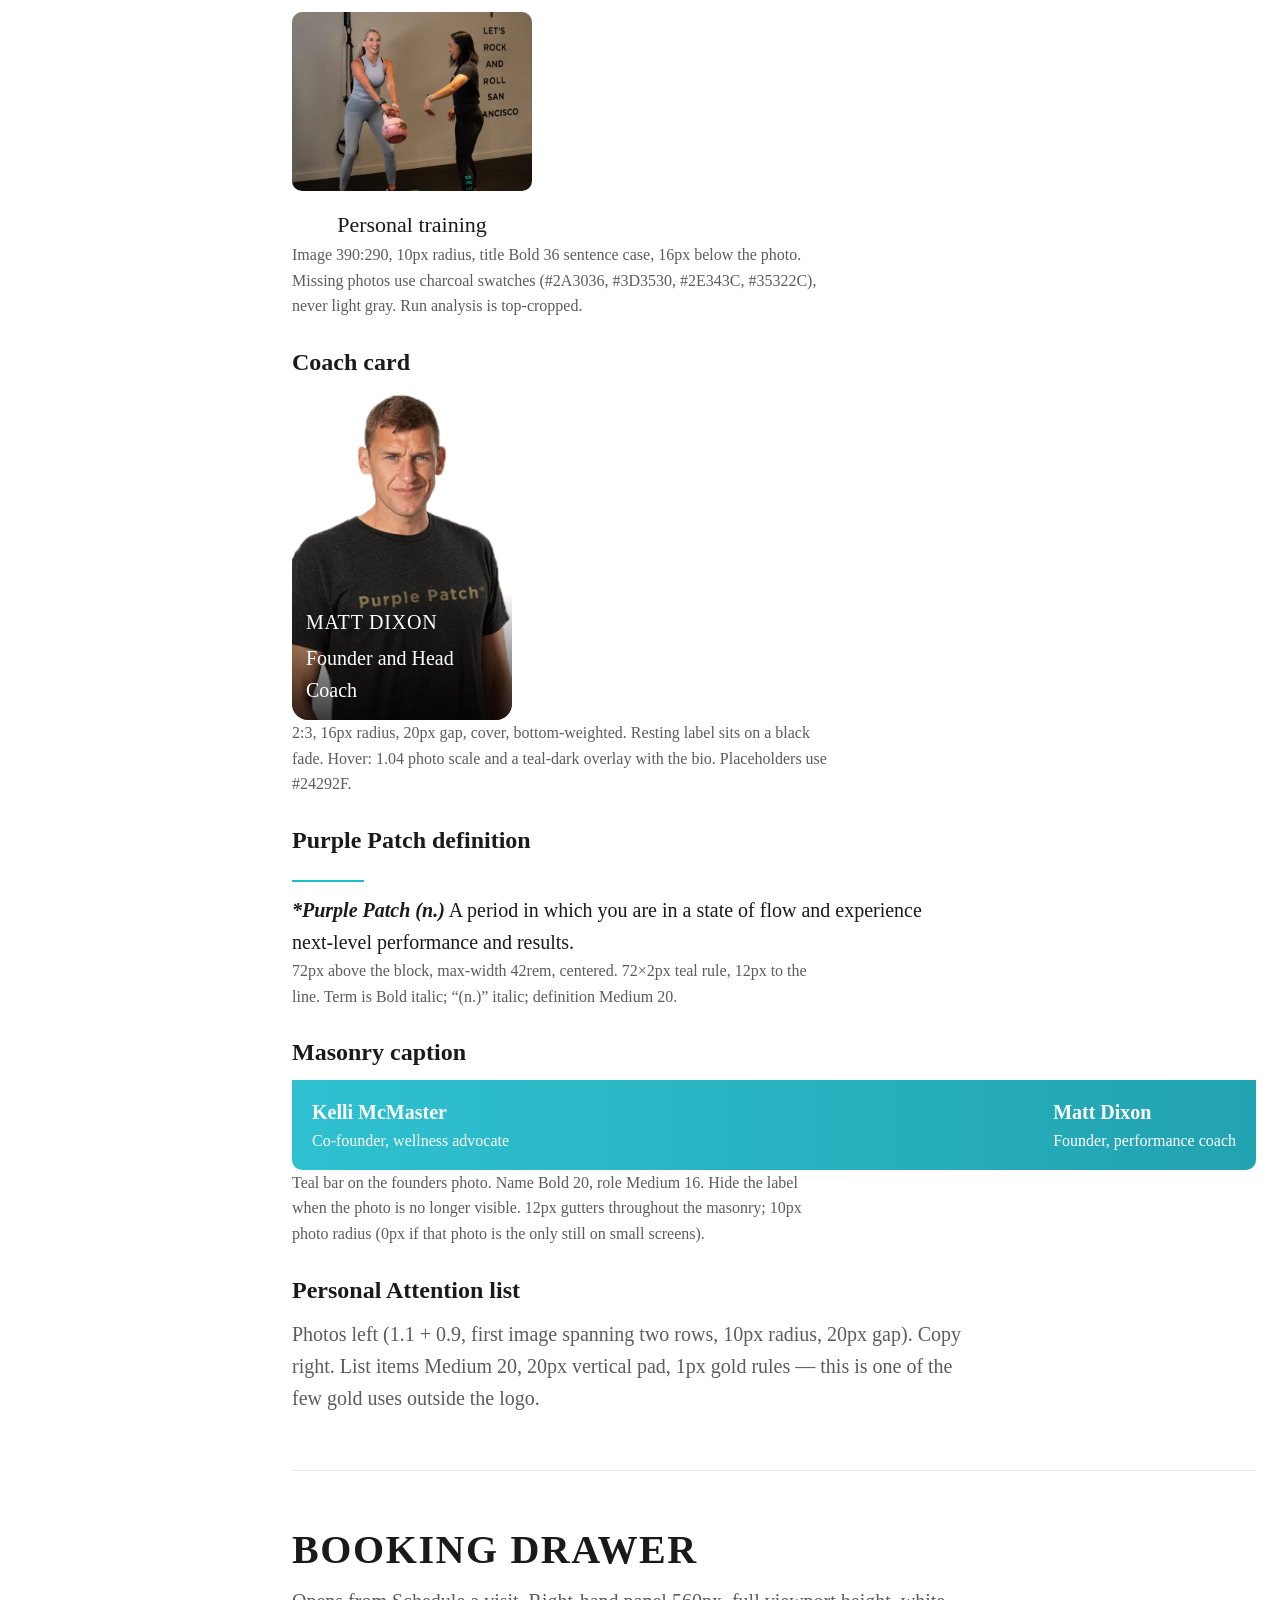
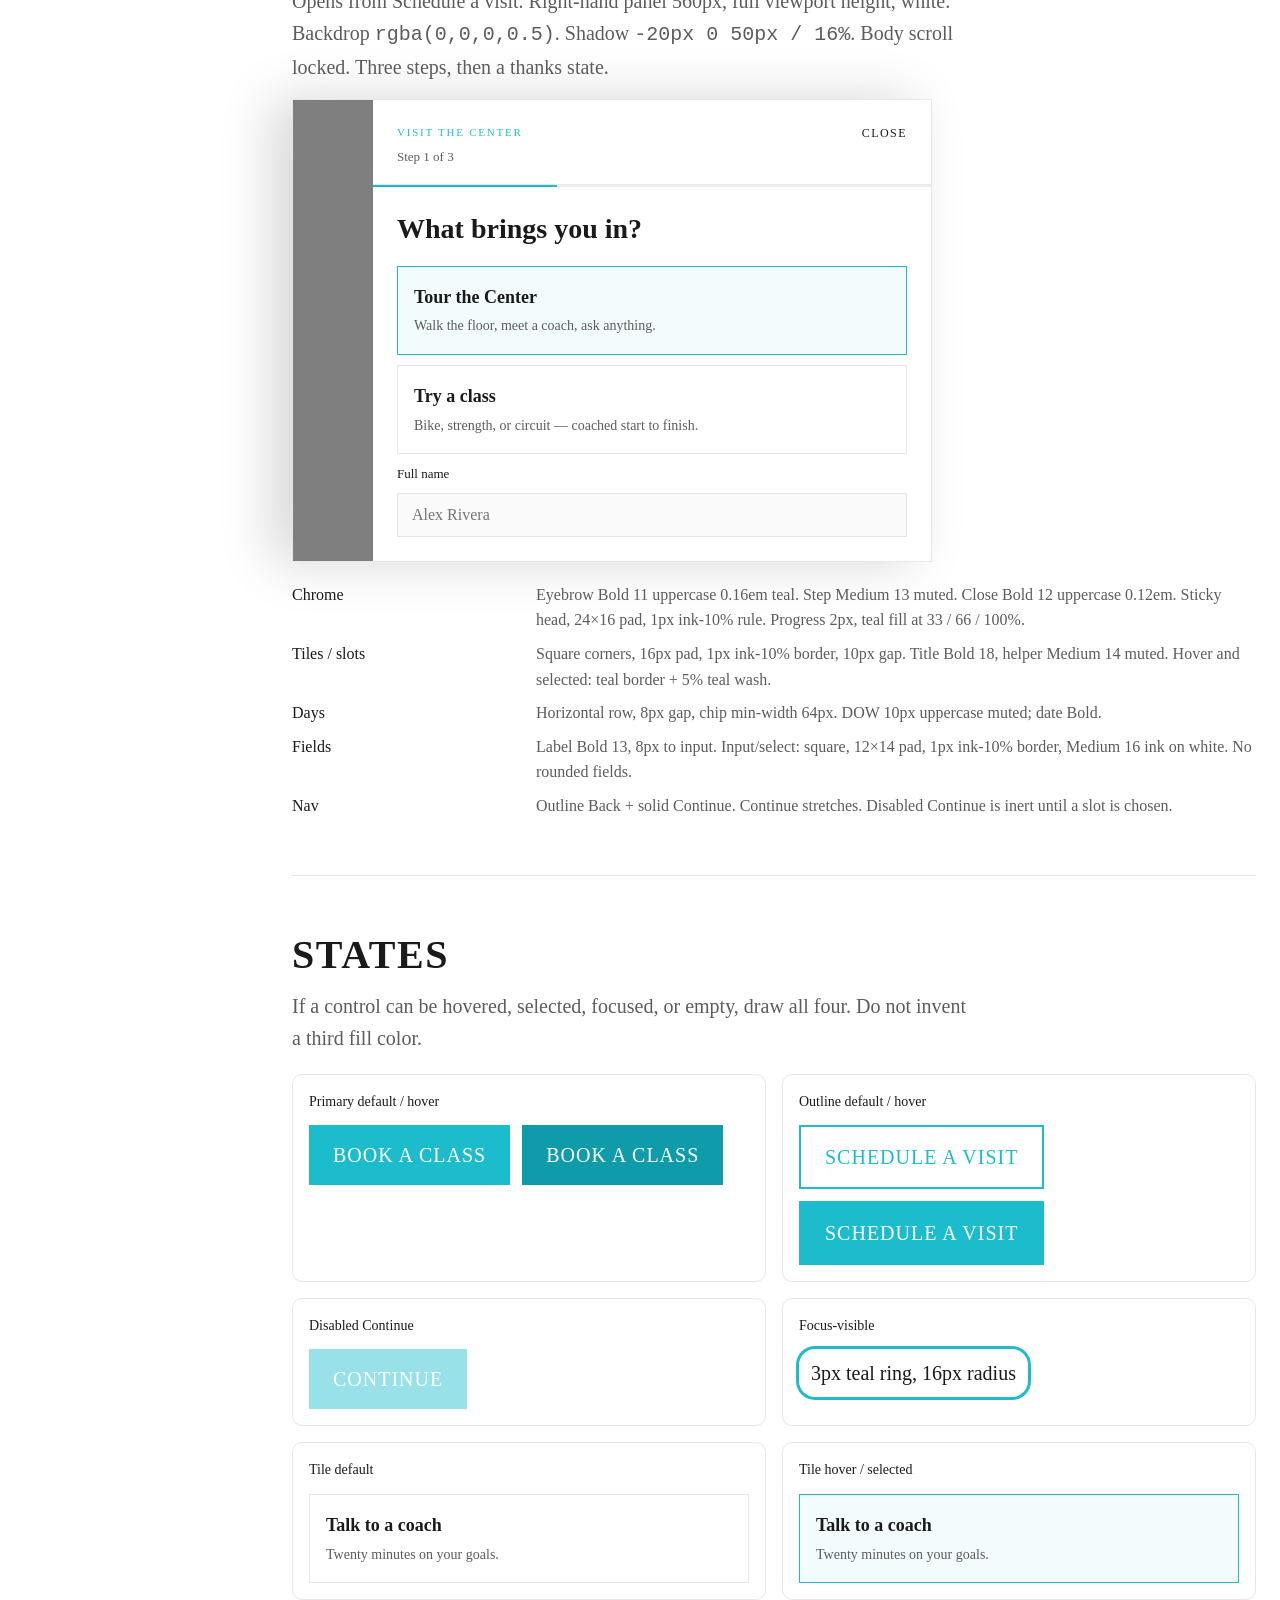
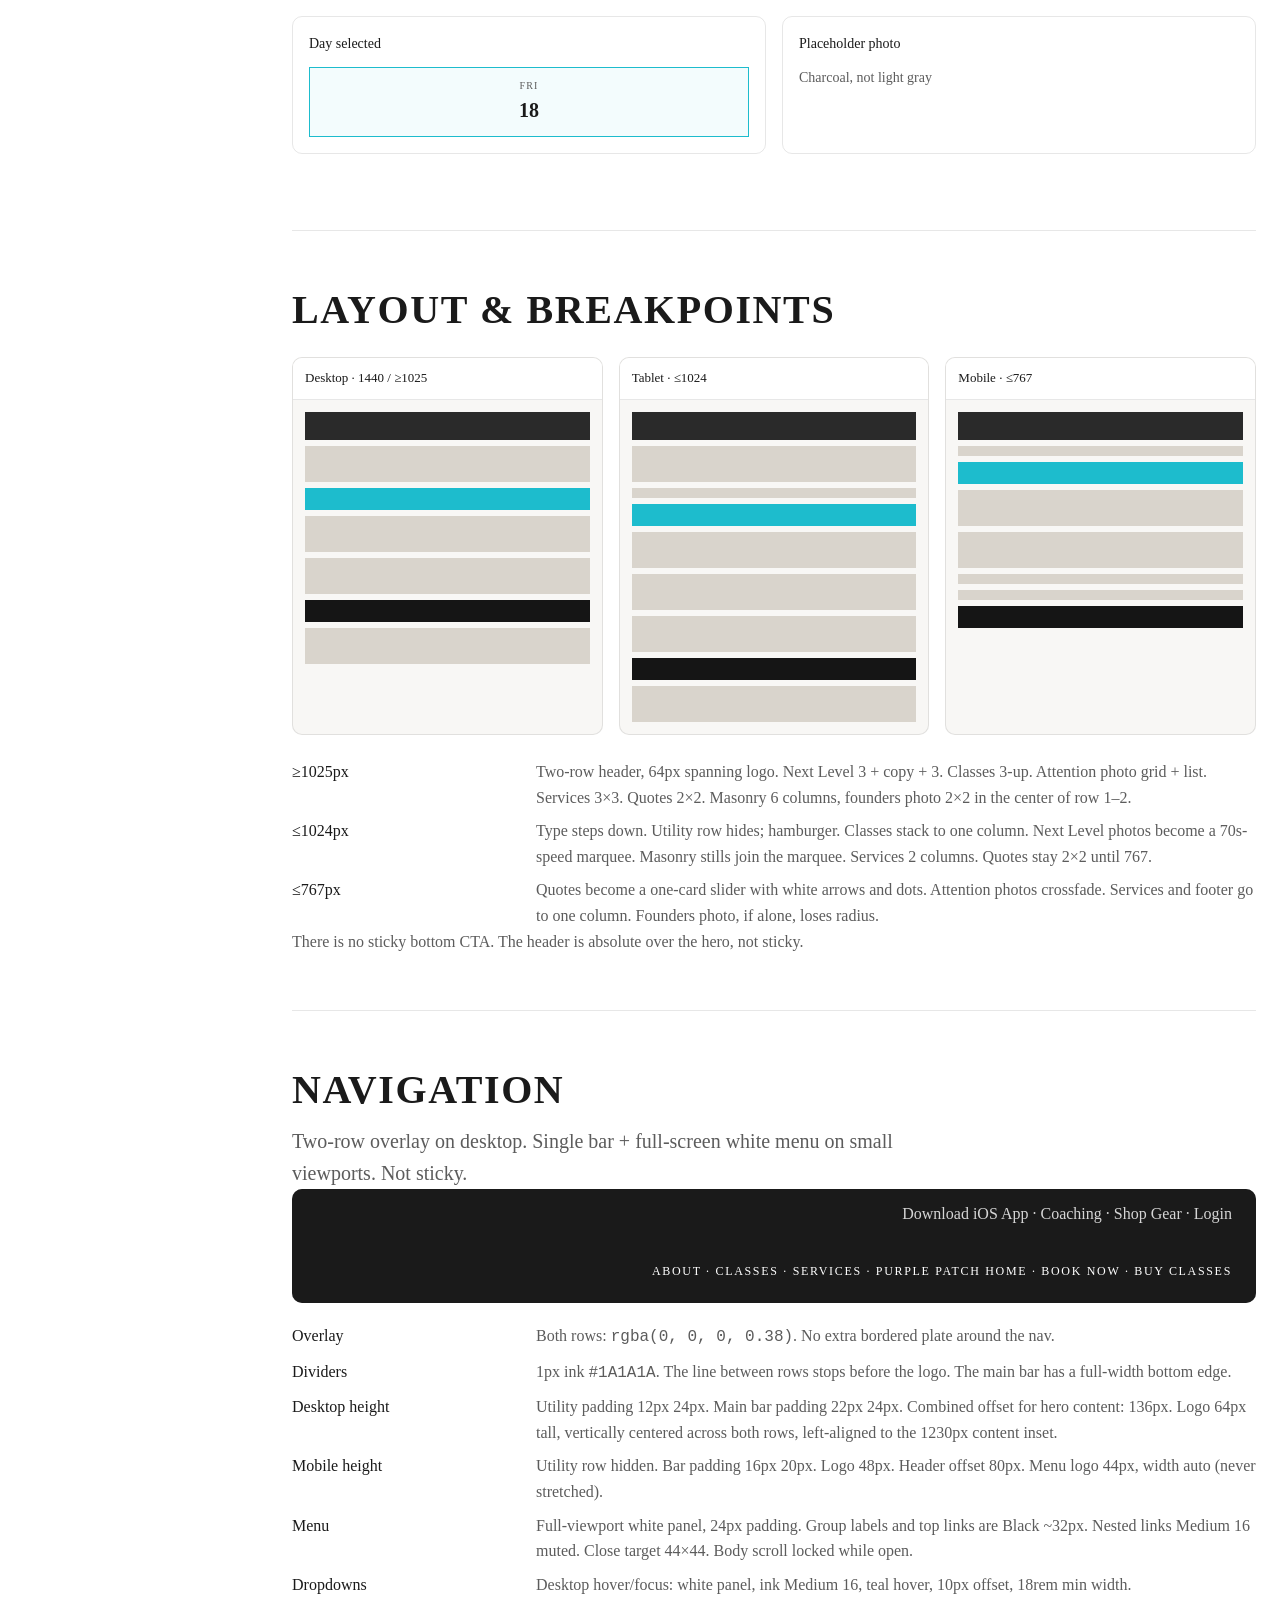
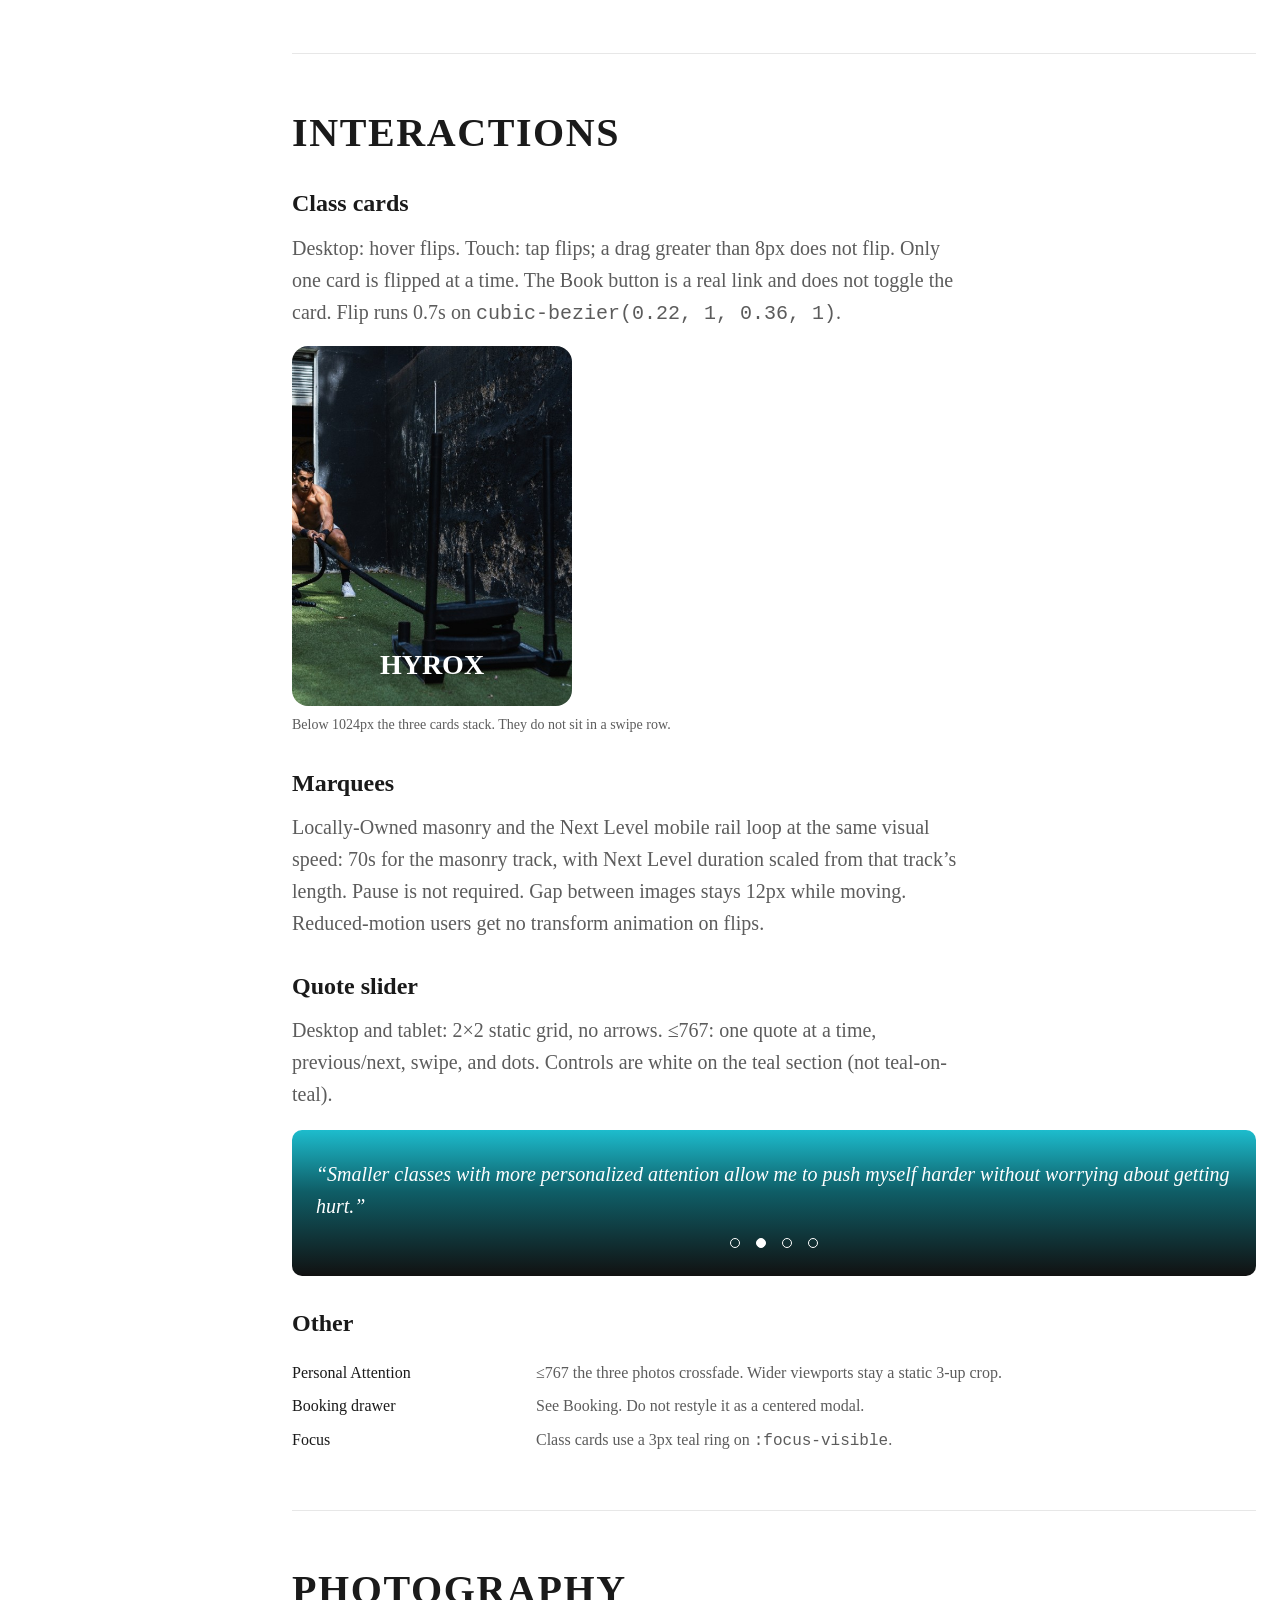
<file: performance-center-style-guide.html>
<!DOCTYPE html>
<html lang="en">
<head>
  <meta charset="UTF-8" />
  <meta name="viewport" content="width=device-width, initial-scale=1" />
  <title>Purple Patch Performance Center — Design style guide</title>
  <meta name="description" content="Design system for the current Purple Patch Performance Center mockup: type, color, pattern, spacing, navigation, and interactions." />
  <meta name="robots" content="noindex" />
  <link rel="stylesheet" href="css/pp-mockup.css?v=123" />
  <link rel="stylesheet" href="css/pp-style-guide.css?v=2" />
</head>
<body class="sg">
  <a class="sg-skip" href="#content">Skip to content</a>
  <header class="sg-header">
    <div class="sg-header__inner">
      <img src="images/performance-center/logo-center.png?v=2" alt="Purple Patch Center" width="220" height="56" />
      <p class="sg-kicker">Internal reference · Current mockup · September 2026</p>
      <h1>Performance Center style guide</h1>
      <p>Tokens, type, color, pattern, spacing, chrome, and motion as they exist on the live Center page. This document is not linked from the Center mockup.</p>
    </div>
  </header>

  <div class="sg-shell">
    <nav class="sg-toc" aria-label="Style guide">
      <a href="#type">Type</a>
      <a href="#color">Color</a>
      <a href="#pattern">Pattern</a>
      <a href="#buttons">Buttons</a>
      <a href="#spacing">Spacing</a>
      <a href="#anatomy">Anatomy</a>
      <a href="#components">Components</a>
      <a href="#booking">Booking</a>
      <a href="#states">States</a>
      <a href="#layout">Layout</a>
      <a href="#navigation">Navigation</a>
      <a href="#interactions">Interactions</a>
      <a href="#photography">Photography</a>
      <a href="#logo">Logo &amp; icons</a>
      <a href="#elevation">Elevation</a>
      <a href="#motion">Motion</a>
      <a href="#voice">Voice</a>
      <a href="#rules">Rules</a>
    </nav>

    <main class="sg-main" id="content">
      <section id="overview">
        <h2>How to use this</h2>
        <p class="sg-lede">This guide describes the current Center implementation, not an older Figma file. Use it to rebuild a section or a Figma file without guessing: tokens, page order, component anatomy, booking UI, and states. Copy samples are taken from the Center page. This document is not linked from the Center mockup.</p>
      </section>

      <section id="type">
        <h2>Type</h2>
        <p class="sg-lede">Bornia only: Medium, Bold, and Black. There is no Regular. Body copy is Medium; emphasis inside a sentence uses italic or Bold, never a fourth weight. Headings are Black and uppercase. Section subheads are Bold and sentence case.</p>

        <div class="sg-table-wrap">
          <table class="sg-table">
            <thead>
              <tr>
                <th>Role</th>
                <th>File</th>
                <th>Size</th>
                <th>Case / tracking</th>
                <th>Line-height</th>
                <th>Used for</th>
              </tr>
            </thead>
            <tbody>
              <tr>
                <td>Hero</td>
                <td>Black</td>
                <td><code>--pp-fs-hero</code> 80px<br />≤1024: clamp(40–64)</td>
                <td>Uppercase</td>
                <td>1.05</td>
                <td>Hero H1 only</td>
              </tr>
              <tr>
                <td>Display</td>
                <td>Black</td>
                <td><code>--pp-fs-display</code> 64px<br />≤1024: clamp(32–48)</td>
                <td>Uppercase · 0.04em</td>
                <td>1.15</td>
                <td>Section H2s</td>
              </tr>
              <tr>
                <td>Title</td>
                <td>Bold</td>
                <td><code>--pp-fs-title</code> 40px<br />≤1024: clamp(24–32)</td>
                <td>Sentence case</td>
                <td>1.25</td>
                <td>Hero supporting line</td>
              </tr>
              <tr>
                <td>Subhead</td>
                <td>Bold</td>
                <td><code>--pp-fs-subhead</code> 36px<br />≤1024: clamp(24–32)</td>
                <td>Sentence case</td>
                <td>1.3</td>
                <td>Section intros, class names, service names, kicker</td>
              </tr>
              <tr>
                <td>Subtitle</td>
                <td>Black</td>
                <td><code>--pp-fs-subtitle</code> 32px</td>
                <td>Sentence · 0.01em</td>
                <td>1.2</td>
                <td>Mobile menu group labels and top-level links</td>
              </tr>
              <tr>
                <td>Body</td>
                <td>Medium</td>
                <td><code>--pp-fs-body</code> 20px</td>
                <td>Sentence</td>
                <td>1.6</td>
                <td>Paragraphs, lists, bios, quotes, buttons</td>
              </tr>
              <tr>
                <td>Small</td>
                <td>Medium</td>
                <td><code>--pp-fs-small</code> 16px</td>
                <td>Sentence</td>
                <td>1.3–1.4</td>
                <td>Utility nav, dropdown items, masonry labels</td>
              </tr>
            </tbody>
          </table>
        </div>

        <h3>Hero</h3>
        <div class="sg-sample sg-sample--hero">
          <p class="sg-type-hero">Train Smarter.<br />Get Stronger.<br />Live Better.</p>
          <p class="sg-type-title">A world-class training center and community for fitness, strength, and vitality.</p>
        </div>
        <p class="sg-note">Black 80 / Bold 40. White on photography. The supporting line stays sentence case and is not a heading.</p>

        <h3>Section heading + subhead</h3>
        <div class="sg-sample">
          <p class="sg-type-display">Personal Attention For Better Results</p>
          <p class="sg-type-subhead" style="margin-top:20px">At Purple Patch, you’re never a number. You’re an athlete, and our mission is to coach you towards your full potential so that you reap the greatest rewards — and have a lot of fun along the way.</p>
        </div>
        <p class="sg-note">Display headings are centered, uppercase, 0.04em tracking. Subheads are Bold 36, sentence case, full container width. Do not shrink a heading to force a single line — wrapping is allowed, as on “Born out of world-class sport”.</p>

        <h3>Body</h3>
        <div class="sg-sample">
          <p class="sg-type-body" style="margin:0">Our state-of-the-art Performance Center offers an exciting new approach to fitness — one specifically designed to deliver life-changing (or as we like to call them, <em>Purple Patch*</em>) results.</p>
          <p class="sg-type-body">Founded by Matt Dixon — world-renowned performance coach to IRONMAN champions, Olympic medalists, and high-performing executives — and Kelli McMaster…</p>
        </div>
        <p class="sg-note">Medium 20 / 1.6 / ink <code>#1a1a1a</code>. Do not use muted gray for body. Italic is for named terms and quotes, not for all emphasis. “Purple Patch” in running copy stays Medium unless it is the dictionary term, which is Bold italic.</p>

        <h3>Class card type</h3>
        <div class="sg-sample">
          <p class="sg-type-subhead">HYROX</p>
          <p class="sg-type-hyrox">Official HYROX training tailored to your individual level</p>
          <p class="sg-type-body" style="text-align:center">The ultimate combination of running, functional strength training and joy</p>
        </div>
        <p class="sg-note">Card titles are Bold 36, sentence case. Only the HYROX subhead is teal. Bike and Strength have no subhead. Bullets are Medium 20. HYROX heading-to-sub and sub-to-bullets are 8px; other cards use 28px from title to list.</p>

        <h3>Quotes</h3>
        <div class="sg-sample sg-sample--teal">
          <p class="sg-type-quote">“It's the perfect mix of serious and fun. Because it's run by world-class coaches who I'd trust with my life, I just have to show up, follow their lead, and enjoy the welcoming and energizing community.”</p>
        </div>
        <p class="sg-note">Medium italic 20, white on teal. No attribution names on Center testimonials.</p>

        <h3>Coach labels</h3>
        <div class="sg-sample">
          <p class="sg-type-coach">Matt Dixon</p>
          <p class="sg-type-coach-role">Founder, performance coach</p>
        </div>
        <p class="sg-note">Name Bold 20 uppercase 0.04em. Role Medium 20 sentence case. Bio Medium 20 / 1.4.</p>

        <h3>Chrome type</h3>
        <div class="sg-sample sg-sample--hero">
          <p class="sg-type-nav">About · Classes · Services · Purple Patch Home</p>
          <p class="sg-type-utility">Download iOS App · Coaching · Shop Gear · Login</p>
        </div>
        <p class="sg-note">Main nav: Bold 12, uppercase, 0.14em, 90% white, teal on hover. Utility: Medium 16, sentence case, <code>--pp-on-dark-muted</code>. Footer column titles: Bold 14, uppercase, 0.08em, left-aligned. Buttons: Bold 20, uppercase, 0.05em.</p>
      </section>

      <section id="color">
        <h2>Color</h2>
        <p class="sg-lede">Ink, muted, and teal do the work. Gold is reserved for the wordmark, footer legal hover, and the Personal Attention list rules. Body accents and CTAs are teal, not gold.</p>
        <div class="sg-swatches">
          <article class="sg-swatch"><div class="sg-swatch__chip" style="background:#1a1a1a"></div><div class="sg-swatch__meta"><strong>Ink</strong><span>#1A1A1A · --pp-ink</span><span>Headings, body, rules</span></div></article>
          <article class="sg-swatch"><div class="sg-swatch__chip" style="background:#5c5c5c"></div><div class="sg-swatch__meta"><strong>Muted</strong><span>#5C5C5C · --pp-muted</span><span>Secondary labels only — not body</span></div></article>
          <article class="sg-swatch"><div class="sg-swatch__chip" style="background:#1dbccd"></div><div class="sg-swatch__meta"><strong>Teal</strong><span>#1DBCCD · --pp-blue</span><span>CTAs, HYROX sub, hover, accent bar</span></div></article>
          <article class="sg-swatch"><div class="sg-swatch__chip" style="background:#0f9baa"></div><div class="sg-swatch__meta"><strong>Teal deep</strong><span>#0F9BAA · --pp-blue-deep</span><span>Primary button hover</span></div></article>
          <article class="sg-swatch"><div class="sg-swatch__chip" style="background:#0f5e67"></div><div class="sg-swatch__meta"><strong>Teal dark</strong><span>#0F5E67 · --pp-blue-dark</span><span>Pattern gradient midpoint</span></div></article>
          <article class="sg-swatch"><div class="sg-swatch__chip" style="background:#867650"></div><div class="sg-swatch__meta"><strong>Gold</strong><span>#867650 · --pp-gold</span><span>Logo, attention rules, footer hover</span></div></article>
          <article class="sg-swatch"><div class="sg-swatch__chip" style="background:#fff;border-bottom:1px solid #eee"></div><div class="sg-swatch__meta"><strong>White</strong><span>#FFFFFF</span><span>Page, light sections, on-dark text</span></div></article>
          <article class="sg-swatch"><div class="sg-swatch__chip" style="background:#151515"></div><div class="sg-swatch__meta"><strong>Footer black</strong><span>#151515</span><span>Services section + footer link block</span></div></article>
          <article class="sg-swatch"><div class="sg-swatch__chip" style="background:#fff;background-image:linear-gradient(#fff,#fff);position:relative"><span style="display:block;height:88px;background:rgba(0,0,0,0.38)"></span></div><div class="sg-swatch__meta"><strong>Nav overlay</strong><span>rgba(0,0,0,0.38)</span><span>Both header rows</span></div></article>
          <article class="sg-swatch"><div class="sg-swatch__chip" style="background:#111"></div><div class="sg-swatch__meta"><strong>On dark</strong><span>#FFF / 82% white</span><span>Text on teal, black, and hero</span></div></article>
        </div>
        <p class="sg-note">Placeholder service tiles use charcoal swatches (#2A3036, #3D3530, #2E343C, #35322C) — not light gray. Quote cards on teal use a black wash: <code>linear-gradient(203deg, rgba(0,0,0,0.08), rgba(0,0,0,0.22))</code>.</p>
      </section>

      <section id="pattern">
        <h2>Pattern</h2>
        <p class="sg-lede">Two pattern treatments. Do not invent a third. Tile opacity is 0.4 unless noted.</p>
        <div class="sg-patterns">
          <div class="sg-pattern sg-pattern--teal"><span>Teal gradient + Testimonials tile · Classes, Born out of world-class sport</span></div>
          <div class="sg-pattern sg-pattern--light"><span>White + light PP tile · Next-Level Fitness, Don’t Just Take Our Word For It</span></div>
          <div class="sg-pattern sg-pattern--none"><span>Flat white · Personal Attention, Locally-Owned type block, most editorial</span></div>
          <div class="sg-pattern sg-pattern--dark"><span>Flat #151515, no tile · So Much More Than A Gym, footer link columns</span></div>
        </div>
        <dl class="sg-dl">
          <dt>Teal stack</dt>
          <dd><code>--pp-pattern-grad</code> 180°: #1DBCCD → #0F5E67 at 42% → #111. Overlay <code>--pp-pattern-tile</code> at 40% opacity. Children sit at z-index 1.</dd>
          <dt>Light stack</dt>
          <dd>White fill, <code>--pp-pattern-light</code> repeating, size 100% auto, top-aligned.</dd>
          <dt>Do not</dt>
          <dd>Put the light tile on teal, or the testimonials tile on white. Do not lower opacity to “soften” a section.</dd>
        </dl>
      </section>

      <section id="buttons">
        <h2>Buttons</h2>
        <p class="sg-lede">Two types only. No gold buttons, no filled black, no text links styled as a third CTA.</p>
        <div class="sg-sample">
          <div class="sg-btns">
            <a class="btn-blue btn-blue--solid" href="#buttons">Book a class</a>
            <a class="btn-blue-outline" href="#buttons">Schedule a visit</a>
          </div>
        </div>
        <dl class="sg-dl">
          <dt>Primary</dt>
          <dd>Solid teal #1DBCCD, white type, Bold 20, uppercase, 0.05em, padding 14×24. Hover: #0F9BAA and 1px lift. Used for Book a class / Book Now / Book a Class.</dd>
          <dt>Secondary</dt>
          <dd>2px teal outline, teal type, same type and padding. Hover fills teal with white type. Used for Schedule a visit, header Book Now / Buy Classes pair (compact 16px in the nav).</dd>
          <dt>Pairing</dt>
          <dd>Primary first, then outline. Row gap 12px. Same weight on both.</dd>
        </dl>
      </section>

      <section id="spacing">
        <h2>Spacing</h2>
        <p class="sg-lede">Section padding is equal top and bottom. The default editorial band is <code>clamp(56px, 9vh, 104px)</code> with 24px side gutters. Content width is <code>--pp-max: 1230px</code>.</p>
        <div class="sg-space-row"><span>12px</span><div class="sg-space-bar" style="width:12px"></div><span>Photo gaps, masonry, Next Level insets</span></div>
        <div class="sg-space-row"><span>16px</span><div class="sg-space-bar" style="width:16px"></div><span>Heading to nearby copy (some stacks)</span></div>
        <div class="sg-space-row"><span>20px</span><div class="sg-space-bar" style="width:20px"></div><span>H2 to subhead; attention photo gap; coach cards</span></div>
        <div class="sg-space-row"><span>24px</span><div class="sg-space-bar" style="width:24px"></div><span>Page gutter; header side padding</span></div>
        <div class="sg-space-row"><span>28px</span><div class="sg-space-bar" style="width:28px"></div><span>Utility link gap; class title to bullets (non-HYROX)</span></div>
        <div class="sg-space-row"><span>30px</span><div class="sg-space-bar" style="width:30px"></div><span>Class cards, quote grid, footer columns</span></div>
        <div class="sg-space-row"><span>40px</span><div class="sg-space-bar" style="width:40px"></div><span>Heading block to quote grid</span></div>
        <div class="sg-space-row"><span>72px</span><div class="sg-space-bar" style="width:72px"></div><span>Gap above the Purple Patch definition</span></div>
        <p class="sg-note">Personal Attention uses a taller band: <code>clamp(72px, 10vh, 120px)</code>. Locally-Owned keeps extra space under the CTAs before masonry: <code>clamp(64px, 10vh, 96px)</code>. Manifesto quotes should not add a leftover bottom margin — section padding already matches the top.</p>
      </section>

      <section id="anatomy">
        <h2>Page anatomy</h2>
        <p class="sg-lede">Build the page in this order. Do not insert a sticky CTA, a named testimonial strip, or a second hero. Content width is 1230px with 24px gutters; masonry and marquees may bleed full-bleed.</p>
        <div class="sg-flow">
          <article class="sg-flow--hero"><strong>Hero</strong><span>Video, overlay, H1 + title + one primary button</span><em>Photo overlay</em></article>
          <article class="sg-flow--light"><strong>Next-Level Fitness</strong><span>3 photos · copy · 3 photos. Definition under the kicker</span><em>White + light tile</em></article>
          <article class="sg-flow--teal"><strong>Classes</strong><span>Heading, subhead, 3 flip cards, closing line</span><em>Teal + tile</em></article>
          <article class="sg-flow--white"><strong>Personal Attention</strong><span>Photos 1.1 / 0.9 + gold-ruled list</span><em>Flat white</em></article>
          <article class="sg-flow--ink"><strong>So Much More Than A Gym</strong><span>9 service tiles, 3 × 3</span><em>#151515</em></article>
          <article class="sg-flow--white"><strong>Best Coaches</strong><span>Body full width, then 2:3 coach row</span><em>Flat white</em></article>
          <article class="sg-flow--teal"><strong>Born out of world-class sport</strong><span>Heading, subhead, 2×2 anonymous quotes</span><em>Teal + tile</em></article>
          <article class="sg-flow--white"><strong>Locally-Owned</strong><span>Copy, Book + Schedule, then masonry + marquee</span><em>Flat white</em></article>
          <article class="sg-flow--ink"><strong>Footer links</strong><span>Four columns</span><em>#151515</em></article>
          <article class="sg-flow--white"><strong>Legal footer</strong><span>Gold P logo 83px, legal links</span><em>Flat white</em></article>
        </div>
      </section>

      <section id="components">
        <h2>Components</h2>
        <div class="sg-comps">
          <article class="sg-comp">
            <h3>Class card</h3>
            <p class="sg-lede">Min-height 444px. Front is a full-bleed photo with Bold 36 title, centered, 20px inset, 22px from the bottom. Back is white/warm, padding 32×22×28. Book a class is primary and <code>margin-top: auto</code> so it sits on the bottom. Bike | HYROX | Strength. HYROX only gets the teal subhead; 8px from title to sub and sub to bullets. Other cards: 28px from title to list.</p>
          </article>
          <article class="sg-comp">
            <h3>Quote card</h3>
            <div class="sg-sample sg-sample--teal">
              <div class="sg-quote-card">
                <p class="sg-type-quote">“The coaches are not just friendly; they are involved and engaged.”</p>
              </div>
            </div>
            <p class="sg-note">30px padding, 10px radius, min-height 180px, Medium italic 20, no name. Grid 2×2 / 30px. On teal, fill is the black wash — not a teal wash.</p>
          </article>
          <article class="sg-comp">
            <h3>Service tile</h3>
            <div class="sg-service">
              <img src="images/performance-center/service-personal-training.png" alt="" />
              <p>Personal training</p>
            </div>
            <p class="sg-note">Image 390:290, 10px radius, title Bold 36 sentence case, 16px below the photo. Missing photos use charcoal swatches (#2A3036, #3D3530, #2E343C, #35322C), never light gray. Run analysis is top-cropped.</p>
          </article>
          <article class="sg-comp">
            <h3>Coach card</h3>
            <div class="sg-coach">
              <img src="images/performance-center/coach-matt-figma.png" alt="Matt Dixon" />
              <div class="sg-coach__info">
                <div class="sg-type-coach">Matt Dixon</div>
                <div class="sg-type-coach-role">Founder and Head Coach</div>
              </div>
            </div>
            <p class="sg-note">2:3, 16px radius, 20px gap, cover, bottom-weighted. Resting label sits on a black fade. Hover: 1.04 photo scale and a teal-dark overlay with the bio. Placeholders use #24292F.</p>
          </article>
          <article class="sg-comp">
            <h3>Purple Patch definition</h3>
            <div class="sg-def">
              <p><strong>*Purple Patch <em>(n.)</em></strong> A period in which you are in a state of flow and experience next-level performance and results.</p>
            </div>
            <p class="sg-note">72px above the block, max-width 42rem, centered. 72×2px teal rule, 12px to the line. Term is Bold italic; “(n.)” italic; definition Medium 20.</p>
          </article>
          <article class="sg-comp">
            <h3>Masonry caption</h3>
            <div class="sg-caption-bar">
              <span><strong>Kelli McMaster</strong> Co-founder, wellness advocate</span>
              <span><strong>Matt Dixon</strong> Founder, performance coach</span>
            </div>
            <p class="sg-note">Teal bar on the founders photo. Name Bold 20, role Medium 16. Hide the label when the photo is no longer visible. 12px gutters throughout the masonry; 10px photo radius (0px if that photo is the only still on small screens).</p>
          </article>
          <article class="sg-comp">
            <h3>Personal Attention list</h3>
            <p class="sg-lede">Photos left (1.1 + 0.9, first image spanning two rows, 10px radius, 20px gap). Copy right. List items Medium 20, 20px vertical pad, 1px gold rules — this is one of the few gold uses outside the logo.</p>
          </article>
        </div>
      </section>

      <section id="booking">
        <h2>Booking drawer</h2>
        <p class="sg-lede">Opens from Schedule a visit. Right-hand panel 560px, full viewport height, white. Backdrop <code>rgba(0,0,0,0.5)</code>. Shadow <code>-20px 0 50px / 16%</code>. Body scroll locked. Three steps, then a thanks state.</p>
        <div class="sg-booking" aria-hidden="true">
          <div class="sg-booking__dim"></div>
          <div class="sg-booking__panel">
            <div class="sg-booking__head">
              <div>
                <p class="sg-booking__eyebrow">Visit the Center</p>
                <p class="sg-booking__step">Step 1 of 3</p>
              </div>
              <span class="sg-booking__close">Close</span>
            </div>
            <div class="sg-booking__progress"><span></span></div>
            <div class="sg-booking__body">
              <h3>What brings you in?</h3>
              <button type="button" class="sg-tile is-active"><strong>Tour the Center</strong><small>Walk the floor, meet a coach, ask anything.</small></button>
              <button type="button" class="sg-tile"><strong>Try a class</strong><small>Bike, strength, or circuit — coached start to finish.</small></button>
              <label class="sg-field">Full name<input type="text" placeholder="Alex Rivera" disabled /></label>
            </div>
          </div>
        </div>
        <dl class="sg-dl">
          <dt>Chrome</dt>
          <dd>Eyebrow Bold 11 uppercase 0.16em teal. Step Medium 13 muted. Close Bold 12 uppercase 0.12em. Sticky head, 24×16 pad, 1px ink-10% rule. Progress 2px, teal fill at 33 / 66 / 100%.</dd>
          <dt>Tiles / slots</dt>
          <dd>Square corners, 16px pad, 1px ink-10% border, 10px gap. Title Bold 18, helper Medium 14 muted. Hover and selected: teal border + 5% teal wash.</dd>
          <dt>Days</dt>
          <dd>Horizontal row, 8px gap, chip min-width 64px. DOW 10px uppercase muted; date Bold.</dd>
          <dt>Fields</dt>
          <dd>Label Bold 13, 8px to input. Input/select: square, 12×14 pad, 1px ink-10% border, Medium 16 ink on white. No rounded fields.</dd>
          <dt>Nav</dt>
          <dd>Outline Back + solid Continue. Continue stretches. Disabled Continue is inert until a slot is chosen.</dd>
        </dl>
      </section>

      <section id="states">
        <h2>States</h2>
        <p class="sg-lede">If a control can be hovered, selected, focused, or empty, draw all four. Do not invent a third fill color.</p>
        <div class="sg-states">
          <div class="sg-state">
            <p>Primary default / hover</p>
            <div class="sg-btns">
              <a class="btn-blue btn-blue--solid" href="#states">Book a class</a>
              <a class="btn-blue btn-blue--solid" href="#states" style="background:#0f9baa">Book a class</a>
            </div>
          </div>
          <div class="sg-state">
            <p>Outline default / hover</p>
            <div class="sg-btns">
              <a class="btn-blue-outline" href="#states">Schedule a visit</a>
              <a class="btn-blue-outline" href="#states" style="background:#1dbccd;color:#fff">Schedule a visit</a>
            </div>
          </div>
          <div class="sg-state">
            <p>Disabled Continue</p>
            <div class="sg-btns">
              <a class="btn-blue btn-blue--solid sg-btn-disabled" href="#states" aria-disabled="true">Continue</a>
            </div>
          </div>
          <div class="sg-state">
            <p>Focus-visible</p>
            <span class="sg-focus">3px teal ring, 16px radius</span>
          </div>
          <div class="sg-state">
            <p>Tile default</p>
            <button type="button" class="sg-tile"><strong>Talk to a coach</strong><small>Twenty minutes on your goals.</small></button>
          </div>
          <div class="sg-state">
            <p>Tile hover / selected</p>
            <button type="button" class="sg-tile is-active"><strong>Talk to a coach</strong><small>Twenty minutes on your goals.</small></button>
          </div>
          <div class="sg-state">
            <p>Day selected</p>
            <div class="sg-day is-active"><span>Fri</span><strong>18</strong></div>
          </div>
          <div class="sg-state">
            <p>Placeholder photo</p>
            <div class="sg-swatch-block" style="max-width:160px"></div>
            <p class="sg-caption">Charcoal, not light gray</p>
          </div>
        </div>
      </section>

      <section id="layout">
        <h2>Layout &amp; breakpoints</h2>
        <div class="sg-frames">
          <article class="sg-frame">
            <header>Desktop · 1440 / ≥1025</header>
            <div class="sg-frame__art">
              <div class="sg-wire sg-wire--hero"></div>
              <div class="sg-wire sg-wire--row sg-wire--3"><div class="sg-wire sg-wire--col"></div><div class="sg-wire sg-wire--col"></div><div class="sg-wire sg-wire--col"></div></div>
              <div class="sg-wire sg-wire--teal"></div>
              <div class="sg-wire sg-wire--row sg-wire--3"><div class="sg-wire sg-wire--col"></div><div class="sg-wire sg-wire--col"></div><div class="sg-wire sg-wire--col"></div></div>
              <div class="sg-wire sg-wire--row sg-wire--split"><div class="sg-wire sg-wire--col"></div><div class="sg-wire sg-wire--col"></div></div>
              <div class="sg-wire sg-wire--ink"></div>
              <div class="sg-wire sg-wire--row sg-wire--2"><div class="sg-wire sg-wire--col"></div><div class="sg-wire sg-wire--col"></div></div>
            </div>
          </article>
          <article class="sg-frame">
            <header>Tablet · ≤1024</header>
            <div class="sg-frame__art">
              <div class="sg-wire sg-wire--hero"></div>
              <div class="sg-wire sg-wire--col"></div>
              <div class="sg-wire"></div>
              <div class="sg-wire sg-wire--teal"></div>
              <div class="sg-wire sg-wire--col"></div>
              <div class="sg-wire sg-wire--col"></div>
              <div class="sg-wire sg-wire--col"></div>
              <div class="sg-wire sg-wire--ink"></div>
              <div class="sg-wire sg-wire--row sg-wire--2"><div class="sg-wire sg-wire--col"></div><div class="sg-wire sg-wire--col"></div></div>
            </div>
          </article>
          <article class="sg-frame">
            <header>Mobile · ≤767</header>
            <div class="sg-frame__art">
              <div class="sg-wire sg-wire--hero"></div>
              <div class="sg-wire"></div>
              <div class="sg-wire sg-wire--teal"></div>
              <div class="sg-wire sg-wire--col"></div>
              <div class="sg-wire sg-wire--col"></div>
              <div class="sg-wire"></div>
              <div class="sg-wire"></div>
              <div class="sg-wire sg-wire--ink"></div>
            </div>
          </article>
        </div>
        <dl class="sg-dl">
          <dt>≥1025px</dt>
          <dd>Two-row header, 64px spanning logo. Next Level 3 + copy + 3. Classes 3-up. Attention photo grid + list. Services 3×3. Quotes 2×2. Masonry 6 columns, founders photo 2×2 in the center of row 1–2.</dd>
          <dt>≤1024px</dt>
          <dd>Type steps down. Utility row hides; hamburger. Classes stack to one column. Next Level photos become a 70s-speed marquee. Masonry stills join the marquee. Services 2 columns. Quotes stay 2×2 until 767.</dd>
          <dt>≤767px</dt>
          <dd>Quotes become a one-card slider with white arrows and dots. Attention photos crossfade. Services and footer go to one column. Founders photo, if alone, loses radius.</dd>
        </dl>
        <p class="sg-note">There is no sticky bottom CTA. The header is absolute over the hero, not sticky.</p>
      </section>

      <section id="navigation">
        <h2>Navigation</h2>
        <p class="sg-lede">Two-row overlay on desktop. Single bar + full-screen white menu on small viewports. Not sticky.</p>
        <div class="sg-nav-mock" aria-hidden="true">
          <div class="sg-nav-mock__top">Download iOS App · Coaching · Shop Gear · Login</div>
          <div class="sg-nav-mock__main">About · Classes · Services · Purple Patch Home · Book Now · Buy Classes</div>
        </div>
        <dl class="sg-dl">
          <dt>Overlay</dt>
          <dd>Both rows: <code>rgba(0, 0, 0, 0.38)</code>. No extra bordered plate around the nav.</dd>
          <dt>Dividers</dt>
          <dd>1px ink <code>#1A1A1A</code>. The line between rows stops before the logo. The main bar has a full-width bottom edge.</dd>
          <dt>Desktop height</dt>
          <dd>Utility padding 12px 24px. Main bar padding 22px 24px. Combined offset for hero content: 136px. Logo 64px tall, vertically centered across both rows, left-aligned to the 1230px content inset.</dd>
          <dt>Mobile height</dt>
          <dd>Utility row hidden. Bar padding 16px 20px. Logo 48px. Header offset 80px. Menu logo 44px, width auto (never stretched).</dd>
          <dt>Menu</dt>
          <dd>Full-viewport white panel, 24px padding. Group labels and top links are Black ~32px. Nested links Medium 16 muted. Close target 44×44. Body scroll locked while open.</dd>
          <dt>Dropdowns</dt>
          <dd>Desktop hover/focus: white panel, ink Medium 16, teal hover, 10px offset, 18rem min width.</dd>
        </dl>
      </section>

      <section id="interactions">
        <h2>Interactions</h2>
        <h3>Class cards</h3>
        <p class="sg-lede">Desktop: hover flips. Touch: tap flips; a drag greater than 8px does not flip. Only one card is flipped at a time. The Book button is a real link and does not toggle the card. Flip runs 0.7s on <code>cubic-bezier(0.22, 1, 0.36, 1)</code>.</p>
        <article class="sg-flip" id="sgFlip" tabindex="0" aria-label="HYROX card demo. Activate to flip.">
          <div class="sg-flip__inner">
            <div class="sg-flip__face sg-flip__front">
              <img src="images/performance-center/class-hyrox.jpg" alt="" />
              <h3>HYROX</h3>
            </div>
            <div class="sg-flip__face sg-flip__back">
              <h3>HYROX</h3>
              <p class="sg-type-hyrox">Official HYROX training tailored to your individual level</p>
              <p class="sg-type-small">Tap or click to flip back</p>
            </div>
          </div>
        </article>
        <p class="sg-caption">Below 1024px the three cards stack. They do not sit in a swipe row.</p>

        <h3>Marquees</h3>
        <p class="sg-lede">Locally-Owned masonry and the Next Level mobile rail loop at the same visual speed: 70s for the masonry track, with Next Level duration scaled from that track’s length. Pause is not required. Gap between images stays 12px while moving. Reduced-motion users get no transform animation on flips.</p>

        <h3>Quote slider</h3>
        <p class="sg-lede">Desktop and tablet: 2×2 static grid, no arrows. ≤767: one quote at a time, previous/next, swipe, and dots. Controls are white on the teal section (not teal-on-teal).</p>
        <div class="sg-sample sg-sample--teal">
          <p class="sg-type-quote">“Smaller classes with more personalized attention allow me to push myself harder without worrying about getting hurt.”</p>
          <div class="sg-dots" aria-hidden="true"><button type="button"></button><button type="button" class="is-active"></button><button type="button"></button><button type="button"></button></div>
        </div>

        <h3>Other</h3>
        <dl class="sg-dl">
          <dt>Personal Attention</dt>
          <dd>≤767 the three photos crossfade. Wider viewports stay a static 3-up crop.</dd>
          <dt>Booking drawer</dt>
          <dd>See Booking. Do not restyle it as a centered modal.</dd>
          <dt>Focus</dt>
          <dd>Class cards use a 3px teal ring on <code>:focus-visible</code>.</dd>
        </dl>
      </section>

      <section id="photography">
        <h2>Photography</h2>
        <p class="sg-lede">Documentary, in-facility, people in motion. No stock-gym look. Crop for faces and effort, not empty floor.</p>
        <div class="sg-photo-row">
          <div>
            <img class="sg-radius-16" src="images/performance-center/class-bike.jpg" alt="Bike class" />
            <p class="sg-caption">16px · Next Level, class fronts, coaches</p>
          </div>
          <div>
            <img class="sg-radius-10" src="images/performance-center/masonry-training-floor.jpg" alt="Training floor" />
            <p class="sg-caption">10px · Masonry, services, quote cards</p>
          </div>
          <div>
            <img class="sg-radius-0" src="images/performance-center/founders-matt-kelli.jpg?v=1" alt="Matt and Kelli" />
            <p class="sg-caption">0px · When Matt &amp; Kelli is the only still photo on small viewports</p>
          </div>
        </div>
        <dl class="sg-dl">
          <dt>HYROX crop</dt>
          <dd>Object position ~32% center so the athlete sits slightly left of center.</dd>
          <dt>Coaches</dt>
          <dd>2:3 portraits, cover, bottom-weighted.</dd>
          <dt>Hero</dt>
          <dd>Full-bleed looping video, cover, object-position center 40%. Overlay is <code>--pp-photo-overlay</code>: black 12% → 24% → 46%. No bordered plate on the nav.</dd>
        </dl>
      </section>

      <section id="logo">
        <h2>Logo &amp; icons</h2>
        <p class="sg-lede">Use the Center wordmark only. Keep aspect ratio. Gold lives in the mark, not in page CTAs.</p>
        <div class="sg-logo-row">
          <div class="sg-logo-spec">
            <img src="images/performance-center/logo-center.png?v=2" alt="" height="64" style="height:64px" />
            <p class="sg-caption">Desktop header 64px</p>
          </div>
          <div class="sg-logo-spec">
            <img src="images/performance-center/logo-center.png?v=2" alt="" height="48" style="height:48px" />
            <p class="sg-caption">Mobile header 48px</p>
          </div>
          <div class="sg-logo-spec">
            <img src="images/performance-center/logo-center.png?v=2" alt="" height="44" style="height:44px" />
            <p class="sg-caption">Menu 44px</p>
          </div>
          <div class="sg-logo-spec">
            <img src="images/performance-center/footer-plogo-gold.png" alt="" width="83" style="width:83px;height:auto" />
            <p class="sg-caption">Footer P 83px</p>
          </div>
        </div>
        <dl class="sg-dl">
          <dt>Clear space</dt>
          <dd>Keep at least the height of the P-mark between the logo and other UI, except the 16px gap used when the mark spans both header rows.</dd>
          <dt>Never</dt>
          <dd>Do not set a width without <code>width: auto</code>. Do not recolor the wordmark teal. Do not place it on a competing patterned plate.</dd>
          <dt>Icons</dt>
          <dd>No decorative icons in page content. Allowed chrome only: hamburger, close, quote arrows. Stroke 2px, currentColor, 24px in a 44px hit target.</dd>
        </dl>
      </section>

      <section id="elevation">
        <h2>Elevation</h2>
        <p class="sg-lede">The page is flat. Cards, tiles, and photos do not lift. The only shadows are chrome.</p>
        <div class="sg-elev">
          <article>None · cards, photos, quote boxes, service tiles</article>
          <article class="sg-elev--drop">Dropdown · 0 12px 32px rgba(0,0,0,0.18)</article>
          <article class="sg-elev--drawer">Drawer · -20px 0 50px rgba(0,0,0,0.16)</article>
        </div>
      </section>

      <section id="motion">
        <h2>Motion</h2>
        <dl class="sg-dl">
          <dt>Flip</dt>
          <dd>0.7s · cubic-bezier(0.22, 1, 0.36, 1)</dd>
          <dt>Buttons</dt>
          <dd>0.25s color/background; 1px translateY on primary hover</dd>
          <dt>Photo switch</dt>
          <dd>0.9s opacity crossfade</dd>
          <dt>Marquee</dt>
          <dd>70s linear infinite on the masonry loop</dd>
          <dt>Reduced motion</dt>
          <dd>Flip transition none. Do not add bounce or parallax on Center.</dd>
        </dl>
      </section>

      <section id="voice">
        <h2>Voice &amp; content</h2>
        <p class="sg-lede">Typesetting follows these copy rules. If a line fights the layout, change the layout, not the voice.</p>
        <div class="sg-voice">
          <article>
            <p class="ok">Do</p>
            <ul>
              <li>Sentence-case subheads and class names: “Personal training”, not “PERSONAL TRAINING”.</li>
              <li>Uppercase display headings, and let them wrap.</li>
              <li>Keep “Purple Patch” Medium in running copy. Bold italic only on the dictionary term.</li>
              <li>HYROX is the only class subhead, and the only one in teal.</li>
              <li>Quotes stay anonymous. No member names or cities.</li>
              <li>Prefer em dashes and concrete coaching language.</li>
            </ul>
          </article>
          <article>
            <p class="no">Don’t</p>
            <ul>
              <li>Don’t shrink a heading to force one line.</li>
              <li>Don’t set body in muted gray or a light gray.</li>
              <li>Don’t write “mere mortals”, “every human”, or cute gym clichés.</li>
              <li>Don’t add a byline, star rating, or logo row on quotes.</li>
              <li>Don’t invent a third CTA label style.</li>
            </ul>
          </article>
        </div>
      </section>

      <section id="rules">
        <h2>Do / don’t</h2>
        <div class="sg-do">
          <article>
            <h3>Do</h3>
            <ul>
              <li>Use Bornia Medium / Bold / Black only.</li>
              <li>Keep body at 20px ink.</li>
              <li>Pair solid teal with outline teal — nothing else.</li>
              <li>Match section padding top and bottom.</li>
              <li>Let display headings wrap on small screens.</li>
              <li>Keep quotes anonymous.</li>
              <li>Follow the page order and surface for each section.</li>
              <li>Keep booking as a right-hand drawer, not a modal.</li>
            </ul>
          </article>
          <article>
            <h3>Don’t</h3>
            <ul>
              <li>Don’t use light-gray body copy.</li>
              <li>Don’t add a sticky nav or sticky bottom CTA.</li>
              <li>Don’t put names on testimonial cards.</li>
              <li>Don’t stretch the logo — always <code>width: auto</code>.</li>
              <li>Don’t introduce a third button style or gold CTAs.</li>
              <li>Don’t add drop shadows to cards.</li>
              <li>Don’t put decorative icons in content.</li>
              <li>Don’t link this style guide from the Center page.</li>
            </ul>
          </article>
        </div>
      </section>
    </main>
  </div>
  <script>
    (function () {
      var card = document.getElementById("sgFlip");
      if (!card) return;
      function toggle() { card.classList.toggle("is-flipped"); }
      card.addEventListener("click", toggle);
      card.addEventListener("keydown", function (e) {
        if (e.key === "Enter" || e.key === " ") {
          e.preventDefault();
          toggle();
        }
      });
    })();
  </script>
</body>
</html>
</file>
<file: css/pp-mockup.css>
/* Purple Patch Fitness — Tri Squad v5 editorial scroll
   Gold: nav + footer only. Body accents: electric blue (#1DBCCD).
   Price JOIN blocks: unchanged from live (dark/gold gradient cards). */

/* Bornia sitewide — Medium, Bold, Black only */
@font-face {
  font-family: "Bornia-Medium";
  src: url("https://squad.purplepatchfitness.com/wp-content/uploads/2025/11/Bornia-Medium.otf") format("opentype");
  font-display: swap;
}
@font-face {
  font-family: "Bornia-Bold";
  src: url("https://squad.purplepatchfitness.com/wp-content/uploads/2025/11/Bornia-Bold.otf") format("opentype");
  font-display: swap;
}
@font-face {
  font-family: "Bornia-Black";
  src: url("https://squad.purplepatchfitness.com/wp-content/uploads/2025/11/Bornia-Black.otf") format("opentype");
  font-display: swap;
}

:root {
  --pp-gold: #867650;
  --pp-gold-light: #b3ac9a;
  --pp-blue: #1dbccd;
  --pp-blue-dark: #0f5e67;
  --pp-blue-deep: #0f9baa;
  --pp-pattern-grad: linear-gradient(180deg, #1dbccd 0%, #0f5e67 42%, #111 100%);
  --pp-blue-soft: #e8f9fb;
  --pp-blue-mist: #f0fbfc;
  --pp-black: #000;
  --pp-ink: #1a1a1a;
  --pp-slate: #2b3a40;
  --pp-white: #fff;
  --pp-muted: #5c5c5c;
  /* Text on dark surfaces — only two steps */
  --pp-on-dark: #fff;
  --pp-on-dark-muted: rgba(255, 255, 255, 0.82);
  --pp-warm: #f8f7f5;
  --pp-max: 1230px;
  --pp-radius: 12px;
  --pp-radius-lg: 16px;
  --pp-section-y: clamp(56px, 8vw, 96px);
  --pp-overlap: clamp(48px, 7vw, 88px);
  --pp-pattern-dark: url("https://squad.purplepatchfitness.com/wp-content/uploads/2025/08/Testimonials-1-scaled.png");
  --pp-pattern-light: url("https://squad.purplepatchfitness.com/wp-content/uploads/2025/08/pattern-pp-1-scaled.png");
  --pp-fs-body: 20px;
  --pp-fs-small: 16px;
}

*, *::before, *::after { box-sizing: border-box; }

html { scroll-behavior: smooth; }

body {
  margin: 0;
  font-family: "Bornia-Medium", Georgia, serif;
  font-size: 20px;
  line-height: 1.5;
  color: var(--pp-ink);
  background: var(--pp-white);
  padding-bottom: 72px;
}

img { display: block; max-width: 100%; height: auto; }
h1, h2, h3, h4, p { margin: 0; }

/* ——— Live PPF header (gold nav, unchanged structure) ——— */
.ppf-header * { font-family: Montserrat, sans-serif; }
.ppf-header a {
  font-family: Montserrat, sans-serif;
  font-weight: 600;
  font-size: 16px;
  line-height: 20px;
  text-transform: uppercase;
  text-decoration: none;
  color: #867650 !important;
}
.ppf-header a:hover { color: #bab4a7 !important; }
.ppf-header {
  width: 100%;
  background: #fff;
  padding: 0 20px;
  position: sticky;
  top: 0;
  z-index: 1000;
  border-bottom: 1px solid #d3d3d3;
}
.ppf-header-box {
  position: relative;
  max-width: 1230px;
  margin: auto;
  display: flex;
  align-items: center;
  justify-content: space-between;
  gap: 23px;
}
.ppf-header-image img { width: 67px; max-height: 87px; }
.ppf-header-menu {
  width: 100%;
  display: flex;
  flex-direction: column;
  align-items: flex-end;
}
.ppf-header-top {
  display: flex;
  justify-content: flex-end;
  align-items: center;
  gap: 15px;
  padding: 9px 0 15px;
  border-bottom: 1px solid #d3d3d3;
  width: 100%;
}
.ppf-header-icon { display: flex; gap: 15px; align-items: center; }
.ppf-header-top-btn { position: static; margin-left: 23px; }
.ppf-header-top-btn ul {
  display: none;
  position: absolute;
  top: 100%;
  right: 0;
  z-index: 1100;
  padding: 27px 30px;
  flex-direction: column;
  gap: 20px;
  list-style: none;
  margin: 0;
}
.ppf-header-top-btn:hover ul,
.ppf-header-top-btn:focus-within ul { display: flex; }
.ppf-login { padding: 27px 30px 23px; background: #867650; list-style: none; margin: 0; }
.ppf-login a { color: #fff !important; }
.ppf-login a:hover { color: #fff !important; }
.ppf-header-bot > ul {
  display: flex;
  gap: 20px;
  align-items: center;
  list-style: none;
  margin: 0;
  padding: 0;
}
.ppf-header-bot > ul > li { position: relative; }
.ppf-header-bot > ul > li > a { padding: 29px 0 32px; display: block; cursor: pointer; }
.ppf-header-bot > ul > li > ul.submenu {
  display: none;
  position: absolute;
  z-index: 99999;
  top: 45px;
  left: 50%;
  transform: translateX(-50%);
  padding: 27px 30px 23px;
  width: max-content;
  border-bottom: 4px solid #867650;
  gap: 20px;
  background: #fff;
  list-style: none;
  margin: 0;
  flex-direction: column;
}
.ppf-header-bot > ul > li:hover > ul { display: flex; }
.ppf-header-bot > ul > li > ul > li > a { color: var(--pp-ink) !important; }
html .ppf-btn1 {
  color: #1dbccd !important;
  border: 2px solid #1dbccd;
  display: block;
  min-width: 231px;
  padding: 10.5px 15px !important;
  text-align: center;
  background: transparent;
  transition: none;
}
html .ppf-btn1:hover,
html .ppf-btn1:focus,
html .ppf-btn1:active {
  color: #1dbccd !important;
  background: transparent;
  border-color: #1dbccd;
  filter: none;
  opacity: 1;
}
.coming-soon { color: #867650; font-size: 13px; }
#menuButton, #menuButtonClose, .mobile-menu, .ppf-login.mobile { display: none; }
#menuOverlay {
  display: none;
  position: fixed;
  inset: 0;
  background: rgba(134, 118, 80, 0.85);
  z-index: 999;
}
#menuOverlay.open { display: block; }
@media (max-width: 1024px) {
  .ppf-header-menu.open {
    display: flex !important;
    position: fixed;
    inset: 0 0 0 20%;
    background: #fff;
    z-index: 1001;
    overflow: auto;
    padding: 20px;
  }
}

/* ——— Surfaces (lighter, less black) ——— */
.surface {
  position: relative;
  padding: var(--pp-section-y) 20px;
}
.surface::before {
  content: "";
  position: absolute;
  inset: 0;
  background-repeat: no-repeat;
  background-size: cover;
  background-position: center;
  pointer-events: none;
}
.surface > .container { position: relative; z-index: 1; }
.container { max-width: var(--pp-max); margin: 0 auto; }

.surface--light { background: #fff; color: var(--pp-ink); }
.surface--light::before { background-image: var(--pp-pattern-light); opacity: 0.4; }

.surface--warm {
  background: linear-gradient(180deg, var(--pp-warm) 0%, #fff 100%);
  color: var(--pp-ink);
}
.surface--warm::before { background-image: var(--pp-pattern-light); opacity: 0.35; }

.surface--soft {
  background: linear-gradient(165deg, var(--pp-blue-mist) 0%, #fff 42%, var(--pp-warm) 100%);
  color: var(--pp-ink);
}
.surface--soft::before { background-image: var(--pp-pattern-light); opacity: 0.3; }

.surface--ink {
  background: linear-gradient(160deg, #1e2a2e 0%, var(--pp-slate) 55%, #1a2428 100%);
  color: #fff;
}
.surface--ink::before { background-image: var(--pp-pattern-dark); opacity: 0.25; }

.surface--footer-links {
  background: #111;
  color: #fff;
  padding: 48px 20px;
}
.surface--footer-links a { color: #fff; text-decoration: none; }
.surface--footer-links a:hover { color: var(--pp-blue); }
.surface--footer-links h3 {
  font-family: "Bornia-Bold", serif;
  font-size: 14px;
  letter-spacing: 0.08em;
  text-transform: uppercase;
  margin-bottom: 20px;
  color: var(--pp-gold-light);
}

/* ——— Shared editorial type ——— */
.scroll-scene {
  position: relative;
  padding: clamp(64px, 9vh, 100px) 24px;
  overflow: hidden;
}
.scroll-scene__header {
  max-width: var(--pp-max);
  margin: 0 auto 40px;
}

.heading {
  font-family: "Bornia-Black", serif;
  font-size: clamp(28px, 4vw, 40px);
  line-height: 1.1;
  letter-spacing: 0.02em;
  text-transform: none;
  text-align: center;
}
.heading--left { text-align: left; max-width: none; width: 100%; }

.lead {
  font-family: "Bornia-Medium", serif;
  font-size: var(--pp-fs-body, 20px);
  line-height: 1.5;
  margin-top: 16px;
  max-width: 52ch;
}
.lead--center { margin-left: auto; margin-right: auto; text-align: center; }

.cta-stack--left { align-items: flex-start; }
.cta-stack--left .btn-blue { margin-top: 8px; }

/* ——— Hero ——— */
.hero {
  position: relative;
  min-height: 100svh;
  min-height: 100vh;
  display: flex;
  align-items: flex-end;
  padding: 0 20px clamp(80px, 12vh, 140px);
  color: #fff;
  overflow: hidden;
}
.hero__media { position: absolute; inset: 0; }
.hero__media img,
.hero__media video {
  width: 100%;
  height: 100%;
  object-fit: cover;
  transform: scale(1.04);
  animation: heroKenBurns 18s ease-in-out infinite alternate;
}
.hero__overlay {
  position: absolute;
  inset: 0;
  background: linear-gradient(284deg, rgba(255,255,255,0) -27%, rgba(0,0,0,0.32) 28%, rgba(0,0,0,0.58) 100%);
}
.hero__content {
  position: relative;
  z-index: 1;
  max-width: var(--pp-max);
  margin: 0 auto;
  width: 100%;
}
.hero h1 {
  font-family: "Bornia-Black", serif;
  font-size: clamp(34px, 6vw, 56px);
  line-height: 1.05;
  text-transform: none;
  max-width: none;
  width: 100%;
}
.hero .sub {
  font-family: "Bornia-Bold", serif;
  margin-top: 20px;
  max-width: 75%;
  width: 75%;
  font-size: var(--pp-fs-body, 20px);
}

@keyframes heroKenBurns {
  from { transform: scale(1.04); }
  to { transform: scale(1.1); }
}

/* ——— Blue gradient CTAs (live pattern) ——— */
.btn-blue {
  display: inline-flex;
  align-items: center;
  justify-content: center;
  margin-top: 28px;
  padding: 14px 24px;
  text-decoration: none;
  font-family: "Bornia-Bold", serif;
  font-size: var(--pp-fs-body, 20px);
  letter-spacing: 0.05em;
  text-transform: uppercase;
  color: #fff;
  background: linear-gradient(284deg, rgba(255,255,255,0) -27%, rgba(29,188,205,0.48) 23%, rgba(29,188,205,0.8) 100%);
  border: 1px solid transparent;
  border-image: linear-gradient(279deg, #0f9baa 18%, #1dbccd 103%) 1;
  backdrop-filter: blur(10px);
  transition: filter 0.25s, transform 0.25s;
}
.btn-blue:hover { filter: brightness(1.08); transform: translateY(-1px); }

.btn-blue-outline {
  display: inline-flex;
  align-items: center;
  justify-content: center;
  padding: 14px 24px;
  text-decoration: none;
  font-family: "Bornia-Bold", serif;
  font-size: var(--pp-fs-body, 20px);
  letter-spacing: 0.05em;
  text-transform: uppercase;
  color: var(--pp-blue);
  border: 2px solid var(--pp-blue);
  background: transparent;
  transition: background 0.25s, color 0.25s;
}
.btn-blue-outline:hover { background: var(--pp-blue); color: #fff; }

.cta-stack {
  display: flex;
  flex-direction: column;
  align-items: center;
  gap: 12px;
  margin-top: 40px;
}
.cta-stack .cta-or {
  font-family: "Bornia-Bold", serif;
  font-size: 13px;
  text-transform: uppercase;
  opacity: 0.7;
}

/* ——— How It Works: horizontal wheel-driven scroll ——— */
.h-scroll {
  position: relative;
  height: 550vh;
  background: #fff;
}
.h-scroll__pin {
  position: sticky;
  top: 0;
  height: 100vh;
  height: 100svh;
  display: flex;
  align-items: center;
  overflow: hidden;
  background: #fff;
}
.h-scroll__inner {
  width: 100%;
  max-width: none;
  padding: 96px 0 40px;
}
.h-scroll__header {
  max-width: var(--pp-max);
  margin: 0 auto 28px;
  padding: 0 24px;
}
.h-scroll__meter {
  margin-top: 20px;
  height: 2px;
  background: rgba(29, 188, 205, 0.16);
  max-width: 280px;
  overflow: hidden;
}
.h-scroll__meter-fill {
  display: block;
  height: 100%;
  width: 0%;
  background: var(--pp-blue);
}
.h-scroll__viewport {
  overflow: hidden;
  width: 100%;
}
.h-scroll__track {
  display: flex;
  align-items: stretch;
  gap: 28px;
  padding-left: max(24px, calc((100vw - var(--pp-max)) / 2 + 24px));
  padding-right: 24px;
  will-change: transform;
}
.h-panel {
  flex: 0 0 clamp(280px, 34vw, 400px);
  min-height: min(58vh, 520px);
  display: flex;
  flex-direction: column;
  justify-content: center;
}
.h-panel--photo {
  flex-basis: clamp(320px, 40vw, 480px);
  padding: 0;
  justify-content: center;
}
.h-panel--photo img {
  width: 100%;
  height: min(58vh, 520px);
  object-fit: cover;
  border-radius: 4px;
}
.h-panel--copy {
  padding: 8px 8px 8px 0;
  border-top: 1px solid rgba(29, 188, 205, 0.35);
}
.h-panel__num {
  font-family: "Bornia-Black", serif;
  font-size: 13px;
  letter-spacing: 0.1em;
  color: var(--pp-blue);
  margin-bottom: 16px;
}
.h-panel h3 {
  font-family: "Bornia-Bold", serif;
  font-size: clamp(20px, 2.4vw, 26px);
  line-height: 1.2;
  margin-bottom: 12px;
  max-width: 18ch;
}
.h-panel p {
  font-size: 16px;
  color: var(--pp-muted);
  line-height: 1.55;
  max-width: 36ch;
}
.h-panel--cta .cta-stack { margin-top: 28px; }

/* ——— Value prop: vertical panel stack ——— */
.v-stack {
  position: relative;
  height: 320vh;
  background: var(--pp-blue-mist);
}
.v-stack__pin {
  position: sticky;
  top: 0;
  height: 100vh;
  height: 100svh;
  display: flex;
  align-items: center;
  overflow: hidden;
}
.v-stack__inner {
  width: 100%;
  max-width: var(--pp-max);
  margin: 0 auto;
  padding: 96px 24px 40px;
}
.v-stack__stage {
  margin-top: 36px;
  display: grid;
  grid-template-columns: 1.15fr 0.85fr;
  gap: clamp(28px, 4vw, 56px);
  align-items: center;
  min-height: min(62vh, 560px);
}
.v-stack__visual {
  position: relative;
  height: min(62vh, 560px);
  overflow: hidden;
  border-radius: 4px;
  background: #dfe8ea;
}
.v-stack__media {
  position: absolute;
  inset: 0;
  margin: 0;
  opacity: 0;
  transform: translateY(12%);
  transition: opacity 0.55s ease, transform 0.65s cubic-bezier(0.22, 1, 0.36, 1);
  pointer-events: none;
}
.v-stack__media.is-active {
  opacity: 1;
  transform: translateY(0);
  pointer-events: auto;
}
.v-stack__media.is-exit {
  opacity: 0;
  transform: translateY(-10%);
}
.v-stack__media img,
.v-stack__media video {
  width: 100%;
  height: 100%;
  object-fit: cover;
}
.v-stack__media figcaption {
  position: absolute;
  left: 20px;
  bottom: 18px;
  font-family: "Bornia-Black", serif;
  font-size: clamp(18px, 2.4vw, 28px);
  text-transform: uppercase;
  color: #fff;
  text-shadow: 0 2px 16px rgba(0,0,0,0.35);
  max-width: 14ch;
  line-height: 1.1;
}
.v-stack__copy { position: relative; min-height: 360px; }
.v-stack__dots {
  display: flex;
  flex-direction: column;
  gap: 10px;
  margin-bottom: 24px;
}
.v-stack__dots span {
  width: 2px;
  height: 28px;
  background: rgba(29, 188, 205, 0.25);
  transition: background 0.3s, height 0.3s;
}
.v-stack__dots span.is-active {
  background: var(--pp-blue);
  height: 44px;
}
.v-stack__panel {
  position: absolute;
  left: 0;
  right: 0;
  top: 52px;
  opacity: 0;
  transform: translateY(28px);
  transition: opacity 0.45s ease, transform 0.55s cubic-bezier(0.22, 1, 0.36, 1);
  pointer-events: none;
}
.v-stack__panel.is-active {
  opacity: 1;
  transform: translateY(0);
  pointer-events: auto;
}
.v-stack__panel h3 {
  font-family: "Bornia-Bold", serif;
  font-size: clamp(20px, 2.4vw, 26px);
  text-transform: uppercase;
  margin-bottom: 18px;
}
.v-stack__panel ul {
  list-style: none;
  margin: 0;
  padding: 0;
  display: grid;
  gap: 14px;
}
.v-stack__panel li {
  position: relative;
  padding-left: 16px;
  font-size: 16px;
  color: var(--pp-muted);
  line-height: 1.5;
}
.v-stack__panel li::before {
  content: "";
  position: absolute;
  left: 0;
  top: 0.65em;
  width: 8px;
  height: 2px;
  background: var(--pp-blue);
}

/* ——— Training Built: white, no shadow, crossfade wipe ——— */
.fade-stack {
  position: relative;
  height: 280vh;
  background: #fff;
}
.fade-stack__pin {
  position: sticky;
  top: 0;
  height: 100vh;
  height: 100svh;
  display: flex;
  align-items: center;
  background: #fff;
}
.fade-stack__inner {
  width: 100%;
  max-width: var(--pp-max);
  margin: 0 auto;
  padding: 96px 24px 40px;
}
.fade-stack__intro { max-width: 60ch; margin-bottom: 36px; }
.fade-stack__row {
  display: grid;
  grid-template-columns: 1fr 1fr;
  gap: clamp(28px, 5vw, 64px);
  align-items: center;
}
.fade-stack__visual {
  position: relative;
  aspect-ratio: 3 / 4;
  max-height: min(64vh, 580px);
  background: #fff;
  /* no shadow — images are pre-masked */
}
.fade-stack__visual img {
  position: absolute;
  inset: 0;
  width: 100%;
  height: 100%;
  object-fit: contain;
  object-position: center;
  opacity: 0;
  clip-path: inset(0 0 100% 0);
  transition: opacity 0.2s linear, clip-path 0.7s cubic-bezier(0.65, 0, 0.35, 1);
}
.fade-stack__visual img.is-active {
  opacity: 1;
  clip-path: inset(0 0 0 0);
}
.fade-stack__visual img.is-exit {
  opacity: 1;
  clip-path: inset(100% 0 0 0);
}
.fade-stack__copy {
  display: flex;
  flex-direction: column;
  justify-content: center;
  min-height: min(48vh, 420px);
}
.fade-stack__steps {
  position: relative;
  min-height: 160px;
}
.fade-stack__step {
  position: absolute;
  left: 0;
  right: 0;
  top: 0;
  opacity: 0;
  transform: translateX(24px);
  transition: opacity 0.45s ease, transform 0.55s cubic-bezier(0.22, 1, 0.36, 1);
  pointer-events: none;
}
.fade-stack__step.is-active {
  opacity: 1;
  transform: translateX(0);
  pointer-events: auto;
}
.fade-stack__step h3 {
  font-family: "Bornia-Bold", serif;
  font-size: clamp(22px, 3vw, 28px);
  line-height: 1.2;
  max-width: 18ch;
}
.fade-stack__step p {
  margin-top: 12px;
  font-size: 17px;
  color: var(--pp-muted);
  max-width: 40ch;
}
.fade-stack__copy .cta-stack {
  margin-top: 36px;
  position: relative;
}

/* Editorial split — philosophy */
.scroll-scene--editorial { background: #fff; }
.editorial-split {
  max-width: var(--pp-max);
  margin: 0 auto;
  display: grid;
  grid-template-columns: 0.9fr 1.1fr;
  gap: clamp(32px, 6vw, 80px);
}
.editorial-split__sticky {
  position: sticky;
  top: 130px;
  align-self: start;
}
.editorial-split__sticky .heading { font-size: clamp(32px, 5vw, 48px); }
.editorial-split__lead {
  margin-top: 20px;
  font-size: clamp(18px, 2.2vw, 22px);
  color: var(--pp-muted);
  max-width: 28ch;
}
.editorial-split__blocks { display: flex; flex-direction: column; gap: 40px; }
.editorial-block {
  padding-left: 20px;
  border-left: 3px solid var(--pp-blue);
}
.editorial-block h3 {
  font-family: "Bornia-Bold", serif;
  font-size: clamp(18px, 2.2vw, 22px);
  line-height: 1.25;
  margin-bottom: 12px;
}
.editorial-block p { font-size: 16px; color: var(--pp-muted); line-height: 1.55; }
.editorial-block p + p { margin-top: 12px; }

/* Story quotes */
.scroll-scene--quotes { background: #fff; }
.story-quotes {
  max-width: var(--pp-max);
  margin: 0 auto;
  display: flex;
  flex-direction: column;
  gap: clamp(48px, 8vh, 72px);
}
.story-quote {
  display: grid;
  grid-template-columns: 1fr 1fr;
  gap: clamp(24px, 4vw, 48px);
  align-items: center;
  opacity: 0;
  transform: translateY(24px);
  transition: opacity 0.7s, transform 0.7s cubic-bezier(0.22, 1, 0.36, 1);
}
.story-quote.is-visible { opacity: 1; transform: none; }
.story-quote--flip .story-quote__photo { order: 2; }
.story-quote--flip .story-quote__text { order: 1; }
.story-quote__photo {
  border-radius: 4px;
  overflow: hidden;
}
.story-quote__photo img {
  width: 100%;
  aspect-ratio: 5 / 4;
  object-fit: cover;
}
.story-quote__text h4 {
  font-family: "Bornia-Bold", serif;
  font-size: 18px;
  text-transform: uppercase;
}
.story-quote__role {
  font-size: 14px;
  color: var(--pp-muted);
  margin-top: 6px;
}
.story-quote blockquote {
  margin: 20px 0 0;
  font-size: clamp(18px, 2.2vw, 22px);
  line-height: 1.45;
  position: relative;
  padding-top: 20px;
}
.story-quote blockquote::before {
  content: "";
  position: absolute;
  top: 0;
  left: 0;
  width: 40px;
  height: 2px;
  background: var(--pp-blue);
}

/* Coach filmstrip — wheel scrolls horizontally */
.scroll-scene--coaches {
  background: #fff;
  padding-left: 0;
  padding-right: 0;
  padding-bottom: 48px;
}
.coach-film__header {
  max-width: var(--pp-max);
  margin: 0 auto 32px;
  padding: 0 24px;
}
.coach-film__track {
  display: flex;
  gap: 16px;
  overflow-x: auto;
  scroll-snap-type: x proximity;
  padding: 8px max(24px, calc((100vw - var(--pp-max)) / 2 + 24px)) 24px;
  cursor: grab;
  scrollbar-width: none;
}
.coach-film__track::-webkit-scrollbar { display: none; }
.coach-film__track.is-dragging { cursor: grabbing; scroll-snap-type: none; }
.coach-film .coach-card {
  flex: 0 0 clamp(220px, 28vw, 280px);
  scroll-snap-align: start;
  position: relative;
  border-radius: 4px;
  overflow: hidden;
}
.coach-film .coach-card img {
  width: 100%;
  aspect-ratio: 2/3;
  object-fit: cover;
  transition: transform 0.5s ease;
}
.coach-film .coach-card:hover img { transform: scale(1.04); }
.coach-film .coach-card__info {
  position: absolute;
  left: 0; right: 0; bottom: 0;
  padding: 14px;
  background: linear-gradient(transparent, rgba(0,0,0,0.78));
  color: #fff;
}
.coach-film .coach-card__overlay {
  position: absolute;
  inset: 0;
  background: linear-gradient(180deg, transparent 35%, rgba(15, 94, 103, 0.94) 100%);
  opacity: 0;
  transition: opacity 0.35s;
  display: flex;
  flex-direction: column;
  justify-content: flex-end;
  padding: 16px;
  color: #fff;
}
.coach-film .coach-card:hover .coach-card__overlay { opacity: 1; }
.coach-film .coach-card:hover .coach-card__info { opacity: 0; }
.coach-film .coach-card__name {
  font-family: "Bornia-Bold", serif;
  text-transform: uppercase;
  font-size: 14px;
}
.coach-film .coach-card__title { font-size: 12px; opacity: 0.9; margin-top: 2px; }
.coach-film .coach-card__bio { font-size: 13px; line-height: 1.4; margin-top: 8px; }
.coach-film .coach-card__link {
  display: inline-block;
  margin-top: 10px;
  font-family: "Bornia-Bold", serif;
  font-size: 11px;
  text-transform: uppercase;
  color: var(--pp-blue);
  text-decoration: none;
}

/* ——— Closing CTA: stats + join as one block ——— */
.closing-cta {
  background: var(--pp-pattern-grad);
  color: #fff;
  padding: clamp(64px, 9vh, 100px) 24px;
}
.closing-cta__inner {
  max-width: var(--pp-max);
  margin: 0 auto;
}
.closing-cta__heading { color: var(--pp-on-dark); margin-bottom: 28px; }
.closing-cta__stats-row {
  display: grid;
  grid-template-columns: repeat(3, 1fr);
  gap: 28px 32px;
  padding-bottom: 48px;
  margin-bottom: 48px;
  border-bottom: 1px solid rgba(255,255,255,0.14);
}
.closing-cta .stat-pill {
  min-width: 0;
  padding: 0;
  border: none;
  opacity: 1;
  transform: none;
}
.closing-cta .stat-pill__num { color: var(--pp-blue); }
.closing-cta .stat-pill__label { color: var(--pp-on-dark-muted); max-width: 18ch; }
.closing-cta__join { text-align: center; }
.closing-cta__lead {
  color: var(--pp-on-dark);
  max-width: 640px;
}
.closing-cta__sub {
  margin: 12px auto 0;
  color: var(--pp-on-dark-muted);
  max-width: 720px;
  font-size: 17px;
}
.closing-cta__or {
  margin: 28px 0 16px;
  color: var(--pp-on-dark-muted);
}
.stat-pill__num {
  font-family: "Bornia-Black", serif;
  font-size: clamp(36px, 5vw, 52px);
  line-height: 1;
}
.stat-pill__label {
  margin-top: 10px;
  font-family: "Bornia-Bold", serif;
  font-size: 13px;
  letter-spacing: 0.05em;
  text-transform: uppercase;
  line-height: 1.35;
}

/* ——— Pricing JOIN blocks (UNCHANGED from live) ——— */
.pricing-grid {
  display: grid;
  grid-template-columns: repeat(auto-fit, minmax(280px, 1fr));
  gap: 20px;
  margin-top: 32px;
  max-width: 720px;
  margin-left: auto;
  margin-right: auto;
}
.price-join {
  display: flex;
  flex-direction: row;
  justify-content: space-between;
  align-items: stretch;
  text-decoration: none;
  color: #fff;
  padding: 28px 32px;
  min-height: 140px;
  border-radius: 10px;
  background: linear-gradient(284.36deg, rgba(255,255,255,0) 0%, rgba(0,0,0,0.6) 39%, rgba(0,0,0,0.8) 100%);
  border: 1px solid transparent;
  border-image: linear-gradient(279.24deg, #000 17.75%, #666 103.05%) 1;
  position: relative;
  overflow: hidden;
}
.price-join--quarterly::after {
  content: "";
  position: absolute;
  inset: 0;
  background: linear-gradient(48.35deg, rgba(0,0,0,0.8) 0%, rgba(134,118,80,0.8) 59%);
  pointer-events: none;
  z-index: 0;
}
.price-join > * { position: relative; z-index: 1; }
.price-join__left {
  display: flex;
  flex-direction: column;
  justify-content: center;
  gap: 4px;
}
.price-join__right {
  display: flex;
  flex-direction: column;
  justify-content: flex-end;
  align-items: flex-end;
  text-align: right;
}
.price-join .join-label {
  font-family: "Bornia-Medium", serif;
  font-size: 14px;
  letter-spacing: 0.1em;
  text-transform: uppercase;
}
.price-join .join-term {
  font-family: "Bornia-Bold", serif;
  font-size: 22px;
  text-transform: uppercase;
}
.price-join .join-savings {
  margin-top: 8px;
  font-size: 13px;
}
.price-join .join-savings strong {
  padding: 4px 8px;
  background: rgba(255,255,255,0.25);
  border-radius: 5px;
  font-weight: 400;
}
.price-join .join-amount {
  font-family: "Bornia-Black", serif;
  font-size: 42px;
  line-height: 1;
  position: relative;
}
.price-join .dollar {
  font-size: 20px;
  position: absolute;
  left: -22px;
  top: 8px;
}
.price-join .join-note {
  font-family: "Bornia-Bold", serif;
  font-size: 14px;
  margin-top: 6px;
  opacity: 0.9;
}

/* ——— Gallery marquee ——— */
.gallery-marquee {
  overflow: hidden;
  padding: 0;
  margin: 0;
  background: #111;
}
.gallery-marquee__track {
  display: flex;
  width: max-content;
  animation: marquee 45s linear infinite;
}
.gallery-marquee__track img {
  height: clamp(120px, 18vw, 180px);
  width: auto;
  flex-shrink: 0;
}
@keyframes marquee {
  from { transform: translateX(0); }
  to { transform: translateX(-50%); }
}

/* ——— Footer ——— */
.footer-links-grid {
  display: grid;
  grid-template-columns: repeat(4, 1fr);
  gap: 32px;
  max-width: var(--pp-max);
  margin: 0 auto;
}
.footer-links-grid ul {
  list-style: none;
  margin: 0;
  padding: 0;
  display: flex;
  flex-direction: column;
  gap: 14px;
}
.footer-links-grid a {
  font-family: "Bornia-Medium", serif;
  font-size: 15px;
}
.site-footer {
  background: #fff;
  padding: 40px 20px;
  text-align: center;
}
.site-footer img { width: 48px; margin: 0 auto 20px; }
.site-footer__legal {
  display: flex;
  flex-wrap: wrap;
  justify-content: center;
  gap: 8px 24px;
  list-style: none;
  margin: 0;
  padding: 0;
  font-family: Montserrat, sans-serif;
  font-size: 15px;
}
.site-footer__legal a { color: var(--pp-ink); text-decoration: none; }
.site-footer__legal a:hover { color: var(--pp-gold); }

/* ——— Sticky CTA ——— */
.sticky-cta {
  position: fixed;
  left: 0;
  right: 0;
  bottom: 0;
  z-index: 2000;
  padding: 12px 20px;
  background: rgba(255,255,255,0.96);
  border-top: 1px solid #e5e5e5;
  transform: translateY(110%);
  transition: transform 0.35s ease;
  backdrop-filter: blur(8px);
}
.sticky-cta.is-visible { transform: translateY(0); }
.sticky-cta__inner {
  max-width: var(--pp-max);
  margin: 0 auto;
  display: flex;
  flex-wrap: wrap;
  align-items: center;
  justify-content: center;
  gap: 12px 20px;
}
.sticky-cta .btn-blue { margin-top: 0; padding: 12px 20px; font-size: 13px; }
.cta-label--mobile { display: none; }
.sticky-cta__link {
  font-family: "Bornia-Bold", serif;
  font-size: 13px;
  text-transform: uppercase;
  letter-spacing: 0.05em;
  color: var(--pp-blue);
  text-decoration: none;
}

/* ——— Scroll reveal ——— */
.reveal {
  opacity: 0;
  transform: translateY(28px);
  transition: opacity 0.65s ease, transform 0.65s cubic-bezier(0.22, 1, 0.36, 1);
}
.reveal.is-visible { opacity: 1; transform: translateY(0); }
.reveal--delay-1 { transition-delay: 0.1s; }
.reveal--delay-2 { transition-delay: 0.2s; }

.divider-blue {
  width: 80px;
  height: 3px;
  background: var(--pp-blue);
  margin: 24px auto;
  border-radius: 2px;
}

@media (max-width: 1024px) {
  .ppf-header-top-btn { position: relative; }
  .ppf-header-menu { display: none; }
  .mobile-menu { display: flex; align-items: center; }
  #menuButton { display: block; background: none; border: none; cursor: pointer; }
  .v-stack__stage,
  .fade-stack__row,
  .editorial-split { grid-template-columns: 1fr; }
  .editorial-split__sticky { position: relative; top: 0; }
  .v-stack__visual { height: min(42vh, 360px); }
  .v-stack__copy { min-height: 300px; }
  .fade-stack__visual { max-height: 420px; margin: 0 auto; width: min(100%, 360px); }
  .fade-stack__copy { min-height: 0; }
  .fade-stack__steps { min-height: 0; }
  .fade-stack__copy .cta-stack { margin-top: 8px; }
  .story-quote, .story-quote--flip { grid-template-columns: 1fr; }
  .story-quote--flip .story-quote__photo,
  .story-quote--flip .story-quote__text { order: unset; }
  .closing-cta__stats-row { grid-template-columns: repeat(2, 1fr); }
  .footer-links-grid { grid-template-columns: repeat(2, 1fr); }
  .h-scroll, .v-stack, .fade-stack { height: auto; }
  .h-scroll__pin, .v-stack__pin, .fade-stack__pin {
    position: relative;
    height: auto;
    display: block;
  }
  .h-scroll__track {
    overflow-x: auto;
    transform: none;
    padding-bottom: 16px;
    scroll-snap-type: x mandatory;
  }
  .h-panel { scroll-snap-align: start; min-height: 360px; }
  .v-stack__media:not(.is-active),
  .v-stack__panel:not(.is-active),
  .fade-stack__step:not(.is-active),
  .fade-stack__visual img:not(.is-active) {
    position: relative;
    opacity: 1;
    transform: none;
    clip-path: none;
    pointer-events: auto;
  }
  .v-stack__visual { display: flex; flex-direction: column; height: auto; gap: 16px; }
  .v-stack__media { position: relative; height: 240px; }
  .v-stack__copy { min-height: 0; }
  .v-stack__panel { position: relative; top: auto; margin-bottom: 28px; }
  .v-stack__dots { display: none; }
  .fade-stack__visual { aspect-ratio: auto; height: auto; }
  .fade-stack__visual img { position: relative; height: auto; margin-bottom: 16px; }
  .fade-stack__step { position: relative; margin-bottom: 24px; }
}

@media (max-width: 640px) {
  .ppf-header { top: 0; }
  .footer-links-grid { grid-template-columns: 1fr; }
  .scroll-scene { padding: 56px 16px; }
  .closing-cta__stats-row { grid-template-columns: 1fr 1fr; gap: 20px; }
  .h-panel { flex-basis: 78vw; }
  .h-panel--photo { flex-basis: 82vw; }
  .sticky-cta .cta-label--full { display: none; }
  .sticky-cta .cta-label--mobile { display: inline; }
}

@media (prefers-reduced-motion: reduce) {
  html { scroll-behavior: auto; }
  .hero__media img, .hero__media video { animation: none; transform: none; }
  .gallery-marquee__track { animation: none; }
  .reveal, .story-quote { opacity: 1; transform: none; transition: none; }
  .v-stack__media, .v-stack__panel, .fade-stack__step, .fade-stack__visual img {
    transition: none;
  }
  .sticky-cta { transition: none; }
}
</file>
<file: css/pp-mockup-refined.css>
/* Refined mockup overrides — scoped to .page-refined */

.page-refined {
  --pp-pattern-tile: url("https://squad.purplepatchfitness.com/wp-content/uploads/2025/08/Testimonials-1-scaled.png");
  --pp-photo-overlay: linear-gradient(
    180deg,
    rgba(0, 0, 0, 0.12) 0%,
    rgba(0, 0, 0, 0.24) 42%,
    rgba(0, 0, 0, 0.46) 100%
  );
}

/* Nav — Bornia for study mockups */
.page-refined .ppf-header,
.page-refined .ppf-header a,
.page-refined .ppf-header-top-btn a,
.page-refined .ppf-header-top-btn a span,
.page-refined .ppf-header-bot > ul > li > a {
  font-family: "Bornia-Bold", serif !important;
  font-weight: 400;
}
.page-refined .ppf-header-top-btn a {
  display: flex;
  align-items: center;
  gap: 10px;
  font-size: var(--pp-fs-small, 16px);
  line-height: 1;
  padding: 8px 0;
}
.page-refined .ppf-header-top-btn a svg {
  flex-shrink: 0;
  display: block;
  overflow: visible;
}
.page-refined .ppf-header-icon a {
  display: inline-flex;
  align-items: center;
  line-height: 0;
}
.page-refined .ppf-header-icon a:nth-child(1) svg { margin-top: 1px; }
.page-refined .ppf-cart-link {
  position: relative;
  padding-right: 6px;
}
.page-refined .cart_count {
  position: absolute;
  top: -7px;
  left: 12px;
  min-width: 18px;
  height: 16px;
  padding: 0 4px;
  background: #867650;
  color: #fff;
  border-radius: 4px;
  font-family: "Bornia-Bold", serif;
  font-size: 10px;
  line-height: 16px;
  text-align: center;
  display: flex;
  align-items: center;
  justify-content: center;
  margin: 0;
  z-index: 1;
}
.page-refined .ppf-header-bot > ul {
  align-items: center;
}
.page-refined .ppf-header-bot > ul > li > a {
  padding: 18px 0;
  line-height: 1;
  display: inline-flex;
  align-items: center;
}
.page-refined .ppf-header-bot > ul > li:last-child {
  padding: 0;
  display: flex;
  align-items: center;
}
.page-refined .ppf-header-top {
  padding: 6px 0 10px;
  align-items: center;
}
html .page-refined .ppf-btn1 {
  line-height: 1.15;
  padding: 10px 15px !important;
  display: inline-flex;
  align-items: center;
  justify-content: center;
  margin: 0;
}
html .page-refined a.ppf-btn1:hover,
html .page-refined a.ppf-btn1:focus,
html .page-refined a.ppf-btn1:active {
  color: #1dbccd !important;
  background: transparent;
  border-color: #1dbccd;
}
.page-refined .ppf-header-top-btn ul.ppf-login {
  top: 100%;
  right: 0;
  z-index: 1100;
}
.page-refined .ppf-header-top-btn ul.ppf-login::before {
  content: "";
  position: absolute;
  right: 0;
  bottom: 100%;
  width: 240px;
  height: 72px;
}

/* Pin offset below sticky header */
.page-refined {
  --pp-header-offset: 86px;
  /* Hero vertical inset ≈ nav height so top/bottom read as equal */
  --pp-hero-pad-y: var(--pp-header-offset);
  --pp-pin-height: calc(100svh - var(--pp-header-offset));
  --pp-pin-height: calc(100vh - var(--pp-header-offset));
  --pp-hiw-scroll: 260vh;
  --pp-coach-sticky-gap: 48px;
  --pp-hiw-gap: 16px;
  --pp-hiw-section-y: clamp(72px, 10vh, 108px);
}

/* Bleed/overlap images may paint past the edge — never expand page width */
html:has(body.page-refined),
body.page-refined {
  overflow-x: clip;
  max-width: 100%;
}
body.page-refined {
  position: relative;
}

/* Section title accent bar */
.page-refined h2.heading::after {
  content: "";
  display: block;
  width: 72px;
  height: 2px;
  margin-top: 18px;
  background: var(--pp-blue);
}
.page-refined h2.heading--left::after {
  margin-right: auto;
}
.page-refined h2.heading:not(.heading--left)::after {
  margin-left: auto;
  margin-right: auto;
}

/* Hero canvas — equal top/bottom inset; content vertically centered (Tri section + Run/Strength stage) */
.page-refined .hero.hero--live:not(.hero--run),
.page-refined .hero.hero--run .hero__stage {
  min-height: clamp(480px, calc(72vh + var(--pp-hero-pad-y)), 760px);
  padding: var(--pp-hero-pad-y) 20px;
  display: flex;
  align-items: center;
  box-sizing: border-box;
}
.page-refined .hero.hero--live:not(.hero--run) {
  margin-bottom: clamp(28px, 4vh, 48px);
}
.page-refined .hero.hero--live .hero__content {
  padding-top: 0;
  padding-bottom: 0;
}
.page-refined .hero.hero--live .hero__media img,
.page-refined .hero.hero--live .hero__media video {
  animation: none;
  transform: none;
  border-radius: 0;
}
.page-refined .hero.hero--live h1 {
  font-family: "Bornia-Black", serif;
  font-size: clamp(34px, 6vw, 58px);
  max-width: 14ch;
}
.page-refined .hero.hero--live .sub {
  font-family: "Bornia-Bold", serif;
  margin-top: 24px;
  line-height: 1.2;
}
.page-refined .hero__overlay {
  background: var(--pp-photo-overlay);
}

/* Photo + text overlays — same gradient as hero */
.page-refined .value-rows__media:has(.value-rows__overlay-title) {
  position: relative;
}
.page-refined .value-rows__media:has(.value-rows__overlay-title)::after {
  content: "";
  position: absolute;
  inset: 0;
  z-index: 1;
  background: var(--pp-photo-overlay);
  pointer-events: none;
}
.page-refined .value-rows__media:has(.value-rows__overlay-title) img,
.page-refined .value-rows__media:has(.value-rows__overlay-title) video {
  position: relative;
  z-index: 0;
  will-change: transform;
  backface-visibility: hidden;
  transform: scale(var(--pp-vr-parallax-scale, 1.12));
  transform-origin: center center;
}
.page-refined .value-rows__overlay-title {
  position: absolute;
  inset: 0;
  z-index: 2;
  display: flex;
  align-items: center;
  justify-content: center;
  margin: 0;
  padding: 24px 32px;
  text-align: center;
  color: #fff;
  font-family: "Bornia-Bold", serif;
  font-size: clamp(32px, 4.4vw, 48px);
  line-height: 1.1;
  letter-spacing: 0.04em;
  text-transform: uppercase;
}

/* Solid primary CTAs (gradient reserved for closing JOIN blocks) */
.page-refined .btn-blue.btn-blue--solid {
  background: var(--pp-blue) !important;
  border: none !important;
  border-image: none !important;
  backdrop-filter: none;
  color: #fff;
  display: inline-flex;
  transition: background 0.25s ease, transform 0.25s ease;
}
.page-refined .btn-blue.btn-blue--solid:hover {
  background: var(--pp-blue-deep) !important;
  filter: none;
  transform: translateY(-1px);
}
.page-refined .hiw-footer .btn-blue,
.page-refined .hiw-footer .btn-blue-outline {
  margin-top: 0;
  display: inline-flex;
  align-items: center;
  justify-content: center;
}
.page-refined .hiw-footer .btn-blue-outline {
  border: 2px solid var(--pp-blue);
  color: var(--pp-blue);
  background: transparent;
}

/* Tighter section rhythm — pins align top, not center */
.page-refined .scroll-scene {
  padding: clamp(28px, 4vh, 44px) 24px;
  background: #fff;
}
.page-refined {
  line-height: 1.2;
}
.page-refined h1,
.page-refined h2,
.page-refined h3,
.page-refined h4 {
  line-height: 1.2;
}
.page-refined p,
.page-refined li,
.page-refined .lead,
.page-refined .sub,
.page-refined .tb-scroll__lead,
.page-refined .tb-panel__body,
.page-refined .h-panel p,
.page-refined .value-rows__copy li {
  line-height: 1.6;
}

/* Section headings always uppercase; subsections Title Case (parallax stays uppercase) */
.page-refined .heading,
.page-refined h2.heading,
.page-refined .value-rows__title {
  text-transform: uppercase;
}
.page-refined .value-rows__copy h3,
.page-refined .h-panel h3,
.page-refined .fade-stack__step h3,
.page-refined .faq-item summary,
.page-refined .story-quote__text h4,
.page-refined .testimonial-quote--no-photo h4,
.page-refined .podcast-card h3,
.page-refined .editorial-block h3,
.page-refined .tb-panel__heading,
.page-refined .tb-panel__heading--oneline {
  font-family: "Bornia-Bold", serif;
}
.page-refined .value-rows__copy h3,
.page-refined .h-panel h3,
.page-refined .fade-stack__step h3,
.page-refined .story-quote__text h4,
.page-refined .testimonial-quote--no-photo h4,
.page-refined .podcast-card h3,
.page-refined .editorial-block h3 {
  text-transform: capitalize;
  letter-spacing: 0.01em;
}
.page-refined .tb-scroll__title,
.page-refined .tb-panel__heading,
.page-refined .tb-panel__heading--oneline {
  text-transform: uppercase;
}
.page-refined .story-quotes {
  gap: clamp(32px, 5vh, 48px);
}
.page-refined .coach-film__header {
  margin-bottom: 20px;
}

.page-refined .coach-scroll {
  position: relative;
  height: auto;
  padding: 48px 0 32px;
  background: #fff;
  overflow: visible;
}
.page-refined .coach-scroll__pin {
  position: sticky;
  top: calc(var(--pp-header-offset) + var(--pp-coach-sticky-gap));
  height: auto;
  display: flex;
  flex-direction: column;
  justify-content: flex-start;
  overflow: hidden;
  background: #fff;
  padding: 32px 0 0;
  box-sizing: border-box;
}
.page-refined .coach-scroll .coach-film__header {
  flex-shrink: 0;
  max-width: var(--pp-max);
  margin: 0 auto 48px;
  padding: 0 24px;
  width: 100%;
}
.page-refined .coach-scroll .coach-film {
  flex: 0 0 auto;
  min-height: 0;
  display: flex;
  align-items: center;
  overflow: hidden;
  width: 100%;
}
.page-refined .coach-scroll .coach-film__track {
  display: flex;
  flex-wrap: nowrap;
  width: max-content;
  padding-top: 0;
  padding-bottom: 0;
  overflow: visible;
  will-change: transform;
  cursor: default;
}

.page-refined .h-scroll {
  height: var(--pp-hiw-scroll);
  background: #fff;
  margin-top: 0;
  padding-top: 0;
}
.page-refined .h-scroll__pin {
  position: sticky;
  top: var(--pp-header-offset);
  height: var(--pp-pin-height);
  display: flex;
  align-items: flex-start;
  overflow: hidden;
  background: #fff;
}
.page-refined .h-scroll__inner {
  display: flex;
  flex-direction: column;
  width: 100%;
  height: 100%;
  min-height: var(--pp-pin-height);
  padding: var(--pp-hiw-section-y) 0;
  box-sizing: border-box;
}
.page-refined .h-scroll__header {
  flex-shrink: 0;
  max-width: var(--pp-max);
  width: 100%;
  margin: 0 auto !important;
  margin-bottom: 0 !important;
  padding: 0 24px;
  text-align: center;
}
.page-refined .h-scroll__header .heading {
  white-space: nowrap;
  text-align: center;
}
.page-refined .h-scroll__meter {
  margin-top: 12px;
  margin-bottom: var(--pp-hiw-gap) !important;
  margin-left: auto;
  margin-right: auto;
  max-width: none;
  width: 100%;
  height: 2px;
  background: rgba(29, 188, 205, 0.16);
  overflow: hidden;
  display: block;
}
.page-refined .h-scroll__meter-fill {
  display: block;
  height: 100%;
  width: 0%;
  background: var(--pp-blue);
}
.page-refined .h-scroll__viewport {
  flex: 1 1 auto;
  min-height: 0;
  overflow: hidden;
  display: flex;
  align-items: center;
}
.page-refined .h-scroll__track {
  display: flex;
  flex-direction: row;
  align-items: flex-start;
  gap: clamp(64px, 10vw, 120px);
  padding-left: max(24px, calc((100vw - var(--pp-max)) / 2 + 24px));
  padding-right: 24px;
  padding-bottom: 0;
  height: auto;
  overflow-x: visible;
  scroll-snap-type: none;
  will-change: transform;
}
.page-refined .h-scroll__chapter {
  display: flex;
  flex-direction: row;
  flex: 0 0 auto;
  align-items: flex-start;
  gap: clamp(36px, 5vw, 56px);
}
.page-refined .h-panel {
  min-height: auto;
  max-height: none;
  justify-content: flex-start;
  align-items: flex-start;
}
.page-refined .h-panel--photo {
  flex: 0 0 clamp(280px, 32vw, 400px);
  display: flex;
  align-items: flex-start;
  margin-right: clamp(40px, 5vw, 72px);
}
.page-refined .h-panel--photo img {
  height: min(42vh, 420px);
  width: 100%;
  object-fit: cover;
  object-position: center;
}
.page-refined .h-panel--copy {
  flex: 0 0 clamp(280px, 32vw, 400px);
  border-top: none;
  padding-top: 80px;
  align-self: flex-start;
}
.page-refined .h-panel--copy + .h-panel--copy {
  margin-left: clamp(12px, 2vw, 28px);
}
.page-refined .hiw-footer--in-pin {
  flex-shrink: 0;
  padding: var(--pp-hiw-gap) 24px 0;
  background: #fff;
}
.page-refined .hiw-footer--in-pin .cta-stack {
  margin-top: 0;
  align-items: center;
  gap: 10px;
}
.page-refined .hiw-footer--in-pin .cta-or {
  text-align: center;
}
.page-refined .hiw-footer--after {
  display: none;
}
.page-refined .hiw-footer {
  max-width: var(--pp-max);
  margin: 0 auto;
  width: 100%;
}
.page-refined .hiw-footer .btn-blue,
.page-refined .hiw-footer .btn-blue-outline {
  margin-top: 0;
  display: inline-flex;
  align-items: center;
  justify-content: center;
}
.page-refined .hiw-footer .btn-blue-outline {
  border: 2px solid var(--pp-blue);
  color: var(--pp-blue);
  background: transparent;
}

.page-refined .sticky-cta {
  background: #111;
  border-top: 1px solid rgba(255, 255, 255, 0.12);
  backdrop-filter: none;
}
.page-refined .sticky-cta__inner {
  flex-direction: row;
  flex-wrap: nowrap;
  justify-content: center;
  gap: 12px 16px;
}
.page-refined .sticky-cta .btn-blue,
.page-refined .sticky-cta .btn-blue-outline,
.page-refined .sticky-cta .sticky-cta__link {
  margin-top: 0;
  display: inline-flex;
  align-items: center;
  justify-content: center;
  text-align: center;
  white-space: nowrap;
}
.page-refined .sticky-cta .btn-blue-outline,
.page-refined .sticky-cta .sticky-cta__link {
  border: 2px solid var(--pp-blue);
  color: var(--pp-blue);
  background: transparent;
  font-family: "Bornia-Bold", serif;
  font-size: 13px;
  text-transform: uppercase;
  letter-spacing: 0.05em;
  padding: 12px 20px;
  text-decoration: none;
  border-radius: 0;
}
.page-refined .sticky-cta .cta-or {
  font-family: "Bornia-Bold", serif;
  font-size: 13px;
  text-transform: uppercase;
  color: var(--pp-on-dark-muted);
}

.page-refined .value-rows {
  background: #fff;
  padding: clamp(64px, 10vh, 96px) 24px clamp(56px, 8vh, 88px);
}
.page-refined .value-rows__inner {
  max-width: var(--pp-max);
  margin: 0 auto;
}
.page-refined .value-rows__inner > .heading,
.page-refined .value-rows__title {
  margin-bottom: clamp(40px, 6vh, 64px);
  font-family: "Bornia-Black", serif;
  font-size: clamp(32px, 5vw, 48px);
  line-height: 1.05;
  letter-spacing: 0.03em;
  max-width: none;
}
.page-refined .value-rows__row {
  display: grid;
  grid-template-columns: 1.1fr 0.9fr;
  gap: clamp(28px, 4vw, 56px);
  align-items: center;
  margin-bottom: clamp(48px, 7vh, 80px);
}
.page-refined .value-rows__row--reverse {
  grid-template-columns: 0.95fr 1.05fr;
}
.page-refined .value-rows__row--reverse .value-rows__copy {
  order: 1;
}
.page-refined .value-rows__row--reverse .value-rows__media {
  order: 2;
}
.page-refined .value-rows__row:last-child {
  margin-bottom: 0;
}
.page-refined .value-rows__media {
  border-radius: 24px;
  overflow: hidden;
  background: #dfe8ea;
}
.page-refined .value-rows__media img,
.page-refined .value-rows__media video {
  width: 100%;
  display: block;
  aspect-ratio: 3 / 2;
  object-fit: cover;
}
.page-refined .value-rows__copy h3 {
  font-family: "Bornia-Bold", serif;
  font-size: clamp(24px, 3vw, 32px);
  line-height: 1.2;
  letter-spacing: 0.01em;
  text-transform: capitalize;
  margin-bottom: 18px;
}
.page-refined .value-rows__copy ul {
  list-style: none;
  padding: 0;
  margin: 0;
}
.page-refined .value-rows__copy li {
  position: relative;
  padding-left: 20px;
  margin-bottom: 12px;
  font-size: 16px;
  color: var(--pp-muted);
  line-height: 1.55;
}
.page-refined .value-rows__copy li::before {
  content: "";
  position: absolute;
  left: 0;
  top: 0.65em;
  width: 8px;
  height: 2px;
  background: var(--pp-blue);
}

.page-refined .fade-stack {
  height: 280vh;
  background: #fff;
}
.page-refined .fade-stack__pin {
  top: var(--pp-header-offset);
  height: var(--pp-pin-height);
  align-items: center;
}
.page-refined .fade-stack__inner {
  padding: clamp(32px, 5vh, 56px) 24px clamp(24px, 4vh, 40px);
}
.page-refined .fade-stack__intro {
  margin-bottom: clamp(24px, 4vh, 36px);
}
.page-refined .fade-stack__row {
  align-items: center;
}
.page-refined .fade-stack__visual {
  aspect-ratio: 3 / 4;
  height: auto;
  max-height: min(64vh, 580px);
  min-height: 0;
  align-self: center;
}
.page-refined .fade-stack__copy {
  min-height: auto;
  justify-content: center;
  align-self: center;
}
.page-refined .fade-stack__steps {
  position: relative;
  min-height: auto;
  display: flex;
  flex-direction: column;
  gap: clamp(18px, 3vh, 28px);
}
.page-refined .fade-stack__step {
  position: relative;
  left: auto;
  right: auto;
  top: auto;
  opacity: 1;
  transform: none;
  pointer-events: auto;
  transition: opacity 0.45s ease, transform 0.45s cubic-bezier(0.22, 1, 0.36, 1);
}
.page-refined .fade-stack__step h3 {
  transition: font-size 0.45s cubic-bezier(0.22, 1, 0.36, 1), opacity 0.4s ease;
}
.page-refined .fade-stack__step p {
  transition: font-size 0.45s ease, opacity 0.4s ease;
}
.page-refined .fade-stack__step.is-active h3 {
  font-size: clamp(24px, 3.2vw, 32px);
  opacity: 1;
}
.page-refined .fade-stack__step.is-active p {
  font-size: 17px;
  opacity: 1;
}
.page-refined .fade-stack__step.is-past h3 {
  font-size: clamp(16px, 2vw, 20px);
  opacity: 0.55;
}
.page-refined .fade-stack__step.is-past p {
  font-size: 14px;
  opacity: 0.45;
}
.page-refined .fade-stack__step.is-future h3 {
  font-size: clamp(18px, 2.2vw, 22px);
  opacity: 0.35;
}
.page-refined .fade-stack__step.is-future p {
  font-size: 15px;
  opacity: 0.3;
}

/* ——— Training Built: fixed bg + title push + horizontal parallax ——— */
.page-refined .tb-scroll {
  position: relative;
  height: 320vh;
  background: var(--pp-pattern-grad);
}
.page-refined .tb-scroll__pin {
  position: sticky;
  top: var(--pp-header-offset);
  height: var(--pp-pin-height);
  overflow: hidden;
  display: flex;
  flex-direction: column;
  isolation: isolate;
}
.page-refined .tb-scroll__bg {
  position: absolute;
  inset: 0;
  z-index: 0;
  background: var(--pp-pattern-grad);
  pointer-events: none;
}
.page-refined .tb-scroll__bg::before {
  content: "";
  position: absolute;
  inset: 0;
  background-image: var(--pp-pattern-tile);
  background-repeat: repeat;
  opacity: 0.4;
  pointer-events: none;
}
.page-refined .tb-scroll__intro-copy {
  position: relative;
  z-index: 2;
  max-width: min(100%, 920px);
  width: min(100%, 58%);
  box-sizing: border-box;
}
.page-refined .tb-scroll__title {
  font-family: "Bornia-Black", serif;
  font-size: clamp(48px, 8vw, 96px);
  line-height: 0.98;
  letter-spacing: 0.02em;
  text-transform: uppercase;
  color: #fff;
  max-width: 18ch;
}
.page-refined .tb-scroll__title-line {
  display: block;
}
.page-refined .tb-scroll__lead {
  margin-top: clamp(20px, 3vh, 28px);
  font-size: clamp(16px, 2vw, 19px);
  line-height: 1.55;
  color: var(--pp-on-dark-muted);
  max-width: 48ch;
}
.page-refined .tb-panel--intro .tb-scroll__intro-copy {
  position: relative;
  z-index: 4;
  max-width: min(48ch, 52%);
  width: min(100%, 52%);
}
.page-refined .tb-panel--intro .tb-photo--hero {
  position: absolute;
  left: auto;
  right: clamp(16px, 4vw, 48px);
  bottom: clamp(-90px, -12vh, -56px);
  z-index: 1;
  width: auto;
  max-width: clamp(280px, 36vw, 460px);
  margin: 0;
}
.page-refined .tb-panel--intro .tb-photo--hero img {
  width: 100%;
  height: auto;
  max-height: min(70vh, 680px);
}
.page-refined .tb-panel--intro .tb-photo--intro-a {
  position: absolute;
  left: clamp(-88px, -7vw, -36px);
  bottom: clamp(10px, 4vh, 48px);
  z-index: 2;
  width: clamp(220px, 28vw, 360px);
}
.page-refined .tb-panel--intro .tb-photo--intro-b {
  position: absolute;
  right: clamp(10%, 16vw, 22%);
  top: clamp(8%, 12vh, 18%);
  z-index: 0;
  width: clamp(200px, 26vw, 340px);
  opacity: 0.95;
}
.page-refined .tb-slider,
.page-refined .tb-slider__track {
  display: contents;
}
.page-refined .tb-slider__dots,
.page-refined .tb-mobile-marquee {
  display: none;
}
.page-refined .tb-photo--float {
  margin: 0;
  border-radius: 16px;
  overflow: hidden;
  background: #0a3d44;
  box-shadow: 0 20px 44px rgba(0, 0, 0, 0.38);
  line-height: 0;
}
.page-refined .tb-photo--float img {
  display: block;
  width: 100%;
  height: 100%;
  object-fit: cover;
  object-position: center;
}
.page-refined .tb-scroll__viewport {
  position: relative;
  z-index: 2;
  flex: 1 1 auto;
  min-height: 0;
  overflow: hidden;
  width: 100%;
}
.page-refined .tb-scroll__track {
  display: flex;
  flex-direction: row;
  height: 100%;
  will-change: transform;
}
.page-refined .tb-panel {
  position: relative;
  flex: 0 0 100vw;
  width: 100vw;
  max-width: 100vw;
  height: 100%;
  overflow: hidden;
  background: transparent;
}
/* Busy → Proven: shorter panels so they read as one continuous beat */
@media (min-width: 768px) {
  .page-refined .tb-panel--busy {
    flex: 0 0 78vw;
    width: 78vw;
    max-width: 78vw;
  }
  .page-refined .tb-panel--results {
    flex: 0 0 70vw;
    width: 70vw;
    max-width: 70vw;
  }
}
.page-refined .tb-panel__inner {
  position: relative;
  z-index: 1;
  height: 100%;
  max-width: var(--pp-max);
  margin: 0 auto;
  padding: clamp(24px, 4vh, 40px) clamp(24px, 4vw, 48px);
  box-sizing: border-box;
}
.page-refined .tb-panel--intro .tb-panel__inner--intro {
  display: flex;
  flex-direction: column;
  justify-content: center;
  align-items: flex-start;
  max-width: none;
  width: 100%;
  margin: 0;
  padding-left: max(24px, calc((100vw - var(--pp-max)) / 2 + 24px));
  padding-right: max(24px, calc((100vw - var(--pp-max)) / 2 + 24px));
  overflow: visible;
}
.page-refined .tb-panel__inner--center {
  display: flex;
  flex-direction: column;
  align-items: center;
  justify-content: center;
  text-align: center;
}
.page-refined .tb-panel--coaches .tb-panel__inner--center {
  justify-content: center;
  padding-top: clamp(24px, 4vh, 40px);
  gap: 0;
}
.page-refined .tb-panel--busy .tb-panel__inner--top {
  display: flex;
  flex-direction: column;
  align-items: flex-start;
  justify-content: flex-start;
  position: relative;
  padding-top: clamp(96px, 22vh, 168px);
  text-align: left;
}
@media (min-width: 768px) {
  .page-refined .tb-panel--coaches .tb-panel__copy,
  .page-refined .tb-panel--results .tb-panel__copy {
    text-align: center;
    max-width: 42ch;
  }
  .page-refined .tb-panel--busy .tb-panel__copy {
    max-width: 38ch;
  }
}
.page-refined .tb-panel--results .tb-panel__copy--wide {
  max-width: min(100%, 960px);
  width: 100%;
}
.page-refined .tb-panel--results .tb-panel__heading--oneline {
  white-space: nowrap;
  max-width: none;
}
.page-refined [data-tb-parallax="copy"],
.page-refined [data-tb-parallax="photo"] {
  will-change: transform;
}
.page-refined .tb-panel__heading {
  font-family: "Bornia-Bold", serif;
  font-size: clamp(22px, 3.2vw, 36px);
  line-height: 1.05;
  letter-spacing: 0.03em;
  text-transform: uppercase;
  color: #fff;
  max-width: none;
  width: 100%;
}
@media (min-width: 768px) {
  .page-refined .tb-panel--coaches .tb-panel__heading,
  .page-refined .tb-panel--results .tb-panel__heading,
  .page-refined .tb-panel--busy .tb-panel__heading {
    margin-left: auto;
    margin-right: auto;
  }
  .page-refined .tb-panel--coaches .tb-panel__body,
  .page-refined .tb-panel--results .tb-panel__body,
  .page-refined .tb-panel--busy .tb-panel__body {
    margin-left: auto;
    margin-right: auto;
  }
}
.page-refined .tb-panel__body {
  margin-top: clamp(16px, 2.5vh, 24px);
  font-size: clamp(15px, 1.8vw, 18px);
  line-height: 1.55;
  color: var(--pp-on-dark-muted);
}
.page-refined .tb-photo {
  margin: 0;
  line-height: 0;
}
.page-refined .tb-photo--coach {
  position: absolute;
  border-radius: 16px;
  overflow: hidden;
  box-shadow: 0 20px 44px rgba(0, 0, 0, 0.38);
  background: #0a3d44;
}
.page-refined .tb-photo--coach img {
  display: block;
  width: 100%;
  height: 100%;
  object-fit: cover;
  object-position: center top;
}
.page-refined .tb-photo--png {
  width: fit-content;
  height: fit-content;
  max-width: 100%;
  background: transparent;
  overflow: visible;
  box-shadow: none;
}
.page-refined .tb-photo--png img {
  display: block;
  width: auto;
  height: auto;
  max-width: 100%;
  object-fit: contain;
  border-radius: 16px;
  box-shadow: 0 20px 44px rgba(0, 0, 0, 0.38);
}
.page-refined .tb-panel--intro,
.page-refined .tb-panel--coaches,
.page-refined .tb-panel--busy,
.page-refined .tb-panel--results {
  overflow: visible;
}
.page-refined .tb-panel__photos--coaches {
  position: relative;
  width: min(100%, 960px);
  height: clamp(420px, 62vh, 620px);
  margin-top: 0;
}
@media (min-width: 768px) {
  .page-refined .tb-panel__copy--coaches-center {
    position: absolute;
    left: 50%;
    top: 38%;
    transform: translate(-50%, -50%);
    z-index: 5;
    width: min(100%, 32ch);
    max-width: 32ch;
    margin: 0;
    padding: 0 12px;
    text-align: center;
    pointer-events: none;
  }
  .page-refined .tb-panel--coaches .tb-panel__copy--coaches-center .tb-panel__heading {
    max-width: none;
  }
  .page-refined .tb-panel--coaches .tb-panel__copy--coaches-center .tb-panel__body {
    margin-top: 12px;
    font-size: clamp(14px, 1.6vw, 17px);
    max-width: none;
    width: 100%;
  }
}
.page-refined .tb-photo--c1 {
  position: absolute;
  left: 4%;
  top: 4%;
  width: clamp(140px, 20vw, 210px);
  aspect-ratio: 3 / 4;
  z-index: 2;
}
.page-refined .tb-photo--c2 {
  position: absolute;
  right: 4%;
  top: 2%;
  width: clamp(130px, 18vw, 195px);
  aspect-ratio: 3 / 4;
  z-index: 2;
}
.page-refined .tb-photo--c3 {
  position: absolute;
  left: 10%;
  bottom: 2%;
  width: clamp(120px, 17vw, 180px);
  aspect-ratio: 3 / 4;
  z-index: 2;
}
.page-refined .tb-photo--c4 {
  position: absolute;
  left: calc(50% - clamp(68px, 9.5vw, 100px));
  right: auto;
  bottom: -14%;
  width: clamp(135px, 19vw, 200px);
  aspect-ratio: 3 / 4;
  z-index: 2;
}
.page-refined .tb-photo--c-s {
  width: clamp(70px, 10vw, 108px);
  aspect-ratio: 3 / 4;
  z-index: 1;
}
.page-refined .tb-photo--c-s1 {
  position: absolute;
  left: -4%;
  top: 40%;
}
.page-refined .tb-photo--c-s2 {
  position: absolute;
  right: -4%;
  top: 38%;
}
.page-refined .tb-photo--c-s3 {
  position: absolute;
  left: 14%;
  bottom: -4%;
}
.page-refined .tb-photo--c-s4 {
  position: absolute;
  right: 12%;
  bottom: 2%;
}
.page-refined .tb-photo--c-s5 {
  position: absolute;
  left: 42%;
  top: -10%;
}
.page-refined .tb-panel--busy .tb-photo--bike {
  position: absolute;
  right: clamp(16px, 5vw, 64px);
  bottom: clamp(16px, 4vh, 40px);
  max-width: clamp(280px, 40vw, 460px);
}
.page-refined .tb-panel--busy .tb-photo--bike img {
  max-height: min(58vh, 560px);
}

/* Busy lives — four photos, road bike left of copy, no start overlap */
.page-refined .tb-panel__photos--busy {
  position: relative;
  width: min(100%, 1180px);
  height: clamp(520px, 74vh, 760px);
  margin: 0 auto;
  overflow: visible;
  --tb-busy-top-left: 58%;
  --tb-busy-top-width: clamp(260px, 30vw, 380px);
}
@media (min-width: 768px) {
  .page-refined .tb-panel__copy--busy-center {
    position: absolute;
    left: auto;
    right: calc(100% - var(--tb-busy-top-left) - var(--tb-busy-top-width));
    top: clamp(16%, 22vh, 28%);
    transform: none;
    z-index: 5;
    width: max-content;
    max-width: 100%;
    margin: 0;
    padding: 12px 0;
    text-align: right;
    pointer-events: none;
  }
  .page-refined .tb-panel--busy .tb-panel__copy--busy-center .tb-panel__heading {
    width: max-content;
    max-width: 100%;
    margin-left: auto;
    margin-right: 0;
    text-align: right;
    white-space: nowrap;
  }
  .page-refined .tb-panel--busy .tb-panel__copy--busy-center .tb-panel__body {
    margin-top: 12px;
    margin-left: auto;
    margin-right: 0;
    font-size: clamp(14px, 1.6vw, 17px);
    max-width: none;
    width: 100%;
    text-align: right;
  }
}
.page-refined .tb-panel__photos--busy .tb-photo--png,
.page-refined .tb-panel__photos--results .tb-photo--png {
  background: transparent;
  box-shadow: none;
  overflow: visible;
}
.page-refined .tb-panel__photos--busy .tb-photo--png img,
.page-refined .tb-panel__photos--results .tb-photo--png img {
  width: 100%;
  height: auto;
  max-height: none;
  max-width: 100%;
  object-fit: contain;
}
.page-refined .tb-photo--busy-a {
  position: absolute;
  left: -2%;
  top: 4%;
  right: auto;
  width: clamp(240px, 26vw, 340px);
  aspect-ratio: 3 / 4;
  z-index: 3;
}
.page-refined .tb-photo--busy-anchor {
  position: absolute;
  left: 32%;
  bottom: clamp(-160px, -22vh, -96px);
  right: auto;
  width: clamp(260px, 28vw, 360px);
  aspect-ratio: 4 / 5;
  z-index: 2;
}
.page-refined .tb-photo--busy-b {
  position: absolute;
  left: var(--tb-busy-top-left);
  top: clamp(-160px, -22vh, -96px);
  right: auto;
  width: var(--tb-busy-top-width);
  aspect-ratio: 5 / 4;
  z-index: 2;
}
.page-refined .tb-photo--busy-c {
  position: absolute;
  right: -2%;
  bottom: clamp(-88px, -12vh, -48px);
  width: clamp(250px, 28vw, 360px);
  aspect-ratio: 5 / 4;
  z-index: 2;
}

/* Proven results — coaches-style constellation (existing medals anchor layout) */
.page-refined .tb-panel__photos--results {
  position: relative;
  display: block;
  width: min(100%, 960px);
  height: clamp(500px, 70vh, 720px);
  margin: 0 auto;
  overflow: visible;
  --tb-r-topleft: -14%;
  --tb-r-topleft-w: clamp(220px, 26vw, 320px);
}
@media (min-width: 768px) {
  .page-refined .tb-panel__copy--results-center {
    position: absolute;
    left: calc(var(--tb-r-topleft) + var(--tb-r-topleft-w) + 16px);
    top: 50%;
    transform: translateY(-50%);
    z-index: 5;
    width: min(100%, 32ch);
    max-width: 32ch;
    margin: 0;
    padding: 16px 0;
    text-align: left;
    pointer-events: none;
  }
  .page-refined .tb-panel--results .tb-panel__copy--results-center .tb-panel__heading {
    max-width: none;
    white-space: normal;
    text-align: left;
  }
  .page-refined .tb-panel--results .tb-panel__copy--results-center .tb-panel__body {
    margin-top: 12px;
    font-size: clamp(14px, 1.6vw, 17px);
    max-width: none;
    width: 100%;
    text-align: left;
  }
}
.page-refined .tb-photo--r-anchor1 {
  position: absolute;
  left: var(--tb-r-topleft);
  top: -10%;
  width: var(--tb-r-topleft-w);
  aspect-ratio: 3 / 4;
  z-index: 3;
}
.page-refined .tb-photo--r-anchor2 {
  position: absolute;
  right: -8%;
  bottom: -4%;
  width: clamp(180px, 24vw, 280px);
  aspect-ratio: 5 / 4;
  z-index: 2;
}
.page-refined .tb-photo--r-a {
  position: absolute;
  right: -2%;
  top: 14%;
  width: clamp(200px, 24vw, 300px);
  aspect-ratio: 3 / 4;
  z-index: 2;
}
.page-refined .tb-photo--r-b {
  position: absolute;
  left: -28%;
  bottom: 4%;
  width: clamp(240px, 28vw, 360px);
  aspect-ratio: 5 / 4;
  z-index: 2;
}
.page-refined .tb-photo--r-c {
  position: absolute;
  left: 30%;
  top: -14%;
  width: clamp(140px, 16vw, 200px);
  aspect-ratio: 3 / 4;
  z-index: 1;
}
.page-refined .tb-photo--r-d {
  position: absolute;
  left: 6%;
  bottom: clamp(-80px, -11vh, -44px);
  right: auto;
  width: clamp(240px, 28vw, 360px);
  aspect-ratio: 5 / 4;
  z-index: 3;
}
.page-refined .tb-photo--medal1 img {
  max-height: min(52vh, 520px);
  max-width: clamp(240px, 30vw, 380px);
}
.page-refined .tb-photo--medal2 img {
  max-height: min(48vh, 460px);
  max-width: clamp(280px, 36vw, 440px);
}
.page-refined .tb-scroll__meter {
  position: relative;
  z-index: 4;
  flex-shrink: 0;
  height: 2px;
  margin: 0 clamp(24px, 4vw, 48px) clamp(12px, 2vh, 20px);
  background: rgba(255, 255, 255, 0.12);
  overflow: hidden;
}
.page-refined .tb-scroll__meter-fill {
  display: block;
  height: 100%;
  width: 0%;
  background: var(--pp-blue);
  transition: width 0.08s linear;
}

@media (max-width: 1100px) {
  .page-refined .tb-panel--results .tb-panel__heading--oneline {
    white-space: normal;
  }
}

@media (prefers-reduced-motion: reduce) {
  .page-refined .tb-scroll {
    height: auto;
  }
  .page-refined .tb-scroll__pin {
    position: relative;
    top: 0;
    height: auto;
  }
  .page-refined .tb-scroll__intro-copy {
    opacity: 1 !important;
    transform: none !important;
  }
  .page-refined .tb-scroll__track {
    flex-direction: column;
    transform: none !important;
  }
  .page-refined .tb-panel {
    flex: none;
    width: 100%;
  }
  .page-refined .tb-scroll__meter {
    display: none;
  }
  .page-refined [data-tb-parallax] {
    transform: none !important;
  }
  .page-refined .value-rows__media:has(.value-rows__overlay-title) img,
  .page-refined .value-rows__media:has(.value-rows__overlay-title) video {
    transform: none !important;
  }
  .page-refined .tb-photo--c1,
  .page-refined .tb-photo--c2,
  .page-refined .tb-photo--c3,
  .page-refined .tb-photo--c4,
  .page-refined .tb-photo--c-s,
  .page-refined .tb-panel--busy .tb-photo--bike {
    position: relative;
    left: auto;
    right: auto;
    top: auto;
    bottom: auto;
    margin: 12px auto;
  }
}

.page-refined .editorial-pattern {
  position: relative;
  min-height: auto;
  padding: clamp(56px, 9vh, 96px) 24px clamp(28px, 4vh, 44px);
  display: flex;
  align-items: center;
}
.page-refined .editorial-pattern::before {
  content: "";
  position: absolute;
  inset: 0;
  background-image: var(--pp-pattern-light);
  background-size: cover;
  background-position: center;
  opacity: 0.22;
  pointer-events: none;
}
.page-refined .editorial-pattern .editorial-split {
  position: relative;
  z-index: 1;
  width: 100%;
  align-items: center;
}
.page-refined .editorial-pattern .editorial-split__sticky {
  position: relative;
  top: auto;
  display: flex;
  flex-direction: column;
  justify-content: center;
}
.page-refined .editorial-pattern .editorial-split__blocks {
  gap: clamp(56px, 8vh, 88px);
}

/* Closing CTA — tileable pattern overlay */
.page-refined .closing-cta {
  position: relative;
  overflow: hidden;
  background: var(--pp-pattern-grad);
  padding: 80px 24px clamp(40px, 6vh, 64px);
}
.page-refined .closing-cta::before {
  content: "";
  position: absolute;
  inset: 0;
  background-image: var(--pp-pattern-tile);
  background-repeat: repeat;
  opacity: 0.4;
  pointer-events: none;
}
.page-refined .closing-cta__inner {
  position: relative;
  z-index: 1;
}
.page-refined .closing-cta__heading {
  text-align: center;
  margin-left: auto;
  margin-right: auto;
}
.page-refined .closing-cta__stats-row {
  padding-bottom: 32px;
  margin-bottom: 32px;
}
.page-refined .closing-cta .stat-pill__label {
  max-width: none;
  font-size: 15px;
  line-height: 1.35;
  overflow: visible;
  display: block;
}
.page-refined .closing-cta__lead {
  font-family: "Bornia-Black", serif;
  font-size: clamp(24px, 3.5vw, 36px);
  line-height: 1.2;
  letter-spacing: 0.02em;
  text-transform: uppercase;
  color: #fff;
  max-width: 720px;
  margin-left: auto;
  margin-right: auto;
}
.page-refined .closing-cta__sub {
  margin-top: 16px;
}
.page-refined .closing-cta .price-join {
  border-radius: 0;
  padding: 22px 26px;
  min-height: 118px;
  transition: border-color 0.3s ease, box-shadow 0.3s ease;
}
.page-refined .closing-cta .price-join::before {
  content: "";
  position: absolute;
  inset: 0;
  background: linear-gradient(
    105deg,
    transparent 36%,
    rgba(198, 202, 212, 0.42) 50%,
    transparent 64%
  );
  transform: translateX(-130%);
  transition: transform 1.35s ease;
  z-index: 2;
  pointer-events: none;
}
.page-refined .closing-cta .price-join--quarterly::before {
  background: linear-gradient(
    105deg,
    transparent 36%,
    rgba(228, 206, 150, 0.48) 50%,
    transparent 64%
  );
}
.page-refined .closing-cta .price-join:hover::before {
  transform: translateX(130%);
}
.page-refined .closing-cta .price-join:hover {
  transform: none;
  filter: none;
  box-shadow: 0 10px 28px rgba(0, 0, 0, 0.35);
}
.page-refined .closing-cta .price-join__left {
  justify-content: flex-start;
  align-items: flex-start;
  text-align: left;
  gap: 0;
}
.page-refined .closing-cta .price-join__right {
  justify-content: flex-end;
  align-items: flex-end;
  gap: 0;
}
.page-refined .closing-cta .price-join .join-label {
  line-height: 1;
  margin-bottom: 2px;
}
.page-refined .closing-cta .price-join .join-term {
  line-height: 1.05;
}
.page-refined .closing-cta .price-join .join-savings {
  margin-top: 12px;
  line-height: 1.2;
  text-align: left;
}
.page-refined .closing-cta .price-join .join-amount {
  line-height: 0.95;
  margin-bottom: 2px;
}
.page-refined .closing-cta .price-join .join-note {
  margin-top: 0;
  line-height: 1.1;
}

/* Content imagery — 24px radius (logos excluded) */
.page-refined :is(
  .h-panel--photo img,
  .v-stack__media img,
  .v-stack__media video,
  .value-rows__media img,
  .value-rows__media video,
  .fade-stack__visual img,
  .story-quote__photo img,
  .coach-film .coach-card img
) {
  border-radius: 24px;
}
.page-refined .gallery-marquee__track img {
  border-radius: 0;
}

/* ——— Site footer (match squad.purplepatchfitness.com; Bornia + type scale) ——— */
.page-refined .gallery-marquee {
  overflow: hidden;
  padding: 0;
  margin: 0;
  background: #000;
}
.page-refined .gallery-marquee__track img {
  height: clamp(200px, 28vw, 332px);
  width: auto;
  flex-shrink: 0;
  border-radius: 0;
}
.page-refined .surface--footer-links {
  background: #000;
  color: #fff;
  padding: 80px 20px;
}
.page-refined .surface--footer-links h3 {
  font-family: "Bornia-Bold", serif;
  font-weight: 400;
  font-size: var(--pp-fs-body, 20px);
  line-height: 1.2;
  letter-spacing: 0.02em;
  text-transform: none;
  margin: 0 0 20px;
  color: #fff;
}
.page-refined .footer-links-grid {
  display: grid;
  grid-template-columns: repeat(4, 1fr);
  gap: 32px;
  max-width: var(--pp-max);
  margin: 0 auto;
}
.page-refined .footer-links-grid ul {
  list-style: none;
  margin: 0;
  padding: 0;
  display: flex;
  flex-direction: column;
  gap: 14px;
}
.page-refined .footer-links-grid a {
  font-family: "Bornia-Medium", serif;
  font-weight: 400;
  font-size: var(--pp-fs-body, 20px);
  line-height: 1.5;
  color: #fff;
  text-decoration: none;
}
.page-refined .footer-links-grid a:hover {
  color: var(--pp-blue);
}
.page-refined .site-footer {
  background: #fff;
  padding: 52px 20px 12px;
  text-align: center;
}
.page-refined .site-footer img {
  width: 52px;
  height: auto;
  margin: 0 auto 10px;
  display: block;
}
.page-refined .site-footer__legal {
  display: flex;
  flex-wrap: wrap;
  justify-content: center;
  gap: 8px 24px;
  list-style: none;
  margin: 0;
  padding: 0;
  font-family: "Bornia-Medium", serif;
  font-size: var(--pp-fs-body, 20px);
  line-height: 1.2;
  color: var(--pp-ink);
}
.page-refined .site-footer__legal a {
  font-family: "Bornia-Medium", serif;
  font-size: var(--pp-fs-body, 20px);
  line-height: 1.2;
  color: var(--pp-ink);
  text-decoration: none;
}
.page-refined .site-footer__legal a:hover {
  color: var(--pp-gold);
}

/* ——— Tablet portrait + landscape: keep desktop layouts, tighten spacing ——— */
@media (min-width: 768px) and (max-width: 1024px) {
  .page-refined {
    --pp-hiw-section-y: clamp(40px, 5vh, 64px);
    --pp-hiw-gap: 12px;
  }

  /* Hero canvas: keep equal top/bottom; only tighten height */
  .page-refined .hero.hero--live:not(.hero--run),
  .page-refined .hero.hero--run .hero__stage {
    min-height: clamp(360px, calc(46vh + var(--pp-hero-pad-y)), 520px);
  }
  .page-refined.page-strength-squad .hero.hero--strength .hero__stage {
    min-height: clamp(480px, calc(70vh + var(--pp-hero-pad-y)), 720px);
  }

  /* Keep two-column testimonials; equal columns so flip/non-flip photos match */
  .page-refined .story-quote,
  .page-refined .story-quote--flip {
    grid-template-columns: minmax(0, 1fr) minmax(0, 1fr);
    gap: clamp(16px, 2.5vw, 28px);
    align-items: center;
  }
  .page-refined .story-quote--flip .story-quote__photo {
    order: 2;
  }
  .page-refined .story-quote--flip .story-quote__text {
    order: 1;
  }
  .page-refined .story-quotes {
    gap: clamp(32px, 5vh, 48px);
  }
  .page-refined .scroll-scene--results .story-quote__photo img {
    aspect-ratio: 1 / 1;
  }
  .page-refined .scroll-scene--results .story-quote blockquote,
  .page-refined .scroll-scene--results .story-quote__text h4 {
    font-size: clamp(16px, 2.1vw, 20px);
  }

  /* Value rows stay two-column; slightly tighter */
  .page-refined .value-rows__row,
  .page-refined .value-rows__row--reverse {
    gap: clamp(18px, 2.8vw, 32px);
    margin-bottom: clamp(36px, 5vh, 56px);
  }
  .page-refined .value-rows__copy h3 {
    font-size: clamp(20px, 2.6vw, 26px);
    margin-bottom: 14px;
  }
  .page-refined .value-rows__media img,
  .page-refined .value-rows__media video {
    aspect-ratio: 4 / 3;
  }

  /* HIW panels: slightly smaller so chapters fit the pin */
  .page-refined .h-panel--photo {
    flex-basis: clamp(240px, 30vw, 340px);
    margin-right: clamp(16px, 2.5vw, 28px);
  }
  .page-refined .h-panel--photo img {
    height: min(36vh, 340px);
  }

  /* Training Built: keep horizontal pin; slightly shorter photos */
  .page-refined .tb-panel--intro .tb-scroll__title {
    font-size: clamp(36px, 5.5vw, 56px);
  }

  /* Stats split stays side-by-side on tablet */
  .page-refined .stats-section__split {
    grid-template-columns: minmax(220px, 0.95fr) minmax(240px, 1.05fr);
    gap: clamp(20px, 3vw, 36px);
  }

  /* FAQ stays two-column on tablet */
  .page-refined .faq-split {
    grid-template-columns: minmax(0, 0.85fr) minmax(0, 1.15fr);
    gap: clamp(24px, 3.5vw, 40px);
  }
  .page-refined .faq-split__media {
    position: sticky;
    top: calc(var(--pp-header-offset) + 16px);
    max-width: none;
    margin: 0;
    order: unset;
  }
}

@media (max-width: 767px) {
  .page-refined {
    --pp-hero-pad-y: clamp(64px, 12vh, 96px);
  }
  .page-refined .hero.hero--live:not(.hero--run),
  .page-refined .hero.hero--run .hero__stage {
    min-height: 0;
  }
  .page-refined .h-scroll {
    height: auto;
  }
  .page-refined .h-scroll__pin {
    top: 0;
    height: auto;
    align-items: stretch;
    overflow: hidden;
  }
  .page-refined .h-scroll__inner {
    min-height: auto;
    padding: 32px 0 24px;
  }
  .page-refined .h-scroll__track {
    flex-direction: column;
    height: auto;
    gap: 40px;
    align-items: stretch;
    padding-left: 16px;
    padding-right: 16px;
  }
  .page-refined .h-scroll__header {
    padding: 0 16px;
  }
  .page-refined .h-scroll__chapter {
    flex-direction: column;
    width: 100%;
    align-items: stretch;
  }
  .page-refined .h-panel--photo,
  .page-refined .h-panel--copy {
    flex: 1 1 auto;
    width: 100%;
    max-width: none;
    padding-top: 24px;
  }
  .page-refined .h-panel {
    min-height: 0;
  }
  .page-refined .h-panel h3 {
    max-width: none;
  }
  .page-refined .h-panel p {
    max-width: none;
  }
  .page-refined .h-panel--photo img {
    height: auto;
    max-height: 420px;
  }
  .page-refined .hiw-footer--in-pin {
    display: none;
  }
  .page-refined .hiw-footer--in-pin.hiw-footer--no-contracts {
    display: block;
    padding: 32px 24px 40px;
  }
  /* Mobile: no mid-page Book / Start Training CTAs in the body */
  .page-refined .hiw-footer--after {
    display: none;
  }
  .page-refined .coach-scroll .coach-film__track {
    overflow-x: auto;
    width: auto;
    transform: none !important;
    cursor: grab;
  }
  .page-refined .coach-scroll {
    height: auto;
  }
  .page-refined .coach-scroll__pin {
    position: relative;
    top: 0;
    height: auto;
  }
  .page-refined .value-rows__row,
  .page-refined .value-rows__row--reverse {
    grid-template-columns: 1fr;
  }
  .page-refined .value-rows__row--reverse .value-rows__copy,
  .page-refined .value-rows__row--reverse .value-rows__media {
    order: unset;
  }
  .page-refined .fade-stack {
    height: auto;
  }
  .page-refined .fade-stack__pin {
    position: relative;
    top: 0;
    height: auto;
  }
  .page-refined .fade-stack__row {
    grid-template-columns: 1fr;
  }
  .page-refined .fade-stack__visual {
    max-height: 420px;
    margin: 0 auto;
    width: min(100%, 360px);
    height: auto;
    min-height: 0;
    aspect-ratio: 3 / 4;
  }
  .page-refined .fade-stack__step,
  .page-refined .fade-stack__step h3,
  .page-refined .fade-stack__step p {
    opacity: 1 !important;
    font-size: inherit !important;
  }
  .page-refined .fade-stack__visual img:not(.is-active) {
    display: none;
  }
  .page-refined .tb-scroll {
    height: auto;
    padding-top: 0;
  }
  .page-refined .tb-scroll__pin {
    position: relative;
    top: 0;
    height: auto;
    overflow: visible;
    padding-top: clamp(56px, 10vh, 88px);
  }
  .page-refined .tb-scroll__intro-copy {
    position: relative;
    inset: auto;
    opacity: 1 !important;
    transform: none !important;
  }
  .page-refined .tb-panel--intro .tb-panel__inner--intro {
    display: flex;
    flex-direction: column;
    align-items: stretch;
    justify-content: flex-start;
    min-height: auto;
    overflow: visible;
    padding: 0 20px;
  }
  .page-refined .tb-panel--intro .tb-scroll__intro-copy {
    width: 100%;
    max-width: none;
    z-index: 1;
    padding: 0;
    box-sizing: border-box;
  }
  .page-refined .tb-panel--intro .tb-scroll__title {
    font-size: clamp(36px, 11vw, 56px);
    max-width: none;
  }
  .page-refined .tb-panel--intro .tb-scroll__lead {
    max-width: none;
  }
  /* Kill desktop absolute/overlap hero photo on mobile */
  .page-refined .tb-panel--intro .tb-photo--hero,
  .page-refined .tb-photo--hero {
    position: relative !important;
    left: auto !important;
    right: auto !important;
    bottom: auto !important;
    top: auto !important;
    width: 100%;
    max-width: none;
    margin: 28px 0 0;
    z-index: 0;
  }
  .page-refined .tb-panel--intro .tb-photo--hero img,
  .page-refined .tb-photo--hero img {
    width: 100%;
    height: auto;
    max-height: none;
  }
  .page-refined .tb-scroll__viewport {
    overflow: visible;
  }
  .page-refined .tb-scroll__track {
    flex-direction: column;
    height: auto;
    transform: none !important;
  }
  .page-refined .tb-panel,
  .page-refined .tb-panel--intro,
  .page-refined .tb-panel--coaches,
  .page-refined .tb-panel--busy,
  .page-refined .tb-panel--results {
    flex: none;
    width: 100%;
    max-width: none;
    min-height: 0;
    height: auto;
    overflow: visible;
    margin-bottom: 0;
  }
  .page-refined .tb-panel__inner,
  .page-refined .tb-panel__inner--top,
  .page-refined .tb-panel__inner--center {
    min-height: 0;
    height: auto;
    align-items: stretch;
    justify-content: flex-start;
    padding: 0 20px;
    max-width: none;
    width: 100%;
    box-sizing: border-box;
  }
  .page-refined .tb-panel--intro .tb-panel__inner--intro {
    padding: 0 20px;
  }
  .page-refined .tb-panel--intro .tb-scroll__intro-copy {
    width: 100%;
    max-width: none;
    padding: 0;
  }
  .page-refined .tb-scroll__intro-copy,
  .page-refined .tb-panel__copy,
  .page-refined .tb-panel__copy--coaches-center,
  .page-refined .tb-panel__copy--busy-center,
  .page-refined .tb-panel__copy--results-center,
  .page-refined .tb-panel__heading,
  .page-refined .tb-panel__body,
  .page-refined .tb-scroll__lead,
  .page-refined .tb-panel--coaches .tb-panel__copy--coaches-center .tb-panel__heading,
  .page-refined .tb-panel--coaches .tb-panel__copy--coaches-center .tb-panel__body,
  .page-refined .tb-panel--busy .tb-panel__copy--busy-center .tb-panel__heading,
  .page-refined .tb-panel--busy .tb-panel__copy--busy-center .tb-panel__body,
  .page-refined .tb-panel--results .tb-panel__copy--results-center .tb-panel__heading,
  .page-refined .tb-panel--results .tb-panel__copy--results-center .tb-panel__body {
    width: 100%;
    max-width: none;
    text-align: left;
    margin-left: 0;
    margin-right: 0;
  }
  .page-refined .tb-panel--intro .tb-scroll__intro-copy {
    margin-bottom: clamp(28px, 5vh, 40px);
  }
  .page-refined .tb-panel--coaches,
  .page-refined .tb-panel--busy,
  .page-refined .tb-panel--results {
    margin-bottom: clamp(28px, 5vh, 40px);
  }
  .page-refined .tb-panel__photos--coaches,
  .page-refined .tb-panel__photos--busy,
  .page-refined .tb-panel__photos--results {
    height: auto;
    display: block;
    width: 100%;
  }
  .page-refined .tb-slider,
  .page-refined .tb-slider__track,
  .page-refined .tb-slider__dots,
  .page-refined .tb-panel--coaches .tb-photo,
  .page-refined .tb-panel--intro .tb-photo,
  .page-refined .tb-panel--busy .tb-photo,
  .page-refined .tb-panel--results .tb-photo {
    display: none !important;
  }
  .page-refined .tb-panel--coaches .tb-panel__copy,
  .page-refined .tb-panel--results .tb-panel__copy,
  .page-refined .tb-panel--busy .tb-panel__copy,
  .page-refined .tb-panel--coaches .tb-panel__copy--coaches-center,
  .page-refined .tb-panel--busy .tb-panel__copy--busy-center,
  .page-refined .tb-panel--results .tb-panel__copy--results-center {
    position: relative;
    left: auto;
    right: auto;
    top: auto;
    transform: none !important;
    width: 100%;
    max-width: none;
    margin: 0;
    padding: 0;
    box-sizing: border-box;
    text-align: left;
    pointer-events: auto;
  }
  .page-refined .tb-panel--coaches .tb-panel__copy--coaches-center .tb-panel__heading,
  .page-refined .tb-panel--coaches .tb-panel__copy--coaches-center .tb-panel__body,
  .page-refined .tb-panel--busy .tb-panel__copy--busy-center .tb-panel__heading,
  .page-refined .tb-panel--busy .tb-panel__copy--busy-center .tb-panel__body,
  .page-refined .tb-panel--results .tb-panel__copy--results-center .tb-panel__heading,
  .page-refined .tb-panel--results .tb-panel__copy--results-center .tb-panel__body {
    width: 100%;
    max-width: none;
    text-align: left;
    margin-left: 0;
    margin-right: 0;
    white-space: normal;
  }
  .page-refined .tb-panel__photos--coaches,
  .page-refined .tb-panel__photos--busy,
  .page-refined .tb-panel__photos--results {
    width: 100%;
    max-width: none;
  }
  .page-refined .tb-mobile-marquee {
    display: block;
    margin-top: clamp(8px, 2vh, 16px);
    background: transparent;
  }
  .page-refined .tb-mobile-marquee .gallery-marquee__track img {
    height: clamp(200px, 28vw, 332px);
    width: auto;
    flex-shrink: 0;
    border-radius: 0;
  }
  .page-refined .tb-panel__copy--busy-center {
    text-align: left;
  }
  .page-refined .tb-photo--c1,
  .page-refined .tb-photo--c2,
  .page-refined .tb-photo--c3,
  .page-refined .tb-photo--c4,
  .page-refined .tb-photo--c-s,
  .page-refined .tb-photo--c-s1,
  .page-refined .tb-photo--c-s2,
  .page-refined .tb-photo--c-s3,
  .page-refined .tb-photo--c-s4,
  .page-refined .tb-photo--c-s5,
  .page-refined .tb-photo--busy-anchor,
  .page-refined .tb-photo--busy-a,
  .page-refined .tb-photo--busy-b,
  .page-refined .tb-photo--busy-c,
  .page-refined .tb-photo--r-anchor1,
  .page-refined .tb-photo--r-anchor2,
  .page-refined .tb-photo--r-a,
  .page-refined .tb-photo--r-b,
  .page-refined .tb-photo--r-c,
  .page-refined .tb-photo--r-d,
  .page-refined .tb-panel--busy .tb-photo--bike,
  .page-refined .tb-panel--intro .tb-photo--intro-a,
  .page-refined .tb-panel--intro .tb-photo--intro-b {
    position: relative;
    left: auto;
    right: auto;
    top: auto;
    bottom: auto;
    width: 100%;
    max-width: none;
    margin: 0;
    aspect-ratio: 3 / 4;
  }
  .page-refined .tb-panel--intro .tb-photo--intro-a,
  .page-refined .tb-panel--intro .tb-photo--intro-b {
    margin-top: 0;
  }
  .page-refined .tb-panel__photos--results .tb-photo,
  .page-refined .tb-panel__photos--busy .tb-photo {
    width: 100%;
    max-width: none;
    margin: 0;
  }
  .page-refined .tb-panel__copy,
  .page-refined .tb-panel__copy--wide {
    width: 100%;
    max-width: none;
  }
  .page-refined [data-tb-parallax] {
    transform: none !important;
  }
  .page-refined .tb-scroll__meter {
    display: none;
  }
  .page-refined .stats-section__grid .stat-pill--light {
    align-items: start;
  }
  .page-refined .stat-pill--light .stat-pill__num {
    width: max-content;
    max-width: none;
    padding-right: 0;
  }
  .page-refined .stat-pill--light .stat-pill__label {
    display: -webkit-box;
    -webkit-box-orient: vertical;
    -webkit-line-clamp: 4;
    overflow: hidden;
    line-height: 1.35;
    max-height: calc(1.35em * 4);
    min-width: 0;
  }
  .page-refined .sticky-cta__inner {
    flex-wrap: wrap;
  }
  .page-refined .sticky-cta .btn-blue,
  .page-refined .sticky-cta .btn-blue-outline,
  .page-refined .sticky-cta .sticky-cta__link {
    white-space: normal;
  }
  .page-refined .editorial-pattern {
    min-height: auto;
    align-items: stretch;
  }
  .page-refined .footer-links-grid {
    grid-template-columns: repeat(2, 1fr);
    gap: 28px 24px;
  }
  .page-refined .gallery-marquee__track img {
    height: clamp(160px, 36vw, 240px);
  }
}

@media (max-width: 640px) {
  .page-refined .h-panel--photo {
    margin-right: 0;
  }
  .page-refined .sticky-cta .cta-label--full {
    display: none;
  }
  .page-refined .sticky-cta .cta-label--mobile {
    display: inline;
  }
}

.page-refined .section-cta {
  max-width: var(--pp-max);
  margin: clamp(32px, 5vh, 48px) auto 0;
  text-align: center;
}
.page-refined .section-cta .cta-stack {
  align-items: center;
}
.page-refined .section-cta--in-band {
  margin-top: 24px;
  margin-bottom: 8px;
}

/* ——— Closing stats lead (legacy tri combo) ——— */
.page-refined .closing-cta__stats-lead {
  color: var(--pp-on-dark-muted);
  max-width: 640px;
  margin: 12px auto 28px;
  font-size: 17px;
}
.page-refined .closing-cta__stats-row:has(+ .closing-cta__join) {
  grid-template-columns: repeat(auto-fit, minmax(160px, 1fr));
}

/* ——— Run Squad — shorter HIW (2 chapters) ——— */
.page-refined.page-run-squad {
  --pp-hiw-scroll: 200vh;
}

/* ——— Run Squad hero: full-bleed stage (no radius) ——— */
.page-refined .hero.hero--run {
  display: block;
  min-height: 0;
  padding: 0;
  margin-bottom: 0 !important;
  border-radius: 0;
  color: #fff;
  overflow: visible;
}
.page-refined .hero.hero--run .hero__stage {
  position: relative;
  overflow: hidden;
}
.page-refined .hero.hero--run .hero__media,
.page-refined .hero.hero--run .hero__overlay {
  position: absolute;
  inset: 0;
}
.page-refined .hero.hero--run .hero__media video,
.page-refined .hero.hero--run .hero__media img {
  border-radius: 0 !important;
}
.page-refined.page-run-squad-vertical:not(.page-strength-squad) .hero.hero--run .hero__media video,
.page-refined.page-run-squad-vertical:not(.page-strength-squad) .hero.hero--run .hero__media img {
  object-position: left 20%;
  transform: scale(1.55);
  transform-origin: left 20%;
}
@media (max-width: 1024px) {
  .page-refined.page-run-squad-vertical:not(.page-strength-squad) .hero.hero--run .hero__media video,
  .page-refined.page-run-squad-vertical:not(.page-strength-squad) .hero.hero--run .hero__media img {
    object-fit: cover;
    object-position: center center;
    transform: none;
    transform-origin: center center;
  }
}
.page-refined .hero.hero--run .hero__content {
  position: relative;
  z-index: 1;
  max-width: var(--pp-max);
  margin: 0 auto;
  width: 100%;
  padding: 0 4px;
}

/* Shared Run / Strength / Bike — editorial glass boxes under the CTA */
.page-refined .hero.hero--run:has(.hero__editorial-blocks) .hero__content {
  display: flex;
  flex-direction: column;
  align-items: flex-start;
  gap: clamp(24px, 3.5vh, 40px);
  width: 100%;
  max-width: var(--pp-max);
}
.page-refined .hero.hero--run:has(.hero__editorial-blocks) .hero__content-main {
  min-width: 0;
  width: 100%;
  display: flex;
  flex-direction: column;
  align-items: flex-start;
}
.page-refined .hero.hero--run .hero__editorial-blocks {
  display: grid;
  grid-template-columns: minmax(0, 1fr) minmax(0, 1fr);
  gap: clamp(16px, 2vw, 24px);
  width: 100%;
  min-width: 0;
}
.page-refined .hero.hero--run .hero__editorial-blocks .editorial-block {
  margin: 0;
  width: 100%;
  box-sizing: border-box;
  padding: clamp(20px, 2.2vw, 32px);
  border: 1px solid rgba(255, 255, 255, 0.22);
  border-radius: 10px;
  border-left: 1px solid rgba(255, 255, 255, 0.22);
  color: #fff;
  background: rgba(0, 0, 0, 0.38);
  backdrop-filter: blur(8px);
  -webkit-backdrop-filter: blur(8px);
}
.page-refined .hero.hero--run .hero__editorial-blocks .editorial-block h3 {
  margin: 0 0 12px;
  color: #fff;
  font-family: "Bornia-Bold", serif;
  font-size: clamp(16px, 1.6vw, 20px);
  line-height: 1.25;
  letter-spacing: 0.01em;
  text-transform: none;
}
.page-refined .hero.hero--run .hero__editorial-blocks .editorial-block p {
  margin: 0;
  color: #fff;
  font-size: var(--pp-fs-body, 18px);
  line-height: 1.55;
}
.page-refined .hero.hero--run .hero__editorial-blocks .editorial-block p + p {
  margin-top: 12px;
}
.page-refined .hero.hero--run .hero__editorial-blocks .editorial-block__sub {
  font-family: "Bornia-Bold", serif;
  font-size: clamp(16px, 1.8vw, 20px);
  line-height: 1.3;
}
@media (max-width: 767px) {
  .page-refined .hero.hero--run .hero__editorial-blocks {
    grid-template-columns: 1fr;
  }
  .page-refined .hero.hero--run .hero__editorial-blocks .editorial-block {
    padding: 24px;
  }
}

/* Strength hero — taller stage */
.page-refined.page-strength-squad .hero.hero--strength .hero__stage {
  min-height: clamp(520px, calc(78vh + var(--pp-hero-pad-y)), 860px);
}

/* Different Training — Off Season overlay pattern */
.page-refined.page-strength-squad .value-rows--different-training {
  background-color: #fff;
  background-image: var(--pp-pattern-light);
  background-position: top center;
  background-repeat: repeat;
  background-size: 100% auto;
}
.page-refined.page-strength-squad .value-rows--different-training .value-rows__media {
  position: relative;
}
.page-refined.page-strength-squad .value-rows--different-training .value-rows__copy li strong {
  font-family: "Bornia-Bold", serif;
  letter-spacing: 0.01em;
  text-transform: none;
}
@media (max-width: 900px) {
  .page-refined.page-strength-squad .value-rows--different-training .value-rows__media img {
    aspect-ratio: 1 / 1;
  }
  .page-refined.page-strength-squad .value-rows--different-training .value-rows__overlay-title {
    padding: 28px 20px;
  }
}

/* ——— No contracts in What's Included pin footer (replaces CTAs) ——— */
.page-refined .hiw-footer--no-contracts {
  text-align: center;
  padding-top: 30px;
  padding-bottom: 8px;
}
.page-refined .hiw-footer--no-contracts .hiw-no-contracts__line {
  margin: 0 auto;
  max-width: 40ch;
  font-family: "Bornia-Bold", serif;
  font-size: clamp(18px, 2.5vw, 24px);
  letter-spacing: 0.03em;
  color: var(--pp-ink);
  line-height: 1.35;
}
.page-refined .hiw-footer--no-contracts .hiw-no-contracts__line strong {
  display: block;
  font-family: "Bornia-Black", serif;
  text-transform: uppercase;
}
.page-refined .hiw-footer--no-contracts .hiw-no-contracts__tagline {
  display: block;
  margin-top: 8px;
  font-family: "Bornia-Bold", serif;
  font-size: clamp(17px, 2.2vw, 22px);
  letter-spacing: 0.02em;
  text-transform: none;
  color: var(--pp-ink);
}
.page-refined .hiw-footer--no-contracts .cta-stack {
  margin-top: 18px;
  align-items: center;
}

.page-refined.page-run-squad .value-rows--difference .value-rows__copy li strong,
.page-refined.page-strength-squad [data-pp-block="difference"] .value-rows__copy li strong {
  text-transform: none;
  letter-spacing: 0.01em;
}
.page-refined.page-run-squad .value-rows--difference .value-rows__row {
  margin-bottom: clamp(36px, 5vh, 56px);
}
.page-refined.page-run-squad .value-rows--difference .value-rows__row:last-child {
  margin-bottom: 0;
}
.page-refined.page-run-squad .value-rows--difference .value-rows__copy li + li {
  margin-top: 22px;
}
.page-refined.page-strength-squad [data-pp-block="difference"] .value-rows__copy li + li {
  margin-top: 22px;
}
/* Difference photo overlays (Run refined-overlap + shared with vertical) */
.page-refined.page-run-squad:not(.page-run-squad-vertical) .value-rows--difference .value-rows__row {
  grid-template-columns: 1.15fr 0.85fr;
}
.page-refined.page-run-squad:not(.page-run-squad-vertical) .value-rows--difference .value-rows__row--reverse {
  grid-template-columns: 0.85fr 1.15fr;
}
.page-refined.page-run-squad:not(.page-run-squad-vertical) .value-rows--difference .value-rows__media {
  position: relative;
  border-radius: 24px;
  overflow: hidden;
}
.page-refined.page-run-squad .value-rows--difference .value-rows__media,
.page-refined.page-run-squad .value-rows--difference .value-rows__media img,
.page-refined.page-strength-squad [data-pp-block="difference"] .value-rows__media,
.page-refined.page-strength-squad [data-pp-block="difference"] .value-rows__media img {
  border-radius: 24px;
}
.page-refined.page-run-squad .value-rows--difference .value-rows__media,
.page-refined.page-strength-squad [data-pp-block="difference"] .value-rows__media {
  overflow: hidden;
}
.page-refined.page-run-squad.page-run-squad-vertical .value-rows--difference .value-rows__media,
.page-refined.page-run-squad.page-run-squad-vertical .value-rows--difference .value-rows__media img,
.page-refined.page-strength-squad.page-run-squad-vertical [data-pp-block="difference"] .value-rows__media,
.page-refined.page-strength-squad.page-run-squad-vertical [data-pp-block="difference"] .value-rows__media img {
  border-radius: var(--pp-photo-radius, 16px);
}
.page-refined.page-run-squad .value-rows--difference .reveal {
  opacity: 0;
  transform: translateY(28px);
  transition: opacity 0.7s cubic-bezier(0.22, 1, 0.36, 1), transform 0.7s cubic-bezier(0.22, 1, 0.36, 1);
}
.page-refined.page-run-squad .value-rows--difference .reveal.is-visible {
  opacity: 1;
  transform: none;
}
.page-refined.page-run-squad .value-rows--difference .reveal--delay-1 { transition-delay: 0.12s; }
.page-refined.page-run-squad .value-rows--difference .reveal--delay-2 { transition-delay: 0.22s; }
.page-refined.page-run-squad .value-rows--difference .reveal--delay-3 { transition-delay: 0.32s; }
.page-refined.page-run-squad .value-rows--difference .reveal--delay-4 { transition-delay: 0.42s; }
.page-refined.page-run-squad .value-rows--difference .value-rows__media.reveal {
  transform: translateX(-32px);
}
.page-refined.page-run-squad .value-rows--difference .value-rows__media.reveal.is-visible {
  transform: none;
}
@media (max-width: 900px) {
  .page-refined.page-run-squad:not(.page-run-squad-vertical) .value-rows--difference .value-rows__row,
  .page-refined.page-run-squad:not(.page-run-squad-vertical) .value-rows--difference .value-rows__row--reverse {
    grid-template-columns: 1fr;
  }
  .page-refined.page-run-squad:not(.page-run-squad-vertical) .value-rows--difference .value-rows__overlay-title {
    padding: 28px 20px;
    font-size: clamp(26px, 7vw, 36px);
  }
}

.page-refined .value-rows__copy li strong {
  display: block;
  font-family: "Bornia-Bold", serif;
  font-size: 17px;
  text-transform: uppercase;
  letter-spacing: 0.03em;
  margin-bottom: 6px;
  color: var(--pp-ink);
}
.page-refined .value-rows__close {
  margin: clamp(20px, 3vh, 28px) 0 0;
  max-width: 48ch;
  font-size: clamp(15px, 1.7vw, 17px);
  line-height: 1.55;
  color: var(--pp-muted);
}
.page-refined .statement-band {
  position: relative;
  overflow: hidden;
  background: var(--pp-pattern-grad);
  padding: clamp(48px, 8vh, 88px) 24px;
  text-align: center;
}
.page-refined .statement-band::before {
  content: "";
  position: absolute;
  inset: 0;
  background-image: var(--pp-pattern-tile);
  background-repeat: repeat;
  opacity: 0.4;
  pointer-events: none;
}
.page-refined .statement-band__inner {
  position: relative;
  z-index: 1;
  max-width: min(78ch, var(--pp-max));
  margin: 0 auto;
}
.page-refined .statement-band__lead {
  margin: 0;
  font-family: "Bornia-Bold", serif;
  font-size: clamp(18px, 2.4vw, 24px);
  line-height: 1.35;
  letter-spacing: 0.01em;
  color: rgba(255, 255, 255, 0.78);
}
.page-refined .statement-band__title {
  margin: 14px 0 0;
  font-family: "Bornia-Black", serif;
  font-size: clamp(28px, 4.2vw, 44px);
  line-height: 1.15;
  letter-spacing: 0.02em;
  text-transform: uppercase;
  color: #fff;
}
.page-refined .section-cta--quotes {
  max-width: var(--pp-max);
  margin: clamp(40px, 6vh, 64px) auto 0;
  padding: 0 24px;
  display: flex;
  justify-content: center;
}
.page-refined .section-cta--quotes .cta-stack {
  align-items: center;
}

/* ——— Testimonials: 2×2 photo grids + bordered PR bar ——— */
.page-refined .scroll-scene--results {
  background: #fff;
  color: var(--pp-ink);
}
.page-refined .scroll-scene--results .scroll-scene__header {
  max-width: var(--pp-max);
  margin: 0 auto 40px;
  text-align: center;
}
.page-refined .scroll-scene--results .heading,
.page-refined .scroll-scene--results .lead {
  color: var(--pp-ink);
}
.page-refined .results-flow {
  max-width: var(--pp-max);
  margin: 0 auto;
  display: flex;
  flex-direction: column;
  gap: clamp(32px, 5vh, 48px);
}
.page-refined .results-grid-2x2 {
  display: grid;
  grid-template-columns: repeat(2, 1fr);
  gap: 16px;
}
.page-refined .result-card {
  position: relative;
  overflow: hidden;
  background: #111;
  border-radius: 10px;
}
.page-refined .result-card img {
  width: 100%;
  aspect-ratio: 3 / 2;
  object-fit: cover;
  border-radius: 10px;
  display: block;
}
.page-refined .result-card__bar {
  position: absolute;
  left: 0;
  right: 0;
  bottom: 0;
  display: flex;
  align-items: center;
  justify-content: space-between;
  gap: 16px;
  padding: 16px 18px;
  color: #fff;
  background: linear-gradient(
    284.36deg,
    rgba(255, 255, 255, 0) -27.39%,
    rgba(29, 188, 205, 0.48) 22.81%,
    rgba(29, 188, 205, 0.8) 100.02%
  );
  border: 1px solid rgba(255, 255, 255, 0.45);
  border-radius: 0 0 10px 10px;
  backdrop-filter: blur(10px);
  -webkit-backdrop-filter: blur(10px);
  box-sizing: border-box;
}
.page-refined .result-card__bar strong {
  display: block;
  flex: 1 1 auto;
  font-family: "Bornia-Bold", serif;
  font-size: clamp(12px, 1.5vw, 15px);
  line-height: 1.25;
  text-transform: uppercase;
  letter-spacing: 0.03em;
  margin: 0;
}
.page-refined .result-card__bar span {
  display: block;
  flex: 0 1 auto;
  margin-top: 0;
  font-family: "Bornia-Bold", serif;
  font-size: clamp(11px, 1.3vw, 13px);
  line-height: 1.25;
  text-align: right;
  text-transform: uppercase;
  letter-spacing: 0.03em;
  opacity: 0.95;
}
.page-refined .testimonial-quote--no-photo {
  padding: clamp(24px, 4vh, 36px) 0;
  border-top: 1px solid rgba(0, 0, 0, 0.08);
  border-bottom: 1px solid rgba(0, 0, 0, 0.08);
  max-width: 72ch;
  width: 100%;
  margin-inline: auto;
  text-align: left;
}
.page-refined .testimonial-quote--no-photo + .testimonial-quote--no-photo {
  border-top: none;
}
.page-refined .testimonial-quote--no-photo h4 {
  font-family: "Bornia-Bold", serif;
  font-size: 18px;
  text-transform: uppercase;
}
.page-refined .testimonial-quote__role {
  font-size: 14px;
  color: var(--pp-muted);
  margin-top: 6px;
}
.page-refined .testimonial-quote--no-photo blockquote {
  margin: 20px 0 0;
  font-size: clamp(18px, 2.2vw, 22px);
  font-style: italic;
  line-height: 1.5;
  position: relative;
  padding-top: 20px;
}
.page-refined .testimonial-quote--no-photo blockquote::before {
  content: "";
  position: absolute;
  top: 0;
  left: 0;
  width: 40px;
  height: 2px;
  background: var(--pp-blue);
}
.page-refined .story-quotes--carousel > .story-quote--no-photo {
  grid-template-columns: 1fr;
  max-width: 72ch;
  width: 100%;
  margin-inline: auto;
  padding: clamp(24px, 4vh, 36px) 0;
  border-top: 1px solid rgba(0, 0, 0, 0.08);
  border-bottom: 1px solid rgba(0, 0, 0, 0.08);
  text-align: left;
}
.page-refined .story-quotes--carousel > .story-quote--no-photo .story-quote__text {
  max-width: none;
}
.page-refined .results-flow .story-quote--wide {
  opacity: 1;
  transform: none;
}
.page-refined .story-quote blockquote,
.page-refined .testimonial-quote--no-photo blockquote,
.page-refined .scroll-scene--results .story-quote blockquote,
.page-refined .scroll-scene--results .testimonial-quote--no-photo blockquote {
  font-style: italic;
  line-height: 1.5;
}
.page-refined .scroll-scene--results .story-quote__text h4,
.page-refined .scroll-scene--results .testimonial-quote--no-photo h4 {
  color: var(--pp-ink);
}
.page-refined .scroll-scene--results .story-quote blockquote,
.page-refined .scroll-scene--results .testimonial-quote--no-photo blockquote {
  color: var(--pp-ink);
}
.page-refined .scroll-scene--results .testimonial-quote__role,
.page-refined .scroll-scene--results .story-quote__role {
  color: var(--pp-blue);
}
.page-refined .scroll-scene--results .story-quote__photo {
  position: relative;
  border-radius: 10px;
  overflow: hidden;
  background: #111;
  width: 100%;
}
.page-refined .scroll-scene--results .story-quote__photo img {
  width: 100%;
  display: block;
  aspect-ratio: 3 / 2;
  object-fit: cover;
  border-radius: 10px;
}
.page-refined .scroll-scene--results .story-quote__photo .result-card__bar {
  z-index: 1;
}

/* ——— Stats + portrait photo ——— */
.page-refined .scroll-scene--stats {
  background: #fff;
}
.page-refined .stats-section__inner {
  max-width: var(--pp-max);
  margin: 0 auto;
  text-align: center;
}
.page-refined .stats-section__split {
  display: grid;
  grid-template-columns: minmax(260px, 0.95fr) minmax(280px, 1.05fr);
  gap: clamp(28px, 4vw, 48px);
  align-items: stretch;
  margin-top: clamp(36px, 5vh, 52px);
  text-align: left;
}
.page-refined .stats-section__list {
  display: flex;
  flex-direction: column;
  justify-content: center;
  min-width: 0;
}
.page-refined .stats-section__label {
  margin: 0 0 20px;
  font-family: "Bornia-Bold", serif;
  font-size: 15px;
  letter-spacing: 0.05em;
  text-transform: uppercase;
  color: var(--pp-muted);
}
.page-refined .stats-section__grid {
  display: grid;
  grid-template-columns: max-content minmax(0, 1fr);
  column-gap: 20px;
  row-gap: 12px;
  margin: 0;
  padding: 0;
  border: none;
}
.page-refined .stats-section__grid .stat-pill--light {
  display: grid;
  grid-template-columns: subgrid;
  grid-column: 1 / -1;
  column-gap: 20px;
  align-items: center;
  padding: 16px 18px;
  border: 1px solid rgba(0, 0, 0, 0.1);
  border-radius: 10px;
  background: #fff;
}
.page-refined .stat-pill--light .stat-pill__num {
  color: var(--pp-blue);
  font-size: clamp(28px, 3.5vw, 40px);
  margin: 0;
  text-align: left;
  display: inline-block;
  font-variant-numeric: tabular-nums;
  box-sizing: content-box;
  transition: transform 0.18s ease, opacity 0.18s ease, letter-spacing 0.18s ease;
}
.page-refined .stat-pill__num.is-contracting {
  transform: scale(0.86);
  opacity: 0.55;
  letter-spacing: -0.04em;
}
.page-refined .stat-pill--million .stat-pill__label {
  opacity: 0;
  transform: translateY(8px);
  transition: opacity 0.35s cubic-bezier(0.22, 1, 0.36, 1), transform 0.35s cubic-bezier(0.22, 1, 0.36, 1);
}
.page-refined .stat-pill--million.is-label-visible .stat-pill__label {
  opacity: 1;
  transform: none;
}
.page-refined .stat-pill--light .stat-pill__label {
  color: var(--pp-ink);
  max-width: none;
  margin: 0;
  font-size: 13px;
  line-height: 1.3;
}
.page-refined .stats-section__photo {
  position: relative;
  margin: 0;
  overflow: hidden;
  border-radius: 24px;
  align-self: stretch;
  min-height: 0;
}
.page-refined .stats-section__photo img {
  width: 100%;
  height: 100%;
  min-height: 520px;
  display: block;
  aspect-ratio: 3 / 4;
  object-fit: cover;
  object-position: center top;
  border-radius: 24px;
}
.page-refined .stats-section__photo-copy {
  position: absolute;
  left: 0;
  right: 0;
  bottom: 0;
  display: flex;
  flex-direction: column;
  align-items: flex-start;
  justify-content: flex-end;
  padding: clamp(24px, 4vw, 36px);
  text-align: left;
  background: var(--pp-photo-overlay);
  color: #fff;
  border-radius: 0 0 24px 24px;
}
.page-refined .stats-section__photo-copy p {
  font-family: "Bornia-Black", serif;
  font-size: clamp(18px, 2.4vw, 26px);
  line-height: 1.2;
  letter-spacing: 0.02em;
  text-transform: uppercase;
  max-width: 16ch;
}
.page-refined .stats-section__photo-copy p + p {
  margin-top: 10px;
  font-family: "Bornia-Bold", serif;
  font-size: clamp(15px, 1.8vw, 18px);
  text-transform: none;
  letter-spacing: 0.01em;
  max-width: 22ch;
  opacity: 0.95;
}

/* ——— Pricing-only closing band ——— */
.page-refined .closing-cta--pricing-only {
  padding-top: clamp(56px, 8vh, 80px);
}
.page-refined .closing-cta--pricing-only .closing-cta__join {
  padding-top: 0;
}
.page-refined .pricing-grid--single {
  max-width: 420px;
}

/* ——— Podcast: four-column featured photos ——— */
.page-refined .scroll-scene--podcast {
  background: #fff;
  padding: clamp(64px, 10vh, 96px) 24px clamp(56px, 8vh, 88px);
}
.page-refined .podcast-section__inner {
  max-width: var(--pp-max);
  margin: 0 auto;
}
.page-refined .podcast-section__intro {
  display: grid;
  grid-template-columns: minmax(0, 1fr) minmax(0, 1fr);
  gap: clamp(24px, 4vw, 48px);
  align-items: start;
}
.page-refined .podcast-section__intro-main .heading {
  margin-bottom: 8px;
}
.page-refined .podcast-section__intro-main .lead {
  margin: 0;
}
.page-refined .podcast-section__lead-secondary {
  margin: 0;
  max-width: none;
}
.page-refined .podcast-grid--four {
  display: grid;
  grid-template-columns: repeat(4, 1fr);
  gap: 20px;
  margin-top: 32px;
}
.page-refined .podcast-grid--two {
  display: grid;
  grid-template-columns: repeat(2, minmax(0, 1fr));
  gap: 20px;
  margin-top: 32px;
  max-width: 720px;
}
.page-refined .podcast-grid--three {
  display: grid;
  grid-template-columns: repeat(3, minmax(0, 1fr));
  gap: 20px;
  margin-top: 32px;
}
.page-refined .podcast-card--featured {
  display: flex;
  flex-direction: column;
  text-decoration: none;
  color: inherit;
  background: #fff;
  transition: transform 0.25s ease;
}
.page-refined .podcast-card--featured:hover {
  transform: translateY(-3px);
}
.page-refined .podcast-card__media {
  position: relative;
  border-radius: 10px;
  overflow: hidden;
}
.page-refined .podcast-card--featured img {
  width: 100%;
  aspect-ratio: 16 / 10;
  object-fit: cover;
  display: block;
}
.page-refined .podcast-card__ep {
  position: absolute;
  bottom: 10px;
  left: 10px;
  z-index: 1;
  padding: 5px 9px;
  border-radius: 6px;
  background: #000;
  color: #fff;
  font-family: "Bornia-Bold", serif;
  font-size: var(--pp-fs-body, 18px);
  line-height: 1.2;
  letter-spacing: 0.04em;
  text-transform: none;
  white-space: nowrap;
  pointer-events: none;
}
.page-refined .podcast-card--featured h3 {
  margin-top: 14px;
  font-family: "Bornia-Bold", serif;
  font-size: var(--pp-fs-body, 18px);
  line-height: 1.6;
  color: var(--pp-ink);
}

.page-refined.page-run-squad .value-rows__media {
  background: #fff;
}

@media (max-width: 1024px) {
  .page-refined .podcast-section__intro {
    grid-template-columns: 1fr;
    gap: 12px;
  }
  .page-refined .podcast-grid--four {
    grid-template-columns: repeat(2, 1fr);
  }
  .page-refined .podcast-grid--three {
    grid-template-columns: repeat(2, 1fr);
  }
  .page-refined .podcast-grid--two {
    grid-template-columns: 1fr 1fr;
    max-width: none;
  }
}

@media (max-width: 767px) {
  .page-refined .stats-section__split {
    grid-template-columns: 1fr;
    gap: 28px;
  }
  .page-refined .stats-section__photo {
    order: -1;
    max-width: 420px;
    margin: 0 auto;
    width: 100%;
  }
  .page-refined .stats-section__photo img {
    min-height: 0;
  }
  .page-refined .stats-section__list {
    text-align: left;
  }
}

@media (max-width: 640px) {
  .page-refined .results-grid-2x2 {
    grid-template-columns: 1fr;
    gap: 12px;
  }
  .page-refined .result-card__bar {
    flex-direction: column;
    align-items: flex-start;
    justify-content: flex-start;
    gap: 4px;
  }
  .page-refined .result-card__bar strong,
  .page-refined .result-card__bar span {
    flex: none;
    width: 100%;
    text-align: left;
  }
  .page-refined .podcast-grid--four {
    grid-template-columns: 1fr;
  }
  .page-refined .podcast-grid--three,
  .page-refined .podcast-grid--two {
    grid-template-columns: 1fr;
  }
  .page-refined .stats-section__grid {
    column-gap: 12px;
  }
  .page-refined .stats-section__grid .stat-pill--light {
    padding: 14px 16px;
    column-gap: 12px;
  }
}

/* ——— Run Squad overlap: merged Proven Results + JOIN ——— */
.page-refined.page-run-squad-overlap .results-closing ,
.page-refined.page-tri-squad-overlap .results-closing {
  position: relative;
  overflow: visible;
  padding: 0;
  background: #fff;
  --pp-cta-band-min: clamp(320px, 46vh, 480px);
  --pp-cta-photo-band-overlap: 0.4;
}
.page-refined.page-run-squad-overlap .results-closing__inner ,
.page-refined.page-tri-squad-overlap .results-closing__inner {
  position: relative;
  z-index: 2;
  max-width: var(--pp-max);
  margin: 0 auto;
  padding: clamp(48px, 8vh, 72px) 24px 0;
}
.page-refined.page-run-squad-overlap .results-closing__header ,
.page-refined.page-tri-squad-overlap .results-closing__header {
  text-align: center;
  margin-bottom: clamp(32px, 5vh, 48px);
}
.page-refined.page-run-squad-overlap .results-closing__stage ,
.page-refined.page-tri-squad-overlap .results-closing__stage {
  position: relative;
  z-index: 1;
  max-width: var(--pp-max);
  margin: 0 auto;
  padding: 0 24px;
  overflow: visible;
}
.page-refined.page-run-squad-overlap .results-closing__grid ,
.page-refined.page-tri-squad-overlap .results-closing__grid {
  display: grid;
  grid-template-columns: minmax(260px, 0.95fr) minmax(280px, 1.05fr);
  grid-template-rows: auto auto;
  column-gap: clamp(28px, 4vw, 48px);
  row-gap: 0;
  align-items: start;
  text-align: left;
}
.page-refined.page-run-squad-overlap .results-closing__stats ,
.page-refined.page-tri-squad-overlap .results-closing__stats {
  grid-column: 1;
  grid-row: 1;
  position: relative;
  z-index: 3;
  margin-right: -24px;
  padding-right: 24px;
  padding-bottom: clamp(36px, 5vh, 52px);
}
.page-refined.page-run-squad-overlap .results-closing__stats .stat-pill.reveal ,
.page-refined.page-tri-squad-overlap .results-closing__stats .stat-pill.reveal {
  opacity: 0;
  transform: translateY(24px);
  transition: opacity 0.55s cubic-bezier(0.22, 1, 0.36, 1), transform 0.55s cubic-bezier(0.22, 1, 0.36, 1);
  transition-delay: 0s !important;
}
.page-refined.page-run-squad-overlap .results-closing__stats .stat-pill.reveal.is-visible ,
.page-refined.page-tri-squad-overlap .results-closing__stats .stat-pill.reveal.is-visible {
  opacity: 1;
  transform: none;
}
.page-refined.page-run-squad-overlap .results-closing__stats .reveal--delay-1 ,
.page-refined.page-tri-squad-overlap .results-closing__stats .reveal--delay-1,
.page-refined.page-run-squad-overlap .results-closing__stats .reveal--delay-2 ,
.page-refined.page-tri-squad-overlap .results-closing__stats .reveal--delay-2,
.page-refined.page-run-squad-overlap .results-closing__stats .reveal--delay-3 ,
.page-refined.page-tri-squad-overlap .results-closing__stats .reveal--delay-3,
.page-refined.page-run-squad-overlap .results-closing__stats .reveal--delay-4 ,
.page-refined.page-tri-squad-overlap .results-closing__stats .reveal--delay-4,
.page-refined.page-run-squad-overlap .results-closing__stats .reveal--delay-5 ,
.page-refined.page-tri-squad-overlap .results-closing__stats .reveal--delay-5 {
  transition-delay: 0s;
}
.page-refined.page-run-squad-overlap .results-closing__photo ,
.page-refined.page-tri-squad-overlap .results-closing__photo {
  grid-column: 2;
  grid-row: 1 / -1;
  position: relative;
  z-index: 4;
  align-self: stretch;
  height: 100%;
  min-height: 0;
  display: grid;
  /* Image covers stats + ~40% of band; remaining band row stays clear */
  grid-template-rows: minmax(0, 1fr) calc(var(--pp-cta-band-min) * (1 - var(--pp-cta-photo-band-overlap)));
  box-shadow: none;
  border-radius: 0;
  overflow: visible;
  background: transparent;
  isolation: isolate;
}
.page-refined.page-run-squad-overlap .results-closing__photo > img ,
.page-refined.page-tri-squad-overlap .results-closing__photo > img {
  grid-row: 1;
  grid-column: 1;
  width: 100%;
  height: 100%;
  min-height: clamp(440px, 52vh, 640px);
  aspect-ratio: auto;
  object-fit: cover;
  object-position: center top;
  border-radius: 24px;
  box-shadow: 0 28px 56px rgba(0, 0, 0, 0.2);
  display: block;
}
.page-refined.page-run-squad-overlap .results-closing__photo .stats-section__photo-copy ,
.page-refined.page-tri-squad-overlap .results-closing__photo .stats-section__photo-copy {
  grid-row: 1;
  grid-column: 1;
  position: relative;
  left: auto;
  right: auto;
  bottom: auto;
  align-self: end;
  width: 100%;
  z-index: 1;
}
.page-refined.page-run-squad-overlap .results-closing__photo.reveal ,
.page-refined.page-tri-squad-overlap .results-closing__photo.reveal {
  opacity: 0;
  transform: translateX(32px);
  transition: opacity 0.75s cubic-bezier(0.22, 1, 0.36, 1), transform 0.75s cubic-bezier(0.22, 1, 0.36, 1);
}
.page-refined.page-run-squad-overlap .results-closing__photo.reveal.is-visible ,
.page-refined.page-tri-squad-overlap .results-closing__photo.reveal.is-visible {
  opacity: 1;
  transform: none;
}
.page-refined.page-run-squad-overlap .results-closing__photo.reveal.reveal--delay-2 ,
.page-refined.page-tri-squad-overlap .results-closing__photo.reveal.reveal--delay-2 {
  transition-delay: 0.25s;
}
.page-refined.page-run-squad-overlap .results-closing__band ,
.page-refined.page-tri-squad-overlap .results-closing__band {
  grid-column: 1 / -1;
  grid-row: 2;
  display: grid;
  grid-template-columns: subgrid;
  position: relative;
  z-index: 1;
  width: 100vw;
  max-width: 100vw;
  margin-inline: calc(50% - 50vw);
  padding: clamp(52px, 8vh, 80px) calc(50vw - 50%) clamp(56px, 8vh, 80px);
  min-height: var(--pp-cta-band-min);
  overflow: hidden;
}
.page-refined.page-run-squad-overlap .results-closing__band-left ,
.page-refined.page-tri-squad-overlap .results-closing__band-left {
  grid-column: 1;
  position: relative;
  z-index: 1;
  min-width: 0;
}
.page-refined.page-run-squad-overlap .results-closing__band.closing-cta ,
.page-refined.page-tri-squad-overlap .results-closing__band.closing-cta {
  padding: clamp(52px, 8vh, 80px) calc(50vw - 50%) clamp(56px, 8vh, 80px);
}
.page-refined.page-run-squad-overlap .results-closing__band-left .closing-cta__join ,
.page-refined.page-tri-squad-overlap .results-closing__band-left .closing-cta__join {
  text-align: left;
  padding-top: 0;
}
.page-refined.page-run-squad-overlap .results-closing__pitch ,
.page-refined.page-tri-squad-overlap .results-closing__pitch {
  margin-bottom: clamp(10px, 1.5vh, 14px);
}
.page-refined.page-run-squad-overlap .results-closing__pitch-sub ,
.page-refined.page-tri-squad-overlap .results-closing__pitch-sub {
  max-width: 36ch;
  margin-left: 0;
  margin-right: 0;
  margin-top: 10px;
  text-align: left;
  color: var(--pp-on-dark-muted);
}
.page-refined.page-run-squad-overlap .results-closing__band-left .section-cta ,
.page-refined.page-tri-squad-overlap .results-closing__band-left .section-cta {
  margin-top: 0;
  margin-bottom: 0;
}
.page-refined.page-run-squad-overlap .results-closing__band-left .section-cta .cta-stack ,
.page-refined.page-tri-squad-overlap .results-closing__band-left .section-cta .cta-stack {
  align-items: flex-start;
}
.page-refined.page-run-squad-overlap .results-closing__band-left .closing-cta__or ,
.page-refined.page-tri-squad-overlap .results-closing__band-left .closing-cta__or {
  margin: 12px 0 8px;
  text-align: left;
}
.page-refined.page-run-squad-overlap .results-closing__pitch-lead ,
.page-refined.page-tri-squad-overlap .results-closing__pitch-lead {
  max-width: 18ch;
  margin-left: 0;
  margin-right: 0;
  text-align: left;
}
.page-refined.page-run-squad-overlap .results-closing__band-left .pricing-grid--single ,
.page-refined.page-tri-squad-overlap .results-closing__band-left .pricing-grid--single {
  margin-left: 0;
  margin-right: auto;
}

@media (max-width: 1024px) {
  .page-refined.page-run-squad-overlap .results-closing__grid ,
.page-refined.page-tri-squad-overlap .results-closing__grid,
  .page-refined.page-strength-squad.page-run-squad-overlap .results-closing__grid,
  .page-refined.page-bike-squad.page-run-squad-overlap .results-closing__grid {
    display: flex;
    flex-direction: column;
    grid-template-columns: none;
    row-gap: 0;
  }
  .page-refined.page-run-squad-overlap .results-closing__stats ,
.page-refined.page-tri-squad-overlap .results-closing__stats,
  .page-refined.page-bike-squad.page-run-squad-overlap .results-closing__stats {
    order: 1;
    grid-row: auto;
    margin-right: 0;
    padding-right: 0;
    padding-bottom: clamp(20px, 3vh, 28px);
    position: relative;
    z-index: 1;
  }
  .page-refined.page-run-squad-overlap .results-closing__photo ,
.page-refined.page-tri-squad-overlap .results-closing__photo,
  .page-refined.page-strength-squad.page-run-squad-overlap .results-closing__photo,
  .page-refined.page-bike-squad.page-run-squad-overlap .results-closing__photo {
    order: 2;
    grid-column: auto;
    grid-row: auto;
    position: relative;
    z-index: 2;
    max-width: 420px;
    margin: 0 auto;
    margin-bottom: clamp(-56px, -9vh, -40px);
    width: 100%;
    height: auto;
    display: block;
    grid-template-rows: none;
    overflow: hidden;
    border-radius: 24px;
    pointer-events: auto;
    align-self: auto;
  }
  .page-refined.page-run-squad-overlap .results-closing__photo .stats-section__photo-copy ,
.page-refined.page-tri-squad-overlap .results-closing__photo .stats-section__photo-copy {
    position: absolute;
    left: 0;
    right: 0;
    bottom: 0;
    align-self: auto;
  }
  .page-refined.page-run-squad-overlap .results-closing__photo.reveal ,
.page-refined.page-tri-squad-overlap .results-closing__photo.reveal,
  .page-refined.page-strength-squad.page-run-squad-overlap .results-closing__photo.reveal,
  .page-refined.page-bike-squad.page-run-squad-overlap .results-closing__photo.reveal {
    transform: translateY(28px);
  }
  .page-refined.page-run-squad-overlap .results-closing__photo.reveal.is-visible ,
.page-refined.page-tri-squad-overlap .results-closing__photo.reveal.is-visible,
  .page-refined.page-strength-squad.page-run-squad-overlap .results-closing__photo.reveal.is-visible,
  .page-refined.page-bike-squad.page-run-squad-overlap .results-closing__photo.reveal.is-visible {
    transform: none;
  }
  .page-refined.page-run-squad-overlap .results-closing__photo img ,
.page-refined.page-tri-squad-overlap .results-closing__photo img,
  .page-refined.page-strength-squad.page-run-squad-overlap .results-closing__photo > img,
  .page-refined.page-bike-squad.page-run-squad-overlap .results-closing__photo > img {
    min-height: 0;
    height: auto;
    aspect-ratio: 3 / 4;
    border-radius: 24px;
    width: 100%;
    object-position: center top;
  }
  .page-refined.page-run-squad-overlap .results-closing__band ,
.page-refined.page-tri-squad-overlap .results-closing__band,
  .page-refined.page-strength-squad.page-run-squad-overlap .results-closing__band,
  .page-refined.page-bike-squad.page-run-squad-overlap .results-closing__band {
    order: 3;
    grid-row: auto;
    display: block;
    padding-top: clamp(64px, 9vh, 88px);
    position: relative;
    z-index: 1;
    width: 100vw;
    max-width: 100vw;
    margin-inline: calc(50% - 50vw);
    min-height: 0;
    height: auto;
    align-self: auto;
  }
  .page-refined.page-run-squad-overlap .results-closing__band-left ,
.page-refined.page-tri-squad-overlap .results-closing__band-left,
  .page-refined.page-strength-squad.page-run-squad-overlap .results-closing__band-left--wide,
  .page-refined.page-bike-squad.page-run-squad-overlap .results-closing__band-left--wide {
    max-width: none;
    width: 100%;
    padding-right: 0;
  }
  .page-refined.page-strength-squad.page-run-squad-overlap .results-closing__pitch {
    width: 100%;
    max-width: none;
    margin-bottom: 28px;
  }
  .page-refined.page-run-squad-overlap .results-closing__pitch-from-photo,
  .page-refined.page-tri-squad-overlap .results-closing__pitch-from-photo,
  .page-refined.page-bike-squad.page-run-squad-overlap .results-closing__pitch-from-photo {
    display: block;
    margin: 16px 0 0;
  }
  .page-refined.page-run-squad-overlap .closing-cta__join,
  .page-refined.page-tri-squad-overlap .closing-cta__join--side-by-side,
  .page-refined.page-strength-squad.page-run-squad-overlap .closing-cta__join--side-by-side,
  .page-refined.page-bike-squad.page-run-squad-overlap .closing-cta__join--side-by-side {
    width: 100%;
    align-items: stretch;
  }
  .page-refined.page-run-squad-overlap .closing-cta__join .section-cta,
  .page-refined.page-run-squad-overlap .closing-cta__join .section-cta .cta-stack,
  .page-refined.page-run-squad-overlap .closing-cta__join .btn-blue,
  .page-refined.page-tri-squad-overlap .closing-cta__join--side-by-side .section-cta,
  .page-refined.page-tri-squad-overlap .closing-cta__join--side-by-side .section-cta .cta-stack,
  .page-refined.page-tri-squad-overlap .closing-cta__join--side-by-side .section-cta .btn-blue,
  .page-refined.page-strength-squad.page-run-squad-overlap .closing-cta__join--side-by-side .section-cta,
  .page-refined.page-strength-squad.page-run-squad-overlap .closing-cta__join--side-by-side .section-cta .cta-stack,
  .page-refined.page-strength-squad.page-run-squad-overlap .closing-cta__join--side-by-side .section-cta .btn-blue,
  .page-refined.page-bike-squad.page-run-squad-overlap .closing-cta__join--side-by-side .section-cta,
  .page-refined.page-bike-squad.page-run-squad-overlap .closing-cta__join--side-by-side .section-cta .cta-stack,
  .page-refined.page-bike-squad.page-run-squad-overlap .closing-cta__join--side-by-side .section-cta .btn-blue {
    width: 100%;
    max-width: none;
    align-items: stretch;
    box-sizing: border-box;
  }
  .page-refined.page-run-squad-overlap .pricing-grid,
  .page-refined.page-tri-squad-overlap .closing-cta__join--side-by-side .pricing-grid,
  .page-refined.page-strength-squad.page-run-squad-overlap .closing-cta__join--side-by-side .pricing-grid,
  .page-refined.page-bike-squad.page-run-squad-overlap .closing-cta__join--side-by-side .pricing-grid {
    width: 100%;
    max-width: none;
    grid-template-columns: 1fr;
  }
  .page-refined.page-run-squad-overlap .price-join,
  .page-refined.page-tri-squad-overlap .closing-cta__join--side-by-side .price-join,
  .page-refined.page-strength-squad.page-run-squad-overlap .closing-cta__join--side-by-side .price-join,
  .page-refined.page-bike-squad.page-run-squad-overlap .closing-cta__join--side-by-side .price-join {
    width: 100%;
    box-sizing: border-box;
  }
}

/* Mid-width viewports (768–1024px): stats in two columns — width only, not orientation */
@media (min-width: 768px) and (max-width: 1024px) {
  .page-refined .results-closing__stats .stats-section__grid {
    grid-template-columns: repeat(2, minmax(0, 1fr));
    column-gap: 16px;
    row-gap: 12px;
  }
  .page-refined .results-closing__stats .stats-section__grid .stat-pill--light {
    grid-column: auto;
    grid-template-columns: max-content minmax(0, 1fr);
  }
  :is(.page-tri-squad-vertical,.page-run-squad-vertical) .results-closing__stats .stats-section__grid {
    grid-template-columns: repeat(2, minmax(0, 1fr));
  }
  :is(.page-tri-squad-vertical,.page-run-squad-vertical) .results-closing__stats .stats-section__grid .stat-pill--light {
    grid-column: auto;
    grid-template-columns: minmax(4.75rem, max-content) minmax(0, 1fr);
  }
  .page-off-season .results-closing__stats .stats-section__grid {
    grid-template-columns: repeat(2, minmax(0, 1fr));
  }
  .page-off-season .results-closing__stats .stats-section__grid .stat-pill--light {
    grid-column: auto;
    grid-template-columns: 1fr;
  }
}

@media (max-width: 640px) {
  .page-refined.page-run-squad-overlap .results-closing__photo ,
.page-refined.page-tri-squad-overlap .results-closing__photo {
    margin-bottom: clamp(-48px, -8vh, -36px);
  }
  .page-refined.page-run-squad-overlap .results-closing__band ,
.page-refined.page-tri-squad-overlap .results-closing__band {
    padding-top: clamp(56px, 8vh, 72px);
  }
}

@media (prefers-reduced-motion: reduce) {
  .page-refined.page-run-squad-overlap .results-closing__stats .stat-pill.reveal,
  .page-refined.page-tri-squad-overlap .results-closing__stats .stat-pill.reveal,
  .page-refined.page-run-squad-overlap .results-closing__photo.reveal,
  .page-refined.page-tri-squad-overlap .results-closing__photo.reveal {
    opacity: 1;
    transform: none;
    transition: none;
  }
}

/* ——— Strength Squad: FAQ (Off-Season full-width) + hero image media ——— */
.page-refined.page-strength-squad .faq-split {
  grid-template-columns: 1fr;
  max-width: var(--pp-max);
}
.page-refined.page-strength-squad .faq-split__copy {
  width: 100%;
  max-width: none;
}
.page-refined.page-strength-squad .faq-split__copy .heading {
  margin-bottom: 12px;
  text-align: center;
  font-family: "Bornia-Black", serif;
  font-size: clamp(28px, 4vw, 40px);
  line-height: 1.1;
  letter-spacing: 0.02em;
  text-transform: uppercase;
}
@media (min-width: 1025px) {
  .page-refined.page-strength-squad .faq-split__copy .heading {
    font-size: var(--pp-fs-display, 48px);
    line-height: 1.2;
  }
}
.page-refined.page-strength-squad .faq-split__copy .heading.heading--left::after,
.page-refined.page-strength-squad .faq-split__copy .heading::after {
  margin-left: auto;
  margin-right: auto;
}
.page-refined.page-strength-squad .faq-split__copy .lead {
  max-width: none;
  text-align: center;
  margin-left: auto;
  margin-right: auto;
}
.page-refined.page-strength-squad .faq-item p {
  max-width: none;
  width: 100%;
}
.page-refined.page-strength-squad .faq-item summary {
  text-transform: none;
  letter-spacing: 0.02em;
}
.page-refined.page-strength-squad .hiw-footer--in-pin .hiw-no-contracts__line {
  margin: 0 auto clamp(28px, 4vh, 40px);
}
.page-refined.page-strength-squad .hiw-footer--in-pin .cta-stack {
  margin-top: 0;
}
.page-refined.page-strength-squad .hiw-footer--in-pin .cta-stack .btn-blue {
  margin-top: 0;
}

/* Strength stats: keep refined layout — not Tri/Run count-up (labels stay visible) */
.page-refined.page-strength-squad .stats-section__grid {
  grid-template-columns: max-content minmax(0, 1fr);
}
.page-refined.page-strength-squad .stats-section__grid .stat-pill--light,
.page-refined.page-strength-squad .stats-section__grid .stat-pill--light.is-counting {
  display: grid;
  grid-template-columns: subgrid;
  grid-column: 1 / -1;
  column-gap: 20px;
  align-items: center;
  position: relative;
  overflow: visible;
}
.page-refined.page-strength-squad .stat-pill--light .stat-pill__num,
.page-refined.page-strength-squad .stat-pill--light.is-counting .stat-pill__num,
.page-refined.page-strength-squad .stat-pill--light.is-settled .stat-pill__num {
  justify-self: start;
  text-align: left;
  width: auto;
  min-width: 0;
  grid-column: auto;
}
.page-refined.page-strength-squad .stat-pill--light .stat-pill__label,
.page-refined.page-strength-squad .stat-pill--light.is-counting .stat-pill__label,
.page-refined.page-strength-squad .stat-pill--light.is-settled .stat-pill__label,
.page-refined.page-strength-squad .stat-pill--million .stat-pill__label {
  position: static;
  opacity: 1;
  visibility: visible;
  transform: none;
  pointer-events: auto;
  transition: none;
}
.page-refined.page-strength-squad .results-closing__stats .stat-pill.reveal {
  opacity: 1;
  transform: none;
}

/* Statement editorial — heading + lead only; PPF-69 fills entire band */
.page-refined.page-strength-squad .editorial-pattern {
  min-height: 0;
  padding: clamp(72px, 12vw, 140px) 24px;
  justify-content: center;
  background-color: transparent;
}
.page-refined.page-strength-squad .editorial-pattern .editorial-split__sticky {
  margin-bottom: 0;
}
.page-refined.page-strength-squad .editorial-pattern .editorial-split__sticky .heading {
  color: #fff;
}
.page-refined.page-strength-squad .editorial-pattern .editorial-split__lead::after {
  content: "";
  display: block;
  width: 72px;
  height: 2px;
  margin-top: 18px;
  margin-left: auto;
  margin-right: auto;
  background: var(--pp-blue);
}
.page-refined.page-strength-squad .editorial-pattern__media {
  position: absolute;
  inset: 0;
  z-index: 0;
  overflow: hidden;
  pointer-events: none;
}
.page-refined.page-strength-squad .editorial-pattern__media img {
  position: absolute;
  inset: 0;
  top: 0;
  left: 0;
  right: 0;
  bottom: 0;
  width: 100%;
  height: 100%;
  max-width: none;
  transform: none;
  object-fit: cover;
  object-position: center bottom;
  display: block;
}
@media (max-width: 767px) {
  .page-refined.page-strength-squad .editorial-pattern {
    padding: clamp(56px, 10vw, 88px) 16px;
  }
  .page-refined.page-strength-squad .editorial-pattern__media {
    position: absolute;
    inset: 0;
    order: unset;
    width: 100%;
    height: 100%;
    margin: 0;
    aspect-ratio: auto;
    max-height: none;
  }
  .page-refined.page-strength-squad .editorial-pattern__media img {
    position: absolute;
    inset: 0;
    width: 100%;
    height: 100%;
    transform: none;
    object-fit: cover;
    object-position: center bottom;
  }
}
.page-refined.page-strength-squad .hero.hero--run .hero__media img,
.page-refined.page-strength-squad .hero.hero--run .hero__media video {
  width: 100%;
  height: 100%;
  object-fit: cover;
  display: block;
  border-radius: 0 !important;
  object-position: center center;
  transform: scaleX(-1);
  transform-origin: center center;
}
.page-refined.page-strength-squad .story-quote__photo--placeholder {
  width: 100%;
  aspect-ratio: 5 / 4;
  border-radius: 16px;
  background: #c5cdd6;
}
.page-refined.page-strength-squad .story-quote__photo--top {
  align-self: start;
}
.page-refined.page-strength-squad .story-quote__photo--top img {
  object-position: top center;
}

/* Strength final CTA — modest top overhang; bottom still meets Join card */
.page-refined.page-strength-squad.page-run-squad-overlap .results-closing__stage {
  padding-top: 0;
}
.page-refined.page-strength-squad.page-run-squad-overlap:not(.page-bike-squad) .results-closing {
  /* Deep band coverage so photo bottom meets Join card */
  --pp-cta-photo-band-overlap: 0.86;
}
.page-refined.page-strength-squad.page-run-squad-overlap:not(.page-bike-squad) .results-closing__grid {
  /* Cap white overhang — photo top sits near red-line height */
  grid-template-rows: clamp(32px, 5vh, 56px) auto;
}
.page-refined.page-strength-squad.page-run-squad-overlap:not(.page-bike-squad) .results-closing__photo {
  align-self: stretch;
  height: 100%;
  grid-template-rows: minmax(0, 1fr) calc(var(--pp-cta-band-min) * (1 - var(--pp-cta-photo-band-overlap)));
}
.page-refined.page-strength-squad.page-run-squad-overlap:not(.page-bike-squad) .results-closing__photo > img {
  width: 100%;
  height: 100%;
  min-height: 0;
  max-height: none;
  object-fit: cover;
  object-position: right top;
}
.page-refined.page-strength-squad .scroll-scene--faq {
  padding-bottom: clamp(12px, 2.5vh, 28px);
}
.page-refined.page-strength-squad.page-run-squad-overlap .results-closing__band-left.results-closing__band-left--wide {
  align-self: stretch;
  display: flex;
  flex-direction: column;
  justify-content: center;
}
.page-refined.page-strength-squad.page-run-squad-overlap .results-closing__band-left--wide {
  grid-column: 1 / -1;
  max-width: none;
  width: 100%;
  min-width: 0;
  padding-right: 0;
  box-sizing: border-box;
}
.page-refined.page-strength-squad.page-run-squad-overlap .results-closing__pitch {
  /* Match left grid column share so gap to photo matches other pages */
  width: min(100%, calc((100% - clamp(28px, 4vw, 48px)) * 0.475));
  max-width: 34rem;
  margin-bottom: 32px;
}
/* Final CTA pitch — match Run/Tri (Black lead, Bold sub, sentence case) */
.page-refined.page-strength-squad.page-run-squad-overlap .results-closing__pitch-lead,
.page-refined.page-strength-squad.page-run-squad-overlap .closing-cta__lead.results-closing__pitch-lead {
  max-width: none;
  width: 100%;
  margin: 0;
  font-family: "Bornia-Black", serif;
  font-size: clamp(28px, 3.4vw, 42px);
  line-height: 1.15;
  letter-spacing: 0.01em;
  text-transform: none;
  text-align: left;
  color: #fff;
}
.page-refined.page-strength-squad.page-run-squad-overlap .results-closing__pitch-sub,
.page-refined.page-strength-squad.page-run-squad-overlap .closing-cta__sub.results-closing__pitch-sub {
  max-width: none;
  width: 100%;
  margin: 12px 0 0;
  font-family: "Bornia-Bold", serif;
  font-size: clamp(18px, 2.2vw, 24px);
  line-height: 1.3;
  letter-spacing: 0.01em;
  text-transform: none;
  text-align: left;
  color: #fff;
}
.page-refined.page-strength-squad.page-run-squad-overlap .closing-cta__join--side-by-side {
  width: 100%;
  max-width: none;
  display: flex;
  flex-direction: column;
  align-items: flex-start;
  gap: 12px;
}
.page-refined.page-strength-squad.page-run-squad-overlap .closing-cta__join--side-by-side .section-cta,
.page-refined.page-strength-squad.page-run-squad-overlap .closing-cta__join--side-by-side .section-cta--in-band {
  margin: 0;
  /* Match Run/Tri pitch column so Book CTA isn’t hug-content under a wide headline */
  width: min(100%, calc((100% - clamp(28px, 4vw, 48px)) * 0.475));
  max-width: 34rem;
  text-align: left;
}
.page-refined.page-strength-squad.page-run-squad-overlap .closing-cta__join--side-by-side .section-cta .cta-stack {
  align-items: stretch;
  margin-top: 0;
  gap: 12px;
  width: 100%;
}
.page-refined.page-strength-squad.page-run-squad-overlap .closing-cta__join--side-by-side .section-cta .btn-blue,
.page-refined.page-strength-squad.page-run-squad-overlap .closing-cta__join--side-by-side .section-cta .btn-blue-outline {
  margin-top: 0;
  width: 100%;
  box-sizing: border-box;
  justify-content: center;
  font-family: "Bornia-Bold", serif;
  letter-spacing: 0.05em;
  text-transform: uppercase;
}
.page-refined.page-strength-squad.page-run-squad-overlap .closing-cta__join--side-by-side .section-cta .btn-blue {
  color: #fff;
}
.page-refined.page-strength-squad.page-run-squad-overlap .closing-cta__join--side-by-side .section-cta .cta-or {
  margin: 0;
  color: rgba(255, 255, 255, 0.78);
  font-size: 14px;
  text-transform: uppercase;
}
.page-refined.page-strength-squad.page-run-squad-overlap .closing-cta__join--side-by-side .closing-cta__or {
  margin: 16px 0 8px;
  text-align: left;
  color: rgba(255, 255, 255, 0.78);
  font-size: 14px;
  line-height: 1.2;
}
.page-refined.page-strength-squad.page-run-squad-overlap .closing-cta__plans {
  width: min(100%, calc((100% - clamp(28px, 4vw, 48px)) * 0.475));
  max-width: 34rem;
}
.page-refined.page-strength-squad.page-run-squad-overlap .closing-cta__join--side-by-side .pricing-grid--single {
  grid-template-columns: minmax(0, 1fr);
  max-width: none;
  width: 100%;
  margin: 0;
}

@media (max-width: 1024px) {
  .page-refined.page-strength-squad.page-run-squad-overlap .results-closing__band,
  .page-refined.page-strength-squad.page-run-squad-overlap .results-closing__band.closing-cta,
  .page-refined.page-bike-squad.page-run-squad-overlap .results-closing__band,
  .page-refined.page-bike-squad.page-run-squad-overlap .results-closing__band.closing-cta {
    min-height: 0;
    height: auto;
    padding-top: clamp(88px, 16vh, 120px);
    padding-bottom: clamp(56px, 8vh, 80px);
  }
  .page-refined.page-strength-squad.page-run-squad-overlap .results-closing__band-left--wide,
  .page-refined.page-bike-squad.page-run-squad-overlap .results-closing__band-left--wide,
  .page-refined.page-strength-squad.page-run-squad-overlap .results-closing__pitch {
    width: 100%;
    max-width: none;
    padding-right: 0;
  }
  .page-refined.page-strength-squad.page-run-squad-overlap .results-closing__pitch {
    margin-bottom: 28px;
  }
  .page-refined.page-strength-squad.page-run-squad-overlap .results-closing__pitch-lead,
  .page-refined.page-strength-squad.page-run-squad-overlap .closing-cta__lead.results-closing__pitch-lead {
    font-size: clamp(26px, 7vw, 34px);
  }
  .page-refined.page-strength-squad.page-run-squad-overlap .results-closing__pitch-sub,
  .page-refined.page-strength-squad.page-run-squad-overlap .closing-cta__sub.results-closing__pitch-sub {
    font-size: clamp(18px, 4.4vw, 22px);
    margin-top: 12px;
  }
  .page-refined.page-strength-squad.page-run-squad-overlap .closing-cta__join--side-by-side {
    width: 100%;
    align-items: stretch;
  }
  .page-refined.page-strength-squad.page-run-squad-overlap .closing-cta__join--side-by-side .section-cta,
  .page-refined.page-strength-squad.page-run-squad-overlap .closing-cta__join--side-by-side .section-cta .cta-stack,
  .page-refined.page-strength-squad.page-run-squad-overlap .closing-cta__join--side-by-side .section-cta .btn-blue,
  .page-refined.page-strength-squad.page-run-squad-overlap .closing-cta__join--side-by-side .section-cta .btn-blue-outline {
    width: 100%;
    max-width: none;
    align-items: stretch;
    box-sizing: border-box;
  }
  .page-refined.page-strength-squad.page-run-squad-overlap .closing-cta__join--side-by-side .closing-cta__or {
    margin: 24px 0 10px;
  }
  .page-refined.page-strength-squad.page-run-squad-overlap .closing-cta__plans,
  .page-refined.page-strength-squad.page-run-squad-overlap .closing-cta__join--side-by-side .pricing-grid--single {
    max-width: none;
    width: 100%;
  }
  .page-refined.page-strength-squad.page-run-squad-overlap .closing-cta__join--side-by-side .price-join {
    width: 100%;
    box-sizing: border-box;
  }
}

/* Beat desktop type-scale overrides so Strength final CTA matches Tri */
@media (min-width: 1025px) {
  .page-refined.page-strength-squad.page-run-squad-overlap .results-closing__pitch-lead,
  .page-refined.page-strength-squad.page-run-squad-overlap .closing-cta__lead.results-closing__pitch-lead {
    font-size: clamp(28px, 3.4vw, 42px);
    line-height: 1.15;
    font-family: "Bornia-Black", serif;
    text-transform: none;
    color: #fff;
  }
  .page-refined.page-strength-squad.page-run-squad-overlap .results-closing__pitch-sub,
  .page-refined.page-strength-squad.page-run-squad-overlap .closing-cta__sub.results-closing__pitch-sub {
    font-size: clamp(18px, 2.2vw, 24px);
    line-height: 1.3;
    font-family: "Bornia-Bold", serif;
    text-transform: none;
    color: #fff;
  }
}
.page-refined.page-strength-squad .story-quote__photo--placeholder[data-placeholder="dave"] {
  background: #9eb4c4;
}
.page-refined.page-strength-squad .story-quote__photo--placeholder[data-placeholder="todd"] {
  background: #b7a99a;
}
.page-refined.page-strength-squad .story-quote__photo--placeholder[data-placeholder="brad"] {
  background: #8fa8a3;
}
.page-refined.page-strength-squad .story-quote__photo--placeholder[data-placeholder="kat"] {
  background: #c4aeb8;
}

.page-refined .scroll-scene--faq,
.page-refined [data-pp-block="faq"] {
  background: #fff;
  padding: clamp(48px, 8vh, 88px) 24px;
}
.page-refined .faq-split {
  max-width: var(--pp-max);
  margin: 0 auto;
  display: grid;
  grid-template-columns: minmax(0, 0.85fr) minmax(0, 1.15fr);
  gap: clamp(32px, 5vw, 64px);
  align-items: start;
}
.page-refined .faq-split__copy .lead {
  margin: 12px 0 28px;
  max-width: 42ch;
}
.page-refined .faq-list {
  display: flex;
  flex-direction: column;
  gap: 0;
  border-top: 1px solid rgba(26, 26, 26, 0.12);
}
.page-refined .faq-item {
  border-bottom: 1px solid rgba(26, 26, 26, 0.12);
  padding: 0;
}
.page-refined .faq-item summary {
  list-style: none;
  cursor: pointer;
  font-family: "Bornia-Bold", serif;
  font-size: 17px;
  line-height: 1.35;
  letter-spacing: 0.03em;
  text-transform: uppercase;
  color: var(--pp-ink);
  padding: 18px 36px 18px 0;
  position: relative;
}
.page-refined .faq-item summary::-webkit-details-marker {
  display: none;
}
.page-refined .faq-item summary::after {
  content: "+";
  position: absolute;
  right: 0;
  top: 50%;
  transform: translateY(-50%);
  font-family: "Bornia-Bold", serif;
  font-size: 22px;
  color: var(--pp-blue);
  line-height: 1;
}
.page-refined .faq-item[open] summary::after {
  content: "–";
}
.page-refined .faq-item p {
  margin: 0 0 18px;
  max-width: 48ch;
  font-size: clamp(15px, 1.6vw, 17px);
  line-height: 1.55;
  color: var(--pp-muted);
}
.page-refined .faq-item__panel {
  overflow: hidden;
  height: 0;
  transition: height 0.35s ease;
}
.page-refined .faq-item__panel > p:last-child {
  margin-bottom: 18px;
}
@media (prefers-reduced-motion: reduce) {
  .page-refined .faq-item__panel {
    transition: none;
  }
}
.page-refined .faq-split__media {
  position: sticky;
  top: calc(var(--pp-header-offset, 86px) + 24px);
}
.page-refined .faq-split__media img {
  width: 100%;
  display: block;
  border-radius: 24px;
  object-fit: cover;
  aspect-ratio: 4 / 5;
}

@media (max-width: 767px) {
  .page-refined .faq-split {
    grid-template-columns: 1fr;
  }
  .page-refined .faq-split__media {
    position: static;
    order: -1;
    max-width: 420px;
    margin: 0 auto;
    width: 100%;
  }
}

/* ——— Book above plans (plans stay side-by-side) ——— */
.page-refined.page-run-squad-overlap .results-closing__band-left--wide,
.page-refined.page-tri-squad-overlap .results-closing__band-left--wide {
  grid-column: 1 / -1;
  max-width: var(--pp-max);
  width: 100%;
}
.page-refined.page-run-squad-overlap .results-closing__band-left--wide .results-closing__pitch,
.page-refined.page-tri-squad-overlap .results-closing__band-left--wide .results-closing__pitch {
  margin-bottom: 32px;
}
.page-refined.page-run-squad-overlap .closing-cta__join--side-by-side,
.page-refined.page-tri-squad-overlap .closing-cta__join--side-by-side {
  display: flex;
  flex-direction: column;
  align-items: flex-start;
  gap: 16px;
}
.page-refined.page-run-squad-overlap .closing-cta__join--side-by-side .section-cta,
.page-refined.page-tri-squad-overlap .closing-cta__join--side-by-side .section-cta {
  flex: 0 0 auto;
  width: auto;
  max-width: none;
  margin: 0;
  text-align: left;
}
.page-refined.page-run-squad-overlap .closing-cta__join--side-by-side .section-cta .cta-stack,
.page-refined.page-tri-squad-overlap .closing-cta__join--side-by-side .section-cta .cta-stack {
  align-items: flex-start;
  margin-top: 0;
}
.page-refined.page-run-squad-overlap .closing-cta__join--side-by-side .section-cta .btn-blue,
.page-refined.page-tri-squad-overlap .closing-cta__join--side-by-side .section-cta .btn-blue {
  margin-top: 0;
}
.page-refined.page-run-squad-overlap .closing-cta__plans,
.page-refined.page-tri-squad-overlap .closing-cta__plans {
  width: 100%;
  max-width: 720px;
}
.page-refined.page-run-squad-overlap .closing-cta__join--side-by-side .closing-cta__or,
.page-refined.page-tri-squad-overlap .closing-cta__join--side-by-side .closing-cta__or {
  margin: 0 0 10px;
  text-align: left;
}
.page-refined.page-run-squad-overlap .closing-cta__join--side-by-side .pricing-grid,
.page-refined.page-tri-squad-overlap .closing-cta__join--side-by-side .pricing-grid {
  margin: 0;
  max-width: none;
  grid-template-columns: repeat(2, minmax(0, 1fr));
  gap: 14px;
}
.page-refined.page-run-squad-overlap .closing-cta__join--side-by-side .pricing-grid--single,
.page-refined.page-tri-squad-overlap .closing-cta__join--side-by-side .pricing-grid--single {
  grid-template-columns: minmax(0, 1fr);
  max-width: 360px;
}
.page-refined.page-run-squad-overlap .closing-cta__join--side-by-side .price-join,
.page-refined.page-tri-squad-overlap .closing-cta__join--side-by-side .price-join {
  min-height: 112px;
  padding: 20px 22px;
}

@media (max-width: 720px) {
  .page-refined.page-run-squad-overlap .closing-cta__join--side-by-side .section-cta,
  .page-refined.page-run-squad-overlap .closing-cta__join--side-by-side .section-cta .cta-stack,
  .page-refined.page-tri-squad-overlap .closing-cta__join--side-by-side .section-cta,
  .page-refined.page-tri-squad-overlap .closing-cta__join--side-by-side .section-cta .cta-stack {
    width: 100%;
    align-items: stretch;
  }
  .page-refined.page-run-squad-overlap .closing-cta__join--side-by-side .pricing-grid,
  .page-refined.page-tri-squad-overlap .closing-cta__join--side-by-side .pricing-grid {
    grid-template-columns: 1fr;
  }
}


/* ——— Desktop type scale: 6 sizes only (1025px+) ———
   90 hero · 48 display · 32 title · 24 subtitle · 20 body · 16 small */
@media (min-width: 1025px) {
  .page-refined {
    --pp-fs-hero: 90px;
    --pp-fs-display: 48px;
    --pp-fs-title: 32px;
    --pp-fs-subtitle: 24px;
    --pp-fs-body: 20px;
    --pp-fs-small: 16px;
    --pp-btn-fs: var(--pp-fs-body);
    --pp-btn-pad-y: 17px;
    --pp-btn-pad-x: 29px;
    --pp-btn-pad-y-compact: 15px;
    --pp-btn-pad-x-compact: 26px;
    font-size: var(--pp-fs-body);
    /* Match larger 90px hero type with equal top/bottom inset */
    --pp-hero-pad-y: var(--pp-header-offset);
  }

  .page-refined .hero.hero--live:not(.hero--run),
  .page-refined .hero.hero--run .hero__stage {
    min-height: clamp(520px, calc(74vh + var(--pp-hero-pad-y)), 820px);
  }
  .page-refined.page-strength-squad .hero.hero--strength .hero__stage {
    min-height: clamp(560px, calc(82vh + var(--pp-hero-pad-y)), 920px);
  }

  /* 90 — hero + Training Built intro title */
  .page-refined .hero h1,
  .page-refined .hero.hero--live h1,
  .page-refined .hero.hero--run h1,
  .page-refined .tb-scroll__title {
    font-size: var(--pp-fs-hero);
    line-height: 1.2;
  }

  /* 48 — primary section headings + large display numerals */
  .page-refined .heading,
  .page-refined h2.heading,
  .page-refined .value-rows__inner > .heading,
  .page-refined .value-rows__title,
  .page-refined .editorial-split__sticky .heading,
  .page-refined .coach-film__header .heading,
  .page-refined .h-scroll__header .heading,
  .page-refined .statement-band__title,
  .page-refined .stat-pill__num,
  .page-refined .stats-section__grid .stat-pill__num,
  .page-refined .closing-cta .stat-pill__num,
  .page-refined .price-join .join-amount {
    font-size: var(--pp-fs-display);
    line-height: 1.2;
  }

  /* 32 — secondary headings + hero sub (HIW Bold weight) */
  .page-refined .hero .sub,
  .page-refined .hero.hero--live .sub,
  .page-refined .value-rows__copy h3,
  .page-refined .h-panel h3,
  .page-refined .fade-stack__step h3,
  .page-refined .tb-panel__copy h3,
  .page-refined .tb-panel__copy--wide h3,
  .page-refined .tb-panel__copy--coaches-center h3,
  .page-refined .editorial-block h3,
  .page-refined .faq-split__copy .heading,
  .page-refined .hiw-footer--no-contracts .hiw-no-contracts__line,
  .page-refined .hiw-footer--no-contracts .hiw-no-contracts__line strong,
  .page-refined .results-closing__pitch-lead,
  .page-refined .closing-cta__lead,
  .page-refined .statement-band__lead,
  .page-refined .price-join .join-term {
    font-size: var(--pp-fs-title);
    line-height: 1.2;
    font-family: "Bornia-Bold", serif;
  }

  /* 24 — tertiary headings / pull quotes */
  .page-refined .story-quote__text h4,
  .page-refined .testimonial-quote--no-photo h4,
  .page-refined .tb-panel__copy--coaches-center,
  .page-refined .closing-cta__heading,
  .page-refined .stats-section__photo-copy p,
  .page-refined .results-closing__photo .stats-section__photo-copy p {
    font-size: var(--pp-fs-subtitle);
    line-height: 1.2;
  }
  .page-refined .story-quote blockquote,
  .page-refined .testimonial-quote--no-photo blockquote {
    font-size: var(--pp-fs-subtitle);
    font-style: italic;
    line-height: 1.5;
  }

  /* 20 — body @ 160% line-height; podcast episode titles at body size */
  .page-refined,
  .page-refined p,
  .page-refined li,
  .page-refined .lead,
  .page-refined .h-panel p,
  .page-refined .fade-stack__step p,
  .page-refined .value-rows__copy li,
  .page-refined .tb-scroll__lead,
  .page-refined .tb-panel__copy p,
  .page-refined .tb-panel__body,
  .page-refined .editorial-block p,
  .page-refined .closing-cta__sub,
  .page-refined .results-closing__pitch-sub,
  .page-refined .faq-item p,
  .page-refined .faq-split__copy .lead,
  .page-refined .stat-pill--light .stat-pill__label,
  .page-refined .podcast-card p,
  .page-refined .podcast-card--featured h3,
  .page-refined .podcast-section__lead-secondary {
    font-size: var(--pp-fs-body);
    line-height: 1.6;
  }

  .page-refined .btn-blue,
  .page-refined .btn-blue-outline,
  .page-refined .sticky-cta .btn-blue,
  .page-refined .sticky-cta .btn-blue-outline,
  .page-refined .sticky-cta .sticky-cta__link,
  .page-refined .hiw-footer .btn-blue,
  .page-refined .hiw-footer .btn-blue-outline,
  .page-refined.page-strength-squad.page-run-squad-overlap .closing-cta__join--side-by-side .section-cta .btn-blue,
  .page-refined.page-strength-squad.page-run-squad-overlap .closing-cta__join--side-by-side .section-cta .btn-blue-outline,
  .page-refined.page-run-squad-overlap .closing-cta__join--side-by-side .section-cta .btn-blue,
  .page-refined.page-run-squad-overlap .closing-cta__join--side-by-side .section-cta .btn-blue-outline,
  .page-refined.page-tri-squad-overlap .closing-cta__join--side-by-side .section-cta .btn-blue,
  .page-refined.page-tri-squad-overlap .closing-cta__join--side-by-side .section-cta .btn-blue-outline {
    font-size: var(--pp-btn-fs);
    line-height: 1.2;
    padding: var(--pp-btn-pad-y) var(--pp-btn-pad-x);
  }

  .page-refined .sticky-cta .btn-blue,
  .page-refined .sticky-cta .btn-blue-outline,
  .page-refined .sticky-cta .sticky-cta__link {
    padding: var(--pp-btn-pad-y-compact) var(--pp-btn-pad-x-compact);
  }

  /* 16 — fine print / meta / chrome */
  .page-refined .ppf-header,
  .page-refined .ppf-header a,
  .page-refined .ppf-header-top-btn a,
  .page-refined .ppf-header-bot > ul > li > a,
  .page-refined .story-quote__role,
  .page-refined .testimonial-quote__role,
  .page-refined .h-panel__num,
  .page-refined .stats-section__label,
  .page-refined .stat-pill__label,
  .page-refined .closing-cta .stat-pill__label,
  .page-refined .closing-cta__or,
  .page-refined .cta-or,
  .page-refined .sticky-cta .cta-or,
  .page-refined .price-join .join-label,
  .page-refined .price-join .join-savings,
  .page-refined .coach-card__name,
  .page-refined .coach-card__title,
  .page-refined .coach-card__bio,
  .page-refined .coach-film .coach-card__title,
  .page-refined .coach-film .coach-card__bio,
  .page-refined .coach-film .view-bio,
  .page-refined .surface--footer-links h3 {
    font-size: var(--pp-fs-body);
    line-height: 1.2;
  }
  .page-refined .footer-links-grid a,
  .page-refined .site-footer__legal,
  .page-refined .site-footer__legal a {
    font-size: var(--pp-fs-body);
    line-height: 1.5;
  }
  .page-refined .site-footer__legal,
  .page-refined .site-footer__legal a {
    line-height: 1.2;
  }
  .page-refined .coming-soon,
  .page-refined .cart_count,
  .page-refined .result-card__bar,
  .page-refined .result-card__bar strong,
  .page-refined .result-card__bar span {
    font-size: var(--pp-fs-small);
    line-height: 1.2;
  }

  /* FAQ accordion titles match Difference list strongs (subheading, not section title) */
  .page-refined .faq-item summary {
    font-size: 17px;
    letter-spacing: 0.03em;
    text-transform: uppercase;
  }
}

/* ——— Bike Squad ——— */
.page-refined.page-strength-squad.page-bike-squad .hero.hero--run .hero__media video {
  width: 100%;
  height: 100%;
  object-fit: cover;
  display: block;
  transform: scaleX(-1);
  transform-origin: center center;
  object-position: center center;
}
.page-refined.page-bike-squad .h-scroll__photos .h-scroll__photo:only-child {
  opacity: 1;
}
.page-refined.page-bike-squad .hiw-footer--in-pin .cta-stack {
  margin-top: 0;
}
.page-refined.page-bike-squad .hiw-footer--in-pin .cta-stack .btn-blue,
.page-refined.page-bike-squad .hiw-footer--in-pin .cta-stack .btn-blue-outline {
  margin-top: 0;
}
.page-refined.page-bike-squad .sticky-cta .btn-blue--solid {
  color: #fff;
}
.page-refined.page-bike-squad .value-rows__overlay-title {
  padding: 24px 28px;
}
.page-refined.page-bike-squad .podcast-card__img--top {
  object-position: top center;
}
.page-refined.page-bike-squad .value-rows__media-img--left {
  object-position: left center;
}
.page-refined.page-bike-squad .story-quote__photo--tiger {
  border-radius: var(--pp-photo-radius, 16px);
  overflow: hidden;
  isolation: isolate;
}
.page-refined.page-bike-squad .story-quote__photo--tiger img {
  transform: scale(1.45);
  transform-origin: left center;
  object-position: left center;
  border-radius: var(--pp-photo-radius, 16px);
}

/* Bike closing — typography only; grid/photo overlap from Run/Tri overlap + vertical.css */
.page-refined.page-bike-squad.page-run-squad-overlap .results-closing__pitch-sub,
.page-refined.page-bike-squad.page-run-squad-overlap .closing-cta__sub.results-closing__pitch-sub {
  color: var(--pp-on-dark-muted);
}
.page-refined.page-bike-squad.page-run-squad-overlap .closing-cta__join--side-by-side .closing-cta__or {
  color: var(--pp-on-dark-muted);
}
</file>
<file: css/pp-mockup-vertical.css>
/* Tri Squad vertical-parallax variant — does not change the original refined page */

.page-tri-squad-vertical {
  --pp-photo-radius: 16px;
}
:is(.page-tri-squad-vertical,.page-run-squad-vertical) {
  --pp-photo-radius: 16px;
}
/* Consistent photo corners across the page */
.page-tri-squad-vertical .value-rows__media,
.page-tri-squad-vertical .tb-photo--float,
.page-tri-squad-vertical .tb-photo--coach,
.page-tri-squad-vertical .tb-photo--png img,
.page-tri-squad-vertical .tb-proven-group .tb-photo,
.page-tri-squad-vertical .tb-proven-group .tb-photo img,
.page-tri-squad-vertical .h-scroll__photos,
.page-tri-squad-vertical .h-scroll__inline-photo,
.page-tri-squad-vertical .h-scroll__inline-photo img,
.page-tri-squad-vertical .story-quote__photo,
.page-tri-squad-vertical .story-quote__photo img,
.page-tri-squad-vertical .results-closing__photo,
.page-tri-squad-vertical .results-closing__photo > img,
.page-tri-squad-vertical .coach-film .coach-card {
  border-radius: var(--pp-photo-radius);
}

/* Stats: count centered, then slide left + reveal label */
:is(.page-tri-squad-vertical,.page-run-squad-vertical) .stats-section__grid {
  grid-template-columns: 1fr;
}
:is(.page-tri-squad-vertical,.page-run-squad-vertical) .stats-section__grid .stat-pill--light {
  display: grid;
  grid-template-columns: minmax(4.75rem, max-content) minmax(0, 1fr);
  grid-column: auto;
  column-gap: 16px;
  align-items: center;
  position: relative;
  overflow: hidden;
}
:is(.page-tri-squad-vertical,.page-run-squad-vertical) .stat-pill--light .stat-pill__num {
  justify-self: start;
  text-align: left;
  width: auto;
  will-change: transform;
}
:is(.page-tri-squad-vertical,.page-run-squad-vertical) .stat-pill--light .stat-pill__label {
  opacity: 0;
  transform: translateX(14px);
  transition:
    opacity 0.55s cubic-bezier(0.22, 1, 0.36, 1) 0.08s,
    transform 0.55s cubic-bezier(0.22, 1, 0.36, 1) 0.08s;
}
:is(.page-tri-squad-vertical,.page-run-squad-vertical) .stat-pill--light.is-counting {
  grid-template-columns: 1fr;
}
:is(.page-tri-squad-vertical,.page-run-squad-vertical) .stat-pill--light.is-counting .stat-pill__num {
  grid-column: 1;
  justify-self: center;
  text-align: center;
  width: auto;
  min-width: 0;
}
:is(.page-tri-squad-vertical,.page-run-squad-vertical) .stat-pill--light.is-counting .stat-pill__label {
  position: absolute;
  inset: 0;
  opacity: 0;
  visibility: hidden;
  pointer-events: none;
  transform: none;
  transition: none;
}
:is(.page-tri-squad-vertical,.page-run-squad-vertical) .stat-pill--light.is-settled .stat-pill__num {
  justify-self: start;
  text-align: left;
}
:is(.page-tri-squad-vertical,.page-run-squad-vertical) .stat-pill--million .stat-pill__label {
  opacity: 0;
  transform: translateX(14px);
}
:is(.page-tri-squad-vertical,.page-run-squad-vertical) .stat-pill--million.is-label-visible .stat-pill__label,
:is(.page-tri-squad-vertical,.page-run-squad-vertical) .stat-pill--light.is-settled .stat-pill__label {
  opacity: 1;
  visibility: visible;
  transform: none;
}

/* Keep photo→CTA overlap; stretch band so leftover row is dark, not white */
:is(:is(.page-tri-squad-vertical,.page-run-squad-vertical).page-tri-squad-overlap,.page-run-squad-vertical.page-run-squad-overlap) .results-closing {
  --pp-cta-band-min: clamp(320px, 46vh, 480px);
  --pp-cta-photo-band-overlap: 0.4;
}
:is(:is(.page-tri-squad-vertical,.page-run-squad-vertical).page-tri-squad-overlap,.page-run-squad-vertical.page-run-squad-overlap) .results-closing__photo {
  grid-row: 1 / -1;
  grid-template-rows: minmax(0, 1fr) calc(var(--pp-cta-band-min) * (1 - var(--pp-cta-photo-band-overlap)));
  align-self: stretch;
  /* Photo sits over Join cards — don't block quarterly hover */
  pointer-events: none;
}
:is(:is(.page-tri-squad-vertical,.page-run-squad-vertical).page-tri-squad-overlap,.page-run-squad-vertical.page-run-squad-overlap) .results-closing__band,
:is(:is(.page-tri-squad-vertical,.page-run-squad-vertical).page-tri-squad-overlap,.page-run-squad-vertical.page-run-squad-overlap) .results-closing__band.closing-cta {
  align-self: stretch;
  min-height: var(--pp-cta-band-min);
  height: 100%;
  box-sizing: border-box;
  padding-top: clamp(52px, 8vh, 80px);
  padding-bottom: clamp(56px, 8vh, 80px);
  margin-bottom: 0;
}

/* Run + Off Season: taller CTA content eats min-height slack — keep Tri-like bottom space */
.page-run-squad-vertical.page-run-squad-overlap .results-closing__band,
.page-run-squad-vertical.page-run-squad-overlap .results-closing__band.closing-cta,
.page-refined.page-off-season.page-tri-squad-overlap .results-closing__band,
.page-refined.page-off-season.page-tri-squad-overlap .results-closing__band.closing-cta {
  padding-bottom: clamp(72px, 10vh, 112px);
}
:is(:is(.page-tri-squad-vertical,.page-run-squad-vertical).page-tri-squad-overlap,.page-run-squad-vertical.page-run-squad-overlap) .results-closing__stage,
:is(:is(.page-tri-squad-vertical,.page-run-squad-vertical).page-tri-squad-overlap,.page-run-squad-vertical.page-run-squad-overlap) .results-closing__grid {
  padding-bottom: 0;
  margin-bottom: 0;
}
:is(.page-tri-squad-vertical,.page-run-squad-vertical) .gallery-marquee {
  margin-top: 0;
  padding-top: 0;
}
.page-off-season .gallery-marquee {
  border: none;
  outline: none;
  box-shadow: none;
}
.page-off-season .gallery-marquee__track {
  gap: 0;
}
.page-off-season .gallery-marquee__track img {
  border: none;
  outline: none;
  box-shadow: none;
  border-radius: 0;
  margin: 0;
}

/* Final CTA — pitch stays clear of photo; Join cards span under it */
:is(:is(.page-tri-squad-vertical,.page-run-squad-vertical).page-tri-squad-overlap,.page-run-squad-vertical.page-run-squad-overlap) .results-closing__band-left--wide {
  grid-column: 1 / -1;
  max-width: none;
  width: 100%;
  min-width: 0;
  padding-right: 0;
  box-sizing: border-box;
}
:is(:is(.page-tri-squad-vertical,.page-run-squad-vertical).page-tri-squad-overlap,.page-run-squad-vertical.page-run-squad-overlap) .results-closing__pitch {
  /* Match left stats column so heading never runs under the photo */
  width: min(100%, calc((100% - clamp(28px, 4vw, 48px)) * 0.475));
  max-width: 34rem;
  margin-bottom: 32px;
}
:is(:is(.page-tri-squad-vertical,.page-run-squad-vertical).page-tri-squad-overlap,.page-run-squad-vertical.page-run-squad-overlap) .results-closing__pitch-lead,
:is(:is(.page-tri-squad-vertical,.page-run-squad-vertical).page-tri-squad-overlap,.page-run-squad-vertical.page-run-squad-overlap) .closing-cta__lead.results-closing__pitch-lead {
  max-width: none;
  width: 100%;
  margin: 0;
  font-family: "Bornia-Black", serif;
  font-size: clamp(28px, 3.4vw, 42px);
  line-height: 1.15;
  letter-spacing: 0.01em;
  text-transform: none;
  text-align: left;
  color: #fff;
}
:is(:is(.page-tri-squad-vertical,.page-run-squad-vertical).page-tri-squad-overlap,.page-run-squad-vertical.page-run-squad-overlap) .results-closing__pitch-sub,
:is(:is(.page-tri-squad-vertical,.page-run-squad-vertical).page-tri-squad-overlap,.page-run-squad-vertical.page-run-squad-overlap) .closing-cta__sub.results-closing__pitch-sub {
  max-width: none;
  width: 100%;
  margin: 12px 0 0;
  font-family: "Bornia-Bold", serif;
  font-size: clamp(18px, 2.2vw, 24px);
  line-height: 1.3;
  letter-spacing: 0.01em;
  text-transform: none;
  text-align: left;
  color: #fff;
}
.page-refined.page-bike-squad.page-run-squad-vertical.page-run-squad-overlap .results-closing__pitch-sub,
.page-refined.page-bike-squad.page-run-squad-vertical.page-run-squad-overlap .closing-cta__sub.results-closing__pitch-sub,
.page-refined.page-bike-squad.page-run-squad-vertical.page-run-squad-overlap .closing-cta__join--side-by-side .closing-cta__or {
  color: var(--pp-on-dark-muted);
}
:is(:is(.page-tri-squad-vertical,.page-run-squad-vertical).page-tri-squad-overlap,.page-run-squad-vertical.page-run-squad-overlap) .closing-cta__join--side-by-side {
  width: 100%;
  max-width: none;
}
:is(:is(.page-tri-squad-vertical,.page-run-squad-vertical).page-tri-squad-overlap,.page-run-squad-vertical.page-run-squad-overlap) .closing-cta__join--side-by-side .section-cta,
:is(:is(.page-tri-squad-vertical,.page-run-squad-vertical).page-tri-squad-overlap,.page-run-squad-vertical.page-run-squad-overlap) .closing-cta__join--side-by-side .section-cta--in-band {
  margin: 0;
}
.page-tri-squad-vertical.page-tri-squad-overlap .closing-cta__join--side-by-side .closing-cta__or {
  margin-top: 32px;
  margin-bottom: 10px;
}
:is(:is(.page-tri-squad-vertical,.page-run-squad-vertical).page-tri-squad-overlap,.page-run-squad-vertical.page-run-squad-overlap) .closing-cta__plans {
  width: 100%;
  max-width: none;
}
:is(:is(.page-tri-squad-vertical,.page-run-squad-vertical).page-tri-squad-overlap,.page-run-squad-vertical.page-run-squad-overlap) .closing-cta__join--side-by-side .pricing-grid {
  width: 100%;
  max-width: none;
  grid-template-columns: repeat(2, minmax(0, 1fr));
}

:is(:is(.page-tri-squad-vertical,.page-run-squad-vertical).page-tri-squad-overlap,.page-run-squad-vertical.page-run-squad-overlap) .results-closing__pitch-from-photo {
  display: none;
}
:is(:is(.page-tri-squad-vertical,.page-run-squad-vertical).page-tri-squad-overlap,.page-run-squad-vertical.page-run-squad-overlap) .results-closing__photo .stats-section__photo-copy p {
  font-family: "Bornia-Bold", serif;
  font-size: clamp(18px, 2vw, 24px);
  line-height: 1.2;
  letter-spacing: 0.03em;
  text-transform: uppercase;
  max-width: 75%;
  color: #fff;
}
:is(:is(.page-tri-squad-vertical,.page-run-squad-vertical).page-tri-squad-overlap,.page-run-squad-vertical.page-run-squad-overlap) .results-closing__photo .stats-section__photo-copy p + p {
  margin-top: 12px;
  font-family: "Bornia-Medium", serif;
  font-size: clamp(15px, 1.7vw, 18px);
  line-height: 1.5;
  letter-spacing: 0;
  text-transform: none;
  max-width: 75%;
  opacity: 1;
}

/* Quarterly shine sits above the gold ::after wash */
:is(:is(.page-tri-squad-vertical,.page-run-squad-vertical).page-tri-squad-overlap,.page-run-squad-vertical.page-run-squad-overlap) .closing-cta .price-join {
  position: relative;
  overflow: hidden;
}
:is(:is(.page-tri-squad-vertical,.page-run-squad-vertical).page-tri-squad-overlap,.page-run-squad-vertical.page-run-squad-overlap) .closing-cta .price-join::before {
  z-index: 3;
}
:is(:is(.page-tri-squad-vertical,.page-run-squad-vertical).page-tri-squad-overlap,.page-run-squad-vertical.page-run-squad-overlap) .closing-cta .price-join--quarterly::after {
  z-index: 0;
}
:is(:is(.page-tri-squad-vertical,.page-run-squad-vertical).page-tri-squad-overlap,.page-run-squad-vertical.page-run-squad-overlap) .closing-cta .price-join > * {
  position: relative;
  z-index: 1;
}

:is(.page-tri-squad-vertical,.page-run-squad-vertical) .h-scroll {
  height: auto;
  position: relative;
  background-color: #fff;
  background-image: var(--pp-pattern-light);
  background-position: top center;
  background-repeat: repeat;
  background-size: 100% auto;
}
:is(.page-tri-squad-vertical,.page-run-squad-vertical).page-refined .hero.hero--live:not(.hero--run),
:is(.page-tri-squad-vertical,.page-run-squad-vertical).page-refined .hero.hero--run {
  margin-bottom: 0;
}
:is(.page-tri-squad-vertical,.page-run-squad-vertical) .h-scroll {
  margin-top: 0;
}
:is(.page-tri-squad-vertical,.page-run-squad-vertical) .h-scroll__inner {
  min-height: 0;
  height: auto;
  padding: clamp(48px, 8vh, 80px) 0 clamp(32px, 5vh, 48px);
  background: transparent;
}
:is(.page-tri-squad-vertical,.page-run-squad-vertical) .h-scroll__pin {
  position: relative;
  top: auto;
  height: auto;
  overflow: visible;
  align-items: stretch;
  display: block;
  background: transparent;
}
:is(.page-tri-squad-vertical,.page-run-squad-vertical) .h-scroll__layout {
  display: grid;
  grid-template-columns: minmax(240px, 0.85fr) minmax(0, 1.15fr);
  gap: clamp(48px, 6vw, 96px);
  align-items: start;
  /* Match .ppf-header-box edges (20px sides / centered 1230) */
  max-width: none;
  width: 100%;
  margin: 0;
  padding-left: max(20px, calc((100vw - var(--pp-max)) / 2));
  padding-right: max(20px, calc((100vw - var(--pp-max)) / 2));
  box-sizing: border-box;
}
:is(.page-tri-squad-vertical,.page-run-squad-vertical) .h-scroll__media {
  position: sticky;
  /* Vertically center in the viewport below the sticky header */
  top: calc(
    var(--pp-header-offset, 86px) +
      (100vh - var(--pp-header-offset, 86px) - min(78vh, 640px)) / 2
  );
  align-self: start;
  width: 100%;
  max-width: none;
}
:is(.page-tri-squad-vertical,.page-run-squad-vertical) .h-scroll__photos {
  position: relative;
  width: 100%;
  max-height: min(78vh, 640px);
  aspect-ratio: 4 / 5;
  border-radius: 16px;
  overflow: hidden;
  background: #dfe8ea;
}
:is(.page-tri-squad-vertical,.page-run-squad-vertical) .h-scroll__photo {
  position: absolute;
  inset: 0;
  margin: 0;
  opacity: 0;
  transition: opacity 0.7s ease;
  pointer-events: none;
}
:is(.page-tri-squad-vertical,.page-run-squad-vertical) .h-scroll__photo.is-active {
  opacity: 1;
  z-index: 1;
}
:is(.page-tri-squad-vertical,.page-run-squad-vertical) .h-scroll__photo img {
  display: block;
  width: 100%;
  height: 100%;
  object-fit: cover;
}
:is(.page-tri-squad-vertical,.page-run-squad-vertical) .h-scroll__content {
  min-width: 0;
  width: 100%;
}
:is(.page-tri-squad-vertical,.page-run-squad-vertical) .h-scroll__header {
  max-width: none;
  width: 100%;
  margin: 0 0 clamp(28px, 4.5vh, 48px) !important;
  padding: 0;
  text-align: left;
}
:is(.page-tri-squad-vertical,.page-run-squad-vertical) .h-scroll__header .heading {
  white-space: normal;
  text-align: left;
  margin: 0;
}
:is(.page-tri-squad-vertical,.page-run-squad-vertical) .h-scroll__items {
  display: flex;
  flex-direction: column;
  gap: clamp(28px, 4vh, 40px);
  width: 100%;
}
:is(.page-tri-squad-vertical,.page-run-squad-vertical) .h-scroll__inline-photo {
  display: none;
  margin: 0;
  border-radius: 16px;
  overflow: hidden;
  line-height: 0;
}
:is(.page-tri-squad-vertical,.page-run-squad-vertical) .h-scroll__inline-photo img {
  display: block;
  width: 100%;
  height: auto;
  aspect-ratio: 4 / 5;
  object-fit: cover;
}
:is(.page-tri-squad-vertical,.page-run-squad-vertical) .h-panel--copy {
  flex: none;
  width: 100%;
  max-width: none;
  padding-top: 0;
  margin-left: 0;
  align-self: stretch;
}
:is(.page-tri-squad-vertical,.page-run-squad-vertical) .h-panel--copy + .h-panel--copy {
  margin-left: 0;
}
:is(.page-tri-squad-vertical,.page-run-squad-vertical) .h-panel--copy h3,
:is(.page-tri-squad-vertical,.page-run-squad-vertical) .h-panel--copy p {
  max-width: none;
  width: 100%;
}
:is(.page-tri-squad-vertical,.page-run-squad-vertical) .h-scroll__meter,
:is(.page-tri-squad-vertical,.page-run-squad-vertical) .h-scroll__viewport,
:is(.page-tri-squad-vertical,.page-run-squad-vertical) .h-scroll__track,
:is(.page-tri-squad-vertical,.page-run-squad-vertical) .h-scroll__chapter {
  display: none;
}
:is(.page-tri-squad-vertical,.page-run-squad-vertical) .hiw-footer--in-pin {
  padding-top: clamp(56px, 8vh, 96px);
  background: transparent;
}
:is(.page-tri-squad-vertical,.page-run-squad-vertical) .hiw-footer--in-pin .hiw-no-contracts__line {
  margin: 0 auto clamp(28px, 4vh, 40px);
  max-width: 42ch;
  text-align: center;
  font-family: "Bornia-Bold", serif;
  font-size: clamp(18px, 2.5vw, 24px);
  letter-spacing: 0.03em;
  color: var(--pp-ink);
  line-height: 1.35;
}
:is(.page-tri-squad-vertical,.page-run-squad-vertical) .hiw-footer--in-pin .hiw-no-contracts__tagline {
  display: block;
  margin: 0.25em 0 0;
  font-family: "Bornia-Medium", serif;
  color: var(--pp-muted);
}

/* So Much More — overlay headings on photos */
:is(.page-tri-squad-vertical,.page-run-squad-vertical) .value-rows__row {
  grid-template-columns: 1.15fr 0.85fr;
}
:is(.page-tri-squad-vertical,.page-run-squad-vertical) .value-rows__row--reverse {
  /* Desktop: text left, photo right (interchanged from other rows) */
  grid-template-columns: 0.85fr 1.15fr;
}
:is(.page-tri-squad-vertical,.page-run-squad-vertical) .value-rows__row--reverse .value-rows__copy {
  order: 1;
}
:is(.page-tri-squad-vertical,.page-run-squad-vertical) .value-rows__row--reverse .value-rows__media {
  order: 2;
}
:is(.page-tri-squad-vertical,.page-run-squad-vertical) .value-rows__media {
  position: relative;
}
:is(.page-tri-squad-vertical,.page-run-squad-vertical) .value-rows__media img,
:is(.page-tri-squad-vertical,.page-run-squad-vertical) .value-rows__media video {
  position: relative;
  z-index: 0;
}

/* Training Built — stacked vertical panels, keep photo constellations */
:is(.page-tri-squad-vertical,.page-run-squad-vertical) .tb-scroll {
  height: auto !important;
  padding-top: 0;
  overflow: visible;
  position: relative;
  z-index: 1;
}
:is(.page-tri-squad-vertical,.page-run-squad-vertical) .tb-panel__heading,
:is(.page-tri-squad-vertical,.page-run-squad-vertical) .tb-panel__copy h3,
:is(.page-tri-squad-vertical,.page-run-squad-vertical) .tb-panel__copy--coaches .tb-panel__heading,
:is(.page-tri-squad-vertical,.page-run-squad-vertical) .tb-panel__copy--busy-center .tb-panel__heading,
:is(.page-tri-squad-vertical,.page-run-squad-vertical) .tb-panel__copy--results-center .tb-panel__heading,
:is(.page-tri-squad-vertical,.page-run-squad-vertical).page-refined .tb-panel__copy h3,
:is(.page-tri-squad-vertical,.page-run-squad-vertical).page-refined .tb-panel__copy--coaches-center h3 {
  /* Match So Much More overlay subheadings (beats desktop type-scale 32) */
  font-family: "Bornia-Bold", serif;
  font-size: clamp(32px, 4.4vw, 48px);
  line-height: 1.1;
  letter-spacing: 0.04em;
  text-transform: uppercase;
}
:is(.page-tri-squad-vertical,.page-run-squad-vertical) .tb-scroll__pin {
  position: relative;
  top: auto;
  height: auto;
  overflow: visible;
  /* Padding lives inside the patterned pin so the bg covers it */
  padding-top: clamp(48px, 8vh, 88px);
  box-sizing: border-box;
}
:is(.page-tri-squad-vertical,.page-run-squad-vertical) .tb-scroll__bg {
  position: absolute;
  inset: 0;
  z-index: 0;
  background: var(--pp-pattern-grad);
  pointer-events: none;
}
:is(.page-tri-squad-vertical,.page-run-squad-vertical) .tb-scroll__bg::before {
  content: "";
  position: absolute;
  inset: 0;
  background-image: var(--pp-pattern-tile);
  background-repeat: no-repeat;
  background-size: cover;
  background-position: center top;
  background-attachment: fixed;
  opacity: 0.4;
  pointer-events: none;
}
:is(.page-tri-squad-vertical,.page-run-squad-vertical) .tb-scroll__viewport {
  overflow: visible;
  flex: none;
}
:is(.page-tri-squad-vertical,.page-run-squad-vertical) .tb-scroll__track {
  flex-direction: column;
  height: auto;
  overflow: visible;
  transform: none !important;
  will-change: auto;
  gap: clamp(24px, 3.5vh, 40px);
}
:is(.page-tri-squad-vertical,.page-run-squad-vertical) .tb-panel,
:is(.page-tri-squad-vertical,.page-run-squad-vertical) .tb-panel--intro,
:is(.page-tri-squad-vertical,.page-run-squad-vertical) .tb-panel--coaches,
:is(.page-tri-squad-vertical,.page-run-squad-vertical) .tb-panel--duo {
  flex: none;
  width: 100%;
  max-width: none;
  min-height: 0;
  height: auto;
  overflow: visible;
  padding-top: clamp(16px, 2.5vh, 28px);
  padding-bottom: clamp(16px, 2.5vh, 28px);
}
:is(.page-tri-squad-vertical,.page-run-squad-vertical) .tb-scroll__meter,
:is(.page-tri-squad-vertical,.page-run-squad-vertical) .tb-mobile-marquee {
  display: none !important;
}
:is(.page-tri-squad-vertical,.page-run-squad-vertical) .tb-photo-carousel {
  display: none;
}
:is(.page-tri-squad-vertical,.page-run-squad-vertical) .tb-panel--intro .tb-slider,
:is(.page-tri-squad-vertical,.page-run-squad-vertical) .tb-panel--intro .tb-slider__track,
:is(.page-tri-squad-vertical,.page-run-squad-vertical) .tb-panel--duo .tb-panel__photos--busy .tb-slider,
:is(.page-tri-squad-vertical,.page-run-squad-vertical) .tb-panel--duo .tb-panel__photos--busy .tb-slider__track,
:is(.page-tri-squad-vertical,.page-run-squad-vertical) .tb-panel--intro .tb-photo,
:is(.page-tri-squad-vertical,.page-run-squad-vertical) .tb-panel--coaches .tb-photo {
  display: contents;
}
:is(.page-tri-squad-vertical,.page-run-squad-vertical) .tb-panel--intro .tb-photo,
:is(.page-tri-squad-vertical,.page-run-squad-vertical) .tb-panel--coaches .tb-photo,
:is(.page-tri-squad-vertical,.page-run-squad-vertical) .tb-panel--duo .tb-panel__photos--busy .tb-photo,
:is(.page-tri-squad-vertical,.page-run-squad-vertical) .tb-panel--duo .tb-panel__photos--results .tb-photo {
  display: block;
}
:is(.page-tri-squad-vertical,.page-run-squad-vertical) .tb-panel--intro .tb-photo--intro-a {
  bottom: clamp(-120px, -16vh, -64px);
}
:is(.page-tri-squad-vertical,.page-run-squad-vertical) .tb-panel--intro .tb-photo--intro-b {
  /* Peek out from behind the hero — keep a modest overlap */
  right: clamp(22%, 30vw, 38%);
  top: auto;
  bottom: clamp(-8%, 4vh, 12%);
}

/* Busy + Proven combined — tight copy, lower Busy photos, Proven strip ~95% visible */
:is(.page-tri-squad-vertical,.page-run-squad-vertical) .tb-panel--duo {
  --tb-proven-photo-h: clamp(180px, 20vw, 280px);
  --tb-proven-hang: 0px;
  padding-top: clamp(12px, 2vh, 24px);
  padding-bottom: 0;
  overflow: visible;
}
:is(.page-tri-squad-vertical,.page-run-squad-vertical) .tb-panel__inner--duo {
  position: relative;
  display: flex;
  flex-direction: column;
  align-items: stretch;
  gap: 0;
  max-width: none;
  width: 100%;
  margin: 0;
  padding: 0;
  overflow: visible;
  min-height: 0;
}
:is(.page-tri-squad-vertical,.page-run-squad-vertical) .tb-panel--duo .tb-panel__copy--busy-center {
  position: relative;
  left: auto;
  right: auto;
  top: auto;
  z-index: 6;
  width: min(calc(100% - 48px), 44ch);
  max-width: 44ch;
  margin: 0 auto 0 max(24px, calc((100vw - var(--pp-max)) / 2 + 24px));
  padding: 0;
  text-align: left;
  pointer-events: none;
  transform: none;
}
:is(.page-tri-squad-vertical,.page-run-squad-vertical) .tb-panel--duo .tb-panel__copy--busy-center .tb-panel__heading,
:is(.page-tri-squad-vertical,.page-run-squad-vertical) .tb-panel--duo .tb-panel__copy--busy-center .tb-panel__body {
  text-align: left;
  margin-left: 0;
  margin-right: auto;
  width: 100%;
  white-space: normal;
}

/* Busy constellation — overlaps Built copy so top-right can sit in the heading band */
:is(.page-tri-squad-vertical,.page-run-squad-vertical) .tb-panel--duo .tb-panel__photos--busy {
  position: relative;
  width: 100vw;
  max-width: none;
  height: clamp(560px, 68vh, 780px);
  margin: clamp(-200px, -22vh, -120px) calc(50% - 50vw) 0;
  overflow: visible;
  pointer-events: none;
}
:is(.page-tri-squad-vertical,.page-run-squad-vertical) .tb-panel--duo .tb-panel__photos--busy .tb-photo {
  pointer-events: auto;
  will-change: transform;
  position: absolute;
}
/* Swimmer — top right, beside Built heading (red-zone band) */
:is(.page-tri-squad-vertical,.page-run-squad-vertical) .tb-panel--duo .tb-photo--busy-b {
  left: auto;
  right: max(12%, calc((100vw - var(--pp-max)) / 2 + 80px));
  top: clamp(12px, 2.5vh, 36px);
  bottom: auto;
  width: clamp(260px, 28vw, 400px);
  z-index: 1;
}
/* Outdoor cyclist — lower right, in front of the swimmer */
:is(.page-tri-squad-vertical,.page-run-squad-vertical) .tb-panel--duo .tb-photo--busy-a {
  left: auto;
  right: max(8%, calc((100vw - var(--pp-max)) / 2 + 36px));
  top: auto;
  bottom: 6%;
  width: clamp(200px, 22vw, 310px);
  z-index: 3;
}
/* High-five — bottom center */
:is(.page-tri-squad-vertical,.page-run-squad-vertical) .tb-panel--duo .tb-photo--busy-c {
  left: clamp(34%, calc((100vw - var(--pp-max)) / 2 + 300px), 44%);
  right: auto;
  top: auto;
  bottom: 2%;
  width: clamp(230px, 26vw, 360px);
  z-index: 2;
}
/* Bike — left, kept lower so it stays clear of Built copy (esp. tablet) */
:is(.page-tri-squad-vertical,.page-run-squad-vertical) .tb-panel--duo .tb-photo--busy-anchor {
  left: max(24px, calc((100vw - var(--pp-max)) / 2 + 24px));
  right: auto;
  top: auto;
  bottom: -18%;
  width: clamp(280px, 32vw, 440px);
  z-index: 1;
}
:is(.page-tri-squad-vertical,.page-run-squad-vertical) .tb-panel--duo .tb-panel__copy--results-center {
  position: relative;
  left: auto;
  right: auto;
  top: auto;
  z-index: 6;
  width: min(calc(100% - 48px), 42ch);
  max-width: 42ch;
  margin: clamp(28px, 4vh, 48px) auto clamp(12px, 2vh, 20px);
  padding: 0;
  text-align: center;
  pointer-events: none;
  transform: none !important;
}
:is(.page-tri-squad-vertical,.page-run-squad-vertical) .tb-panel--duo .tb-panel__copy--results-center .tb-panel__heading,
:is(.page-tri-squad-vertical,.page-run-squad-vertical) .tb-panel--duo .tb-panel__copy--results-center .tb-panel__body {
  text-align: center;
  margin-left: auto;
  margin-right: auto;
  width: 100%;
  white-space: normal;
}

/* Proven — static photo groups flanking copy (desktop/tablet); hidden on mobile */
.page-tri-squad-vertical .tb-proven-stage {
  position: relative;
  display: none;
  width: 100vw;
  max-width: none;
  margin: 0 calc(50% - 50vw);
  padding: 0;
  overflow: visible;
  z-index: 1;
}
@media (min-width: 1025px) {
  .page-tri-squad-vertical .tb-proven-stage {
    display: grid;
    grid-template-columns: minmax(0, 1fr) minmax(28ch, 42ch) minmax(0, 1fr);
    align-items: stretch;
    column-gap: clamp(16px, 2.5vw, 36px);
    min-height: 0;
    padding: clamp(8px, 1.2vh, 16px) 0 0;
    overflow: hidden;
  }
  .page-tri-squad-vertical .tb-proven-stage .tb-panel__copy--results-center {
    grid-column: 2;
    grid-row: 1;
    align-self: start;
    display: flex;
    flex-direction: column;
    align-items: center;
    text-align: center;
    margin: 0;
    padding-top: 60px;
    width: 100%;
    max-width: none;
    z-index: 4;
    gap: 0;
  }
  /* Bottom-middle photo — Finish (swapped), +25% */
  .page-tri-squad-vertical .tb-proven-stage .tb-proven-mid-photos {
    position: relative;
    display: flex;
    flex-direction: row;
    align-items: flex-end;
    justify-content: flex-end;
    width: 100%;
    margin-top: clamp(28px, 3.5vh, 44px);
    margin-bottom: clamp(8px, 1.5vh, 16px);
    margin-right: clamp(-48px, -6vw, -16px);
    flex-shrink: 0;
    overflow: visible;
  }
  .page-tri-squad-vertical .tb-proven-stage .tb-photo--proven-below-copy {
    margin: 0;
    overflow: hidden;
    border-radius: var(--pp-photo-radius);
    background: #0a3d44;
    box-shadow: 0 20px 44px rgba(0, 0, 0, 0.38);
    will-change: transform;
    flex-shrink: 0;
    position: relative;
    z-index: 1;
    width: clamp(287px, 34.5vw, 460px);
    aspect-ratio: 5 / 4;
  }
  .page-tri-squad-vertical .tb-proven-stage .tb-photo--proven-below-copy img {
    display: block;
    width: 100%;
    height: 100%;
    object-fit: cover;
    border-radius: var(--pp-photo-radius);
  }
  .page-tri-squad-vertical .tb-proven-stage .tb-photo--proven-below-copy.tb-photo--png {
    background: #0a3d44;
    box-shadow: 0 20px 44px rgba(0, 0, 0, 0.38);
  }
  .page-tri-squad-vertical .tb-proven-stage .tb-photo--proven-below-copy.tb-photo--png img {
    object-fit: cover;
    box-shadow: none;
  }
  .page-tri-squad-vertical .tb-proven-stage .tb-panel__copy--results-center .tb-panel__heading {
    margin: 0;
  }
  .page-tri-squad-vertical .tb-proven-stage .tb-panel__copy--results-center .tb-panel__body {
    margin: clamp(10px, 1.5vh, 16px) 0 0;
  }
  .page-tri-squad-vertical .tb-proven-group {
    position: relative;
    display: flex;
    flex-direction: column;
    gap: clamp(16px, 2.2vw, 28px);
    pointer-events: none;
  }
  .page-tri-squad-vertical .tb-proven-group .tb-photo {
    pointer-events: auto;
    position: relative;
    margin: 0;
    overflow: hidden;
    border-radius: var(--pp-photo-radius);
    background: #0a3d44;
    box-shadow: 0 20px 44px rgba(0, 0, 0, 0.38);
    will-change: transform;
  }
  .page-tri-squad-vertical .tb-proven-group .tb-photo img {
    display: block;
    width: 100%;
    height: 100%;
    object-fit: cover;
    border-radius: var(--pp-photo-radius);
  }
  .page-tri-squad-vertical .tb-proven-group .tb-photo--png {
    background: transparent;
    box-shadow: none;
  }
  .page-tri-squad-vertical .tb-proven-group .tb-photo--png img {
    object-fit: contain;
    box-shadow: 0 20px 44px rgba(0, 0, 0, 0.38);
    border-radius: var(--pp-photo-radius);
  }
  .page-tri-squad-vertical .tb-proven-stack {
    position: relative;
    width: min(100%, clamp(286px, 33.8vw, 442px));
    height: clamp(338px, 44.2vw, 546px);
  }
  .page-tri-squad-vertical .tb-proven-stack .tb-photo {
    position: absolute;
  }
  .page-tri-squad-vertical .tb-proven-stack .tb-photo:first-child {
    left: 0;
    top: 0;
    width: 68%;
    aspect-ratio: 3 / 4;
    z-index: 1;
  }
  .page-tri-squad-vertical .tb-proven-stack .tb-photo:last-child {
    right: 0;
    bottom: 0;
    width: 72%;
    aspect-ratio: 5 / 4;
    z-index: 2;
  }
  .page-tri-squad-vertical .tb-proven-group .tb-photo--solo {
    width: min(100%, clamp(234px, 26vw, 338px));
    aspect-ratio: 3 / 4;
    align-self: flex-start;
  }
  /* Left group — Team USA top; biter behind medalists (boxed area) */
  .page-tri-squad-vertical .tb-proven-group--left {
    grid-column: 1;
    grid-row: 1;
    justify-self: start;
    align-self: stretch;
    align-items: flex-start;
    display: flex;
    flex-direction: column;
    padding-left: 0;
    margin-top: clamp(8px, 2vh, 24px);
    overflow: visible;
    min-height: 100%;
  }
  /* Team USA — hung left so left edge clips */
  .page-tri-squad-vertical .tb-proven-group--left .tb-photo--r-a {
    position: relative;
    width: clamp(240px, 27.2vw, 360px);
    aspect-ratio: 3 / 4;
    z-index: 1;
    flex-shrink: 0;
    border-radius: var(--pp-photo-radius);
    overflow: hidden;
    transform: translateX(-14%);
  }
  /* Bottom-left cluster — medalists in front; biter tucked behind top-right */
  .page-tri-squad-vertical .tb-proven-group--left .tb-proven-left-bottom {
    position: relative;
    z-index: 2;
    margin-left: clamp(40px, 6vw, 88px);
    margin-top: clamp(-120px, -16vh, -72px);
    margin-bottom: -48px;
    width: min(100%, clamp(350px, 41.4vw, 541px));
    flex-shrink: 0;
  }
  /* Biting medalist — ~20px to the right of Team USA */
  .page-tri-squad-vertical .tb-proven-group--left .tb-photo--proven-behind-couple {
    position: absolute;
    /* Team USA visual right (width × 0.86 after -14% hang) − left-bottom offset + 20px gap */
    left: calc(clamp(240px, 27.2vw, 360px) * 0.86 - clamp(40px, 6vw, 88px) + 20px);
    right: auto;
    top: clamp(-220px, calc(-16vh - 80px), -160px);
    z-index: 1;
    width: clamp(160px, 18vw, 230px);
    aspect-ratio: 3 / 4;
    margin: 0;
    border-radius: var(--pp-photo-radius);
    overflow: hidden;
  }
  /* ≤1440: biter only in the bottom slider, not the constellation */
  @media (max-width: 1440px) {
    .page-tri-squad-vertical .tb-proven-group--left .tb-photo--proven-behind-couple {
      display: none !important;
    }
  }
  .page-tri-squad-vertical .tb-proven-group--left .tb-photo--proven-behind-couple img {
    display: block;
    width: 100%;
    height: 100%;
    object-fit: cover;
    border-radius: var(--pp-photo-radius);
  }
  .page-tri-squad-vertical .tb-proven-group--left .tb-photo--png {
    background: #0a3d44;
    box-shadow: 0 20px 44px rgba(0, 0, 0, 0.38);
  }
  .page-tri-squad-vertical .tb-proven-group--left .tb-photo--png img {
    object-fit: cover;
    box-shadow: none;
    border-radius: var(--pp-photo-radius);
  }
  /* Two medalists — in front of biter; section clips bottom */
  .page-tri-squad-vertical .tb-proven-group--left .tb-photo--solo {
    position: relative;
    z-index: 3;
    margin: 0;
    width: 100%;
    aspect-ratio: 5 / 4;
    border-radius: var(--pp-photo-radius);
    overflow: hidden;
  }
  .page-tri-squad-vertical .tb-proven-group--left .tb-photo--solo img {
    object-fit: cover;
    object-position: top center;
  }
  /* Right group — Outlaw stays; Finish overlaps it by ~20px */
  .page-tri-squad-vertical .tb-proven-group--right {
    grid-column: 3;
    grid-row: 1;
    justify-self: end;
    align-items: flex-end;
    gap: 0;
    margin-top: clamp(8px, 2vh, 24px);
    margin-right: 0;
    width: min(100%, clamp(390px, 48vw, 650px));
    overflow: visible;
  }
  .page-tri-squad-vertical .tb-proven-group--right .tb-proven-stack {
    position: relative;
    z-index: 1;
    width: min(100%, clamp(280px, 32vw, 420px));
    height: auto;
    aspect-ratio: 5 / 4;
    transform: none;
  }
  /* Remaining right stack photo — 10% hang (parallax JS combines with translateY) */
  .page-tri-squad-vertical .tb-proven-group--right .tb-proven-stack .tb-photo {
    position: relative;
    left: auto;
    right: 0;
    top: auto;
    bottom: auto;
    width: 100%;
    aspect-ratio: 5 / 4;
    transform: translateX(10%);
  }
  /* Medal single (right bottom) — swapped with Finish; +25%; overlaps Outlaw ~20px */
  .page-tri-squad-vertical .tb-proven-group--right .tb-photo--solo {
    align-self: center;
    position: relative;
    z-index: 3;
    margin-right: 0;
    margin-left: clamp(-96px, -9vw, -40px);
    margin-top: -20px;
    width: min(100%, clamp(329px, 37vw, 492px));
    aspect-ratio: 5 / 4;
    overflow: hidden;
    border-radius: var(--pp-photo-radius);
    background: #0a3d44;
    box-shadow: 0 20px 44px rgba(0, 0, 0, 0.38);
  }
  .page-tri-squad-vertical .tb-proven-group--right .tb-photo--solo img {
    width: 100%;
    height: 102%;
    object-fit: cover;
    object-position: center top;
    box-shadow: none;
    border-radius: var(--pp-photo-radius);
  }
}

/* Legacy results strip hooks (unused on Tri vertical; keep harmless) */
.page-tri-squad-vertical .tb-panel__photos--results {
  display: none;
}

/* Training Built > Coaches — single cycling portrait beside left-aligned copy */
:is(.page-tri-squad-vertical,.page-run-squad-vertical) .tb-panel--coaches .tb-panel__inner--coaches {
  display: grid;
  grid-template-columns: minmax(0, 1fr) minmax(0, 1fr);
  align-items: center;
  justify-items: start;
  gap: clamp(28px, 5vw, 64px);
  text-align: left;
  max-width: var(--pp-max);
  margin: 0 auto;
  width: 100%;
}
:is(.page-tri-squad-vertical,.page-run-squad-vertical) .tb-panel--coaches .tb-coach-fade {
  order: 1;
}
:is(.page-tri-squad-vertical,.page-run-squad-vertical) .tb-panel--coaches .tb-panel__copy--coaches {
  order: 2;
  position: relative;
  left: auto;
  top: auto;
  transform: none !important;
  width: 100%;
  max-width: 36ch;
  margin: 0;
  padding: 0;
  text-align: left;
  pointer-events: auto;
  z-index: 1;
}
:is(.page-tri-squad-vertical,.page-run-squad-vertical) .tb-panel--coaches .tb-panel__copy--coaches .tb-panel__heading,
:is(.page-tri-squad-vertical,.page-run-squad-vertical) .tb-panel--coaches .tb-panel__copy--coaches .tb-panel__body {
  max-width: none;
  width: 100%;
  text-align: left;
}
:is(.page-tri-squad-vertical,.page-run-squad-vertical) .tb-coach-fade {
  position: relative;
  width: min(100%, clamp(280px, 40vw, 420px));
  aspect-ratio: 2 / 3;
  border-radius: 16px;
  overflow: hidden;
  justify-self: start;
}
:is(.page-tri-squad-vertical,.page-run-squad-vertical) .tb-panel--coaches .tb-photo--coach,
:is(.page-tri-squad-vertical,.page-run-squad-vertical) .tb-panel--coaches .tb-photo--c1,
:is(.page-tri-squad-vertical,.page-run-squad-vertical) .tb-panel--coaches .tb-photo--c-s {
  position: absolute;
  inset: 0;
  left: 0;
  top: 0;
  right: 0;
  bottom: 0;
  width: 100%;
  height: 100%;
  margin: 0;
  opacity: 0;
  transform: none !important;
  transition: opacity 0.85s ease;
  pointer-events: none;
  z-index: 0;
}
:is(.page-tri-squad-vertical,.page-run-squad-vertical) .tb-panel--coaches .tb-photo--coach.is-active {
  opacity: 1;
  z-index: 1;
}

/* Not Your Father's — sits above hanging Proven photos */
:is(.page-tri-squad-vertical,.page-run-squad-vertical) .editorial-pattern {
  position: relative;
  z-index: 2;
  overflow: hidden;
  min-height: min(100vh, 1100px);
  padding: clamp(64px, 10vw, 150px) 24px;
  color: #fff;
  display: flex;
  flex-direction: column;
  align-items: stretch;
  /* Matches the dark left edge of the finish-line photo */
  background-color: #12161b;
  background-image: none;
}
:is(.page-tri-squad-vertical,.page-run-squad-vertical) .editorial-pattern::before {
  display: none;
}
:is(.page-tri-squad-vertical,.page-run-squad-vertical) .editorial-pattern::after {
  content: "";
  position: absolute;
  inset: 0;
  z-index: 1;
  background-image:
    linear-gradient(152deg, rgba(18, 22, 27, 0) 64.5%, rgba(18, 22, 27, 0.45) 81.6%, rgba(18, 22, 27, 0.8) 98.7%),
    linear-gradient(-5deg, rgba(18, 22, 27, 0) 68.3%, rgba(18, 22, 27, 0.5) 83.6%, rgba(18, 22, 27, 0.85) 101%),
    linear-gradient(269deg, rgba(18, 22, 27, 0) 42%, rgba(18, 22, 27, 0.45) 62%, rgb(18, 22, 27) 82%);
  pointer-events: none;
}
:is(.page-tri-squad-vertical,.page-run-squad-vertical) .editorial-pattern__media {
  position: absolute;
  inset: 0;
  z-index: 0;
  overflow: hidden;
  pointer-events: none;
}
:is(.page-tri-squad-vertical,.page-run-squad-vertical) .editorial-pattern__media img {
  position: absolute;
  top: 50%;
  left: 32%;
  right: auto;
  width: auto;
  height: 145%;
  max-width: none;
  transform: translateY(-50%);
  object-fit: cover;
  display: block;
}
:is(.page-tri-squad-vertical,.page-run-squad-vertical) .editorial-pattern .editorial-split {
  position: relative;
  z-index: 2;
  display: flex;
  flex-direction: column;
  align-items: center;
  max-width: var(--pp-max);
  margin: 0 auto;
  width: 100%;
}
:is(.page-tri-squad-vertical,.page-run-squad-vertical) .editorial-pattern .editorial-split__sticky {
  width: 100%;
  text-align: center;
  margin-bottom: clamp(12px, 2vh, 20px);
  display: flex;
  flex-direction: column;
  align-items: center;
  gap: 12px;
}
:is(.page-tri-squad-vertical,.page-run-squad-vertical) .editorial-pattern .editorial-split__sticky .heading {
  color: #fff;
  text-align: center;
  margin: 0;
  max-width: min(100%, 36ch);
}
:is(.page-tri-squad-vertical,.page-run-squad-vertical) .editorial-pattern .editorial-split__sticky .heading::after {
  display: none !important;
  content: none !important;
  margin: 0 !important;
  height: 0 !important;
}
:is(.page-tri-squad-vertical,.page-run-squad-vertical) .editorial-pattern .editorial-split__lead {
  color: #fff;
  text-align: center;
  margin: 0;
  max-width: min(100%, 36ch);
  font-size: clamp(18px, 2.2vw, 28px);
}
:is(.page-tri-squad-vertical,.page-run-squad-vertical) .editorial-pattern .editorial-split__blocks {
  align-self: flex-start;
  width: min(100%, 593px);
  gap: 24px;
}
:is(.page-tri-squad-vertical,.page-run-squad-vertical) .editorial-pattern .editorial-block {
  backdrop-filter: blur(8px);
  -webkit-backdrop-filter: blur(8px);
  border: 1px solid rgba(255, 255, 255, 0.22);
  border-radius: 10px;
  padding: 40px;
  color: #fff;
  background: rgba(0, 0, 0, 0.38);
}
:is(.page-tri-squad-vertical,.page-run-squad-vertical) .editorial-pattern .editorial-block h3,
:is(.page-tri-squad-vertical,.page-run-squad-vertical) .editorial-pattern .editorial-block p {
  color: #fff;
}

/* Testimonials — more breathing room after editorial */
:is(.page-tri-squad-vertical,.page-run-squad-vertical) .scroll-scene--quotes {
  padding-top: clamp(72px, 12vh, 120px);
}

/* Coaches — wrap instead of horizontal film; white PP pattern (live) */
:is(.page-tri-squad-vertical,.page-run-squad-vertical) .coach-scroll {
  height: auto !important;
  overflow: visible;
  position: relative;
  background-color: #fff;
  background-image: var(--pp-pattern-light);
  background-position: top center;
  background-repeat: repeat;
  background-size: 100% auto;
}
:is(.page-tri-squad-vertical,.page-run-squad-vertical) .coach-scroll__pin {
  position: relative;
  top: auto;
  overflow: visible;
  height: auto;
  /* Keep pattern visible — refined pin defaults to solid white */
  background-color: transparent;
  background-image: none;
}
:is(.page-tri-squad-vertical,.page-run-squad-vertical) .coach-scroll .coach-film {
  overflow: visible;
}
:is(.page-tri-squad-vertical,.page-run-squad-vertical) .coach-scroll .coach-film__track {
  display: grid;
  grid-template-columns: repeat(4, minmax(0, 1fr));
  width: 100%;
  max-width: var(--pp-max);
  margin: 0 auto;
  padding: 0 24px 32px;
  gap: 16px;
  transform: none !important;
}
:is(.page-tri-squad-vertical,.page-run-squad-vertical) .coach-film .coach-card {
  flex: none;
  width: 100%;
  will-change: transform;
}
:is(.page-tri-squad-vertical,.page-run-squad-vertical) .coach-film .coach-card__overlay {
  background: linear-gradient(
    180deg,
    rgba(15, 94, 103, 0.88) 0%,
    rgba(12, 78, 86, 0.96) 40%,
    rgba(8, 58, 64, 0.98) 100%
  );
}
:is(.page-tri-squad-vertical,.page-run-squad-vertical) .coach-film .coach-card__bio,
:is(.page-tri-squad-vertical,.page-run-squad-vertical) .coach-film .coach-card__link {
  font-size: 16px;
  line-height: 1.45;
}

@keyframes tb-proven-marquee {
  from { transform: translateX(0); }
  to { transform: translateX(-50%); }
}

/*
  Width breakpoints (not device-specific):
  - ≤1440px → TBFYBL title one line at heading size; hide intro left photo
  - ≤1366px (and ≥768) → Proven bottom slider
  - ≤1024px → same TBFYBL stack/spacing as mobile (keep title hero)
  - 1025–1180px → intro photo + coach tweaks
  - ≥1025px → Proven constellation (desktop)
  - ≤767px → full mobile for remaining page sections (+ TBFYBL already covered)
*/
/* ——— 1025–1180: intro photo + coach layout tweaks ——— */
@media (min-width: 1025px) and (max-width: 1180px) {
  /* Title — no forced break after "For"; claim width freed by removed left photo */
  .page-tri-squad-vertical .tb-panel--intro .tb-scroll__intro-copy {
    max-width: min(58ch, 72%);
    width: min(100%, 72%);
  }
  .page-tri-squad-vertical .tb-panel--intro .tb-scroll__title {
    max-width: none;
  }
  .page-tri-squad-vertical .tb-panel--intro .tb-scroll__title-line {
    display: inline;
  }
  .page-tri-squad-vertical .tb-panel--intro .tb-scroll__title-line + .tb-scroll__title-line::before {
    content: " ";
  }
  .page-tri-squad-vertical .tb-panel--intro .tb-scroll__lead {
    max-width: 52ch;
  }

  /* Remove left photo (trail runner) */
  .page-tri-squad-vertical .tb-panel--intro .tb-photo--intro-a {
    display: none !important;
  }

  /* Keep overlap layout (not mobile stack) and let photos hang past the right edge */
  .page-tri-squad-vertical .tb-panel--intro .tb-panel__inner--intro {
    position: relative;
    overflow: visible;
  }
  .page-tri-squad-vertical .tb-panel--intro .tb-slider,
  .page-tri-squad-vertical .tb-panel--intro .tb-slider__track {
    display: contents;
  }
  .page-tri-squad-vertical .tb-panel--intro .tb-photo--hero,
  .page-tri-squad-vertical .tb-panel--intro .tb-photo--intro-b {
    display: block !important;
    position: absolute;
  }

  /* Hero finish — right edge; front of the stack */
  .page-tri-squad-vertical .tb-panel--intro .tb-photo--hero {
    left: auto;
    right: clamp(-48px, -4vw, -16px);
    bottom: clamp(-72px, -10vh, -40px);
    top: auto;
    z-index: 1;
    width: auto;
    max-width: clamp(240px, 34vw, 380px);
    margin: 0;
  }
  .page-tri-squad-vertical .tb-panel--intro .tb-photo--hero img {
    width: 100%;
    height: auto;
    max-height: min(62vh, 520px);
  }

  /*
    Upper overlap (intro-b) — sit left of the hero so ~92% is visible
    (~8% of photo width tucked under the finish photo).
  */
  .page-tri-squad-vertical .tb-panel--intro .tb-photo--intro-b {
    left: auto;
    /* hero width + hero right offset − ~8% of intro-b width (~24px) */
    right: calc(clamp(240px, 34vw, 380px) + clamp(-48px, -4vw, -16px) - 24px);
    top: clamp(6%, 8vh, 14%);
    bottom: auto;
    z-index: 0;
    width: clamp(200px, 26vw, 310px);
    opacity: 0.95;
    transform: none;
  }

  /* Coaches — ~25% of container width */
  .page-tri-squad-vertical .tb-panel--coaches .tb-panel__inner--coaches {
    grid-template-columns: minmax(0, 25%) minmax(0, 1fr);
    align-items: center;
    gap: clamp(20px, 3vw, 40px);
    max-width: none;
    width: 100%;
    padding-left: max(24px, calc((100vw - var(--pp-max)) / 2));
    padding-right: max(24px, calc((100vw - var(--pp-max)) / 2));
  }
  .page-tri-squad-vertical .tb-panel--coaches .tb-coach-fade {
    width: 100%;
    max-width: none;
    justify-self: stretch;
  }
  .page-tri-squad-vertical .tb-panel--coaches .tb-panel__copy--coaches {
    max-width: none;
    width: 100%;
  }

  /*
    BFBL — keep bike lower than the copy, but still overlapping the high-five
    (busy-c) so the constellation doesn’t read as disconnected.
  */
  .page-tri-squad-vertical .tb-panel--duo .tb-photo--busy-anchor {
    bottom: -10%;
    z-index: 1;
  }
  .page-tri-squad-vertical .tb-panel--duo .tb-photo--busy-c {
    left: clamp(30%, calc((100vw - var(--pp-max)) / 2 + 260px), 40%);
    bottom: 6%;
    z-index: 2;
  }
}

/* ——— 768–1366: Proven bottom photo marquee (alongside intro-b hide, title size, etc.) ——— */
@media (min-width: 768px) and (max-width: 1366px) {
  .page-tri-squad-vertical .tb-proven-stage {
    display: block;
    width: 100%;
    margin: 0;
    min-height: 0;
    padding: 0;
  }
  .page-tri-squad-vertical .tb-proven-group,
  .page-tri-squad-vertical .tb-proven-stage .tb-photo--proven-above-copy,
  .page-tri-squad-vertical .tb-proven-stage .tb-photo--proven-below-copy,
  .page-tri-squad-vertical .tb-proven-stage .tb-photo--proven-beside-mid,
  .page-tri-squad-vertical .tb-proven-stage .tb-photo--proven-beside-usa,
  .page-tri-squad-vertical .tb-proven-stage .tb-photo--proven-behind-couple,
  .page-tri-squad-vertical .tb-proven-stage .tb-proven-mid-photos,
  .page-tri-squad-vertical .tb-proven-stage .tb-proven-left-bottom {
    display: none !important;
  }
  .page-tri-squad-vertical .tb-proven-stage .tb-panel__copy--results-center {
    position: relative;
    width: 100%;
    max-width: none;
    margin: 0;
    padding: 0;
    text-align: left;
    display: block;
  }
  .page-tri-squad-vertical .tb-scroll__pin > .tb-photo-carousel,
  .page-tri-squad-vertical .tb-photo-carousel {
    display: block !important;
    visibility: visible;
    position: relative;
    z-index: 2;
    width: 100%;
    margin: 48px 0 0;
    padding: 0;
    overflow: hidden;
  }
  .page-tri-squad-vertical .tb-photo-carousel__track {
    display: flex !important;
    gap: 0;
    width: max-content;
    max-width: none;
    margin: 0;
    overflow: visible;
    scroll-snap-type: none;
    padding: 0;
  }
  .page-tri-squad-vertical .tb-photo-carousel__track.is-marquee {
    animation-name: tb-proven-marquee;
    animation-timing-function: linear;
    animation-iteration-count: infinite;
    will-change: transform;
  }
  .page-tri-squad-vertical .tb-photo-carousel__slide {
    flex: 0 0 min(22vw, 200px);
    width: min(22vw, 200px);
    margin: 0;
    scroll-snap-align: none;
    border-radius: 0;
    overflow: hidden;
    line-height: 0;
    background: #1a1a1a;
  }
  .page-tri-squad-vertical .tb-photo-carousel__slide img {
    display: block;
    width: 100%;
    height: auto;
    aspect-ratio: 3 / 4;
    object-fit: cover;
    border-radius: 0;
  }
}

@media (max-width: 1100px) {
  :is(.page-tri-squad-vertical,.page-run-squad-vertical) .h-scroll__layout {
    grid-template-columns: minmax(200px, 0.8fr) minmax(0, 1.2fr);
  }
  :is(.page-tri-squad-vertical,.page-run-squad-vertical) .h-scroll__media {
    max-width: none;
  }
  :is(.page-tri-squad-vertical,.page-run-squad-vertical) .coach-scroll .coach-film__track {
    grid-template-columns: repeat(3, minmax(0, 1fr));
  }
}

/* ——— ≤1440: TBFYBL title → standard heading size, one line; hide left intro photo ——— */
@media (max-width: 1440px) {
  .page-tri-squad-vertical.page-refined .tb-panel--intro .tb-scroll__title,
  .page-tri-squad-vertical .tb-panel--intro .tb-scroll__title {
    font-size: clamp(32px, 4.4vw, 48px);
    line-height: 1.1;
    max-width: none;
  }
  .page-tri-squad-vertical .tb-panel--intro .tb-scroll__title-line {
    display: inline;
  }
  .page-tri-squad-vertical .tb-panel--intro .tb-scroll__title-line + .tb-scroll__title-line::before {
    content: " ";
  }
  .page-tri-squad-vertical .tb-panel--intro .tb-photo--intro-a {
    display: none !important;
  }
}

/* ——— ≤1024: same TBFYBL stack as mobile; keep title hero; marquee stays ——— */
@media (max-width: 1024px) {
  :is(.page-tri-squad-vertical,.page-run-squad-vertical) .tb-scroll__track {
    display: flex;
    flex-direction: column;
    gap: 60px;
  }
  :is(.page-tri-squad-vertical,.page-run-squad-vertical) .tb-panel,
  :is(.page-tri-squad-vertical,.page-run-squad-vertical) .tb-panel--intro,
  :is(.page-tri-squad-vertical,.page-run-squad-vertical) .tb-panel--coaches,
  :is(.page-tri-squad-vertical,.page-run-squad-vertical) .tb-panel--duo {
    min-height: 0;
    height: auto !important;
    margin: 0 !important;
    padding: 0 !important;
  }
  :is(.page-tri-squad-vertical,.page-run-squad-vertical) .tb-panel__inner,
  :is(.page-tri-squad-vertical,.page-run-squad-vertical) .tb-panel__inner--intro,
  :is(.page-tri-squad-vertical,.page-run-squad-vertical) .tb-panel__inner--center,
  :is(.page-tri-squad-vertical,.page-run-squad-vertical) .tb-panel__inner--duo,
  :is(.page-tri-squad-vertical,.page-run-squad-vertical) .tb-panel__inner--coaches {
    padding-left: 16px;
    padding-right: 16px;
    margin: 0;
    box-sizing: border-box;
    height: auto !important;
    min-height: 0 !important;
  }
  :is(.page-tri-squad-vertical,.page-run-squad-vertical) .tb-panel--intro .tb-scroll__intro-copy,
  :is(.page-tri-squad-vertical,.page-run-squad-vertical) .tb-panel--intro .tb-scroll__title,
  :is(.page-tri-squad-vertical,.page-run-squad-vertical) .tb-panel--intro .tb-scroll__lead {
    margin-bottom: 0 !important;
    margin-top: 0;
  }
  .page-tri-squad-vertical .tb-panel--intro .tb-scroll__title {
    max-width: none;
  }
  .page-tri-squad-vertical .tb-panel--intro .tb-scroll__title-line {
    display: inline;
  }
  .page-tri-squad-vertical .tb-panel--intro .tb-scroll__title-line + .tb-scroll__title-line::before {
    content: " ";
  }
  :is(.page-tri-squad-vertical,.page-run-squad-vertical) .tb-panel--intro .tb-scroll__lead {
    margin-top: 12px;
  }
  :is(.page-tri-squad-vertical,.page-run-squad-vertical) .tb-panel--coaches .tb-panel__inner--coaches {
    display: block !important;
    grid-template-columns: none !important;
    max-width: none;
    width: 100%;
    gap: 0;
  }
  :is(.page-tri-squad-vertical,.page-run-squad-vertical) .tb-panel--coaches .tb-panel__copy--coaches {
    display: block !important;
    max-width: none;
    width: 100%;
    margin: 0;
    order: unset !important;
  }
  :is(.page-tri-squad-vertical,.page-run-squad-vertical) .tb-panel--coaches .tb-panel__heading,
  :is(.page-tri-squad-vertical,.page-run-squad-vertical) .tb-panel--coaches .tb-panel__body {
    margin-top: 0;
  }
  :is(.page-tri-squad-vertical,.page-run-squad-vertical) .tb-panel--coaches .tb-panel__body {
    margin-top: 12px;
  }
  /* Kill coach portrait stage entirely (aspect-ratio was leaving a tall empty column) */
  :is(.page-tri-squad-vertical,.page-run-squad-vertical) .tb-coach-fade,
  :is(.page-tri-squad-vertical,.page-run-squad-vertical) .tb-panel--coaches .tb-coach-fade,
  :is(.page-tri-squad-vertical,.page-run-squad-vertical) .tb-panel--coaches .tb-photo,
  :is(.page-tri-squad-vertical,.page-run-squad-vertical) .tb-panel--duo .tb-photo,
  :is(.page-tri-squad-vertical,.page-run-squad-vertical) .tb-panel__photos--busy,
  :is(.page-tri-squad-vertical,.page-run-squad-vertical) .tb-panel__photos--results,
  :is(.page-tri-squad-vertical,.page-run-squad-vertical) .tb-panel__photos--coaches,
  :is(.page-tri-squad-vertical,.page-run-squad-vertical) .tb-panel__photos--busy .tb-slider,
  :is(.page-tri-squad-vertical,.page-run-squad-vertical) .tb-panel__photos--results .tb-slider,
  :is(.page-tri-squad-vertical,.page-run-squad-vertical) .tb-panel--intro .tb-photo--intro-a,
  :is(.page-tri-squad-vertical,.page-run-squad-vertical) .tb-panel--intro .tb-photo--intro-b {
    display: none !important;
    height: 0 !important;
    max-height: 0 !important;
    min-height: 0 !important;
    width: 0 !important;
    margin: 0 !important;
    padding: 0 !important;
    aspect-ratio: auto !important;
    overflow: hidden !important;
  }
  .page-tri-squad-vertical .tb-proven-stage {
    display: block;
    width: 100%;
    margin: 0;
    min-height: 0;
    padding: 0;
  }
  .page-tri-squad-vertical .tb-proven-group {
    display: none !important;
  }
  .page-tri-squad-vertical .tb-proven-stage .tb-photo--proven-above-copy,
  .page-tri-squad-vertical .tb-proven-stage .tb-photo--proven-below-copy,
  .page-tri-squad-vertical .tb-proven-stage .tb-photo--proven-beside-mid,
  .page-tri-squad-vertical .tb-proven-stage .tb-photo--proven-beside-usa,
  .page-tri-squad-vertical .tb-proven-stage .tb-photo--proven-behind-couple,
  .page-tri-squad-vertical .tb-proven-stage .tb-proven-mid-photos {
    display: none !important;
  }
  .page-tri-squad-vertical .tb-proven-stage .tb-panel__copy--results-center {
    position: relative;
    width: 100%;
    max-width: none;
    margin: 0;
    padding: 0;
    text-align: left;
  }
  :is(.page-tri-squad-vertical,.page-run-squad-vertical) .tb-panel--duo {
    --tb-proven-hang: 0px;
  }
  :is(.page-tri-squad-vertical,.page-run-squad-vertical) .tb-panel--duo .tb-panel__inner--duo {
    gap: 60px;
  }
  :is(.page-tri-squad-vertical,.page-run-squad-vertical) .tb-panel--duo .tb-panel__copy--busy-center,
  :is(.page-tri-squad-vertical,.page-run-squad-vertical) .tb-panel--duo .tb-panel__copy--results-center,
  :is(.page-tri-squad-vertical,.page-run-squad-vertical) .tb-panel--duo .tb-panel__copy--busy-center .tb-panel__heading,
  :is(.page-tri-squad-vertical,.page-run-squad-vertical) .tb-panel--duo .tb-panel__copy--busy-center .tb-panel__body,
  :is(.page-tri-squad-vertical,.page-run-squad-vertical) .tb-panel--duo .tb-panel__copy--results-center .tb-panel__heading,
  :is(.page-tri-squad-vertical,.page-run-squad-vertical) .tb-panel--duo .tb-panel__copy--results-center .tb-panel__body {
    position: relative;
    left: auto;
    right: auto;
    top: auto;
    width: 100%;
    max-width: none;
    margin: 0;
    padding: 0;
    text-align: left;
    transform: none !important;
    pointer-events: auto;
  }
  :is(.page-tri-squad-vertical,.page-run-squad-vertical) .tb-panel--duo .tb-panel__body {
    margin-top: 12px;
  }
  :is(.page-tri-squad-vertical,.page-run-squad-vertical) .tb-scroll__pin {
    padding-bottom: 0;
    overflow: visible;
  }
  :is(.page-tri-squad-vertical,.page-run-squad-vertical) .tb-scroll__pin > .tb-photo-carousel,
  :is(.page-tri-squad-vertical,.page-run-squad-vertical) .tb-photo-carousel {
    display: block !important;
    visibility: visible;
    position: relative;
    z-index: 2;
    width: 100%;
    margin: 60px 0 0;
    padding: 0;
    overflow: hidden;
  }
  :is(.page-tri-squad-vertical,.page-run-squad-vertical) .tb-photo-carousel__track {
    display: flex !important;
    gap: 0;
    width: max-content;
    max-width: none;
    margin: 0;
    overflow: visible;
    scroll-snap-type: none;
    padding: 0;
  }
  :is(.page-tri-squad-vertical,.page-run-squad-vertical) .tb-photo-carousel__track.is-marquee {
    animation-name: tb-proven-marquee;
    animation-timing-function: linear;
    animation-iteration-count: infinite;
    will-change: transform;
  }
  :is(.page-tri-squad-vertical,.page-run-squad-vertical) .tb-photo-carousel__slide {
    flex: 0 0 min(46.8vw, 180px);
    width: min(46.8vw, 180px);
    margin: 0;
    scroll-snap-align: none;
    border-radius: 0;
    overflow: hidden;
    line-height: 0;
    background: #1a1a1a;
  }
  :is(.page-tri-squad-vertical,.page-run-squad-vertical) .tb-photo-carousel__slide img {
    display: block;
    width: 100%;
    height: auto;
    aspect-ratio: 3 / 4;
    object-fit: cover;
    border-radius: 0;
  }

  /* Only delta vs mobile: keep the title hero */
  .page-tri-squad-vertical .tb-panel--intro .tb-slider,
  .page-tri-squad-vertical .tb-panel--intro .tb-slider__track {
    display: contents;
  }
  .page-tri-squad-vertical .tb-panel--intro .tb-photo--hero {
    display: block !important;
    position: absolute;
    right: clamp(-48px, -4vw, -16px);
    bottom: clamp(-72px, -10vh, -40px);
    left: auto;
    top: auto;
    width: auto;
    max-width: clamp(240px, 34vw, 380px);
    height: auto !important;
    max-height: none;
    min-height: 0;
    margin: 0;
    z-index: 1;
  }
  .page-tri-squad-vertical .tb-panel--intro .tb-photo--hero img {
    width: 100%;
    height: auto;
    max-height: min(62vh, 520px);
  }

  /*
    Final collapse pass — coach fade aspect-ratio box was still sizing the
    coaches row (copy vertically centered → large empty band under the body).
  */
  .page-tri-squad-vertical.page-refined .tb-panel--coaches .tb-coach-fade,
  .page-tri-squad-vertical .tb-panel--coaches .tb-coach-fade,
  .page-tri-squad-vertical.page-refined [data-coach-fade],
  .page-tri-squad-vertical [data-coach-fade] {
    display: none !important;
    position: absolute !important;
    width: 0 !important;
    height: 0 !important;
    max-width: 0 !important;
    max-height: 0 !important;
    min-width: 0 !important;
    min-height: 0 !important;
    margin: 0 !important;
    padding: 0 !important;
    border: 0 !important;
    aspect-ratio: unset !important;
    overflow: hidden !important;
    pointer-events: none !important;
    visibility: hidden !important;
  }
  .page-tri-squad-vertical.page-refined .tb-panel--coaches .tb-panel__inner--coaches,
  .page-tri-squad-vertical .tb-panel--coaches .tb-panel__inner--coaches {
    display: block !important;
    align-items: stretch !important;
    grid-template-columns: none !important;
    grid-template-rows: none !important;
    height: auto !important;
    min-height: 0 !important;
  }
}

/* ——— ≤767: TBFYBL mobile + other sections (HIW, coaches film, quotes, editorial) ——— */
@media (max-width: 767px) {
  /* TBFYBL — mobile stack; carousel at bottom */
  :is(.page-tri-squad-vertical,.page-run-squad-vertical) .tb-scroll__track {
    display: flex;
    flex-direction: column;
    gap: 60px;
  }
  :is(.page-tri-squad-vertical,.page-run-squad-vertical) .tb-panel,
  :is(.page-tri-squad-vertical,.page-run-squad-vertical) .tb-panel--intro,
  :is(.page-tri-squad-vertical,.page-run-squad-vertical) .tb-panel--coaches,
  :is(.page-tri-squad-vertical,.page-run-squad-vertical) .tb-panel--duo {
    min-height: 0;
    margin: 0 !important;
    padding: 0 !important;
  }
  :is(.page-tri-squad-vertical,.page-run-squad-vertical) .tb-panel__inner,
  :is(.page-tri-squad-vertical,.page-run-squad-vertical) .tb-panel__inner--intro,
  :is(.page-tri-squad-vertical,.page-run-squad-vertical) .tb-panel__inner--center,
  :is(.page-tri-squad-vertical,.page-run-squad-vertical) .tb-panel__inner--duo,
  :is(.page-tri-squad-vertical,.page-run-squad-vertical) .tb-panel__inner--coaches {
    padding-left: 16px;
    padding-right: 16px;
    margin: 0;
    box-sizing: border-box;
  }
  :is(.page-tri-squad-vertical,.page-run-squad-vertical) .tb-panel--intro .tb-scroll__intro-copy,
  :is(.page-tri-squad-vertical,.page-run-squad-vertical) .tb-panel--intro .tb-scroll__title,
  :is(.page-tri-squad-vertical,.page-run-squad-vertical) .tb-panel--intro .tb-scroll__lead {
    margin-bottom: 0 !important;
    margin-top: 0;
  }
  .page-tri-squad-vertical .tb-panel--intro .tb-scroll__title {
    max-width: none;
  }
  .page-tri-squad-vertical .tb-panel--intro .tb-scroll__title-line {
    display: inline;
  }
  .page-tri-squad-vertical .tb-panel--intro .tb-scroll__title-line + .tb-scroll__title-line::before {
    content: " ";
  }
  :is(.page-tri-squad-vertical,.page-run-squad-vertical) .tb-panel--intro .tb-scroll__lead {
    margin-top: 12px;
  }
  :is(.page-tri-squad-vertical,.page-run-squad-vertical) .tb-panel--coaches .tb-panel__inner--coaches {
    grid-template-columns: 1fr;
    justify-items: stretch;
    gap: 0;
  }
  :is(.page-tri-squad-vertical,.page-run-squad-vertical) .tb-panel--coaches .tb-panel__copy--coaches {
    max-width: none;
    margin: 0;
  }
  :is(.page-tri-squad-vertical,.page-run-squad-vertical) .tb-panel--coaches .tb-panel__heading,
  :is(.page-tri-squad-vertical,.page-run-squad-vertical) .tb-panel--coaches .tb-panel__body {
    margin-top: 0;
  }
  :is(.page-tri-squad-vertical,.page-run-squad-vertical) .tb-panel--coaches .tb-panel__body {
    margin-top: 12px;
  }
  :is(.page-tri-squad-vertical,.page-run-squad-vertical) .tb-coach-fade,
  :is(.page-tri-squad-vertical,.page-run-squad-vertical) .tb-slider,
  :is(.page-tri-squad-vertical,.page-run-squad-vertical) .tb-slider__track,
  :is(.page-tri-squad-vertical,.page-run-squad-vertical) .tb-panel--intro .tb-photo,
  :is(.page-tri-squad-vertical,.page-run-squad-vertical) .tb-panel--coaches .tb-photo,
  :is(.page-tri-squad-vertical,.page-run-squad-vertical) .tb-panel--duo .tb-photo,
  :is(.page-tri-squad-vertical,.page-run-squad-vertical) .tb-panel__photos--busy,
  :is(.page-tri-squad-vertical,.page-run-squad-vertical) .tb-panel__photos--results,
  :is(.page-tri-squad-vertical,.page-run-squad-vertical) .tb-panel__photos--coaches,
  :is(.page-tri-squad-vertical,.page-run-squad-vertical) .tb-panel__photos--busy .tb-slider,
  :is(.page-tri-squad-vertical,.page-run-squad-vertical) .tb-panel__photos--results .tb-slider {
    display: none !important;
  }
  .page-tri-squad-vertical .tb-proven-stage {
    display: block;
    width: 100%;
    margin: 0;
    min-height: 0;
    padding: 0;
  }
  .page-tri-squad-vertical .tb-proven-group {
    display: none !important;
  }
  .page-tri-squad-vertical .tb-proven-stage .tb-photo--proven-above-copy,
  .page-tri-squad-vertical .tb-proven-stage .tb-photo--proven-below-copy,
  .page-tri-squad-vertical .tb-proven-stage .tb-photo--proven-beside-mid,
  .page-tri-squad-vertical .tb-proven-stage .tb-photo--proven-beside-usa,
  .page-tri-squad-vertical .tb-proven-stage .tb-photo--proven-behind-couple,
  .page-tri-squad-vertical .tb-proven-stage .tb-proven-mid-photos {
    display: none !important;
  }
  .page-tri-squad-vertical .tb-proven-stage .tb-panel__copy--results-center {
    position: relative;
    width: 100%;
    max-width: none;
    margin: 0;
    padding: 0;
    text-align: left;
  }
  :is(.page-tri-squad-vertical,.page-run-squad-vertical) .tb-panel--duo {
    --tb-proven-hang: 0px;
  }
  :is(.page-tri-squad-vertical,.page-run-squad-vertical) .tb-panel--duo .tb-panel__inner--duo {
    gap: 60px;
  }
  :is(.page-tri-squad-vertical,.page-run-squad-vertical) .tb-panel--duo .tb-panel__copy--busy-center,
  :is(.page-tri-squad-vertical,.page-run-squad-vertical) .tb-panel--duo .tb-panel__copy--results-center,
  :is(.page-tri-squad-vertical,.page-run-squad-vertical) .tb-panel--duo .tb-panel__copy--busy-center .tb-panel__heading,
  :is(.page-tri-squad-vertical,.page-run-squad-vertical) .tb-panel--duo .tb-panel__copy--busy-center .tb-panel__body,
  :is(.page-tri-squad-vertical,.page-run-squad-vertical) .tb-panel--duo .tb-panel__copy--results-center .tb-panel__heading,
  :is(.page-tri-squad-vertical,.page-run-squad-vertical) .tb-panel--duo .tb-panel__copy--results-center .tb-panel__body {
    position: relative;
    left: auto;
    right: auto;
    top: auto;
    width: 100%;
    max-width: none;
    margin: 0;
    padding: 0;
    text-align: left;
    transform: none !important;
    pointer-events: auto;
  }
  :is(.page-tri-squad-vertical,.page-run-squad-vertical) .tb-panel--duo .tb-panel__body {
    margin-top: 12px;
  }
  :is(.page-tri-squad-vertical,.page-run-squad-vertical) .tb-scroll__pin {
    padding-bottom: 0;
    overflow: visible;
  }
  :is(.page-tri-squad-vertical,.page-run-squad-vertical) .tb-scroll__pin > .tb-photo-carousel,
  :is(.page-tri-squad-vertical,.page-run-squad-vertical) .tb-photo-carousel {
    display: block !important;
    visibility: visible;
    position: relative;
    z-index: 2;
    width: 100%;
    margin: 60px 0 0;
    padding: 0;
    overflow: hidden;
  }
  :is(.page-tri-squad-vertical,.page-run-squad-vertical) .tb-photo-carousel__track {
    display: flex !important;
    gap: 0;
    width: max-content;
    max-width: none;
    margin: 0;
    overflow: visible;
    scroll-snap-type: none;
    padding: 0;
  }
  :is(.page-tri-squad-vertical,.page-run-squad-vertical) .tb-photo-carousel__track.is-marquee {
    animation-name: tb-proven-marquee;
    animation-timing-function: linear;
    animation-iteration-count: infinite;
    will-change: transform;
  }
  :is(.page-tri-squad-vertical,.page-run-squad-vertical) .tb-photo-carousel__slide {
    flex: 0 0 min(46.8vw, 180px);
    width: min(46.8vw, 180px);
    margin: 0;
    scroll-snap-align: none;
    border-radius: 0;
    overflow: hidden;
    line-height: 0;
    background: #1a1a1a;
  }
  :is(.page-tri-squad-vertical,.page-run-squad-vertical) .tb-photo-carousel__slide img {
    display: block;
    width: 100%;
    height: auto;
    aspect-ratio: 3 / 4;
    object-fit: cover;
    border-radius: 0;
  }

  :is(.page-tri-squad-vertical,.page-run-squad-vertical) .value-rows__row,
  :is(.page-tri-squad-vertical,.page-run-squad-vertical) .value-rows__row--reverse {
    grid-template-columns: 1fr;
  }
  :is(.page-tri-squad-vertical,.page-run-squad-vertical) .value-rows__row--reverse:not(:has(.value-rows__overlay-title)) .value-rows__copy,
  :is(.page-tri-squad-vertical,.page-run-squad-vertical) .value-rows__row--reverse:not(:has(.value-rows__overlay-title)) .value-rows__media {
    order: unset;
  }
  /* Single column: overlay photo always before body copy */
  :is(.page-tri-squad-vertical, .page-run-squad-vertical) .value-rows__row:has(.value-rows__overlay-title) .value-rows__media,
  :is(.page-tri-squad-vertical, .page-run-squad-vertical) .value-rows__row--reverse:has(.value-rows__overlay-title) .value-rows__media {
    order: -1;
  }
  :is(.page-tri-squad-vertical, .page-run-squad-vertical) .value-rows__row:has(.value-rows__overlay-title) .value-rows__copy,
  :is(.page-tri-squad-vertical, .page-run-squad-vertical) .value-rows__row--reverse:has(.value-rows__overlay-title) .value-rows__copy {
    order: 1;
  }
  /* Overlay-heading rows: inset photo (match section side padding) + gradient + title */
  :is(.page-tri-squad-vertical, .page-run-squad-vertical) .value-rows__row:has(.value-rows__overlay-title) .value-rows__media {
    width: 100%;
    max-width: 100%;
    margin-left: 0;
    margin-right: 0;
    border-radius: var(--pp-photo-radius, 16px);
    overflow: hidden;
    isolation: isolate;
  }
  :is(.page-tri-squad-vertical, .page-run-squad-vertical) .value-rows__row:has(.value-rows__overlay-title) .value-rows__media img,
  :is(.page-tri-squad-vertical, .page-run-squad-vertical) .value-rows__row:has(.value-rows__overlay-title) .value-rows__media video {
    width: 100%;
    border-radius: var(--pp-photo-radius, 16px);
    aspect-ratio: 1 / 1;
    object-fit: cover;
  }
  :is(.page-tri-squad-vertical,.page-run-squad-vertical) .value-rows__media img,
  :is(.page-tri-squad-vertical,.page-run-squad-vertical) .value-rows__media video {
    aspect-ratio: 1 / 1;
  }
  :is(.page-tri-squad-vertical,.page-run-squad-vertical) .value-rows__overlay-title {
    padding: 28px 20px;
  }

  /* HIW — hide sticky media; show interleaved inline photos */
  :is(.page-tri-squad-vertical,.page-run-squad-vertical) .h-scroll__layout {
    grid-template-columns: 1fr;
    padding: 0 16px;
    gap: 24px;
  }
  :is(.page-tri-squad-vertical,.page-run-squad-vertical) .h-scroll__media {
    display: none !important;
  }
  :is(.page-tri-squad-vertical,.page-run-squad-vertical) .h-scroll__inline-photo {
    display: block;
  }
  :is(.page-tri-squad-vertical,.page-run-squad-vertical) .h-scroll__items {
    gap: clamp(24px, 4vh, 36px);
  }
  :is(.page-tri-squad-vertical,.page-run-squad-vertical) .h-scroll__inline-photo + .h-panel--copy {
    margin-top: 4px;
  }

  /* Meet coaches — horizontal swipe slider; page scroll stays free */
  :is(.page-tri-squad-vertical,.page-run-squad-vertical).page-refined .coach-scroll,
  :is(.page-tri-squad-vertical,.page-run-squad-vertical).page-refined .coach-scroll__pin {
    background-color: #fff;
    background-image: var(--pp-pattern-light);
    background-position: top center;
    background-repeat: repeat;
    background-size: 100% auto;
  }
  :is(.page-tri-squad-vertical,.page-run-squad-vertical) .coach-scroll .coach-film {
    overflow: visible;
  }
  :is(.page-tri-squad-vertical,.page-run-squad-vertical) .coach-scroll .coach-film__track {
    display: flex;
    flex-wrap: nowrap;
    grid-template-columns: none;
    width: auto;
    max-width: none;
    margin: 0;
    padding: 0 0 32px;
    gap: 14px;
    overflow-x: auto;
    overflow-y: hidden;
    scroll-snap-type: x mandatory;
    scroll-padding-inline: 16px;
    -webkit-overflow-scrolling: touch;
    overscroll-behavior-x: contain;
    overscroll-behavior-y: auto;
    scrollbar-width: none;
    cursor: grab;
    transform: none !important;
  }
  :is(.page-tri-squad-vertical,.page-run-squad-vertical) .coach-scroll .coach-film__track::-webkit-scrollbar {
    display: none;
  }
  :is(.page-tri-squad-vertical,.page-run-squad-vertical) .coach-film .coach-card {
    flex: 0 0 min(58.5vw, 225px);
    width: min(58.5vw, 225px);
    scroll-snap-align: start;
    will-change: auto;
    transform: none !important;
  }
  /* Leading/trailing inset (padding-left is unreliable on overflow flex) */
  :is(.page-tri-squad-vertical,.page-run-squad-vertical) .coach-film .coach-card:first-child {
    margin-left: 16px;
  }
  :is(.page-tri-squad-vertical,.page-run-squad-vertical) .coach-film .coach-card:last-child {
    margin-right: 16px;
  }

  /* Don't Just Take Our Word For It — tighter mobile padding */
  :is(.page-tri-squad-vertical,.page-run-squad-vertical) .scroll-scene--quotes {
    padding: 40px 16px;
  }
  :is(.page-tri-squad-vertical,.page-run-squad-vertical) .scroll-scene--quotes .scroll-scene__header {
    margin-bottom: 24px;
  }

  :is(.page-tri-squad-vertical,.page-run-squad-vertical) .editorial-pattern {
    min-height: 0;
    padding: clamp(48px, 8vw, 72px) 16px 0;
    overflow: visible;
  }
  :is(.page-tri-squad-vertical,.page-run-squad-vertical) .editorial-pattern::after {
    display: none;
  }
  .page-refined.page-strength-squad.page-run-squad-vertical .editorial-pattern::after,
  .page-refined.page-strength-squad.page-tri-squad-vertical .editorial-pattern::after {
    display: block;
  }
  :is(.page-tri-squad-vertical,.page-run-squad-vertical) .editorial-pattern .editorial-split {
    order: 1;
  }
  :is(.page-tri-squad-vertical,.page-run-squad-vertical) .editorial-pattern .editorial-split__blocks {
    align-self: stretch;
    width: 100%;
  }
  :is(.page-tri-squad-vertical,.page-run-squad-vertical) .editorial-pattern .editorial-block {
    padding: 24px;
  }
  :is(.page-tri-squad-vertical,.page-run-squad-vertical) .editorial-pattern__media {
    position: relative;
    inset: auto;
    order: 2;
    z-index: 0;
    width: 100vw;
    margin: clamp(28px, 5vh, 40px) calc(50% - 50vw) 0;
    height: auto;
    aspect-ratio: 3 / 4;
    max-height: min(72vh, 640px);
  }
  :is(.page-tri-squad-vertical,.page-run-squad-vertical) .editorial-pattern__media img {
    position: relative;
    top: auto;
    right: auto;
    left: auto;
    width: 100%;
    height: 100%;
    max-width: none;
    transform: none;
    object-fit: cover;
    object-position: center 20%;
  }
}

/* Final CTA — mobile stack at ≤1024px viewport width; stats 2-col at 768–1024px in refined.css */
@media (max-width: 1024px) {
  :is(:is(.page-tri-squad-vertical,.page-run-squad-vertical).page-tri-squad-overlap,.page-run-squad-vertical.page-run-squad-overlap) .results-closing__grid {
    display: flex;
    flex-direction: column;
    row-gap: 0;
  }
  :is(:is(.page-tri-squad-vertical,.page-run-squad-vertical).page-tri-squad-overlap,.page-run-squad-vertical.page-run-squad-overlap) .results-closing__stats {
    order: 1;
    grid-row: auto;
    padding-bottom: clamp(20px, 3vh, 28px);
    position: relative;
    z-index: 1;
  }
  :is(:is(.page-tri-squad-vertical,.page-run-squad-vertical).page-tri-squad-overlap,.page-run-squad-vertical.page-run-squad-overlap) .results-closing__photo {
    order: 2;
    grid-row: auto;
    grid-column: auto;
    position: relative;
    z-index: 2;
    max-width: 420px;
    width: 100%;
    margin: 0 auto;
    margin-bottom: clamp(-56px, -9vh, -40px);
    height: auto;
    display: block;
    grid-template-rows: none;
    overflow: hidden;
    border-radius: var(--pp-photo-radius);
  }
  :is(:is(.page-tri-squad-vertical,.page-run-squad-vertical).page-tri-squad-overlap,.page-run-squad-vertical.page-run-squad-overlap) .results-closing__photo > img {
    display: block;
    width: 100%;
    height: auto;
    margin: 0;
    border-radius: var(--pp-photo-radius);
  }
  :is(:is(.page-tri-squad-vertical,.page-run-squad-vertical).page-tri-squad-overlap,.page-run-squad-vertical.page-run-squad-overlap) .results-closing__photo .stats-section__photo-copy {
    display: none !important;
  }
  :is(:is(.page-tri-squad-vertical,.page-run-squad-vertical).page-tri-squad-overlap,.page-run-squad-vertical.page-run-squad-overlap) .results-closing__band {
    order: 3;
    grid-row: auto;
    position: relative;
    z-index: 1;
    padding-top: clamp(88px, 16vh, 120px);
    min-height: 0;
    height: auto;
  }
  :is(:is(.page-tri-squad-vertical,.page-run-squad-vertical).page-tri-squad-overlap,.page-run-squad-vertical.page-run-squad-overlap) .results-closing__band-left,
  :is(:is(.page-tri-squad-vertical,.page-run-squad-vertical).page-tri-squad-overlap,.page-run-squad-vertical.page-run-squad-overlap) .results-closing__band-left--wide,
  :is(:is(.page-tri-squad-vertical,.page-run-squad-vertical).page-tri-squad-overlap,.page-run-squad-vertical.page-run-squad-overlap) .results-closing__pitch {
    position: relative;
    z-index: 3;
    grid-column: auto;
    width: 100%;
    max-width: none;
    padding-right: 0;
  }
  :is(:is(.page-tri-squad-vertical,.page-run-squad-vertical).page-tri-squad-overlap,.page-run-squad-vertical.page-run-squad-overlap) .results-closing__pitch-from-photo {
    display: block;
    margin: 16px 0 0;
  }
  :is(:is(.page-tri-squad-vertical,.page-run-squad-vertical).page-tri-squad-overlap,.page-run-squad-vertical.page-run-squad-overlap) .results-closing__pitch-from-photo p {
    margin: 0;
    font-family: "Bornia-Medium", serif;
    font-size: clamp(15px, 3.8vw, 18px);
    line-height: 1.45;
    color: inherit;
    max-width: none;
  }
  :is(:is(.page-tri-squad-vertical,.page-run-squad-vertical).page-tri-squad-overlap,.page-run-squad-vertical.page-run-squad-overlap) .results-closing__pitch-from-photo p + p {
    margin-top: 10px;
  }
  :is(:is(.page-tri-squad-vertical,.page-run-squad-vertical).page-tri-squad-overlap,.page-run-squad-vertical.page-run-squad-overlap) .closing-cta__join--side-by-side {
    width: 100%;
    align-items: stretch;
  }
  :is(:is(.page-tri-squad-vertical,.page-run-squad-vertical).page-tri-squad-overlap,.page-run-squad-vertical.page-run-squad-overlap) .closing-cta__join--side-by-side .section-cta,
  :is(:is(.page-tri-squad-vertical,.page-run-squad-vertical).page-tri-squad-overlap,.page-run-squad-vertical.page-run-squad-overlap) .closing-cta__join--side-by-side .section-cta .cta-stack,
  :is(:is(.page-tri-squad-vertical,.page-run-squad-vertical).page-tri-squad-overlap,.page-run-squad-vertical.page-run-squad-overlap) .closing-cta__join--side-by-side .section-cta .btn-blue {
    width: 100%;
    max-width: none;
    align-items: stretch;
    box-sizing: border-box;
  }
  :is(:is(.page-tri-squad-vertical,.page-run-squad-vertical).page-tri-squad-overlap,.page-run-squad-vertical.page-run-squad-overlap) .closing-cta__plans,
  :is(:is(.page-tri-squad-vertical,.page-run-squad-vertical).page-tri-squad-overlap,.page-run-squad-vertical.page-run-squad-overlap) .closing-cta__join--side-by-side .pricing-grid {
    max-width: none;
    width: 100%;
  }
  :is(:is(.page-tri-squad-vertical,.page-run-squad-vertical).page-tri-squad-overlap,.page-run-squad-vertical.page-run-squad-overlap) .closing-cta__join--side-by-side .pricing-grid {
    grid-template-columns: 1fr;
  }
  :is(:is(.page-tri-squad-vertical,.page-run-squad-vertical).page-tri-squad-overlap,.page-run-squad-vertical.page-run-squad-overlap) .closing-cta__join--side-by-side .price-join {
    width: 100%;
    box-sizing: border-box;
  }
}

/* ——— Off-Season landing (duplicate of Tri Squad vertical) ——— */
.page-off-season.page-refined .hero.hero--offseason {
  /* Match Tri/Run top inset; keep extra bottom for video overlap */
  align-items: flex-end;
  overflow: hidden;
  min-height: clamp(360px, 48vh, 520px);
  padding-top: var(--pp-hero-pad-y);
  padding-bottom: clamp(140px, 22vh, 220px);
  margin-bottom: 0;
}
.page-off-season.page-refined .hero.hero--offseason .hero__media img {
  object-fit: cover;
  object-position: right 15%;
  transform: scale(1.25);
  transform-origin: right 15%;
}
@media (max-width: 1024px) {
  .page-off-season.page-refined .hero.hero--offseason .hero__media img {
    object-position: 72% 15%;
    transform: scale(1.15);
    transform-origin: 72% 15%;
  }
}
.page-off-season.page-refined .hero.hero--offseason .hero__overlay {
  background: linear-gradient(
    180deg,
    rgba(0, 0, 0, 0.38) 0%,
    rgba(0, 0, 0, 0.55) 42%,
    rgba(0, 0, 0, 0.78) 100%
  );
}
.page-off-season.page-refined .hero.hero--offseason .hero__content {
  width: 100%;
  max-width: var(--pp-max);
  text-align: left;
  margin-left: auto;
  margin-right: auto;
}
.page-off-season .hero__eyebrow {
  position: static;
  z-index: auto;
  top: auto;
  left: auto;
  transform: none;
  width: 100%;
  max-width: 52ch;
  margin: 0 0 20px;
  text-align: left;
  font-family: "Bornia-Bold", serif;
  font-size: var(--pp-fs-body, 18px);
  letter-spacing: 0.14em;
  line-height: 1.4;
  text-transform: uppercase;
  color: #fff;
}
.page-off-season.page-refined .hero.hero--live .hero__content h1,
.page-off-season.page-refined .hero.hero--offseason h1 {
  max-width: 16ch;
  width: auto;
  margin-left: 0;
  margin-right: auto;
}
.page-off-season.page-refined .hero.hero--live .sub,
.page-off-season .hero--offseason .sub {
  max-width: 48ch;
  width: auto;
  margin-left: 0;
  margin-right: auto;
}

.page-off-season .walkthrough {
  padding: clamp(36px, 6vh, 64px) 24px;
  background: #fff;
}
.page-off-season [data-pp-block="matt-video"] {
  position: relative;
  z-index: 3;
  margin-top: clamp(-120px, -16vh, -80px);
  padding-top: 0;
  padding-bottom: clamp(36px, 5vh, 56px);
  background: transparent;
}
.page-off-season .walkthrough__inner {
  max-width: min(960px, var(--pp-max));
  margin: 0 auto;
}
.page-off-season .walkthrough__player {
  margin: 0 0 32px;
  border-radius: 16px;
  overflow: hidden;
  background: #dfe8ea;
  line-height: 0;
  box-shadow: 0 18px 48px rgba(13, 16, 18, 0.28);
}
.page-off-season .walkthrough__player video {
  display: block;
  width: 100%;
  aspect-ratio: 16 / 9;
  object-fit: cover;
  background: #111;
}
.page-off-season [data-pp-block="matt-video"] .walkthrough__player video,
.page-off-season [data-pp-block="max-video"] .walkthrough__player video {
  object-fit: contain;
}
.page-off-season .walkthrough__caption {
  margin: 14px 0 0;
  text-align: center;
  font-family: "Bornia-Medium", serif;
  font-size: clamp(13px, 1.4vw, 15px);
  font-style: italic;
  line-height: 1.45;
  color: var(--pp-muted);
  max-width: 56ch;
  margin-left: auto;
  margin-right: auto;
}
.page-off-season [data-pp-block="matt-video"] .walkthrough__caption {
  position: relative;
  z-index: 1;
  margin-top: 16px;
  padding: 0;
  font-family: "Bornia-Bold", serif;
  font-size: var(--pp-fs-subtitle, 24px);
  font-style: normal;
  line-height: 1.4;
  letter-spacing: 0.01em;
  color: var(--pp-muted);
  background: transparent;
  max-width: 42rem;
  width: auto;
  box-sizing: border-box;
}
.page-off-season .walkthrough__caption--above {
  margin: 0 auto 18px;
  max-width: 62ch;
}
.page-off-season:not(.page-off-season-sticky-waitlist) [data-pp-block="max-video"] {
  background-color: #fff;
  background-image: var(--pp-pattern-light);
  background-position: top center;
  background-repeat: repeat;
  background-size: 100% auto;
}
.page-off-season [data-pp-block="max-video"] .walkthrough__intro {
  margin: 0 auto clamp(28px, 4vh, 40px);
  max-width: var(--pp-max);
}
.page-off-season [data-pp-block="max-video"] .walkthrough__intro.scroll-scene__header {
  margin-bottom: clamp(28px, 4vh, 40px);
}
.page-off-season [data-pp-block="max-video"] .walkthrough__intro .lead {
  max-width: 42rem;
}
.page-off-season .walkthrough__cta {
  margin-top: clamp(28px, 4vh, 40px);
  max-width: none;
}
.page-off-season .walkthrough__cta .offseason-cta__coach {
  color: var(--pp-muted);
}
.page-off-season .walkthrough__cta .btn-blue-outline {
  color: var(--pp-blue);
  border-color: var(--pp-blue);
}
.page-off-season .walkthrough__cta .btn-blue-outline:hover {
  background: var(--pp-blue);
  color: #fff;
}

/* Max section — mobile: heading → video → CTAs; desktop: video | copy */
.page-off-season-sticky-waitlist [data-pp-block="max-video"] .walkthrough__inner--max-split {
  display: flex;
  flex-direction: column;
  gap: clamp(28px, 4vh, 40px);
}
.page-off-season-sticky-waitlist [data-pp-block="max-video"] .walkthrough__inner--max-split .walkthrough__intro {
  margin: 0;
  max-width: none;
  order: 1;
}
.page-off-season-sticky-waitlist [data-pp-block="max-video"] .walkthrough__inner--max-split .walkthrough__intro.scroll-scene__header {
  margin-bottom: 0;
}
.page-off-season-sticky-waitlist [data-pp-block="max-video"] .walkthrough__inner--max-split .walkthrough__player {
  margin: 0;
  width: 100%;
  order: 2;
}
.page-off-season-sticky-waitlist [data-pp-block="max-video"] .walkthrough__inner--max-split .walkthrough__cta {
  margin-top: 0;
  order: 3;
}
@media (min-width: 900px) {
  .page-off-season-sticky-waitlist [data-pp-block="max-video"] .walkthrough__inner--max-split {
    display: grid;
    grid-template-columns: minmax(0, 3fr) minmax(0, 1fr);
    grid-template-areas:
      "player intro"
      "player cta";
    align-items: center;
    column-gap: clamp(32px, 4vw, 56px);
    row-gap: 12px;
    max-width: var(--pp-max);
  }
  .page-off-season-sticky-waitlist [data-pp-block="max-video"] .walkthrough__inner--max-split .walkthrough__player {
    grid-area: player;
    order: unset;
    width: 100%;
    max-width: none;
    align-self: center;
  }
  .page-off-season-sticky-waitlist [data-pp-block="max-video"] .walkthrough__inner--max-split .walkthrough__intro {
    grid-area: intro;
    order: unset;
    text-align: left;
    align-self: end;
  }
  .page-off-season-sticky-waitlist [data-pp-block="max-video"] .walkthrough__inner--max-split .walkthrough__intro .heading {
    font-family: "Bornia-Bold", serif;
    font-size: clamp(20px, 2.4vw, 26px);
    line-height: 1.2;
    letter-spacing: 0.01em;
    text-transform: capitalize;
    text-align: left;
  }
  .page-off-season-sticky-waitlist [data-pp-block="max-video"] .walkthrough__inner--max-split .walkthrough__intro .heading::after {
    margin-left: 0;
    margin-right: auto;
  }
  .page-off-season-sticky-waitlist [data-pp-block="max-video"] .walkthrough__inner--max-split .walkthrough__intro .lead {
    text-align: left;
    margin-left: 0;
    margin-right: 0;
    max-width: 36rem;
  }
  .page-off-season-sticky-waitlist [data-pp-block="max-video"] .walkthrough__inner--max-split .walkthrough__cta {
    grid-area: cta;
    order: unset;
    margin-top: 0;
    margin-left: 0;
    margin-right: 0;
    max-width: none;
    text-align: left;
    align-self: start;
  }
  .page-off-season-sticky-waitlist [data-pp-block="max-video"] .walkthrough__inner--max-split .cta-stack {
    align-items: flex-start;
  }
  .page-off-season-sticky-waitlist [data-pp-block="max-video"] .walkthrough__inner--max-split .walkthrough__cta .btn-blue {
    margin-top: 0;
    margin-left: 0;
    align-self: flex-start;
  }
  .page-off-season-sticky-waitlist [data-pp-block="max-video"] .walkthrough__inner--max-split .walkthrough__cta .btn-blue-outline {
    margin-left: 0;
    align-self: flex-start;
  }
  .page-off-season-sticky-waitlist [data-pp-block="max-video"] .walkthrough__inner--max-split .offseason-cta__coach-row {
    flex-direction: column;
    align-items: flex-start;
    justify-content: flex-start;
    gap: 12px;
  }
}

/* Final CTA — join column matches pitch width; plans fill that column */
.page-refined.page-off-season.page-tri-squad-overlap .closing-cta__join--side-by-side {
  display: flex;
  flex-direction: column;
  align-items: stretch;
  gap: 28px;
  width: min(100%, calc((100% - clamp(28px, 4vw, 48px)) * 0.475));
  max-width: 34rem;
}
.page-refined.page-off-season.page-tri-squad-overlap .closing-cta__plans,
.page-refined.page-off-season.page-tri-squad-overlap .closing-cta__join--side-by-side .pricing-grid {
  width: 100%;
  max-width: none;
}
.page-refined.page-off-season.page-tri-squad-overlap .closing-cta__join--side-by-side .pricing-grid {
  grid-template-columns: 1fr;
}
.page-refined.page-off-season.page-tri-squad-overlap .closing-cta__join--side-by-side .price-join {
  width: 100%;
  box-sizing: border-box;
}

@media (max-width: 1024px) {
  .page-refined.page-off-season.page-tri-squad-overlap .results-closing__band-left,
  .page-refined.page-off-season.page-tri-squad-overlap .results-closing__band-left--wide,
  .page-refined.page-off-season.page-tri-squad-overlap .results-closing__pitch {
    width: 100%;
    max-width: none;
    padding-right: 0;
  }
  .page-refined.page-off-season.page-tri-squad-overlap .closing-cta__join--side-by-side,
  .page-refined.page-off-season.page-tri-squad-overlap .closing-cta__plans,
  .page-refined.page-off-season.page-tri-squad-overlap .closing-cta__join--side-by-side .pricing-grid {
    width: 100%;
    max-width: none;
    align-items: stretch;
  }
  .page-refined.page-off-season.page-tri-squad-overlap .closing-cta__join--side-by-side .pricing-grid {
    grid-template-columns: 1fr;
  }
  .page-refined.page-off-season.page-tri-squad-overlap .closing-cta__join--side-by-side .price-join,
  .page-refined.page-off-season.page-tri-squad-overlap .offseason-cta--in-band {
    width: 100%;
    max-width: none;
    box-sizing: border-box;
  }
  .page-refined.page-off-season.page-tri-squad-overlap .offseason-cta--in-band .btn-blue-outline {
    width: 100%;
    max-width: none;
    box-sizing: border-box;
  }
}

.page-off-season .offseason-cta-band {
  position: relative;
  overflow: hidden;
  padding: clamp(40px, 6vh, 72px) 24px;
  background: var(--pp-pattern-grad);
  color: #fff;
}
.page-off-season .offseason-cta-band::before {
  content: "";
  position: absolute;
  inset: 0;
  z-index: 0;
  background-image: var(--pp-pattern-tile);
  background-repeat: repeat;
  opacity: 0.4;
  pointer-events: none;
}
.page-off-season #start-training {
  scroll-margin-top: calc(var(--pp-header-offset, 86px) + 32px);
}
.page-off-season .offseason-cta {
  position: relative;
  z-index: 1;
  max-width: 40rem;
  margin: 0 auto;
  text-align: center;
}
.page-off-season .offseason-cta .cta-stack {
  margin-top: 0;
}
.page-off-season .offseason-cta__coach {
  margin: 0;
  font-family: "Bornia-Medium", serif;
  font-size: 15px;
  line-height: 1.45;
  color: var(--pp-muted);
  text-transform: none;
  letter-spacing: 0;
}
.page-off-season .offseason-cta__coach-row {
  display: flex;
  flex-wrap: wrap;
  align-items: center;
  justify-content: center;
  gap: 12px 16px;
  margin-top: 16px;
}
.page-off-season .offseason-cta__coach-row .offseason-cta__coach {
  margin: 0;
}
.page-off-season .offseason-cta__coach-row .btn-blue-outline {
  margin-top: 0;
}
.page-off-season .offseason-cta .btn-blue-outline {
  margin-top: 0;
}
.page-off-season .offseason-cta-band .offseason-cta__coach {
  color: rgba(255, 255, 255, 0.86);
}
.page-off-season .offseason-cta-band .btn-blue-outline {
  color: #fff;
  border-color: #fff;
}
.page-off-season .offseason-cta-band .btn-blue-outline:hover {
  background: #fff;
  color: var(--pp-ink);
}
.page-off-season .offseason-waitlist {
  margin-top: 24px;
}
.page-off-season .offseason-waitlist__heading {
  margin: 0;
  font-family: "Bornia-Black", serif;
  font-size: clamp(26px, 4vw, 40px);
  line-height: 1.2;
  letter-spacing: 0.02em;
  text-transform: uppercase;
  color: #fff;
}
.page-off-season .offseason-waitlist__copy {
  margin: 16px auto 0;
  max-width: 42rem;
  font-family: "Bornia-Bold", serif;
  font-size: clamp(17px, 2vw, 20px);
  line-height: 1.2;
  color: rgba(255, 255, 255, 0.9);
}
.page-off-season .offseason-waitlist__row {
  display: flex;
  flex-wrap: wrap;
  justify-content: center;
  gap: 10px;
  margin-top: 20px;
}
.page-off-season .offseason-waitlist input[type="email"] {
  flex: 1 1 220px;
  min-width: 0;
  max-width: 320px;
  padding: 14px 16px;
  border: 2px solid transparent;
  border-radius: 0;
  font-family: "Bornia-Medium", serif;
  font-size: 15px;
  color: var(--pp-ink);
  background: #fff;
}
.page-off-season .offseason-waitlist input[type="email"]:focus {
  outline: none;
  border-color: #fff;
  box-shadow: 0 0 0 2px rgba(255, 255, 255, 0.35);
}
.page-off-season .offseason-waitlist .btn-blue {
  margin-top: 0;
}
.page-off-season .offseason-waitlist__thanks {
  margin: 0;
  font-family: "Bornia-Bold", serif;
  font-size: clamp(17px, 2vw, 20px);
  line-height: 1.2;
  color: rgba(255, 255, 255, 0.9);
}

.page-off-season .h-panel--copy h3 {
  max-width: none;
  text-transform: none;
}
.page-off-season .h-panel--copy p {
  max-width: none;
}

/* Different training — typographic layout */
.page-off-season [data-pp-block="different-training"].train-type {
  background-color: #fff;
  background-image: var(--pp-pattern-light);
  background-position: top center;
  background-repeat: repeat;
  background-size: 100% auto;
  padding: clamp(72px, 12vh, 120px) 24px;
}
.page-off-season .train-type__inner {
  max-width: var(--pp-max);
  margin: 0 auto;
  display: flex;
  flex-direction: column;
  align-items: center;
  gap: clamp(56px, 9vh, 96px);
}
.page-off-season .train-type__item {
  display: grid;
  grid-template-columns: auto minmax(0, 38rem);
  gap: clamp(20px, 3vw, 40px);
  align-items: start;
  width: fit-content;
  max-width: 100%;
}
.page-off-season .train-type__num {
  margin: 0;
  font-family: "Bornia-Black", serif;
  font-size: clamp(48px, 8vw, 90px);
  line-height: 0.9;
  letter-spacing: 0.02em;
  color: var(--pp-blue);
}
.page-off-season .train-type__copy {
  min-width: 0;
  max-width: 38rem;
  padding-top: clamp(4px, 0.6vw, 10px);
}
.page-off-season .train-type__title {
  margin: 0 0 16px;
  font-family: "Bornia-Black", serif;
  font-size: clamp(28px, 4.5vw, 48px);
  line-height: 1.1;
  letter-spacing: 0.01em;
  text-transform: none;
  color: var(--pp-ink, #1a1a1a);
}
.page-off-season .train-type__body {
  margin: 0;
  max-width: none;
  font-family: "Bornia-Medium", serif;
  font-size: var(--pp-fs-subtitle, 24px);
  line-height: 1.45;
  letter-spacing: 0.01em;
  color: var(--pp-muted);
}
@media (max-width: 640px) {
  .page-off-season .train-type__item {
    grid-template-columns: 1fr;
    gap: 8px;
  }
  .page-off-season .train-type__num {
    font-size: clamp(40px, 12vw, 56px);
  }
  .page-off-season .train-type__copy {
    padding-top: 0;
  }
  .page-off-season .train-type__body {
    font-size: var(--pp-fs-body, 18px);
    line-height: 1.55;
  }
}

.story-quotes--carousel {
  position: relative;
  gap: clamp(48px, 8vh, 72px);
}
.story-quotes--carousel .story-quotes__nav {
  display: none;
  align-items: center;
  justify-content: center;
  gap: 16px;
}
.story-quotes--carousel .story-quotes__btn {
  appearance: none;
  background: none;
  border: none;
  padding: 8px;
  color: var(--pp-blue);
  cursor: pointer;
  line-height: 0;
}
.story-quotes--carousel .story-quotes__btn:hover {
  color: var(--pp-blue-deep);
}
.story-quotes--carousel .story-quotes__btn svg {
  display: block;
  width: 28px;
  height: 28px;
}
.story-quotes--carousel .story-quotes__dots {
  display: flex;
  gap: 8px;
}
.story-quotes--carousel .story-quotes__dots button {
  width: 10px;
  height: 10px;
  padding: 0;
  border: 2px solid var(--pp-blue);
  border-radius: 50%;
  background: transparent;
  cursor: pointer;
}
.story-quotes--carousel .story-quotes__dots button.is-active {
  background: var(--pp-blue);
}

.page-off-season .story-quote__photo img {
  object-position: top center;
}
.page-off-season .story-quote__photo--middle img {
  object-position: center center;
}

.page-off-season .faq-split {
  grid-template-columns: 1fr;
  max-width: var(--pp-max);
}
.page-off-season .faq-split__copy {
  width: 100%;
  max-width: none;
}
.page-off-season .faq-split__copy .heading {
  margin-bottom: 28px;
  font-family: "Bornia-Black", serif;
  font-size: clamp(28px, 4vw, 40px);
  line-height: 1.1;
  letter-spacing: 0.02em;
  text-transform: uppercase;
  text-align: center;
}
@media (min-width: 1025px) {
  .page-off-season .faq-split__copy .heading {
    font-size: var(--pp-fs-display, 48px);
    line-height: 1.2;
  }
}
.page-off-season .faq-item summary {
  text-transform: none;
  letter-spacing: 0.02em;
}
.page-off-season .faq-item p,
.page-off-season .faq-item__panel {
  max-width: none;
  width: 100%;
}

.page-off-season .stats-section__grid .stat-pill--light {
  grid-template-columns: 1fr;
}
.page-off-season .stat-pill--light .stat-pill__copy {
  margin: 0;
  min-width: 0;
}
.page-off-season .stat-pill--light .stat-pill__heading {
  margin: 0;
  font-family: "Bornia-Bold", serif;
  font-size: clamp(15px, 1.6vw, 17px);
  line-height: 1.3;
  letter-spacing: 0.02em;
  text-transform: none;
  color: var(--pp-ink);
}
.page-off-season .stat-pill--light .stat-pill__body {
  margin: 6px 0 0;
  font-family: "Bornia-Medium", serif;
  font-size: clamp(14px, 1.5vw, 16px);
  line-height: 1.45;
  color: var(--pp-muted);
}

.page-off-season .offseason-cta--in-band {
  max-width: none;
  width: 100%;
  text-align: left;
}
.page-off-season .offseason-cta--in-band .offseason-cta__coach-row {
  flex-direction: column;
  align-items: flex-start;
  justify-content: flex-start;
  gap: 12px;
  margin-top: 0;
}
.page-off-season .offseason-cta--in-band .offseason-cta__coach,
.page-off-season .offseason-cta--in-band .offseason-waitlist__thanks {
  color: rgba(255, 255, 255, 0.86);
}
.page-off-season .offseason-cta--in-band .offseason-waitlist {
  margin-top: 0;
}
.page-off-season .offseason-cta--in-band .offseason-waitlist__heading {
  text-align: left;
  margin-top: 48px;
}
.page-off-season .offseason-cta--in-band .offseason-waitlist__copy {
  margin-left: 0;
  margin-right: 0;
  text-align: left;
  max-width: 36rem;
}
.page-off-season .offseason-cta--in-band .btn-blue-outline {
  color: var(--pp-blue);
  border-color: var(--pp-blue);
}
.page-off-season .offseason-cta--in-band .btn-blue-outline:hover {
  background: var(--pp-blue);
  color: #fff;
}
.page-off-season .offseason-cta--in-band .offseason-waitlist__row {
  justify-content: flex-start;
}
.page-off-season .offseason-cta--in-band .offseason-waitlist input[type="email"] {
  background: #fff;
  border-color: transparent;
}

@media (max-width: 767px) {
  .page-off-season .hero__eyebrow {
    letter-spacing: 0.08em;
  }
  .page-off-season.page-refined .hero.hero--offseason {
    min-height: clamp(300px, 42vh, 420px);
    padding-top: var(--pp-hero-pad-y);
    padding-bottom: clamp(100px, 18vh, 160px);
  }
  .page-off-season [data-pp-block="matt-video"] {
    margin-top: clamp(-90px, -14vh, -60px);
  }
  .page-refined.page-off-season.page-tri-squad-overlap .closing-cta__join--side-by-side,
  .page-refined.page-off-season.page-tri-squad-overlap .closing-cta__plans,
  .page-refined.page-off-season.page-tri-squad-overlap .closing-cta__join--side-by-side .pricing-grid {
    width: 100%;
    max-width: none;
  }
  .page-refined.page-off-season.page-tri-squad-overlap .closing-cta__join--side-by-side .pricing-grid {
    grid-template-columns: 1fr;
  }
  /* Pattern tiles must cover full section height on tall mobile layouts */
  :is(.page-tri-squad-vertical,.page-run-squad-vertical) .h-scroll,
  :is(.page-tri-squad-vertical,.page-run-squad-vertical).page-refined .coach-scroll,
  :is(.page-tri-squad-vertical,.page-run-squad-vertical).page-refined .coach-scroll__pin {
    background-repeat: repeat;
    background-size: 100% auto;
  }
  .page-off-season .offseason-cta-band,
  .page-off-season .results-closing__band.closing-cta,
  .page-off-season .closing-cta {
    isolation: isolate;
  }
  .page-off-season .offseason-cta-band::before,
  .page-off-season .closing-cta::before {
    position: absolute;
    inset: 0;
    width: 100%;
    height: 100%;
    background-repeat: repeat;
    background-size: auto;
  }
  .page-off-season .cta-stack {
    align-items: stretch;
    width: 100%;
  }
  .page-off-season .btn-blue,
  .page-off-season .btn-blue-outline,
  .page-off-season .sticky-cta .btn-blue,
  .page-off-season .sticky-cta .btn-blue-outline,
  .page-off-season .sticky-cta .sticky-cta__link,
  .page-off-season .price-join {
    width: 100%;
    max-width: none;
    box-sizing: border-box;
  }
  .page-off-season .offseason-cta__coach-row {
    flex-direction: column;
    align-items: stretch;
    gap: 10px;
  }
  .page-off-season .offseason-waitlist__row {
    flex-direction: column;
    align-items: stretch;
  }
  .page-off-season .offseason-waitlist input[type="email"] {
    flex: none;
    width: 100%;
    max-width: none;
  }
  .page-off-season .sticky-cta__inner {
    flex-direction: column;
    align-items: stretch;
  }
  .page-off-season .sticky-cta .cta-or {
    display: block;
    width: 100%;
    text-align: center;
  }
  .story-quotes--carousel {
    position: relative;
    display: flex;
    flex-direction: column;
    gap: 28px;
    touch-action: pan-y;
  }
  /* One slide only — display:none avoids opacity:!important / crossfade overlap from motion CSS */
  .story-quotes--carousel > .story-quote {
    display: none;
    grid-template-columns: 1fr;
    margin: 0;
  }
  .story-quotes--carousel > .story-quote.is-active {
    display: grid;
    opacity: 1 !important;
    transform: none !important;
  }
  /* Kill scroll-reveal on carousel slides; navigate uses is-animating instead */
  html.rs-motion .story-quotes--carousel > [data-rs-motion="quote"]:not(.is-animating) .story-quote__photo {
    clip-path: none !important;
    animation: none !important;
  }
  html.rs-motion .story-quotes--carousel > [data-rs-motion="quote"]:not(.is-animating) .story-quote__text {
    opacity: 1 !important;
    transform: none !important;
    animation: none !important;
  }
  .story-quotes--carousel > .story-quote.is-active.is-animating .story-quote__photo {
    animation: rs-wipe-ltr 0.65s cubic-bezier(0.22, 1, 0.36, 1) both !important;
  }
  .story-quotes--carousel > .story-quote.is-active.is-animating.story-quote--flip .story-quote__photo {
    animation-name: rs-wipe-rtl !important;
  }
  .story-quotes--carousel > .story-quote.is-active.is-animating .story-quote__text {
    animation: rs-fade-slide-right 0.5s cubic-bezier(0.22, 1, 0.36, 1) 0.18s both !important;
  }
  .story-quotes--carousel > .story-quote.is-active.is-animating.story-quote--flip .story-quote__text {
    animation-name: rs-fade-slide-left !important;
  }
  .story-quotes--carousel .story-quotes__nav {
    display: flex;
    position: relative;
    z-index: 2;
    flex-shrink: 0;
  }
}

@media (max-width: 767px) and (prefers-reduced-motion: reduce) {
  .story-quotes--carousel > .story-quote.is-active.is-animating .story-quote__photo,
  .story-quotes--carousel > .story-quote.is-active.is-animating .story-quote__text {
    animation: none !important;
  }
}

/* Sticky waitlist variant — Still Racing email signup in sticky bar */
.page-off-season-sticky-waitlist .sticky-cta--waitlist .sticky-cta__inner {
  display: flex;
  flex-direction: column;
  align-items: stretch;
  gap: 0;
  max-width: min(960px, 100%);
}
.page-off-season-sticky-waitlist .sticky-cta__waitlist-text {
  display: flex;
  flex-direction: row;
  flex-wrap: wrap;
  align-items: baseline;
  justify-content: center;
  gap: 0 10px;
  min-width: 0;
}
.page-off-season-sticky-waitlist .sticky-cta__waitlist-heading {
  margin: 0;
  font-family: "Bornia-Bold", serif;
  font-size: 17px;
  line-height: 1.3;
  letter-spacing: 0.03em;
  text-transform: uppercase;
  color: #fff;
  text-align: center;
}
.page-off-season-sticky-waitlist .sticky-cta__waitlist-copy {
  margin: 0;
  font-family: "Bornia-Medium", serif;
  font-size: 16px;
  line-height: 1.55;
  color: rgba(255, 255, 255, 0.86);
  text-align: center;
}
.page-off-season-sticky-waitlist .sticky-cta__waitlist {
  margin: 16px 0 0;
  width: 100%;
}
.page-off-season-sticky-waitlist .sticky-cta__waitlist .offseason-waitlist__row {
  display: flex;
  flex-wrap: nowrap;
  align-items: stretch;
  gap: 0;
  margin-top: 0;
  justify-content: center;
  width: 100%;
}
.page-off-season-sticky-waitlist .sticky-cta__waitlist input[type="email"] {
  flex: 1 1 auto;
  min-width: 0;
  max-width: none;
  font-family: "Bornia-Medium", serif;
  font-size: 16px;
  line-height: 1.55;
}
.page-off-season-sticky-waitlist .sticky-cta__waitlist .btn-blue {
  flex: 0 0 auto;
  margin-top: 0;
  padding: 14px 20px;
  font-family: "Bornia-Bold", serif;
  font-size: 17px;
  letter-spacing: 0.03em;
  line-height: 1.3;
  white-space: nowrap;
}
@media (min-width: 1025px) {
  .page-off-season-sticky-waitlist .sticky-cta--waitlist .sticky-cta__inner {
    flex-direction: row;
    align-items: center;
    gap: 20px 28px;
  }
  .page-off-season-sticky-waitlist .sticky-cta__waitlist-text {
    flex: 1 1 auto;
    flex-direction: row;
    flex-wrap: wrap;
    align-items: baseline;
    gap: 0 10px;
    max-width: 36rem;
  }
  .page-off-season-sticky-waitlist .sticky-cta__waitlist-heading,
  .page-off-season-sticky-waitlist .sticky-cta__waitlist-copy {
    text-align: left;
  }
  .page-off-season-sticky-waitlist .sticky-cta__waitlist-copy {
    font-size: 18px;
    line-height: 1.6;
  }
  .page-off-season-sticky-waitlist .sticky-cta__waitlist {
    margin: 0;
    flex: 0 1 auto;
    width: auto;
    max-width: none;
  }
  .page-off-season-sticky-waitlist .sticky-cta__waitlist .offseason-waitlist__row {
    justify-content: flex-end;
    width: auto;
  }
  .page-off-season-sticky-waitlist .sticky-cta__waitlist input[type="email"] {
    flex: 0 1 240px;
    width: 240px;
    font-size: 18px;
    line-height: 1.6;
  }
}
@media (max-width: 1024px) {
  .page-off-season-sticky-waitlist .sticky-cta__waitlist {
    margin-top: 20px;
  }
}
@media (max-width: 767px) {
  .page-off-season-sticky-waitlist .sticky-cta--waitlist {
    padding-top: 20px;
  }
  .page-off-season-sticky-waitlist .sticky-cta__waitlist-text {
    flex-direction: row;
    flex-wrap: wrap;
    justify-content: center;
    gap: 0 8px;
  }
  .page-off-season-sticky-waitlist .sticky-cta__waitlist .offseason-waitlist__row {
    flex-direction: row;
    flex-wrap: nowrap;
    align-items: stretch;
    gap: 0;
  }
  .page-off-season-sticky-waitlist .sticky-cta__waitlist input[type="email"] {
    flex: 1 1 auto;
    width: auto;
    min-width: 0;
    max-width: none;
    padding: 12px 12px;
    font-size: 16px;
  }
  .page-off-season-sticky-waitlist .sticky-cta__waitlist .btn-blue {
    flex: 0 0 auto;
    width: auto;
    max-width: none;
    padding: 12px 14px;
    white-space: nowrap;
  }
}

/* Waitlist variant — Max section: teal gradient + pattern, white type */
.page-off-season-sticky-waitlist [data-pp-block="max-video"] {
  position: relative;
  overflow: hidden;
  color: #fff;
  background: var(--pp-pattern-grad);
  padding: clamp(36px, 6vh, 64px) 24px;
}
.page-off-season-sticky-waitlist [data-pp-block="max-video"]::before {
  content: "";
  position: absolute;
  inset: 0;
  z-index: 0;
  background-image: var(--pp-pattern-tile);
  background-repeat: repeat;
  opacity: 0.4;
  pointer-events: none;
}
.page-off-season-sticky-waitlist [data-pp-block="max-video"] .walkthrough__inner {
  position: relative;
  z-index: 1;
}
.page-off-season-sticky-waitlist [data-pp-block="max-video"] .walkthrough__inner--max-split .offseason-cta {
  margin-left: 0;
  margin-right: 0;
  max-width: none;
  text-align: left;
}
.page-off-season-sticky-waitlist [data-pp-block="max-video"] .walkthrough__intro .heading,
.page-off-season-sticky-waitlist [data-pp-block="max-video"] .walkthrough__intro .lead,
.page-off-season-sticky-waitlist [data-pp-block="max-video"] .offseason-cta__coach {
  color: #fff;
}
.page-off-season-sticky-waitlist [data-pp-block="max-video"] .walkthrough__intro .heading::after {
  background: #fff;
}
.page-off-season-sticky-waitlist [data-pp-block="max-video"] .walkthrough__cta .btn-blue-outline {
  color: var(--pp-blue);
  border-color: var(--pp-blue);
}
.page-off-season-sticky-waitlist [data-pp-block="max-video"] .walkthrough__cta .btn-blue-outline:hover {
  background: var(--pp-blue);
  color: #fff;
}

/* Waitlist variant — Matt section: teal+pattern below video; keep hero overlap */
.page-off-season-sticky-waitlist [data-pp-block="matt-video"] {
  background: transparent;
  color: #fff;
  overflow: visible;
}
.page-off-season-sticky-waitlist [data-pp-block="matt-video"]::before,
.page-off-season-sticky-waitlist [data-pp-block="matt-video"]::after {
  content: "";
  position: absolute;
  left: 0;
  right: 0;
  bottom: 0;
  /* Align with hero bottom (≈ |margin-top| overlap) — no white strip under video */
  top: clamp(72px, 14vh, 110px);
  pointer-events: none;
  z-index: 0;
}
.page-off-season-sticky-waitlist [data-pp-block="matt-video"]::before {
  background: var(--pp-pattern-grad);
}
.page-off-season-sticky-waitlist [data-pp-block="matt-video"]::after {
  background-image: var(--pp-pattern-tile);
  background-repeat: repeat;
  opacity: 0.4;
}
.page-off-season-sticky-waitlist [data-pp-block="matt-video"] .walkthrough__inner {
  position: relative;
  z-index: 1;
}
.page-off-season-sticky-waitlist [data-pp-block="matt-video"] .walkthrough__caption,
.page-off-season-sticky-waitlist [data-pp-block="matt-video"] .offseason-cta__coach {
  color: rgba(255, 255, 255, 0.9);
}
.page-off-season-sticky-waitlist [data-pp-block="matt-video"] .walkthrough__cta {
  margin-top: 32px;
}
.page-off-season-sticky-waitlist [data-pp-block="matt-video"] .walkthrough__cta .cta-stack--row {
  flex-direction: row;
  flex-wrap: wrap;
  align-items: center;
  justify-content: center;
  gap: 12px 16px;
}
.page-off-season-sticky-waitlist [data-pp-block="matt-video"] .walkthrough__cta .cta-stack--row .btn-blue,
.page-off-season-sticky-waitlist [data-pp-block="matt-video"] .walkthrough__cta .cta-stack--row .btn-blue-outline {
  margin-top: 0;
}
.page-off-season-sticky-waitlist [data-pp-block="matt-video"] .walkthrough__cta .btn-blue-outline {
  color: var(--pp-blue);
  border-color: var(--pp-blue);
}
.page-off-season-sticky-waitlist [data-pp-block="matt-video"] .walkthrough__cta .btn-blue-outline:hover {
  background: var(--pp-blue);
  color: #fff;
}
@media (max-width: 767px) {
  .page-off-season-sticky-waitlist [data-pp-block="matt-video"] .walkthrough__cta .cta-stack--row {
    flex-direction: row;
    flex-wrap: nowrap;
    align-items: stretch;
  }
  .page-off-season-sticky-waitlist [data-pp-block="matt-video"] .walkthrough__cta .cta-stack--row .btn-blue,
  .page-off-season-sticky-waitlist [data-pp-block="matt-video"] .walkthrough__cta .cta-stack--row .btn-blue-outline {
    width: auto;
    flex: 1 1 auto;
  }
  .page-off-season-sticky-waitlist [data-pp-block="matt-video"]::before,
  .page-off-season-sticky-waitlist [data-pp-block="matt-video"]::after {
    top: clamp(56px, 12vh, 90px);
  }
}
</file>
